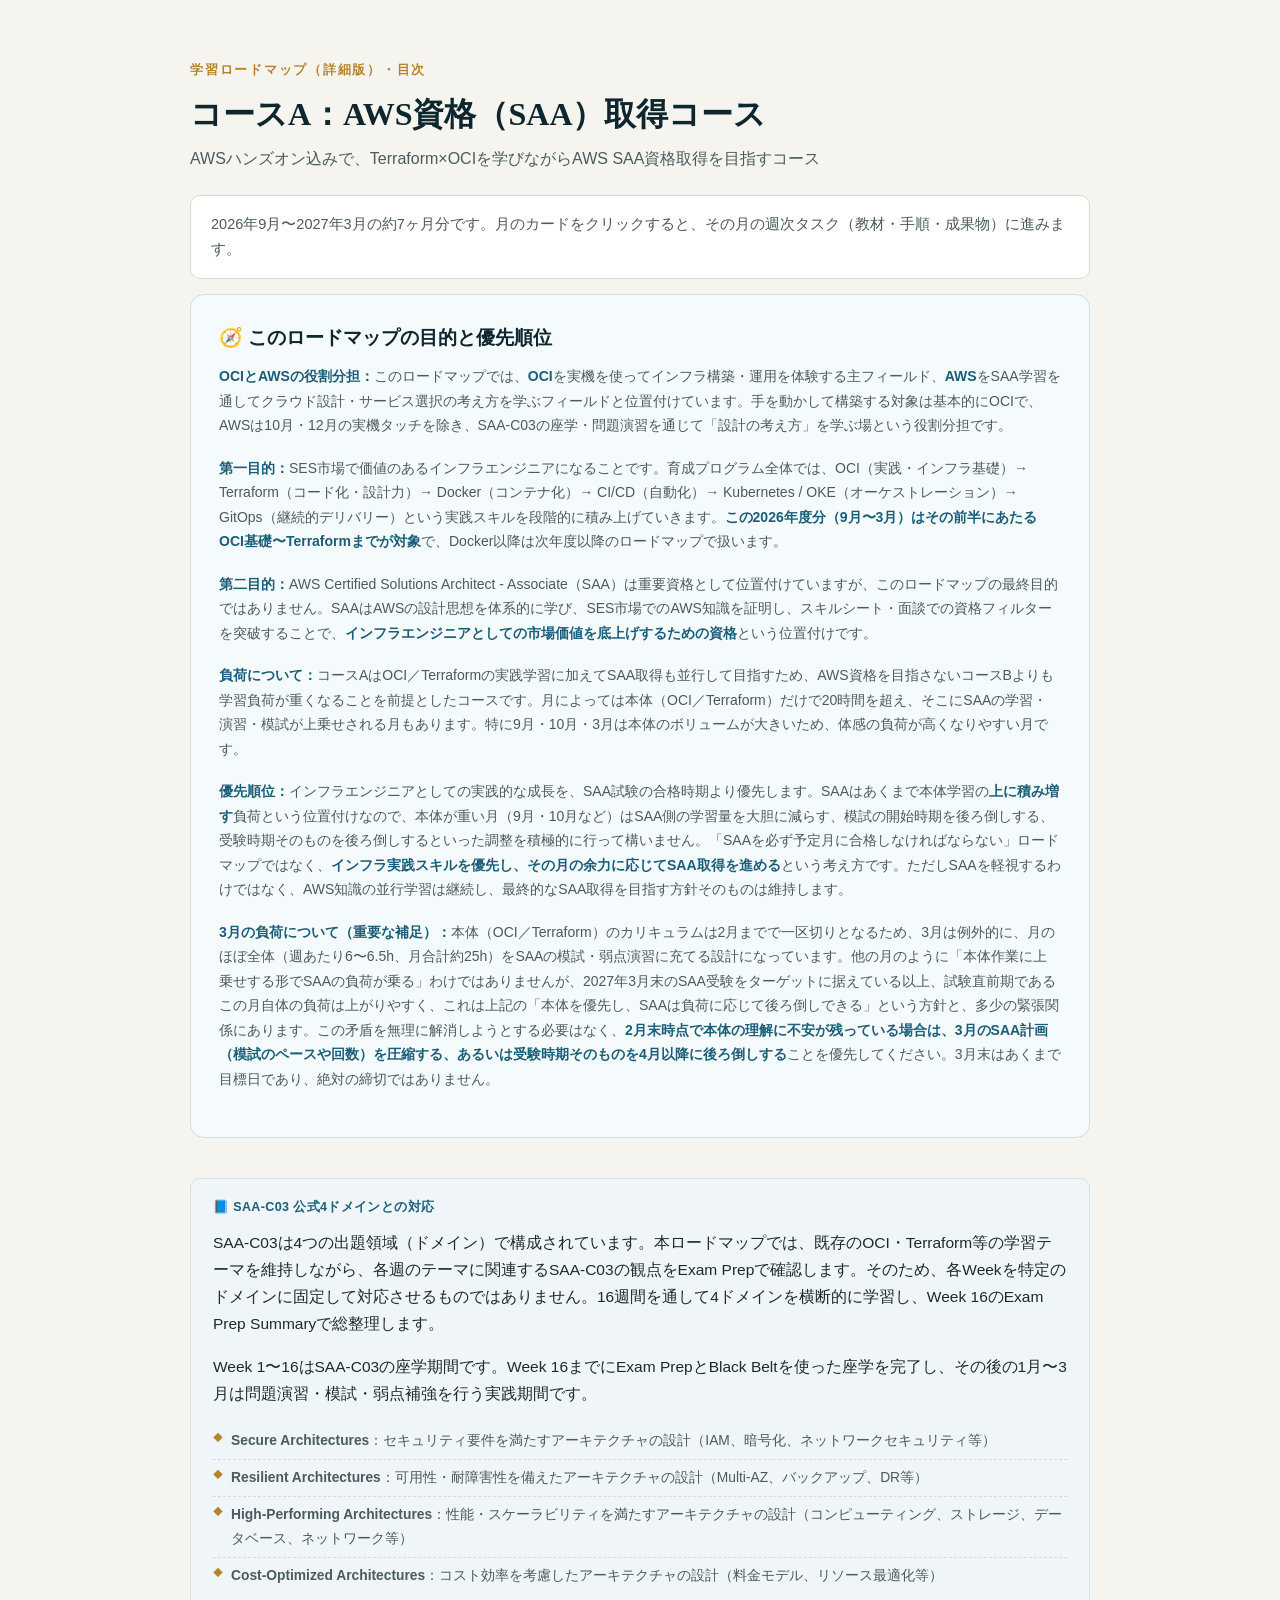
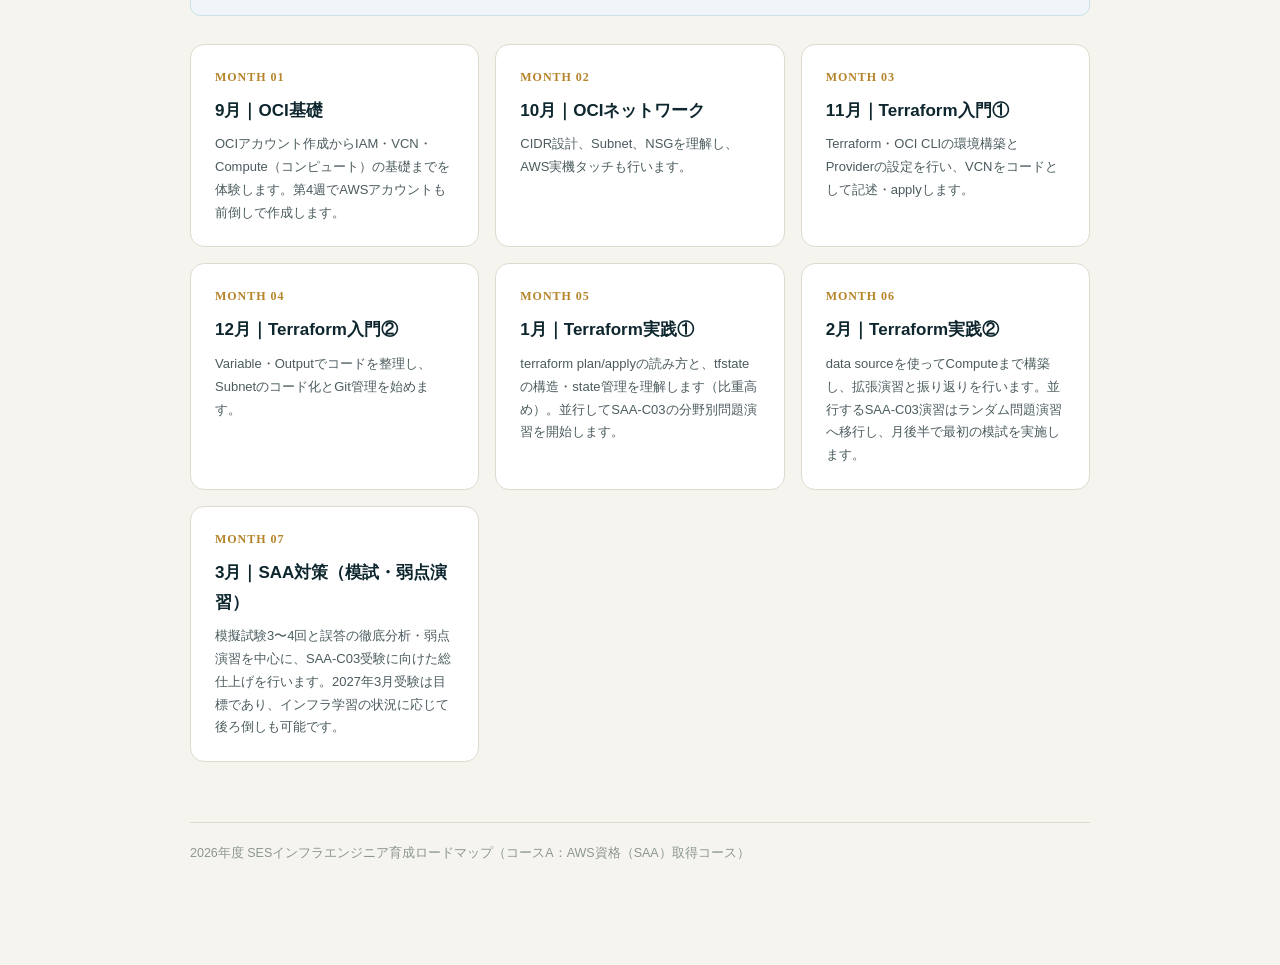
<file: index.html>
<!DOCTYPE html>
<html lang="ja">
<head>
<meta charset="UTF-8">
<meta name="viewport" content="width=device-width, initial-scale=1.0">
<title>コースA：AWS資格（SAA）取得コース｜2026年度 ロードマップ 目次</title>
<link rel="stylesheet" href="assets/style.css">
<style>
  .layout{display:block;}
  main{max-width:980px;margin:0 auto;padding:60px 40px 100px;}
</style>
</head>
<body>
<div class="layout">
  <main>
    <div class="doc-header">
      <div class="eyebrow">学習ロードマップ（詳細版）・目次</div>
      <h1>コースA：AWS資格（SAA）取得コース</h1>
      <p class="sub">AWSハンズオン込みで、Terraform×OCIを学びながらAWS SAA資格取得を目指すコース</p>
      <p class="lead">2026年9月〜2027年3月の約7ヶ月分です。月のカードをクリックすると、その月の週次タスク（教材・手順・成果物）に進みます。</p>
    </div>

    <div class="bb-guide">
      <div class="bb-guide-title">🧭 このロードマップの目的と優先順位</div>
      <p class="bb-guide-intro"><b>OCIとAWSの役割分担：</b>このロードマップでは、<b>OCI</b>を実機を使ってインフラ構築・運用を体験する主フィールド、<b>AWS</b>をSAA学習を通してクラウド設計・サービス選択の考え方を学ぶフィールドと位置付けています。手を動かして構築する対象は基本的にOCIで、AWSは10月・12月の実機タッチを除き、SAA-C03の座学・問題演習を通じて「設計の考え方」を学ぶ場という役割分担です。</p>
      <p class="bb-guide-intro"><b>第一目的：</b>SES市場で価値のあるインフラエンジニアになることです。育成プログラム全体では、OCI（実践・インフラ基礎）→ Terraform（コード化・設計力）→ Docker（コンテナ化）→ CI/CD（自動化）→ Kubernetes / OKE（オーケストレーション）→ GitOps（継続的デリバリー）という実践スキルを段階的に積み上げていきます。<b>この2026年度分（9月〜3月）はその前半にあたるOCI基礎〜Terraformまでが対象</b>で、Docker以降は次年度以降のロードマップで扱います。</p>
      <p class="bb-guide-intro"><b>第二目的：</b>AWS Certified Solutions Architect - Associate（SAA）は重要資格として位置付けていますが、このロードマップの最終目的ではありません。SAAはAWSの設計思想を体系的に学び、SES市場でのAWS知識を証明し、スキルシート・面談での資格フィルターを突破することで、<b>インフラエンジニアとしての市場価値を底上げするための資格</b>という位置付けです。</p>
      <p class="bb-guide-intro"><b>負荷について：</b>コースAはOCI／Terraformの実践学習に加えてSAA取得も並行して目指すため、AWS資格を目指さないコースBよりも学習負荷が重くなることを前提としたコースです。月によっては本体（OCI／Terraform）だけで20時間を超え、そこにSAAの学習・演習・模試が上乗せされる月もあります。特に9月・10月・3月は本体のボリュームが大きいため、体感の負荷が高くなりやすい月です。</p>
      <p class="bb-guide-intro"><b>優先順位：</b>インフラエンジニアとしての実践的な成長を、SAA試験の合格時期より優先します。SAAはあくまで本体学習の<b>上に積み増す</b>負荷という位置付けなので、本体が重い月（9月・10月など）はSAA側の学習量を大胆に減らす、模試の開始時期を後ろ倒しする、受験時期そのものを後ろ倒しするといった調整を積極的に行って構いません。「SAAを必ず予定月に合格しなければならない」ロードマップではなく、<b>インフラ実践スキルを優先し、その月の余力に応じてSAA取得を進める</b>という考え方です。ただしSAAを軽視するわけではなく、AWS知識の並行学習は継続し、最終的なSAA取得を目指す方針そのものは維持します。</p>
      <p class="bb-guide-intro"><b>3月の負荷について（重要な補足）：</b>本体（OCI／Terraform）のカリキュラムは2月までで一区切りとなるため、3月は例外的に、月のほぼ全体（週あたり6〜6.5h、月合計約25h）をSAAの模試・弱点演習に充てる設計になっています。他の月のように「本体作業に上乗せする形でSAAの負荷が乗る」わけではありませんが、2027年3月末のSAA受験をターゲットに据えている以上、試験直前期であるこの月自体の負荷は上がりやすく、これは上記の「本体を優先し、SAAは負荷に応じて後ろ倒しできる」という方針と、多少の緊張関係にあります。この矛盾を無理に解消しようとする必要はなく、<b>2月末時点で本体の理解に不安が残っている場合は、3月のSAA計画（模試のペースや回数）を圧縮する、あるいは受験時期そのものを4月以降に後ろ倒しする</b>ことを優先してください。3月末はあくまで目標日であり、絶対の締切ではありません。</p>
    </div>

    <div class="saa-block" style="margin-bottom:28px;">
      <div class="saa-label">📘 SAA-C03 公式4ドメインとの対応</div>
      <p class="bb-guide-intro" style="margin-top:0;">SAA-C03は4つの出題領域（ドメイン）で構成されています。本ロードマップでは、既存のOCI・Terraform等の学習テーマを維持しながら、各週のテーマに関連するSAA-C03の観点をExam Prepで確認します。そのため、各Weekを特定のドメインに固定して対応させるものではありません。16週間を通して4ドメインを横断的に学習し、Week 16のExam Prep Summaryで総整理します。</p>
      <p class="bb-guide-intro" style="margin-top:10px;">Week 1〜16はSAA-C03の座学期間です。Week 16までにExam PrepとBlack Beltを使った座学を完了し、その後の1月〜3月は問題演習・模試・弱点補強を行う実践期間です。</p>
      <ul class="materials" style="margin-top:10px;">
        <li><b>Secure Architectures</b>：セキュリティ要件を満たすアーキテクチャの設計（IAM、暗号化、ネットワークセキュリティ等）</li>
        <li><b>Resilient Architectures</b>：可用性・耐障害性を備えたアーキテクチャの設計（Multi-AZ、バックアップ、DR等）</li>
        <li><b>High-Performing Architectures</b>：性能・スケーラビリティを満たすアーキテクチャの設計（コンピューティング、ストレージ、データベース、ネットワーク等）</li>
        <li><b>Cost-Optimized Architectures</b>：コスト効率を考慮したアーキテクチャの設計（料金モデル、リソース最適化等）</li>
      </ul>
    </div>

    <div class="month-grid">
      <a class="month-card" href="2026-09.html">
          <div class="mnum">MONTH 01</div>
          <h3>9月｜OCI基礎</h3>
          <p>OCIアカウント作成からIAM・VCN・Compute（コンピュート）の基礎までを体験します。第4週でAWSアカウントも前倒しで作成します。</p>
        </a>
      <a class="month-card" href="2026-10.html">
          <div class="mnum">MONTH 02</div>
          <h3>10月｜OCIネットワーク</h3>
          <p>CIDR設計、Subnet、NSGを理解し、AWS実機タッチも行います。</p>
        </a>
      <a class="month-card" href="2026-11.html">
          <div class="mnum">MONTH 03</div>
          <h3>11月｜Terraform入門①</h3>
          <p>Terraform・OCI CLIの環境構築とProviderの設定を行い、VCNをコードとして記述・applyします。</p>
        </a>
      <a class="month-card" href="2026-12.html">
          <div class="mnum">MONTH 04</div>
          <h3>12月｜Terraform入門②</h3>
          <p>Variable・Outputでコードを整理し、Subnetのコード化とGit管理を始めます。</p>
        </a>
      <a class="month-card" href="2027-01.html">
          <div class="mnum">MONTH 05</div>
          <h3>1月｜Terraform実践①</h3>
          <p>terraform plan/applyの読み方と、tfstateの構造・state管理を理解します（比重高め）。並行してSAA-C03の分野別問題演習を開始します。</p>
        </a>
      <a class="month-card" href="2027-02.html">
          <div class="mnum">MONTH 06</div>
          <h3>2月｜Terraform実践②</h3>
          <p>data sourceを使ってComputeまで構築し、拡張演習と振り返りを行います。並行するSAA-C03演習はランダム問題演習へ移行し、月後半で最初の模試を実施します。</p>
        </a>
      <a class="month-card" href="2027-03.html">
          <div class="mnum">MONTH 07</div>
          <h3>3月｜SAA対策（模試・弱点演習）</h3>
          <p>模擬試験3〜4回と誤答の徹底分析・弱点演習を中心に、SAA-C03受験に向けた総仕上げを行います。2027年3月受験は目標であり、インフラ学習の状況に応じて後ろ倒しも可能です。</p>
        </a>
    </div>
    <footer>
      2026年度 SESインフラエンジニア育成ロードマップ（コースA：AWS資格（SAA）取得コース）
    </footer>
  </main>
</div>
</body>
</html>
</file>
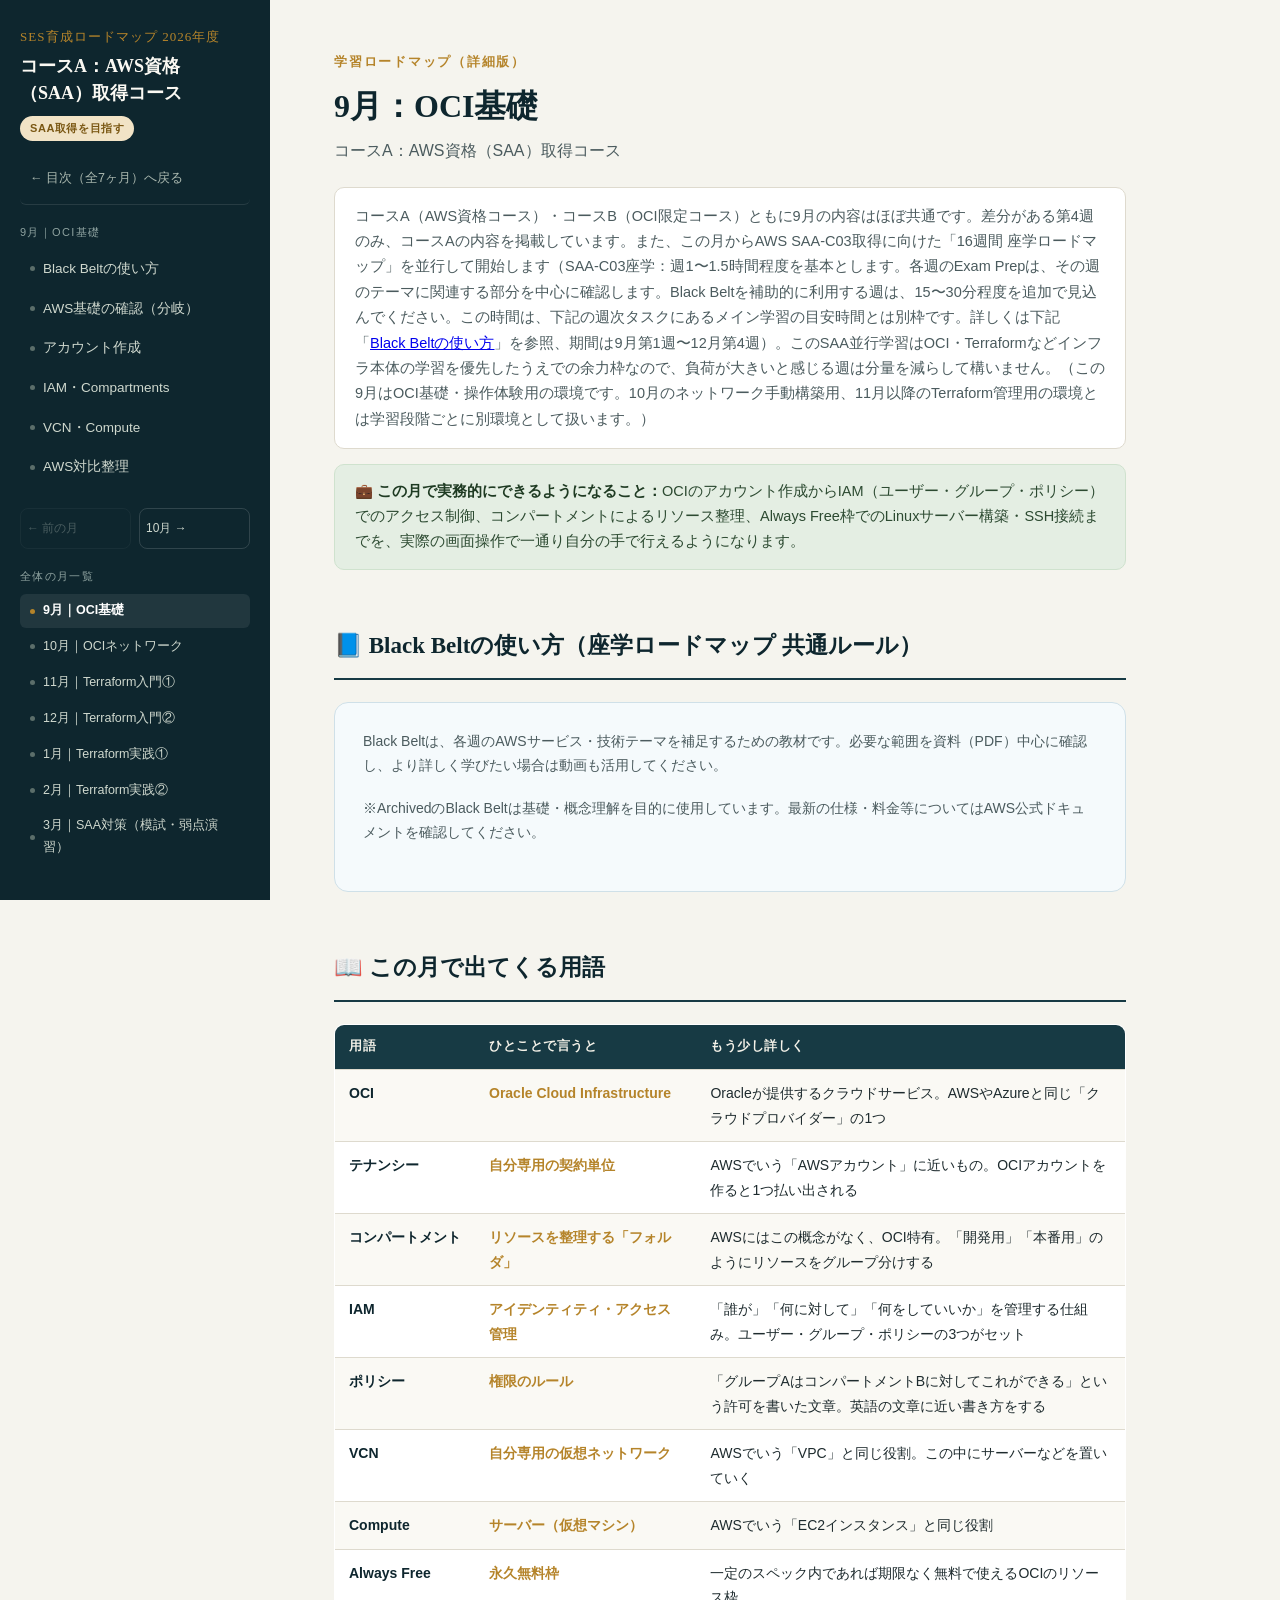
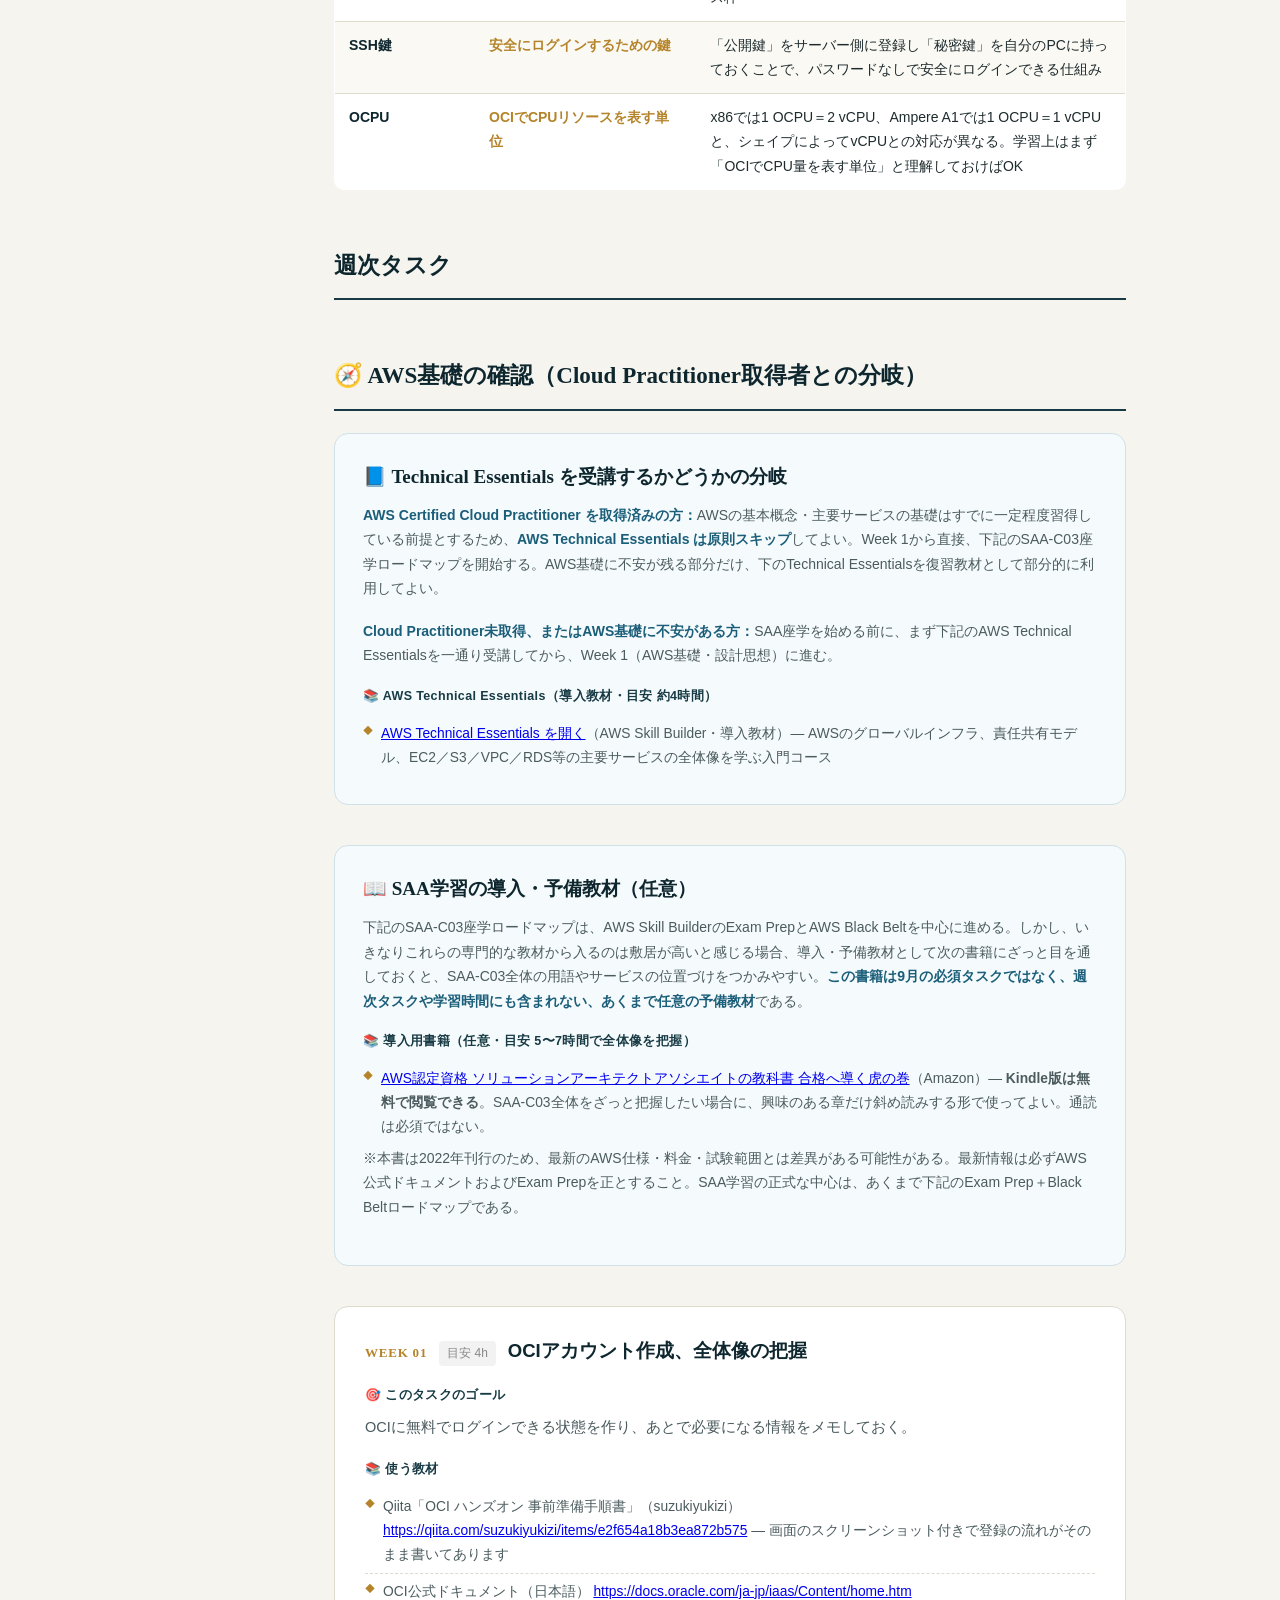
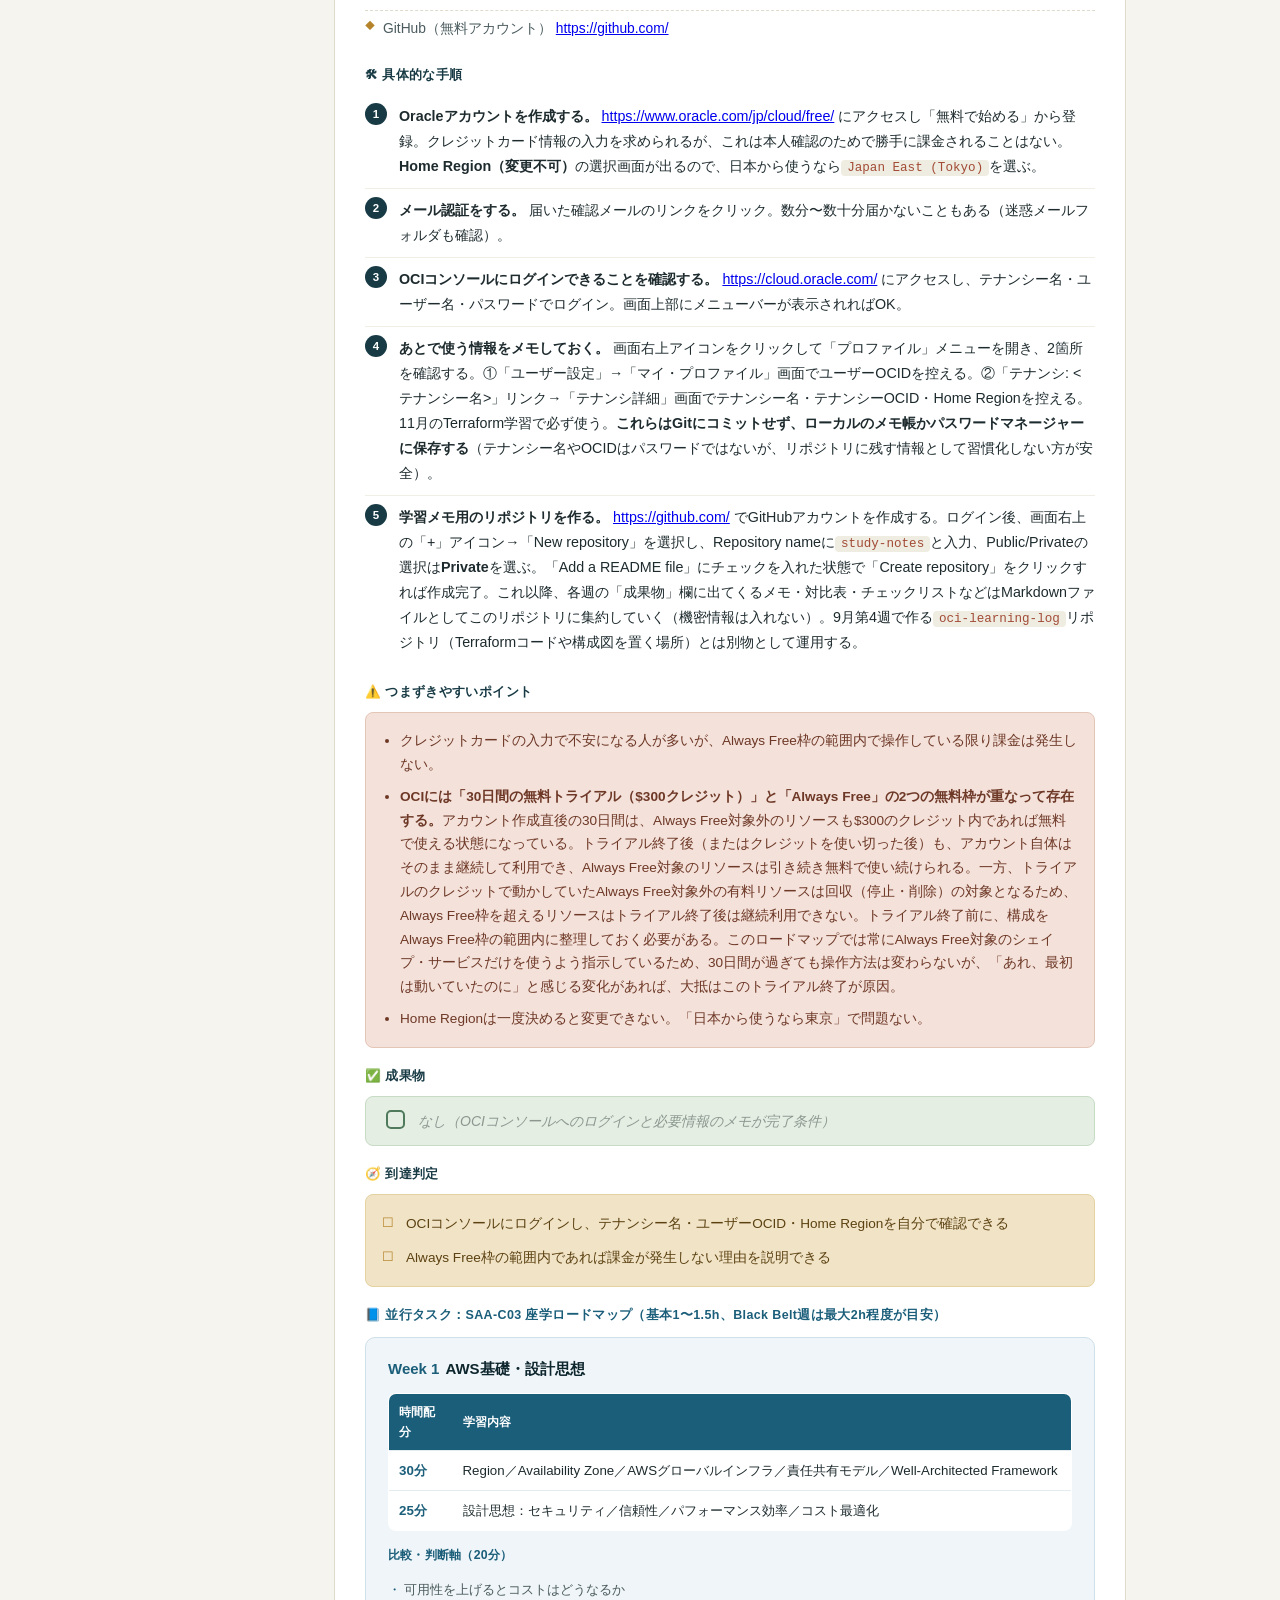
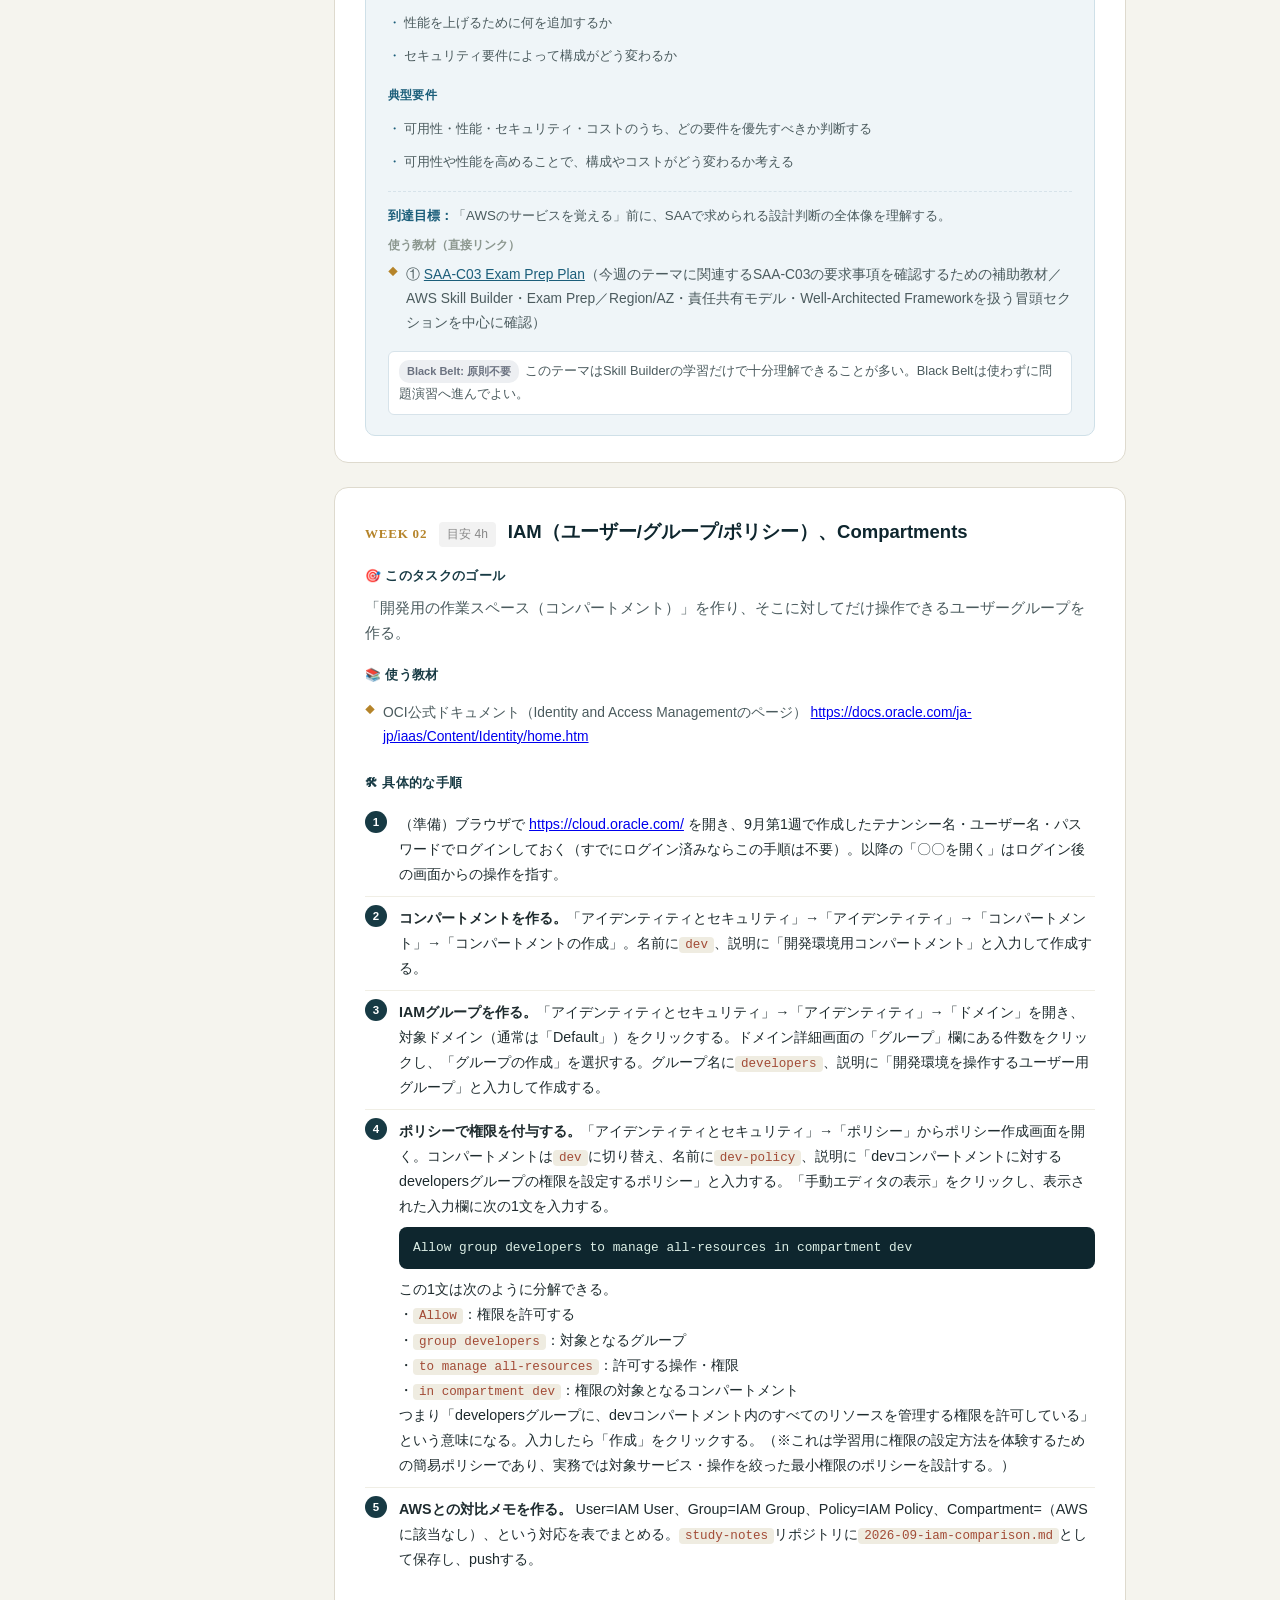
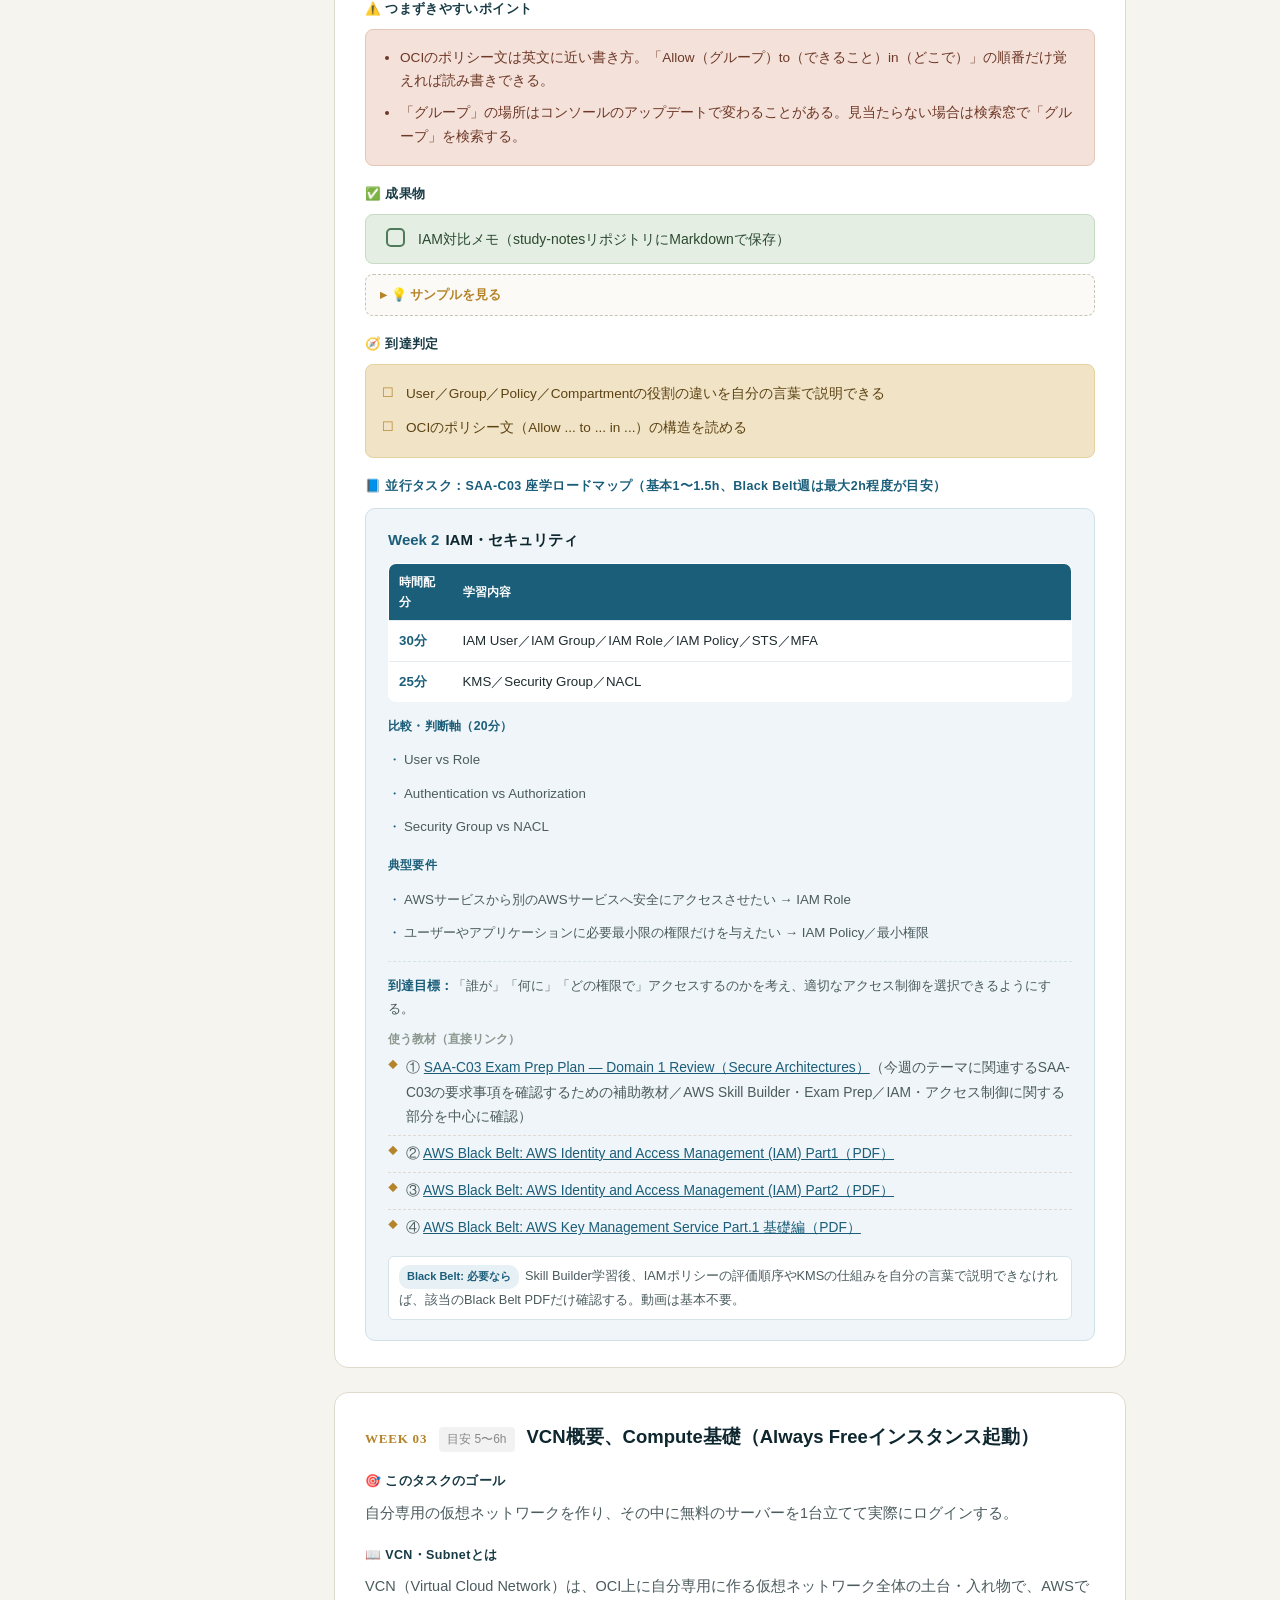
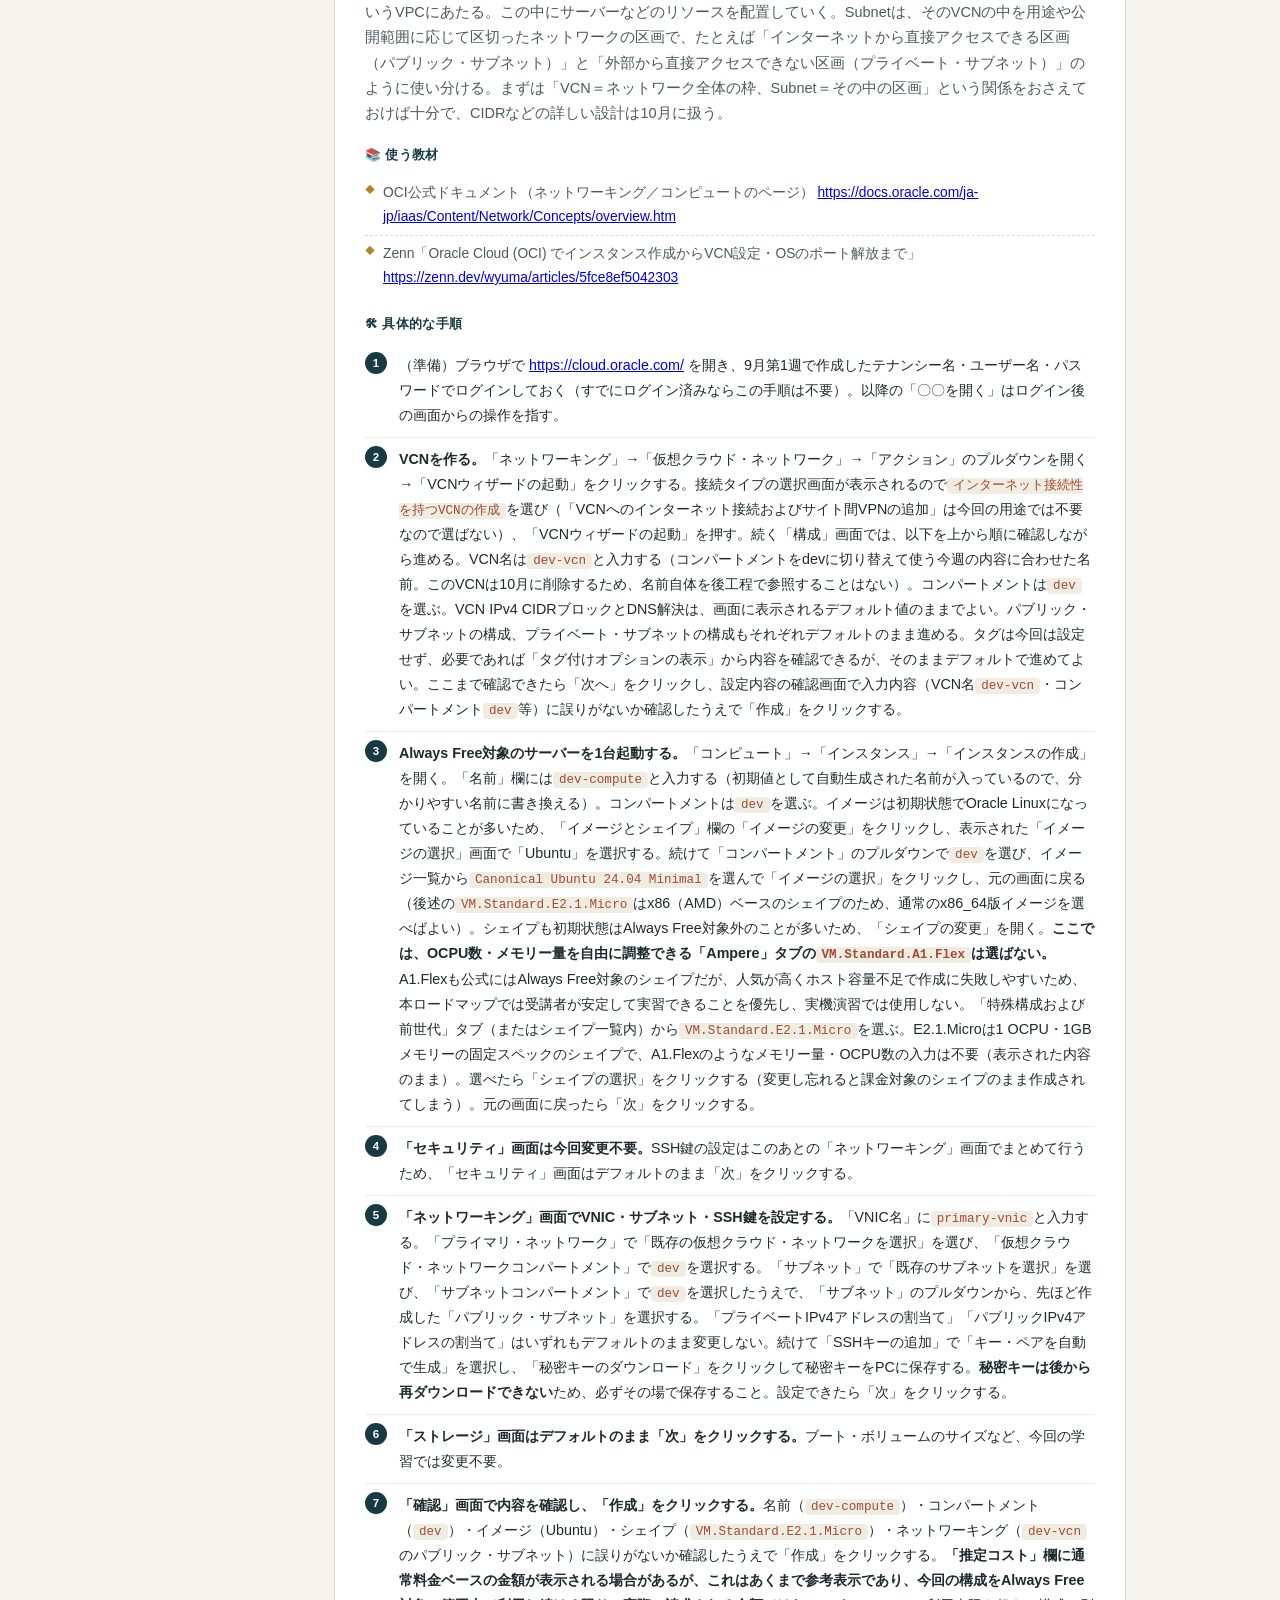
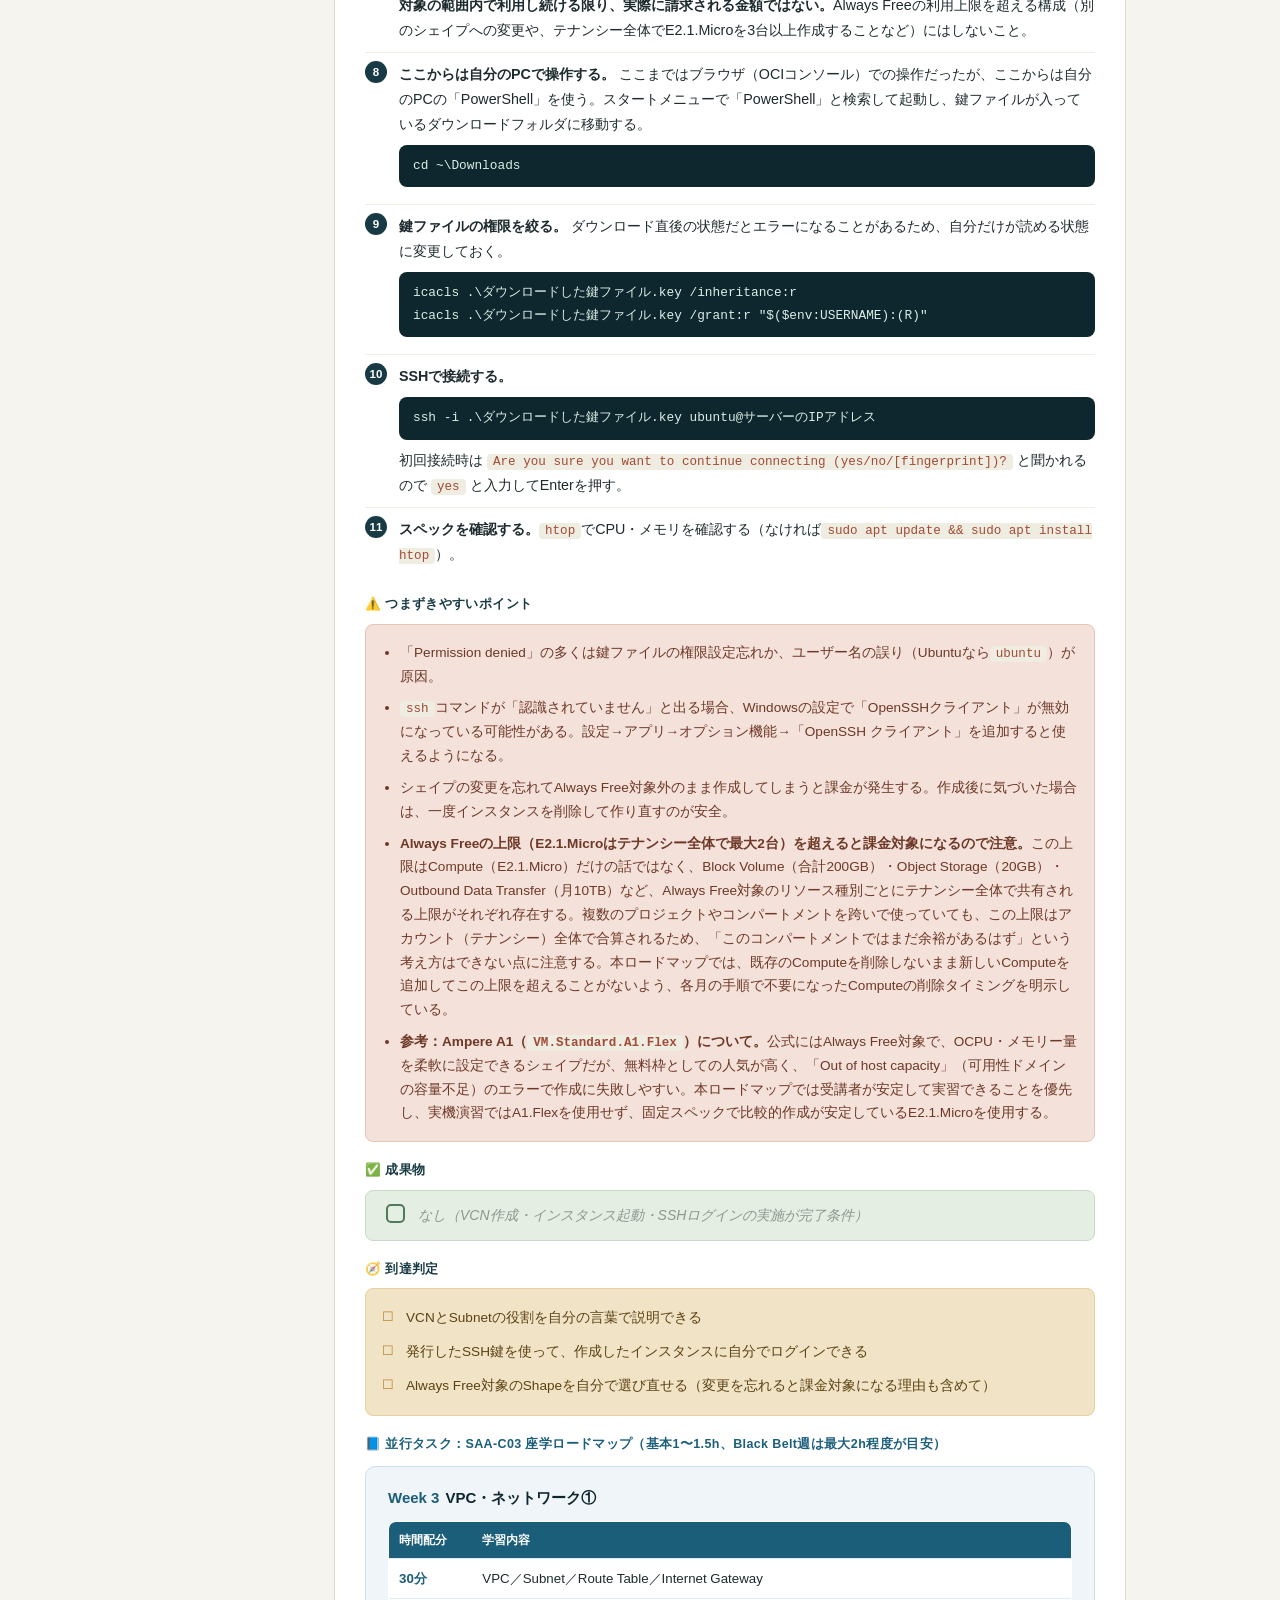
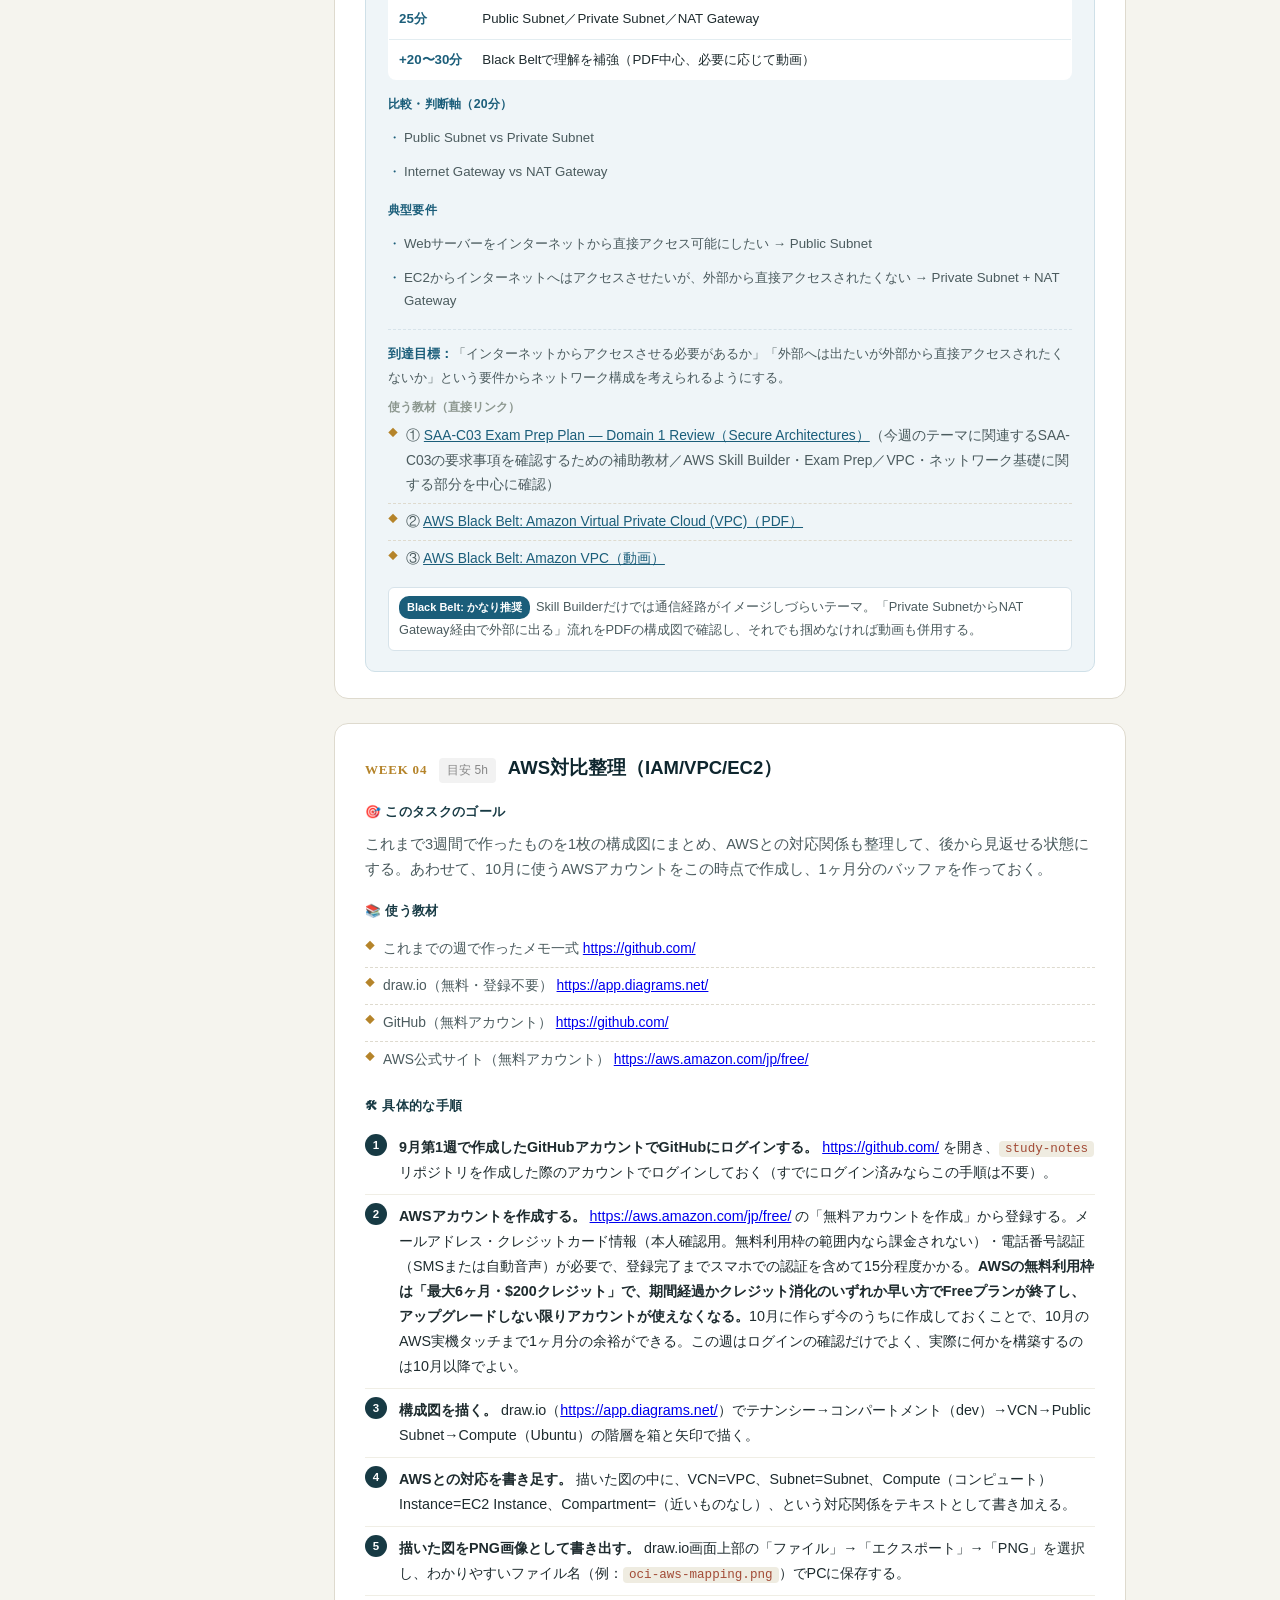
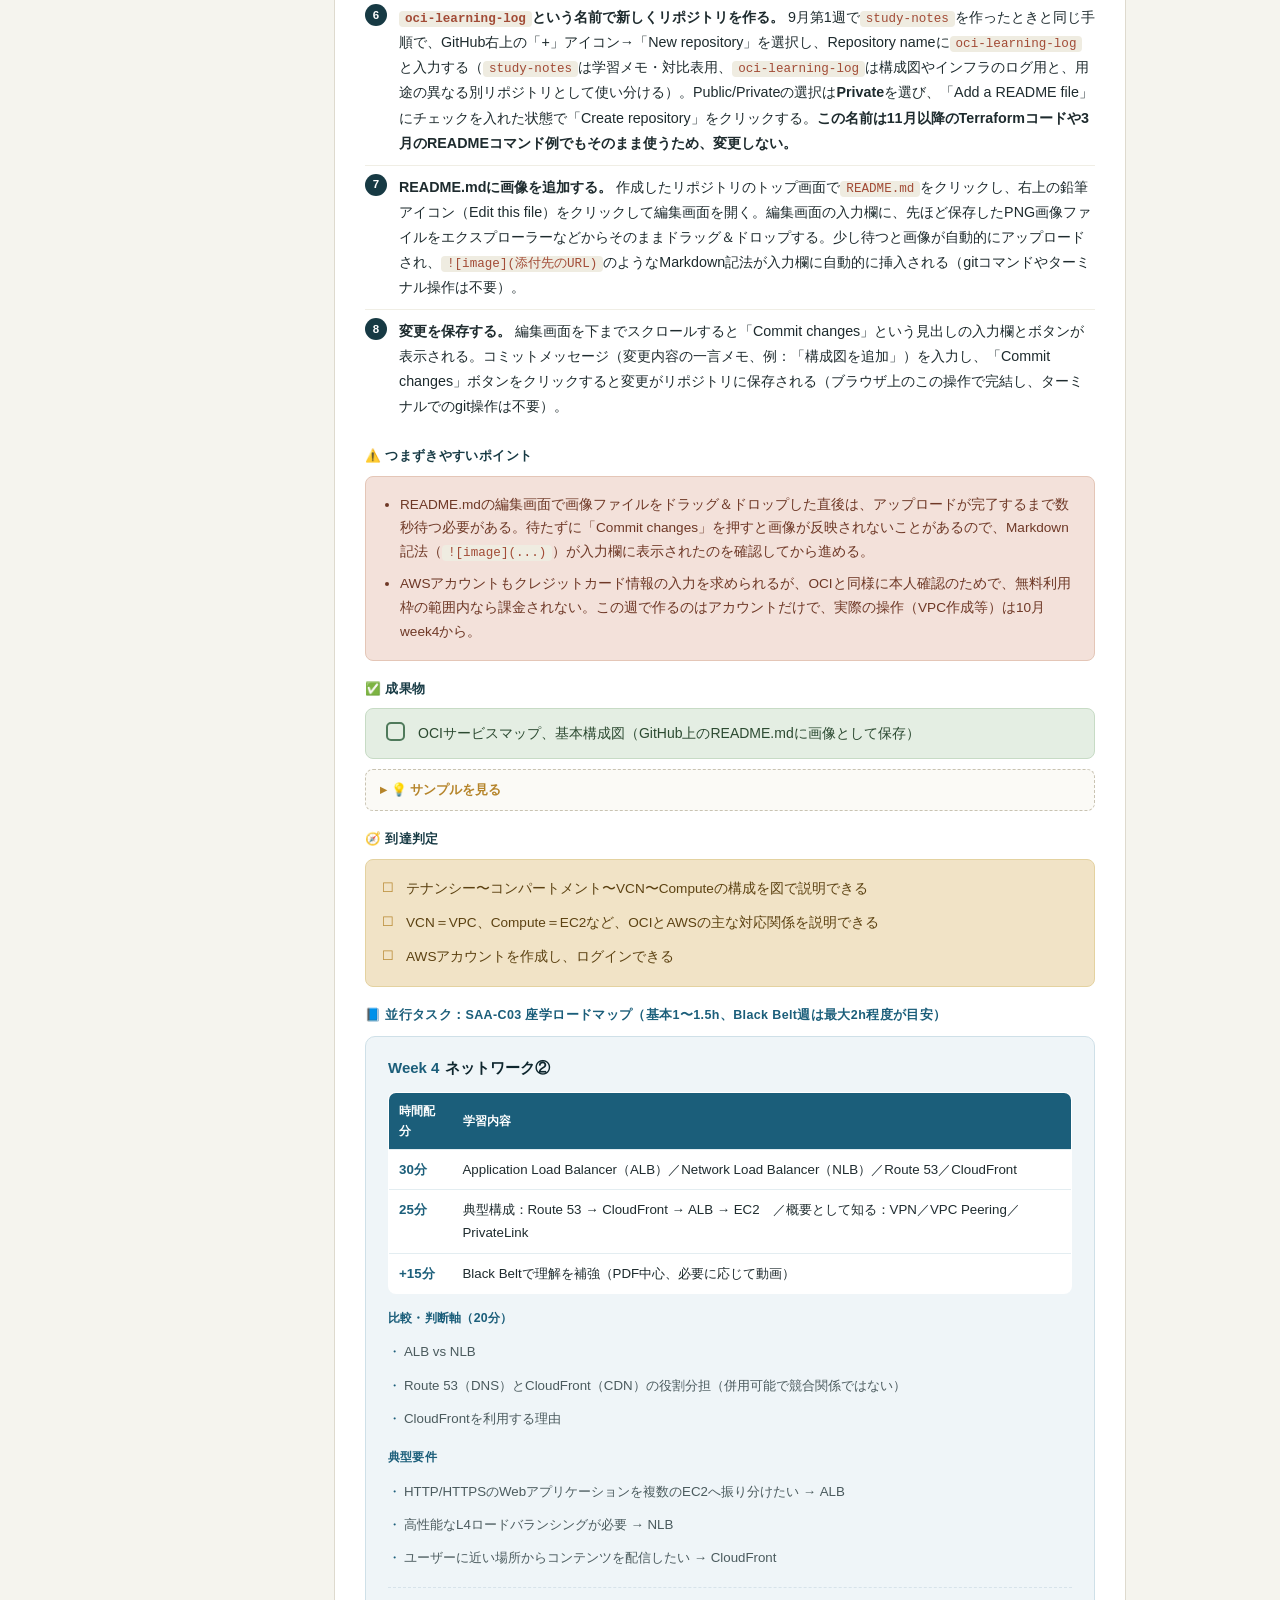
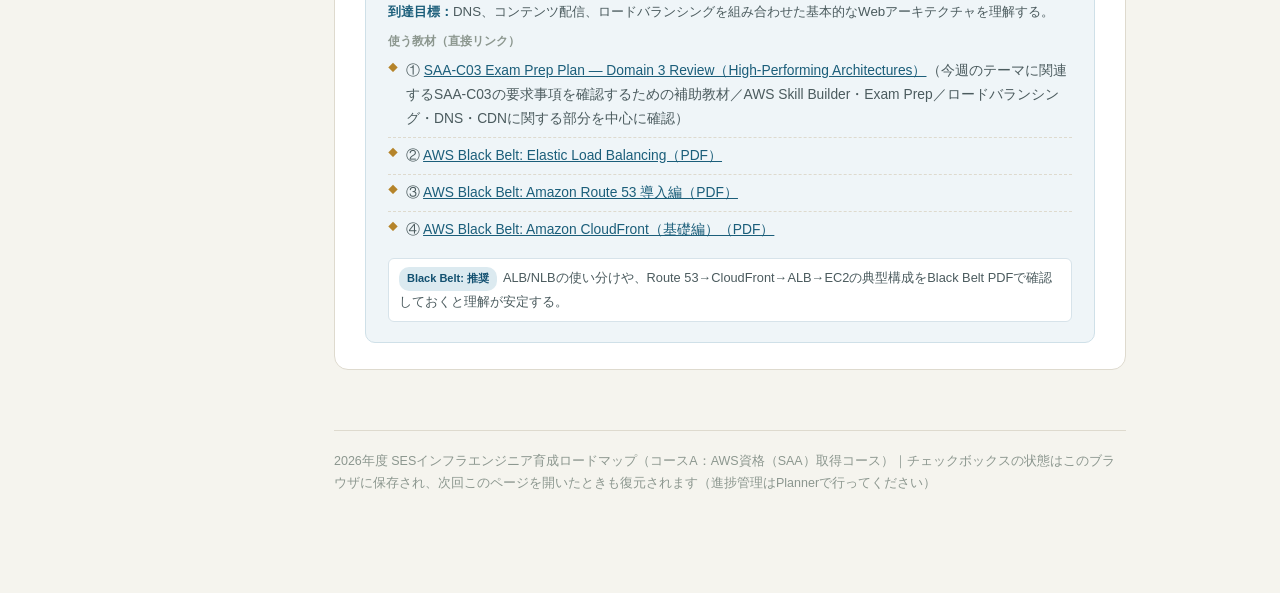
<file: 2026-09.html>
<!DOCTYPE html>
<html lang="ja">
<head>
<meta charset="UTF-8">
<meta name="viewport" content="width=device-width, initial-scale=1.0">
<title>コースA：AWS資格（SAA）取得コース｜9月：OCI基礎</title>
<link rel="stylesheet" href="assets/style.css">
</head>
<body>
<div class="layout">
  <aside class="sidebar">
    <div class="brand">SES育成ロードマップ 2026年度</div>
    <h1>コースA：AWS資格（SAA）取得コース</h1>
    <span class="course-badge a">SAA取得を目指す</span>
    <a class="back-index" href="index.html">← 目次（全7ヶ月）へ戻る</a>
    <div class="nav-group-label">9月｜OCI基礎</div>
    <nav><a href="#blackbelt-guide"><span class="dot"></span>Black Beltの使い方</a><a href="#cp-branch"><span class="dot"></span>AWS基礎の確認（分岐）</a><a href="#w1"><span class="dot"></span>アカウント作成</a><a href="#w2"><span class="dot"></span>IAM・Compartments</a><a href="#w3"><span class="dot"></span>VCN・Compute</a><a href="#w4"><span class="dot"></span>AWS対比整理</a></nav>
    <div class="prevnext"><a class="disabled">← 前の月</a><a href="2026-10.html">10月 →</a></div>
    <div class="nav-group-label">全体の月一覧</div>
    <nav class="month-nav"><a href="2026-09.html" class="current"><span class="dot"></span>9月｜OCI基礎</a><a href="2026-10.html"><span class="dot"></span>10月｜OCIネットワーク</a><a href="2026-11.html"><span class="dot"></span>11月｜Terraform入門①</a><a href="2026-12.html"><span class="dot"></span>12月｜Terraform入門②</a><a href="2027-01.html"><span class="dot"></span>1月｜Terraform実践①</a><a href="2027-02.html"><span class="dot"></span>2月｜Terraform実践②</a><a href="2027-03.html"><span class="dot"></span>3月｜SAA対策（模試・弱点演習）</a></nav>
  </aside>
  <main>
    <div class="doc-header">
      <div class="eyebrow">学習ロードマップ（詳細版）</div>
      <h1>9月：OCI基礎</h1>
      <p class="sub">コースA：AWS資格（SAA）取得コース</p>
      <p class="lead">コースA（AWS資格コース）・コースB（OCI限定コース）ともに9月の内容はほぼ共通です。差分がある第4週のみ、コースAの内容を掲載しています。また、この月からAWS SAA-C03取得に向けた「16週間 座学ロードマップ」を並行して開始します（SAA-C03座学：週1〜1.5時間程度を基本とします。各週のExam Prepは、その週のテーマに関連する部分を中心に確認します。Black Beltを補助的に利用する週は、15〜30分程度を追加で見込んでください。この時間は、下記の週次タスクにあるメイン学習の目安時間とは別枠です。詳しくは下記「<a href="#blackbelt-guide">Black Beltの使い方</a>」を参照、期間は9月第1週〜12月第4週）。このSAA並行学習はOCI・Terraformなどインフラ本体の学習を優先したうえでの余力枠なので、負荷が大きいと感じる週は分量を減らして構いません。（この9月はOCI基礎・操作体験用の環境です。10月のネットワーク手動構築用、11月以降のTerraform管理用の環境とは学習段階ごとに別環境として扱います。）</p>
      <p class="practical"><b>💼 この月で実務的にできるようになること：</b>OCIのアカウント作成からIAM（ユーザー・グループ・ポリシー）でのアクセス制御、コンパートメントによるリソース整理、Always Free枠でのLinuxサーバー構築・SSH接続までを、実際の画面操作で一通り自分の手で行えるようになります。</p>
    </div>

    <h2 class="section-title" id="blackbelt-guide">📘 Black Beltの使い方（座学ロードマップ 共通ルール）</h2>
    <div class="bb-guide">
      <p class="bb-guide-intro">Black Beltは、各週のAWSサービス・技術テーマを補足するための教材です。必要な範囲を資料（PDF）中心に確認し、より詳しく学びたい場合は動画も活用してください。</p>
      <p class="bb-guide-intro" style="margin-top:10px;">※ArchivedのBlack Beltは基礎・概念理解を目的に使用しています。最新の仕様・料金等についてはAWS公式ドキュメントを確認してください。</p>
    </div>

    <h2 class="section-title" id="glossary">📖 この月で出てくる用語</h2>
    <table class="glossary">
      <tr><th style="width:14%">用語</th><th style="width:28%">ひとことで言うと</th><th>もう少し詳しく</th></tr>
      <tr><td class="term">OCI</td><td class="short">Oracle Cloud Infrastructure</td><td>Oracleが提供するクラウドサービス。AWSやAzureと同じ「クラウドプロバイダー」の1つ</td></tr><tr><td class="term">テナンシー</td><td class="short">自分専用の契約単位</td><td>AWSでいう「AWSアカウント」に近いもの。OCIアカウントを作ると1つ払い出される</td></tr><tr><td class="term">コンパートメント</td><td class="short">リソースを整理する「フォルダ」</td><td>AWSにはこの概念がなく、OCI特有。「開発用」「本番用」のようにリソースをグループ分けする</td></tr><tr><td class="term">IAM</td><td class="short">アイデンティティ・アクセス管理</td><td>「誰が」「何に対して」「何をしていいか」を管理する仕組み。ユーザー・グループ・ポリシーの3つがセット</td></tr><tr><td class="term">ポリシー</td><td class="short">権限のルール</td><td>「グループAはコンパートメントBに対してこれができる」という許可を書いた文章。英語の文章に近い書き方をする</td></tr><tr><td class="term">VCN</td><td class="short">自分専用の仮想ネットワーク</td><td>AWSでいう「VPC」と同じ役割。この中にサーバーなどを置いていく</td></tr><tr><td class="term">Compute</td><td class="short">サーバー（仮想マシン）</td><td>AWSでいう「EC2インスタンス」と同じ役割</td></tr><tr><td class="term">Always Free</td><td class="short">永久無料枠</td><td>一定のスペック内であれば期限なく無料で使えるOCIのリソース枠</td></tr><tr><td class="term">SSH鍵</td><td class="short">安全にログインするための鍵</td><td>「公開鍵」をサーバー側に登録し「秘密鍵」を自分のPCに持っておくことで、パスワードなしで安全にログインできる仕組み</td></tr><tr><td class="term">OCPU</td><td class="short">OCIでCPUリソースを表す単位</td><td>x86では1 OCPU＝2 vCPU、Ampere A1では1 OCPU＝1 vCPUと、シェイプによってvCPUとの対応が異なる。学習上はまず「OCIでCPU量を表す単位」と理解しておけばOK</td></tr>
    </table>

    <h2 class="section-title">週次タスク</h2>
    
    <h2 class="section-title" id="cp-branch">🧭 AWS基礎の確認（Cloud Practitioner取得者との分岐）</h2>
    <div class="bb-guide">
      <div class="bb-guide-title">📘 Technical Essentials を受講するかどうかの分岐</div>
      <p class="bb-guide-intro"><b>AWS Certified Cloud Practitioner を取得済みの方：</b>AWSの基本概念・主要サービスの基礎はすでに一定程度習得している前提とするため、<b>AWS Technical Essentials は原則スキップ</b>してよい。Week 1から直接、下記のSAA-C03座学ロードマップを開始する。AWS基礎に不安が残る部分だけ、下のTechnical Essentialsを復習教材として部分的に利用してよい。</p>
      <p class="bb-guide-intro"><b>Cloud Practitioner未取得、またはAWS基礎に不安がある方：</b>SAA座学を始める前に、まず下記のAWS Technical Essentialsを一通り受講してから、Week 1（AWS基礎・設計思想）に進む。</p>
      <div class="block">
        <div class="block-label">📚 AWS Technical Essentials（導入教材・目安 約4時間）</div>
        <ul class="materials"><li><a href="https://skillbuilder.aws/learn/K8C2FNZM6X/aws-technical-essentials-/PG9A5GNNDB" target="_blank" rel="noopener">AWS Technical Essentials を開く</a>（AWS Skill Builder・導入教材）— AWSのグローバルインフラ、責任共有モデル、EC2／S3／VPC／RDS等の主要サービスの全体像を学ぶ入門コース</li></ul>
      </div>
    </div>
    <div class="bb-guide">
      <div class="bb-guide-title">📖 SAA学習の導入・予備教材（任意）</div>
      <p class="bb-guide-intro">下記のSAA-C03座学ロードマップは、AWS Skill BuilderのExam PrepとAWS Black Beltを中心に進める。しかし、いきなりこれらの専門的な教材から入るのは敷居が高いと感じる場合、導入・予備教材として次の書籍にざっと目を通しておくと、SAA-C03全体の用語やサービスの位置づけをつかみやすい。<b>この書籍は9月の必須タスクではなく、週次タスクや学習時間にも含まれない、あくまで任意の予備教材</b>である。</p>
      <div class="block">
        <div class="block-label">📚 導入用書籍（任意・目安 5〜7時間で全体像を把握）</div>
        <ul class="materials"><li><a href="https://www.amazon.co.jp/dp/B0BCPNZ9GJ" target="_blank" rel="noopener">AWS認定資格 ソリューションアーキテクトアソシエイトの教科書 合格へ導く虎の巻</a>（Amazon）— <b>Kindle版は無料で閲覧できる</b>。SAA-C03全体をざっと把握したい場合に、興味のある章だけ斜め読みする形で使ってよい。通読は必須ではない。</li></ul>
      </div>
      <p class="bb-guide-intro">※本書は2022年刊行のため、最新のAWS仕様・料金・試験範囲とは差異がある可能性がある。最新情報は必ずAWS公式ドキュメントおよびExam Prepを正とすること。SAA学習の正式な中心は、あくまで下記のExam Prep＋Black Beltロードマップである。</p>
    </div>
    <div class="week" id="w1">
      <div class="week-head"><span class="week-num">WEEK 01</span><span class="week-hours">目安 4h</span><h3>OCIアカウント作成、全体像の把握</h3></div>
      <div class="block">
        <div class="block-label">🎯 このタスクのゴール</div>
        <div class="goal-text">OCIに無料でログインできる状態を作り、あとで必要になる情報をメモしておく。</div>
      </div>
      <div class="block">
        <div class="block-label">📚 使う教材</div>
        <ul class="materials"><li>Qiita「OCI ハンズオン 事前準備手順書」（suzukiyukizi） <a href="https://qiita.com/suzukiyukizi/items/e2f654a18b3ea872b575" target="_blank" rel="noopener">https://qiita.com/suzukiyukizi/items/e2f654a18b3ea872b575</a> ― 画面のスクリーンショット付きで登録の流れがそのまま書いてあります</li><li>OCI公式ドキュメント（日本語） <a href="https://docs.oracle.com/ja-jp/iaas/Content/home.htm" target="_blank" rel="noopener">https://docs.oracle.com/ja-jp/iaas/Content/home.htm</a></li><li>GitHub（無料アカウント） <a href="https://github.com/" target="_blank" rel="noopener">https://github.com/</a></li></ul>
      </div>
      <div class="block">
        <div class="block-label">🛠 具体的な手順</div>
        <ol class="steps"><li><b>Oracleアカウントを作成する。</b> <a href="https://www.oracle.com/jp/cloud/free/" target="_blank" rel="noopener">https://www.oracle.com/jp/cloud/free/</a> にアクセスし「無料で始める」から登録。クレジットカード情報の入力を求められるが、これは本人確認のためで勝手に課金されることはない。<b>Home Region（変更不可）</b>の選択画面が出るので、日本から使うなら<code class="inline">Japan East (Tokyo)</code>を選ぶ。</li><li><b>メール認証をする。</b> 届いた確認メールのリンクをクリック。数分〜数十分届かないこともある（迷惑メールフォルダも確認）。</li><li><b>OCIコンソールにログインできることを確認する。</b> <a href="https://cloud.oracle.com/" target="_blank" rel="noopener">https://cloud.oracle.com/</a> にアクセスし、テナンシー名・ユーザー名・パスワードでログイン。画面上部にメニューバーが表示されればOK。</li><li><b>あとで使う情報をメモしておく。</b> 画面右上アイコンをクリックして「プロファイル」メニューを開き、2箇所を確認する。①「ユーザー設定」→「マイ・プロファイル」画面でユーザーOCIDを控える。②「テナンシ: &lt;テナンシー名&gt;」リンク→「テナンシ詳細」画面でテナンシー名・テナンシーOCID・Home Regionを控える。11月のTerraform学習で必ず使う。<b>これらはGitにコミットせず、ローカルのメモ帳かパスワードマネージャーに保存する</b>（テナンシー名やOCIDはパスワードではないが、リポジトリに残す情報として習慣化しない方が安全）。</li><li><b>学習メモ用のリポジトリを作る。</b> <a href="https://github.com/" target="_blank" rel="noopener">https://github.com/</a> でGitHubアカウントを作成する。ログイン後、画面右上の「+」アイコン→「New repository」を選択し、Repository nameに<code class="inline">study-notes</code>と入力、Public/Privateの選択は<b>Private</b>を選ぶ。「Add a README file」にチェックを入れた状態で「Create repository」をクリックすれば作成完了。これ以降、各週の「成果物」欄に出てくるメモ・対比表・チェックリストなどはMarkdownファイルとしてこのリポジトリに集約していく（機密情報は入れない）。9月第4週で作る<code class="inline">oci-learning-log</code>リポジトリ（Terraformコードや構成図を置く場所）とは別物として運用する。</li></ol>
      </div>
      <div class="block">
        <div class="block-label">⚠️ つまずきやすいポイント</div>
        <div class="warn-box"><ul><li>クレジットカードの入力で不安になる人が多いが、Always Free枠の範囲内で操作している限り課金は発生しない。</li><li><b>OCIには「30日間の無料トライアル（$300クレジット）」と「Always Free」の2つの無料枠が重なって存在する。</b>アカウント作成直後の30日間は、Always Free対象外のリソースも$300のクレジット内であれば無料で使える状態になっている。トライアル終了後（またはクレジットを使い切った後）も、アカウント自体はそのまま継続して利用でき、Always Free対象のリソースは引き続き無料で使い続けられる。一方、トライアルのクレジットで動かしていたAlways Free対象外の有料リソースは回収（停止・削除）の対象となるため、Always Free枠を超えるリソースはトライアル終了後は継続利用できない。トライアル終了前に、構成をAlways Free枠の範囲内に整理しておく必要がある。このロードマップでは常にAlways Free対象のシェイプ・サービスだけを使うよう指示しているため、30日間が過ぎても操作方法は変わらないが、「あれ、最初は動いていたのに」と感じる変化があれば、大抵はこのトライアル終了が原因。</li><li>Home Regionは一度決めると変更できない。「日本から使うなら東京」で問題ない。</li></ul></div>
      </div>
      <div class="block">
        <div class="block-label">✅ 成果物</div>
        <label class="deliverable" data-key="w1"><input type="checkbox"><span class="dtext"><span class="dnone">なし（OCIコンソールへのログインと必要情報のメモが完了条件）</span></span></label>
        
      </div>
      <div class="block">
        <div class="block-label">🧭 到達判定</div>
        <div class="criteria-box"><ul><li>OCIコンソールにログインし、テナンシー名・ユーザーOCID・Home Regionを自分で確認できる</li><li>Always Free枠の範囲内であれば課金が発生しない理由を説明できる</li></ul></div>
      </div>
    <div class="block"><div class="block-label saa-label">📘 並行タスク：SAA-C03 座学ロードマップ（基本1〜1.5h、Black Belt週は最大2h程度が目安）</div><div class="saa-block"><div class="saa-theme"><span class="saa-week-num">Week 1</span>AWS基礎・設計思想</div><table class="saa-breakdown"><tr><th style="width:64px">時間配分</th><th>学習内容</th></tr><tr><td class="time">30分</td><td>Region／Availability Zone／AWSグローバルインフラ／責任共有モデル／Well-Architected Framework</td></tr><tr><td class="time">25分</td><td>設計思想：セキュリティ／信頼性／パフォーマンス効率／コスト最適化</td></tr></table><div class="saa-sub">比較・判断軸（20分）</div><ul class="saa-req"><li>可用性を上げるとコストはどうなるか</li><li>性能を上げるために何を追加するか</li><li>セキュリティ要件によって構成がどう変わるか</li></ul><div class="saa-sub">典型要件</div><ul class="saa-req"><li>可用性・性能・セキュリティ・コストのうち、どの要件を優先すべきか判断する</li><li>可用性や性能を高めることで、構成やコストがどう変わるか考える</li></ul><div class="saa-goal"><b>到達目標：</b>「AWSのサービスを覚える」前に、SAAで求められる設計判断の全体像を理解する。</div><div class="saa-material"><b>使う教材（直接リンク）</b><ul class="materials"><li>① <a href="https://skillbuilder.aws/learn/QGYYVHXTYQ/exam-prep-overview-aws-certified-solutions-architect--associate-saac03--/45JVAAJ23W?parentId=5ES5T3BM13" target="_blank" rel="noopener">SAA-C03 Exam Prep Plan</a>（今週のテーマに関連するSAA-C03の要求事項を確認するための補助教材／AWS Skill Builder・Exam Prep／Region/AZ・責任共有モデル・Well-Architected Frameworkを扱う冒頭セクションを中心に確認）</li></ul></div><div class="saa-blackbelt"><span class="bb-level none">Black Belt: 原則不要</span>このテーマはSkill Builderの学習だけで十分理解できることが多い。Black Beltは使わずに問題演習へ進んでよい。</div></div></div></div>
    <div class="week" id="w2">
      <div class="week-head"><span class="week-num">WEEK 02</span><span class="week-hours">目安 4h</span><h3>IAM（ユーザー/グループ/ポリシー）、Compartments</h3></div>
      <div class="block">
        <div class="block-label">🎯 このタスクのゴール</div>
        <div class="goal-text">「開発用の作業スペース（コンパートメント）」を作り、そこに対してだけ操作できるユーザーグループを作る。</div>
      </div>
      <div class="block">
        <div class="block-label">📚 使う教材</div>
        <ul class="materials"><li>OCI公式ドキュメント（Identity and Access Managementのページ） <a href="https://docs.oracle.com/ja-jp/iaas/Content/Identity/home.htm" target="_blank" rel="noopener">https://docs.oracle.com/ja-jp/iaas/Content/Identity/home.htm</a></li></ul>
      </div>
      <div class="block">
        <div class="block-label">🛠 具体的な手順</div>
        <ol class="steps"><li>（準備）ブラウザで <a href="https://cloud.oracle.com/" target="_blank" rel="noopener">https://cloud.oracle.com/</a> を開き、9月第1週で作成したテナンシー名・ユーザー名・パスワードでログインしておく（すでにログイン済みならこの手順は不要）。以降の「〇〇を開く」はログイン後の画面からの操作を指す。</li><li><b>コンパートメントを作る。</b>「アイデンティティとセキュリティ」→「アイデンティティ」→「コンパートメント」→「コンパートメントの作成」。名前に<code class="inline">dev</code>、説明に「開発環境用コンパートメント」と入力して作成する。</li><li><b>IAMグループを作る。</b>「アイデンティティとセキュリティ」→「アイデンティティ」→「ドメイン」を開き、対象ドメイン（通常は「Default」）をクリックする。ドメイン詳細画面の「グループ」欄にある件数をクリックし、「グループの作成」を選択する。グループ名に<code class="inline">developers</code>、説明に「開発環境を操作するユーザー用グループ」と入力して作成する。</li><li><b>ポリシーで権限を付与する。</b>「アイデンティティとセキュリティ」→「ポリシー」からポリシー作成画面を開く。コンパートメントは<code class="inline">dev</code>に切り替え、名前に<code class="inline">dev-policy</code>、説明に「devコンパートメントに対するdevelopersグループの権限を設定するポリシー」と入力する。「手動エディタの表示」をクリックし、表示された入力欄に次の1文を入力する。<div class="cmd">Allow group developers to manage all-resources in compartment dev</div>この1文は次のように分解できる。<br>・<code class="inline">Allow</code>：権限を許可する<br>・<code class="inline">group developers</code>：対象となるグループ<br>・<code class="inline">to manage all-resources</code>：許可する操作・権限<br>・<code class="inline">in compartment dev</code>：権限の対象となるコンパートメント<br>つまり「developersグループに、devコンパートメント内のすべてのリソースを管理する権限を許可している」という意味になる。入力したら「作成」をクリックする。（※これは学習用に権限の設定方法を体験するための簡易ポリシーであり、実務では対象サービス・操作を絞った最小権限のポリシーを設計する。）</li><li><b>AWSとの対比メモを作る。</b> User=IAM User、Group=IAM Group、Policy=IAM Policy、Compartment=（AWSに該当なし）、という対応を表でまとめる。<code class="inline">study-notes</code>リポジトリに<code class="inline">2026-09-iam-comparison.md</code>として保存し、pushする。</li></ol>
      </div>
      <div class="block">
        <div class="block-label">⚠️ つまずきやすいポイント</div>
        <div class="warn-box"><ul><li>OCIのポリシー文は英文に近い書き方。「Allow（グループ）to（できること）in（どこで）」の順番だけ覚えれば読み書きできる。</li><li>「グループ」の場所はコンソールのアップデートで変わることがある。見当たらない場合は検索窓で「グループ」を検索する。</li></ul></div>
      </div>
      <div class="block">
        <div class="block-label">✅ 成果物</div>
        <label class="deliverable" data-key="w2"><input type="checkbox"><span class="dtext">IAM対比メモ（study-notesリポジトリにMarkdownで保存）</span></label>
        
        <details class="sample-box">
          <summary>💡 サンプルを見る</summary>
          <div class="sample-content"><p>IAM対比メモの例です（study-notesリポジトリの<code class="inline">2026-09-iam-comparison.md</code>にそのままコピーして自分用に書き換えてOK）：</p>
<pre>| OCI | AWS | 役割 |
|---|---|---|
| User | IAM User | 個人のログインアカウント |
| Group | IAM Group | ユーザーの集まり |
| Policy | IAM Policy | 権限のルール |
| Compartment | （該当なし） | リソースを整理する箱 |</pre></div>
        </details>
      </div>
      <div class="block">
        <div class="block-label">🧭 到達判定</div>
        <div class="criteria-box"><ul><li>User／Group／Policy／Compartmentの役割の違いを自分の言葉で説明できる</li><li>OCIのポリシー文（Allow ... to ... in ...）の構造を読める</li></ul></div>
      </div>
    <div class="block"><div class="block-label saa-label">📘 並行タスク：SAA-C03 座学ロードマップ（基本1〜1.5h、Black Belt週は最大2h程度が目安）</div><div class="saa-block"><div class="saa-theme"><span class="saa-week-num">Week 2</span>IAM・セキュリティ</div><table class="saa-breakdown"><tr><th style="width:64px">時間配分</th><th>学習内容</th></tr><tr><td class="time">30分</td><td>IAM User／IAM Group／IAM Role／IAM Policy／STS／MFA</td></tr><tr><td class="time">25分</td><td>KMS／Security Group／NACL</td></tr></table><div class="saa-sub">比較・判断軸（20分）</div><ul class="saa-req"><li>User vs Role</li><li>Authentication vs Authorization</li><li>Security Group vs NACL</li></ul><div class="saa-sub">典型要件</div><ul class="saa-req"><li>AWSサービスから別のAWSサービスへ安全にアクセスさせたい → IAM Role</li><li>ユーザーやアプリケーションに必要最小限の権限だけを与えたい → IAM Policy／最小権限</li></ul><div class="saa-goal"><b>到達目標：</b>「誰が」「何に」「どの権限で」アクセスするのかを考え、適切なアクセス制御を選択できるようにする。</div><div class="saa-material"><b>使う教材（直接リンク）</b><ul class="materials"><li>① <a href="https://skillbuilder.aws/learn/FZFYKYYV19/domain-1-review-aws-certified-solutions-architect--associate-saac03--/M59ZEVK77H?parentId=5ES5T3BM13" target="_blank" rel="noopener">SAA-C03 Exam Prep Plan — Domain 1 Review（Secure Architectures）</a>（今週のテーマに関連するSAA-C03の要求事項を確認するための補助教材／AWS Skill Builder・Exam Prep／IAM・アクセス制御に関する部分を中心に確認）</li><li>② <a href="https://pages.awscloud.com/rs/112-TZM-766/images/20190129_AWS-BlackBelt_IAM_Part1.pdf" target="_blank" rel="noopener">AWS Black Belt: AWS Identity and Access Management (IAM) Part1（PDF）</a></li><li>③ <a href="https://pages.awscloud.com/rs/112-TZM-766/images/20190130_AWS-BlackBelt_IAM_Part2.pdf" target="_blank" rel="noopener">AWS Black Belt: AWS Identity and Access Management (IAM) Part2（PDF）</a></li><li>④ <a href="https://pages.awscloud.com/rs/112-TZM-766/images/AWS-Black-Belt_2024_AWS_KeyManagementService_0331_v1.pdf" target="_blank" rel="noopener">AWS Black Belt: AWS Key Management Service Part.1 基礎編（PDF）</a></li></ul></div><div class="saa-blackbelt"><span class="bb-level optional">Black Belt: 必要なら</span>Skill Builder学習後、IAMポリシーの評価順序やKMSの仕組みを自分の言葉で説明できなければ、該当のBlack Belt PDFだけ確認する。動画は基本不要。</div></div></div></div>
    <div class="week" id="w3">
      <div class="week-head"><span class="week-num">WEEK 03</span><span class="week-hours">目安 5〜6h</span><h3>VCN概要、Compute基礎（Always Freeインスタンス起動）</h3></div>
      <div class="block">
        <div class="block-label">🎯 このタスクのゴール</div>
        <div class="goal-text">自分専用の仮想ネットワークを作り、その中に無料のサーバーを1台立てて実際にログインする。</div>
      </div>
      <div class="block">
        <div class="block-label">📖 VCN・Subnetとは</div>
        <div class="goal-text">VCN（Virtual Cloud Network）は、OCI上に自分専用に作る仮想ネットワーク全体の土台・入れ物で、AWSでいうVPCにあたる。この中にサーバーなどのリソースを配置していく。Subnetは、そのVCNの中を用途や公開範囲に応じて区切ったネットワークの区画で、たとえば「インターネットから直接アクセスできる区画（パブリック・サブネット）」と「外部から直接アクセスできない区画（プライベート・サブネット）」のように使い分ける。まずは「VCN＝ネットワーク全体の枠、Subnet＝その中の区画」という関係をおさえておけば十分で、CIDRなどの詳しい設計は10月に扱う。</div>
      </div>
      <div class="block">
        <div class="block-label">📚 使う教材</div>
        <ul class="materials"><li>OCI公式ドキュメント（ネットワーキング／コンピュートのページ） <a href="https://docs.oracle.com/ja-jp/iaas/Content/Network/Concepts/overview.htm" target="_blank" rel="noopener">https://docs.oracle.com/ja-jp/iaas/Content/Network/Concepts/overview.htm</a></li><li>Zenn「Oracle Cloud (OCI) でインスタンス作成からVCN設定・OSのポート解放まで」 <a href="https://zenn.dev/wyuma/articles/5fce8ef5042303" target="_blank" rel="noopener">https://zenn.dev/wyuma/articles/5fce8ef5042303</a></li></ul>
      </div>
      <div class="block">
        <div class="block-label">🛠 具体的な手順</div>
        <ol class="steps"><li>（準備）ブラウザで <a href="https://cloud.oracle.com/" target="_blank" rel="noopener">https://cloud.oracle.com/</a> を開き、9月第1週で作成したテナンシー名・ユーザー名・パスワードでログインしておく（すでにログイン済みならこの手順は不要）。以降の「〇〇を開く」はログイン後の画面からの操作を指す。</li><li><b>VCNを作る。</b>「ネットワーキング」→「仮想クラウド・ネットワーク」→「アクション」のプルダウンを開く→「VCNウィザードの起動」をクリックする。接続タイプの選択画面が表示されるので<code class="inline">インターネット接続性を持つVCNの作成</code>を選び（「VCNへのインターネット接続およびサイト間VPNの追加」は今回の用途では不要なので選ばない）、「VCNウィザードの起動」を押す。続く「構成」画面では、以下を上から順に確認しながら進める。VCN名は<code class="inline">dev-vcn</code>と入力する（コンパートメントをdevに切り替えて使う今週の内容に合わせた名前。このVCNは10月に削除するため、名前自体を後工程で参照することはない）。コンパートメントは<code class="inline">dev</code>を選ぶ。VCN IPv4 CIDRブロックとDNS解決は、画面に表示されるデフォルト値のままでよい。パブリック・サブネットの構成、プライベート・サブネットの構成もそれぞれデフォルトのまま進める。タグは今回は設定せず、必要であれば「タグ付けオプションの表示」から内容を確認できるが、そのままデフォルトで進めてよい。ここまで確認できたら「次へ」をクリックし、設定内容の確認画面で入力内容（VCN名<code class="inline">dev-vcn</code>・コンパートメント<code class="inline">dev</code>等）に誤りがないか確認したうえで「作成」をクリックする。</li><li><b>Always Free対象のサーバーを1台起動する。</b>「コンピュート」→「インスタンス」→「インスタンスの作成」を開く。「名前」欄には<code class="inline">dev-compute</code>と入力する（初期値として自動生成された名前が入っているので、分かりやすい名前に書き換える）。コンパートメントは<code class="inline">dev</code>を選ぶ。イメージは初期状態でOracle Linuxになっていることが多いため、「イメージとシェイプ」欄の「イメージの変更」をクリックし、表示された「イメージの選択」画面で「Ubuntu」を選択する。続けて「コンパートメント」のプルダウンで<code class="inline">dev</code>を選び、イメージ一覧から<code class="inline">Canonical Ubuntu 24.04 Minimal</code>を選んで「イメージの選択」をクリックし、元の画面に戻る（後述の<code class="inline">VM.Standard.E2.1.Micro</code>はx86（AMD）ベースのシェイプのため、通常のx86_64版イメージを選べばよい）。シェイプも初期状態はAlways Free対象外のことが多いため、「シェイプの変更」を開く。<b>ここでは、OCPU数・メモリー量を自由に調整できる「Ampere」タブの<code class="inline">VM.Standard.A1.Flex</code>は選ばない。</b>A1.Flexも公式にはAlways Free対象のシェイプだが、人気が高くホスト容量不足で作成に失敗しやすいため、本ロードマップでは受講者が安定して実習できることを優先し、実機演習では使用しない。「特殊構成および前世代」タブ（またはシェイプ一覧内）から<code class="inline">VM.Standard.E2.1.Micro</code>を選ぶ。E2.1.Microは1 OCPU・1GBメモリーの固定スペックのシェイプで、A1.Flexのようなメモリー量・OCPU数の入力は不要（表示された内容のまま）。選べたら「シェイプの選択」をクリックする（変更し忘れると課金対象のシェイプのまま作成されてしまう）。元の画面に戻ったら「次」をクリックする。</li><li><b>「セキュリティ」画面は今回変更不要。</b>SSH鍵の設定はこのあとの「ネットワーキング」画面でまとめて行うため、「セキュリティ」画面はデフォルトのまま「次」をクリックする。</li><li><b>「ネットワーキング」画面でVNIC・サブネット・SSH鍵を設定する。</b>「VNIC名」に<code class="inline">primary-vnic</code>と入力する。「プライマリ・ネットワーク」で「既存の仮想クラウド・ネットワークを選択」を選び、「仮想クラウド・ネットワークコンパートメント」で<code class="inline">dev</code>を選択する。「サブネット」で「既存のサブネットを選択」を選び、「サブネットコンパートメント」で<code class="inline">dev</code>を選択したうえで、「サブネット」のプルダウンから、先ほど作成した「パブリック・サブネット」を選択する。「プライベートIPv4アドレスの割当て」「パブリックIPv4アドレスの割当て」はいずれもデフォルトのまま変更しない。続けて「SSHキーの追加」で「キー・ペアを自動で生成」を選択し、「秘密キーのダウンロード」をクリックして秘密キーをPCに保存する。<b>秘密キーは後から再ダウンロードできない</b>ため、必ずその場で保存すること。設定できたら「次」をクリックする。</li><li><b>「ストレージ」画面はデフォルトのまま「次」をクリックする。</b>ブート・ボリュームのサイズなど、今回の学習では変更不要。</li><li><b>「確認」画面で内容を確認し、「作成」をクリックする。</b>名前（<code class="inline">dev-compute</code>）・コンパートメント（<code class="inline">dev</code>）・イメージ（Ubuntu）・シェイプ（<code class="inline">VM.Standard.E2.1.Micro</code>）・ネットワーキング（<code class="inline">dev-vcn</code>のパブリック・サブネット）に誤りがないか確認したうえで「作成」をクリックする。<b>「推定コスト」欄に通常料金ベースの金額が表示される場合があるが、これはあくまで参考表示であり、今回の構成をAlways Free対象の範囲内で利用し続ける限り、実際に請求される金額ではない。</b>Always Freeの利用上限を超える構成（別のシェイプへの変更や、テナンシー全体でE2.1.Microを3台以上作成することなど）にはしないこと。</li><li><b>ここからは自分のPCで操作する。</b> ここまではブラウザ（OCIコンソール）での操作だったが、ここからは自分のPCの「PowerShell」を使う。スタートメニューで「PowerShell」と検索して起動し、鍵ファイルが入っているダウンロードフォルダに移動する。<div class="cmd">cd ~\Downloads</div></li><li><b>鍵ファイルの権限を絞る。</b> ダウンロード直後の状態だとエラーになることがあるため、自分だけが読める状態に変更しておく。<div class="cmd">icacls .\ダウンロードした鍵ファイル.key /inheritance:r
icacls .\ダウンロードした鍵ファイル.key /grant:r "$($env:USERNAME):(R)"</div></li><li><b>SSHで接続する。</b><div class="cmd">ssh -i .\ダウンロードした鍵ファイル.key ubuntu@サーバーのIPアドレス</div> 初回接続時は <code class="inline">Are you sure you want to continue connecting (yes/no/[fingerprint])?</code> と聞かれるので <code class="inline">yes</code> と入力してEnterを押す。</li><li><b>スペックを確認する。</b><code class="inline">htop</code>でCPU・メモリを確認する（なければ<code class="inline">sudo apt update &amp;&amp; sudo apt install htop</code>）。</li></ol>
      </div>
      <div class="block">
        <div class="block-label">⚠️ つまずきやすいポイント</div>
        <div class="warn-box"><ul><li>「Permission denied」の多くは鍵ファイルの権限設定忘れか、ユーザー名の誤り（Ubuntuなら<code class="inline">ubuntu</code>）が原因。</li><li><code class="inline">ssh</code>コマンドが「認識されていません」と出る場合、Windowsの設定で「OpenSSHクライアント」が無効になっている可能性がある。設定→アプリ→オプション機能→「OpenSSH クライアント」を追加すると使えるようになる。</li><li>シェイプの変更を忘れてAlways Free対象外のまま作成してしまうと課金が発生する。作成後に気づいた場合は、一度インスタンスを削除して作り直すのが安全。</li><li><b>Always Freeの上限（E2.1.Microはテナンシー全体で最大2台）を超えると課金対象になるので注意。</b>この上限はCompute（E2.1.Micro）だけの話ではなく、Block Volume（合計200GB）・Object Storage（20GB）・Outbound Data Transfer（月10TB）など、Always Free対象のリソース種別ごとにテナンシー全体で共有される上限がそれぞれ存在する。複数のプロジェクトやコンパートメントを跨いで使っていても、この上限はアカウント（テナンシー）全体で合算されるため、「このコンパートメントではまだ余裕があるはず」という考え方はできない点に注意する。本ロードマップでは、既存のComputeを削除しないまま新しいComputeを追加してこの上限を超えることがないよう、各月の手順で不要になったComputeの削除タイミングを明示している。</li><li><b>参考：Ampere A1（<code class="inline">VM.Standard.A1.Flex</code>）について。</b>公式にはAlways Free対象で、OCPU・メモリー量を柔軟に設定できるシェイプだが、無料枠としての人気が高く、「Out of host capacity」（可用性ドメインの容量不足）のエラーで作成に失敗しやすい。本ロードマップでは受講者が安定して実習できることを優先し、実機演習ではA1.Flexを使用せず、固定スペックで比較的作成が安定しているE2.1.Microを使用する。</li></ul></div>
      </div>
      <div class="block">
        <div class="block-label">✅ 成果物</div>
        <label class="deliverable" data-key="w3"><input type="checkbox"><span class="dtext"><span class="dnone">なし（VCN作成・インスタンス起動・SSHログインの実施が完了条件）</span></span></label>
        
      </div>
      <div class="block">
        <div class="block-label">🧭 到達判定</div>
        <div class="criteria-box"><ul><li>VCNとSubnetの役割を自分の言葉で説明できる</li><li>発行したSSH鍵を使って、作成したインスタンスに自分でログインできる</li><li>Always Free対象のShapeを自分で選び直せる（変更を忘れると課金対象になる理由も含めて）</li></ul></div>
      </div>
    <div class="block"><div class="block-label saa-label">📘 並行タスク：SAA-C03 座学ロードマップ（基本1〜1.5h、Black Belt週は最大2h程度が目安）</div><div class="saa-block"><div class="saa-theme"><span class="saa-week-num">Week 3</span>VPC・ネットワーク①</div><table class="saa-breakdown"><tr><th style="width:64px">時間配分</th><th>学習内容</th></tr><tr><td class="time">30分</td><td>VPC／Subnet／Route Table／Internet Gateway</td></tr><tr><td class="time">25分</td><td>Public Subnet／Private Subnet／NAT Gateway</td></tr><tr><td class="time">+20〜30分</td><td>Black Beltで理解を補強（PDF中心、必要に応じて動画）</td></tr></table><div class="saa-sub">比較・判断軸（20分）</div><ul class="saa-req"><li>Public Subnet vs Private Subnet</li><li>Internet Gateway vs NAT Gateway</li></ul><div class="saa-sub">典型要件</div><ul class="saa-req"><li>Webサーバーをインターネットから直接アクセス可能にしたい → Public Subnet</li><li>EC2からインターネットへはアクセスさせたいが、外部から直接アクセスされたくない → Private Subnet + NAT Gateway</li></ul><div class="saa-goal"><b>到達目標：</b>「インターネットからアクセスさせる必要があるか」「外部へは出たいが外部から直接アクセスされたくないか」という要件からネットワーク構成を考えられるようにする。</div><div class="saa-material"><b>使う教材（直接リンク）</b><ul class="materials"><li>① <a href="https://skillbuilder.aws/learn/FZFYKYYV19/domain-1-review-aws-certified-solutions-architect--associate-saac03--/M59ZEVK77H?parentId=5ES5T3BM13" target="_blank" rel="noopener">SAA-C03 Exam Prep Plan — Domain 1 Review（Secure Architectures）</a>（今週のテーマに関連するSAA-C03の要求事項を確認するための補助教材／AWS Skill Builder・Exam Prep／VPC・ネットワーク基礎に関する部分を中心に確認）</li><li>② <a href="https://pages.awscloud.com/rs/112-TZM-766/images/20201021_AWS-BlackBelt-VPC.pdf" target="_blank" rel="noopener">AWS Black Belt: Amazon Virtual Private Cloud (VPC)（PDF）</a></li><li>③ <a href="https://youtu.be/JAzsGRS_o4c" target="_blank" rel="noopener">AWS Black Belt: Amazon VPC（動画）</a></li></ul></div><div class="saa-blackbelt"><span class="bb-level strong">Black Belt: かなり推奨</span>Skill Builderだけでは通信経路がイメージしづらいテーマ。「Private SubnetからNAT Gateway経由で外部に出る」流れをPDFの構成図で確認し、それでも掴めなければ動画も併用する。</div></div></div></div>
    <div class="week" id="w4">
      <div class="week-head"><span class="week-num">WEEK 04</span><span class="week-hours">目安 5h</span><h3>AWS対比整理（IAM/VPC/EC2）</h3></div>
      <div class="block">
        <div class="block-label">🎯 このタスクのゴール</div>
        <div class="goal-text">これまで3週間で作ったものを1枚の構成図にまとめ、AWSとの対応関係も整理して、後から見返せる状態にする。あわせて、10月に使うAWSアカウントをこの時点で作成し、1ヶ月分のバッファを作っておく。</div>
      </div>
      <div class="block">
        <div class="block-label">📚 使う教材</div>
        <ul class="materials"><li>これまでの週で作ったメモ一式 <a href="https://github.com/" target="_blank" rel="noopener">https://github.com/</a></li><li>draw.io（無料・登録不要） <a href="https://app.diagrams.net/" target="_blank" rel="noopener">https://app.diagrams.net/</a></li><li>GitHub（無料アカウント） <a href="https://github.com/" target="_blank" rel="noopener">https://github.com/</a></li><li>AWS公式サイト（無料アカウント） <a href="https://aws.amazon.com/jp/free/" target="_blank" rel="noopener">https://aws.amazon.com/jp/free/</a></li></ul>
      </div>
      <div class="block">
        <div class="block-label">🛠 具体的な手順</div>
        <ol class="steps"><li><b>9月第1週で作成したGitHubアカウントでGitHubにログインする。</b> <a href="https://github.com/" target="_blank" rel="noopener">https://github.com/</a> を開き、<code class="inline">study-notes</code>リポジトリを作成した際のアカウントでログインしておく（すでにログイン済みならこの手順は不要）。</li><li><b>AWSアカウントを作成する。</b> <a href="https://aws.amazon.com/jp/free/" target="_blank" rel="noopener">https://aws.amazon.com/jp/free/</a> の「無料アカウントを作成」から登録する。メールアドレス・クレジットカード情報（本人確認用。無料利用枠の範囲内なら課金されない）・電話番号認証（SMSまたは自動音声）が必要で、登録完了までスマホでの認証を含めて15分程度かかる。<b>AWSの無料利用枠は「最大6ヶ月・$200クレジット」で、期間経過かクレジット消化のいずれか早い方でFreeプランが終了し、アップグレードしない限りアカウントが使えなくなる。</b>10月に作らず今のうちに作成しておくことで、10月のAWS実機タッチまで1ヶ月分の余裕ができる。この週はログインの確認だけでよく、実際に何かを構築するのは10月以降でよい。</li><li><b>構成図を描く。</b> draw.io（<a href="https://app.diagrams.net/" target="_blank" rel="noopener">https://app.diagrams.net/</a>）でテナンシー→コンパートメント（dev）→VCN→Public Subnet→Compute（Ubuntu）の階層を箱と矢印で描く。</li><li><b>AWSとの対応を書き足す。</b> 描いた図の中に、VCN=VPC、Subnet=Subnet、Compute（コンピュート） Instance=EC2 Instance、Compartment=（近いものなし）、という対応関係をテキストとして書き加える。</li><li><b>描いた図をPNG画像として書き出す。</b> draw.io画面上部の「ファイル」→「エクスポート」→「PNG」を選択し、わかりやすいファイル名（例：<code class="inline">oci-aws-mapping.png</code>）でPCに保存する。</li><li><b><code class="inline">oci-learning-log</code>という名前で新しくリポジトリを作る。</b> 9月第1週で<code class="inline">study-notes</code>を作ったときと同じ手順で、GitHub右上の「+」アイコン→「New repository」を選択し、Repository nameに<code class="inline">oci-learning-log</code>と入力する（<code class="inline">study-notes</code>は学習メモ・対比表用、<code class="inline">oci-learning-log</code>は構成図やインフラのログ用と、用途の異なる別リポジトリとして使い分ける）。Public/Privateの選択は<b>Private</b>を選び、「Add a README file」にチェックを入れた状態で「Create repository」をクリックする。<b>この名前は11月以降のTerraformコードや3月のREADMEコマンド例でもそのまま使うため、変更しない。</b></li><li><b>README.mdに画像を追加する。</b> 作成したリポジトリのトップ画面で<code class="inline">README.md</code>をクリックし、右上の鉛筆アイコン（Edit this file）をクリックして編集画面を開く。編集画面の入力欄に、先ほど保存したPNG画像ファイルをエクスプローラーなどからそのままドラッグ＆ドロップする。少し待つと画像が自動的にアップロードされ、<code class="inline">![image](添付先のURL)</code>のようなMarkdown記法が入力欄に自動的に挿入される（gitコマンドやターミナル操作は不要）。</li><li><b>変更を保存する。</b> 編集画面を下までスクロールすると「Commit changes」という見出しの入力欄とボタンが表示される。コミットメッセージ（変更内容の一言メモ、例：「構成図を追加」）を入力し、「Commit changes」ボタンをクリックすると変更がリポジトリに保存される（ブラウザ上のこの操作で完結し、ターミナルでのgit操作は不要）。</li></ol>
      </div>
      <div class="block">
        <div class="block-label">⚠️ つまずきやすいポイント</div>
        <div class="warn-box"><ul><li>README.mdの編集画面で画像ファイルをドラッグ＆ドロップした直後は、アップロードが完了するまで数秒待つ必要がある。待たずに「Commit changes」を押すと画像が反映されないことがあるので、Markdown記法（<code class="inline">![image](...)</code>）が入力欄に表示されたのを確認してから進める。</li><li>AWSアカウントもクレジットカード情報の入力を求められるが、OCIと同様に本人確認のためで、無料利用枠の範囲内なら課金されない。この週で作るのはアカウントだけで、実際の操作（VPC作成等）は10月week4から。</li></ul></div>
      </div>
      <div class="block">
        <div class="block-label">✅ 成果物</div>
        <label class="deliverable" data-key="w4"><input type="checkbox"><span class="dtext">OCIサービスマップ、基本構成図（GitHub上のREADME.mdに画像として保存）</span></label>
        
        <details class="sample-box">
          <summary>💡 サンプルを見る</summary>
          <div class="sample-content"><p>構成図に最低限含めたい要素の例（draw.ioで箱と矢印を描くイメージ）：</p>
<pre>テナンシー
  └ コンパートメント（dev）
       └ VCN（10.0.0.0/16）
            └ Public Subnet（10.0.1.0/24）
                 └ Compute（Ubuntu, VM.Standard.E2.1.Micro）</pre>
<p>矢印の下に「Compute=EC2、Subnet=Subnet、VCN=VPC」のように対応関係を1行で添えると分かりやすくなります。</p>
<p>保存先は<code class="inline">oci-learning-log</code>リポジトリの<code class="inline">README.md</code>（この画像を貼り付ける）。このリポジトリは11月以降Terraformコードを置く場所としても使い続けます。</p></div>
        </details>
      </div>
      <div class="block">
        <div class="block-label">🧭 到達判定</div>
        <div class="criteria-box"><ul><li>テナンシー〜コンパートメント〜VCN〜Computeの構成を図で説明できる</li><li>VCN＝VPC、Compute＝EC2など、OCIとAWSの主な対応関係を説明できる</li><li>AWSアカウントを作成し、ログインできる</li></ul></div>
      </div>
    <div class="block"><div class="block-label saa-label">📘 並行タスク：SAA-C03 座学ロードマップ（基本1〜1.5h、Black Belt週は最大2h程度が目安）</div><div class="saa-block"><div class="saa-theme"><span class="saa-week-num">Week 4</span>ネットワーク②</div><table class="saa-breakdown"><tr><th style="width:64px">時間配分</th><th>学習内容</th></tr><tr><td class="time">30分</td><td>Application Load Balancer（ALB）／Network Load Balancer（NLB）／Route 53／CloudFront</td></tr><tr><td class="time">25分</td><td>典型構成：Route 53 → CloudFront → ALB → EC2　／概要として知る：VPN／VPC Peering／PrivateLink</td></tr><tr><td class="time">+15分</td><td>Black Beltで理解を補強（PDF中心、必要に応じて動画）</td></tr></table><div class="saa-sub">比較・判断軸（20分）</div><ul class="saa-req"><li>ALB vs NLB</li><li>Route 53（DNS）とCloudFront（CDN）の役割分担（併用可能で競合関係ではない）</li><li>CloudFrontを利用する理由</li></ul><div class="saa-sub">典型要件</div><ul class="saa-req"><li>HTTP/HTTPSのWebアプリケーションを複数のEC2へ振り分けたい → ALB</li><li>高性能なL4ロードバランシングが必要 → NLB</li><li>ユーザーに近い場所からコンテンツを配信したい → CloudFront</li></ul><div class="saa-goal"><b>到達目標：</b>DNS、コンテンツ配信、ロードバランシングを組み合わせた基本的なWebアーキテクチャを理解する。</div><div class="saa-material"><b>使う教材（直接リンク）</b><ul class="materials"><li>① <a href="https://skillbuilder.aws/learn/1V5S9MC41R/domain-3-review-aws-certified-solutions-architect--associate-saac03--/2YCF5FYZYQ?parentId=5ES5T3BM13" target="_blank" rel="noopener">SAA-C03 Exam Prep Plan — Domain 3 Review（High-Performing Architectures）</a>（今週のテーマに関連するSAA-C03の要求事項を確認するための補助教材／AWS Skill Builder・Exam Prep／ロードバランシング・DNS・CDNに関する部分を中心に確認）</li><li>② <a href="https://pages.awscloud.com/rs/112-TZM-766/images/AWS-Black-Belt_2023_Elastic-Load-Balancing_0525_v1.pdf" target="_blank" rel="noopener">AWS Black Belt: Elastic Load Balancing（PDF）</a></li><li>③ <a href="https://pages.awscloud.com/rs/112-TZM-766/images/AWS-Black-Belt_2023_Amazon-Route53-Intro_0530_v1.pdf" target="_blank" rel="noopener">AWS Black Belt: Amazon Route 53 導入編（PDF）</a></li><li>④ <a href="https://pages.awscloud.com/rs/112-TZM-766/images/AWS-Black-Belt_2025_Amazon-CloudFront-Basic_0725_v1.pdf" target="_blank" rel="noopener">AWS Black Belt: Amazon CloudFront（基礎編）（PDF）</a></li></ul></div><div class="saa-blackbelt"><span class="bb-level recommend">Black Belt: 推奨</span>ALB/NLBの使い分けや、Route 53→CloudFront→ALB→EC2の典型構成をBlack Belt PDFで確認しておくと理解が安定する。</div></div></div></div>

    <footer>
      2026年度 SESインフラエンジニア育成ロードマップ（コースA：AWS資格（SAA）取得コース）｜チェックボックスの状態はこのブラウザに保存され、次回このページを開いたときも復元されます（進捗管理はPlannerで行ってください）
    </footer>
  </main>
</div>
<script>
(function() {
  const STORAGE_KEY = 'roadmap-checklist:courseA-2026-09';
  let storageAvailable = true;
  let saved = {};
  try {
    const raw = window.localStorage.getItem(STORAGE_KEY);
    saved = raw ? JSON.parse(raw) : {};
  } catch (e) {
    storageAvailable = false;
  }

  function persist() {
    if (!storageAvailable) return;
    try {
      window.localStorage.setItem(STORAGE_KEY, JSON.stringify(saved));
    } catch (e) {
      storageAvailable = false;
    }
  }

  const boxes = document.querySelectorAll('.deliverable input[type=checkbox]');
  boxes.forEach(b => {
    const label = b.closest('.deliverable');
    const key = label ? label.getAttribute('data-key') : null;
    if (key && saved[key]) {
      b.checked = true;
      label.classList.add('done');
    }
    b.addEventListener('change', () => {
      label.classList.toggle('done', b.checked);
      if (key) {
        if (b.checked) {
          saved[key] = true;
        } else {
          delete saved[key];
        }
        persist();
      }
    });
  });
})();
</script>
</body>
</html>
</file>
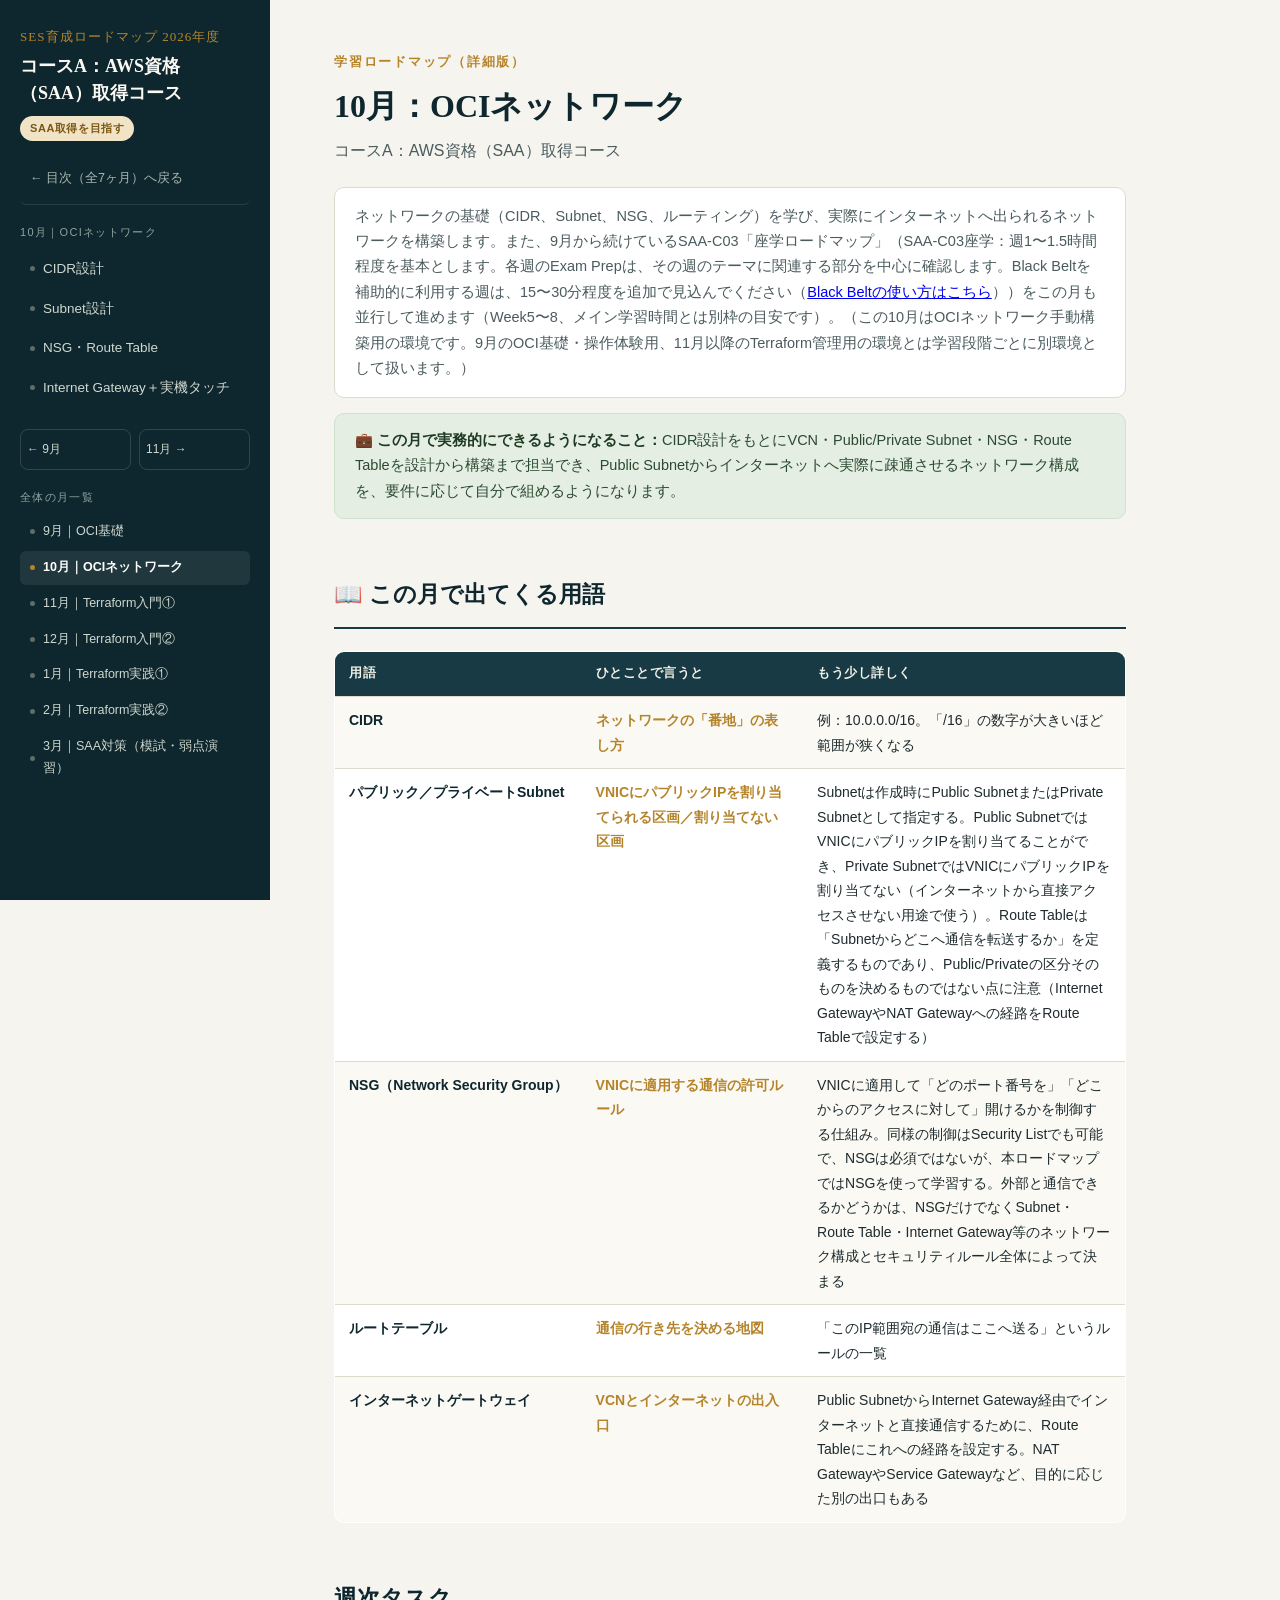
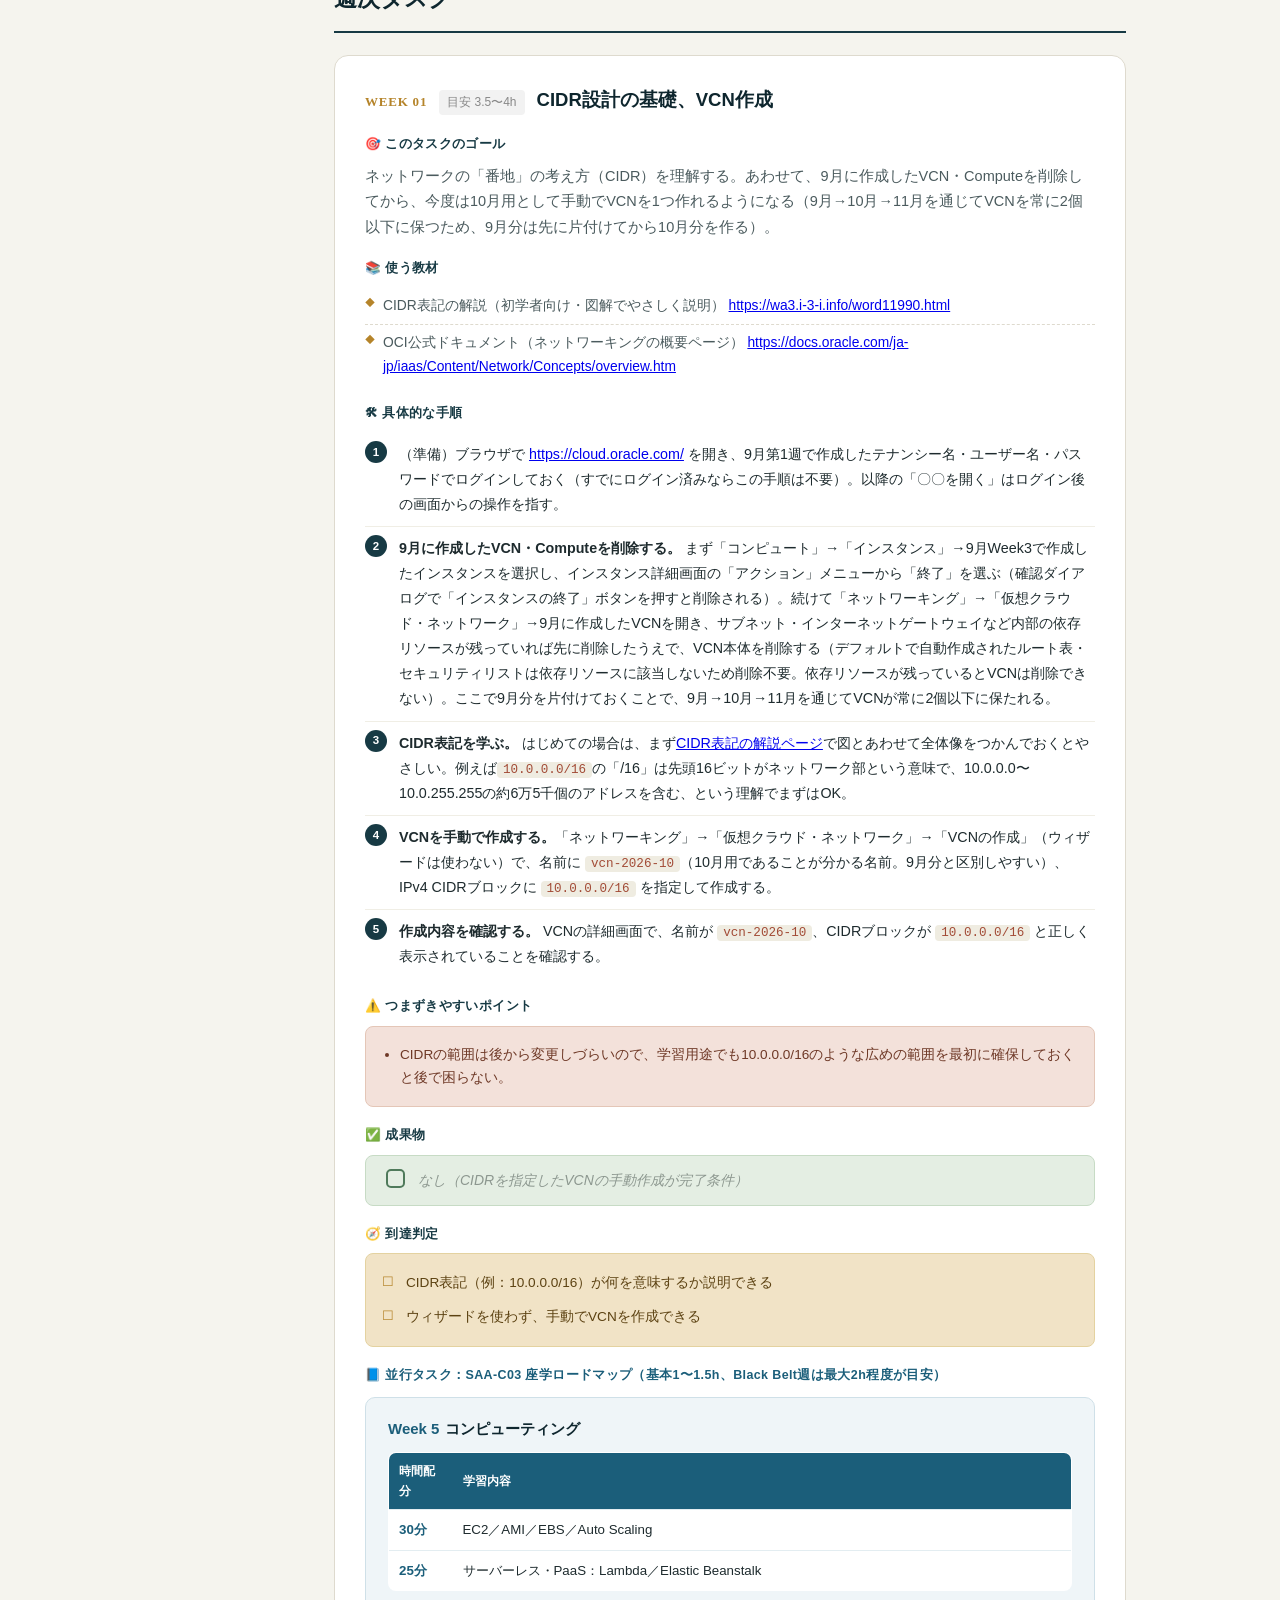
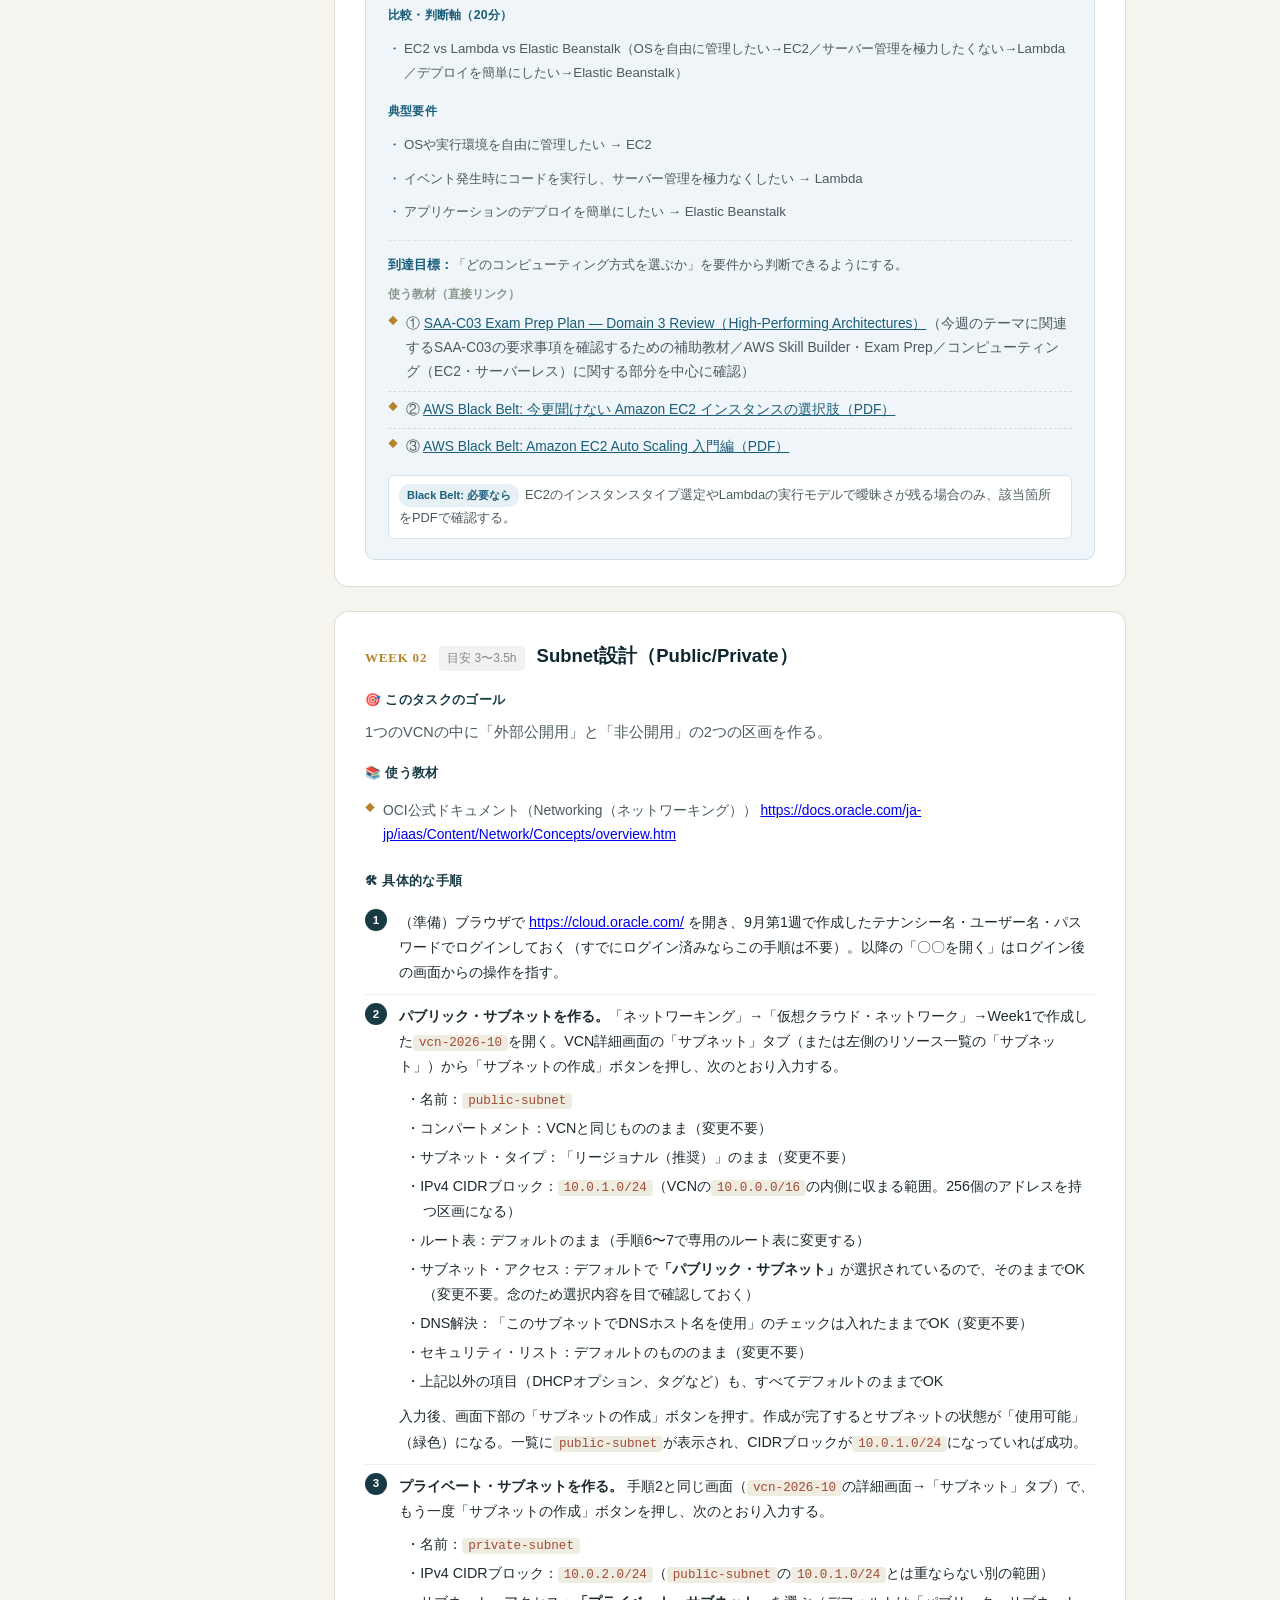
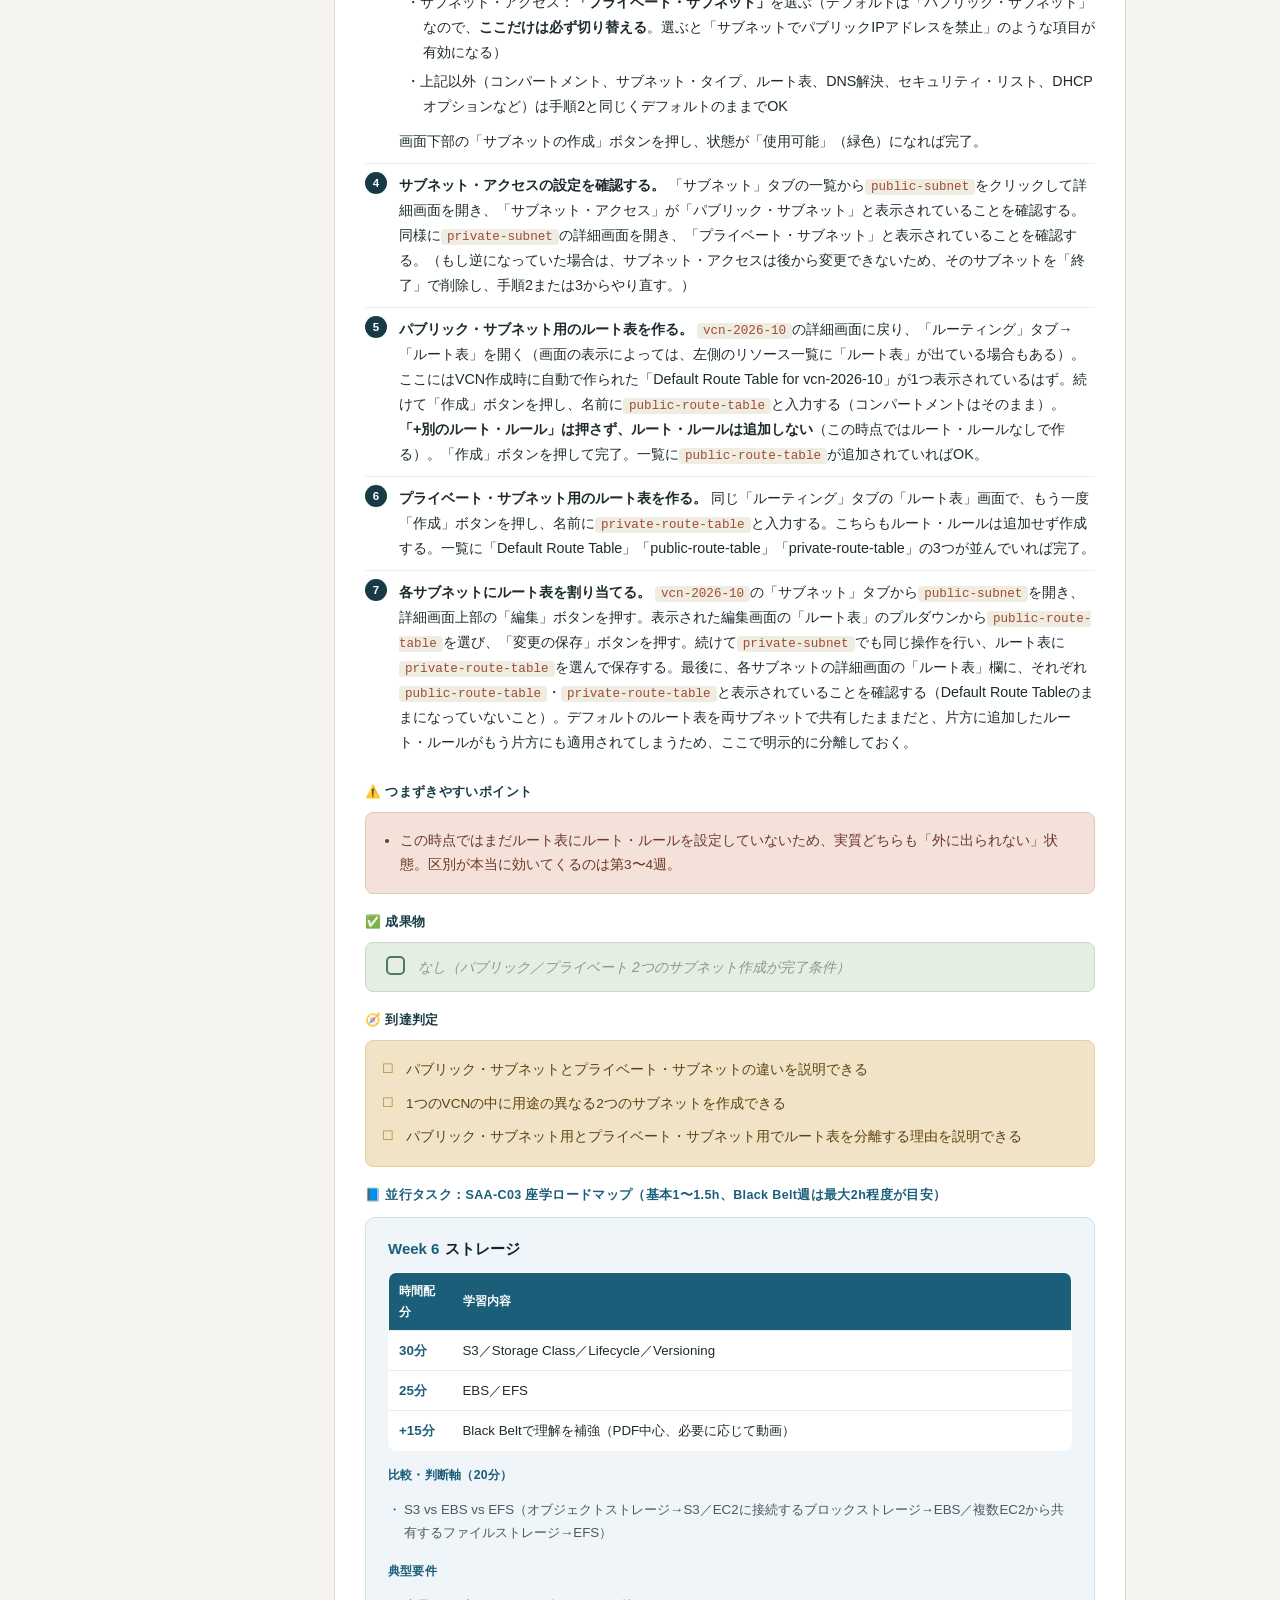
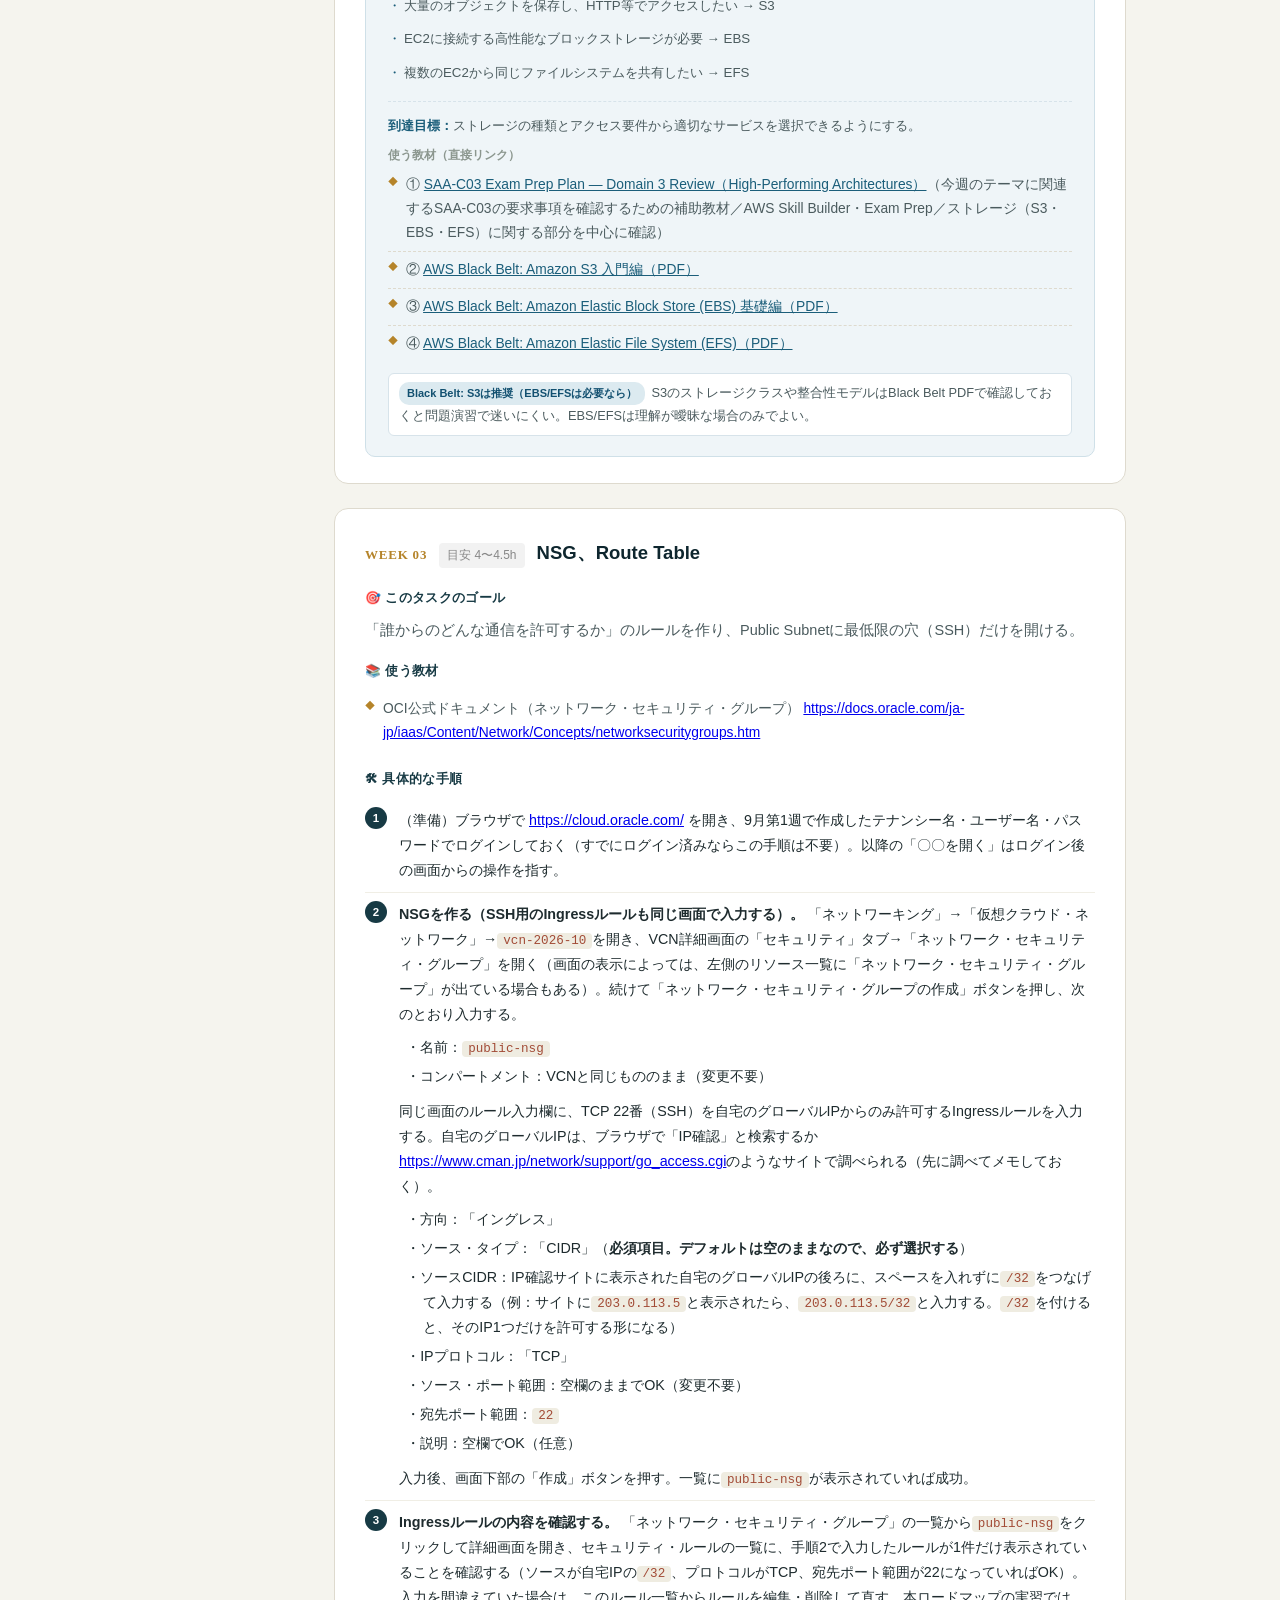
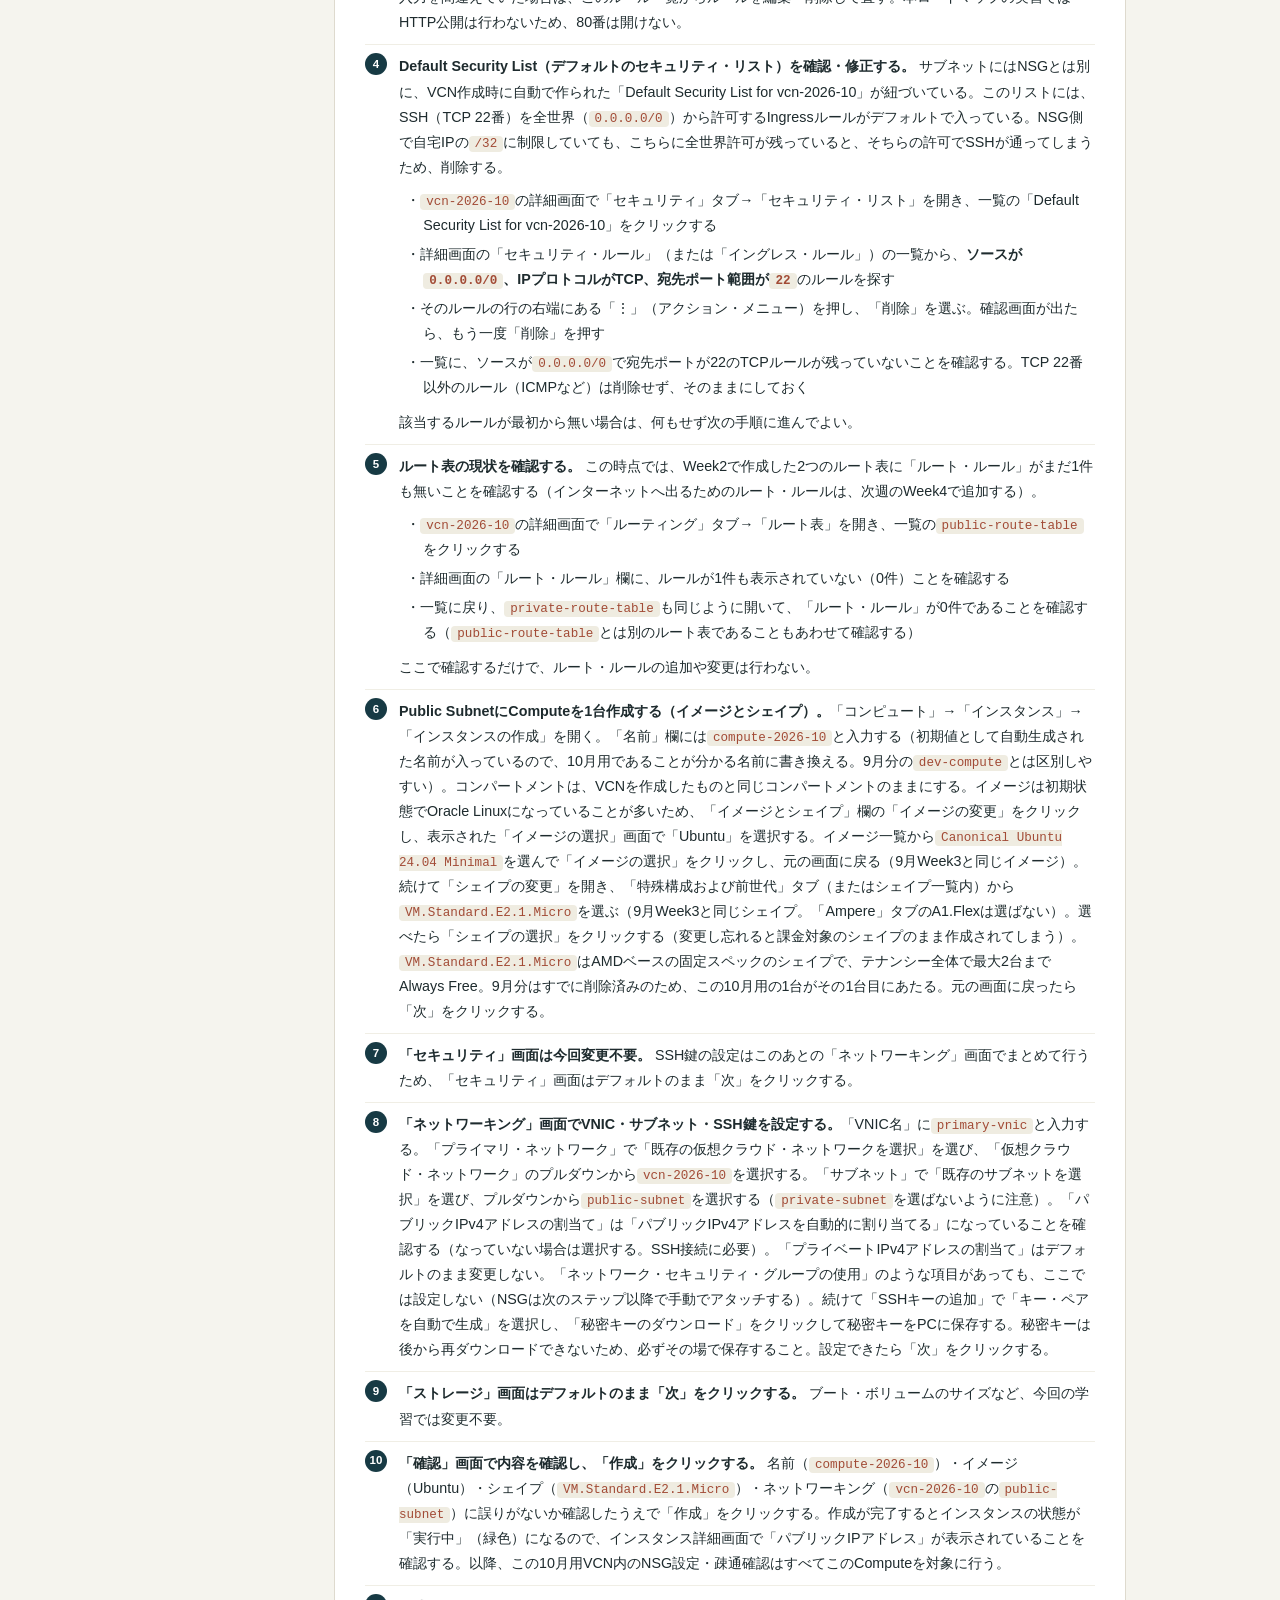
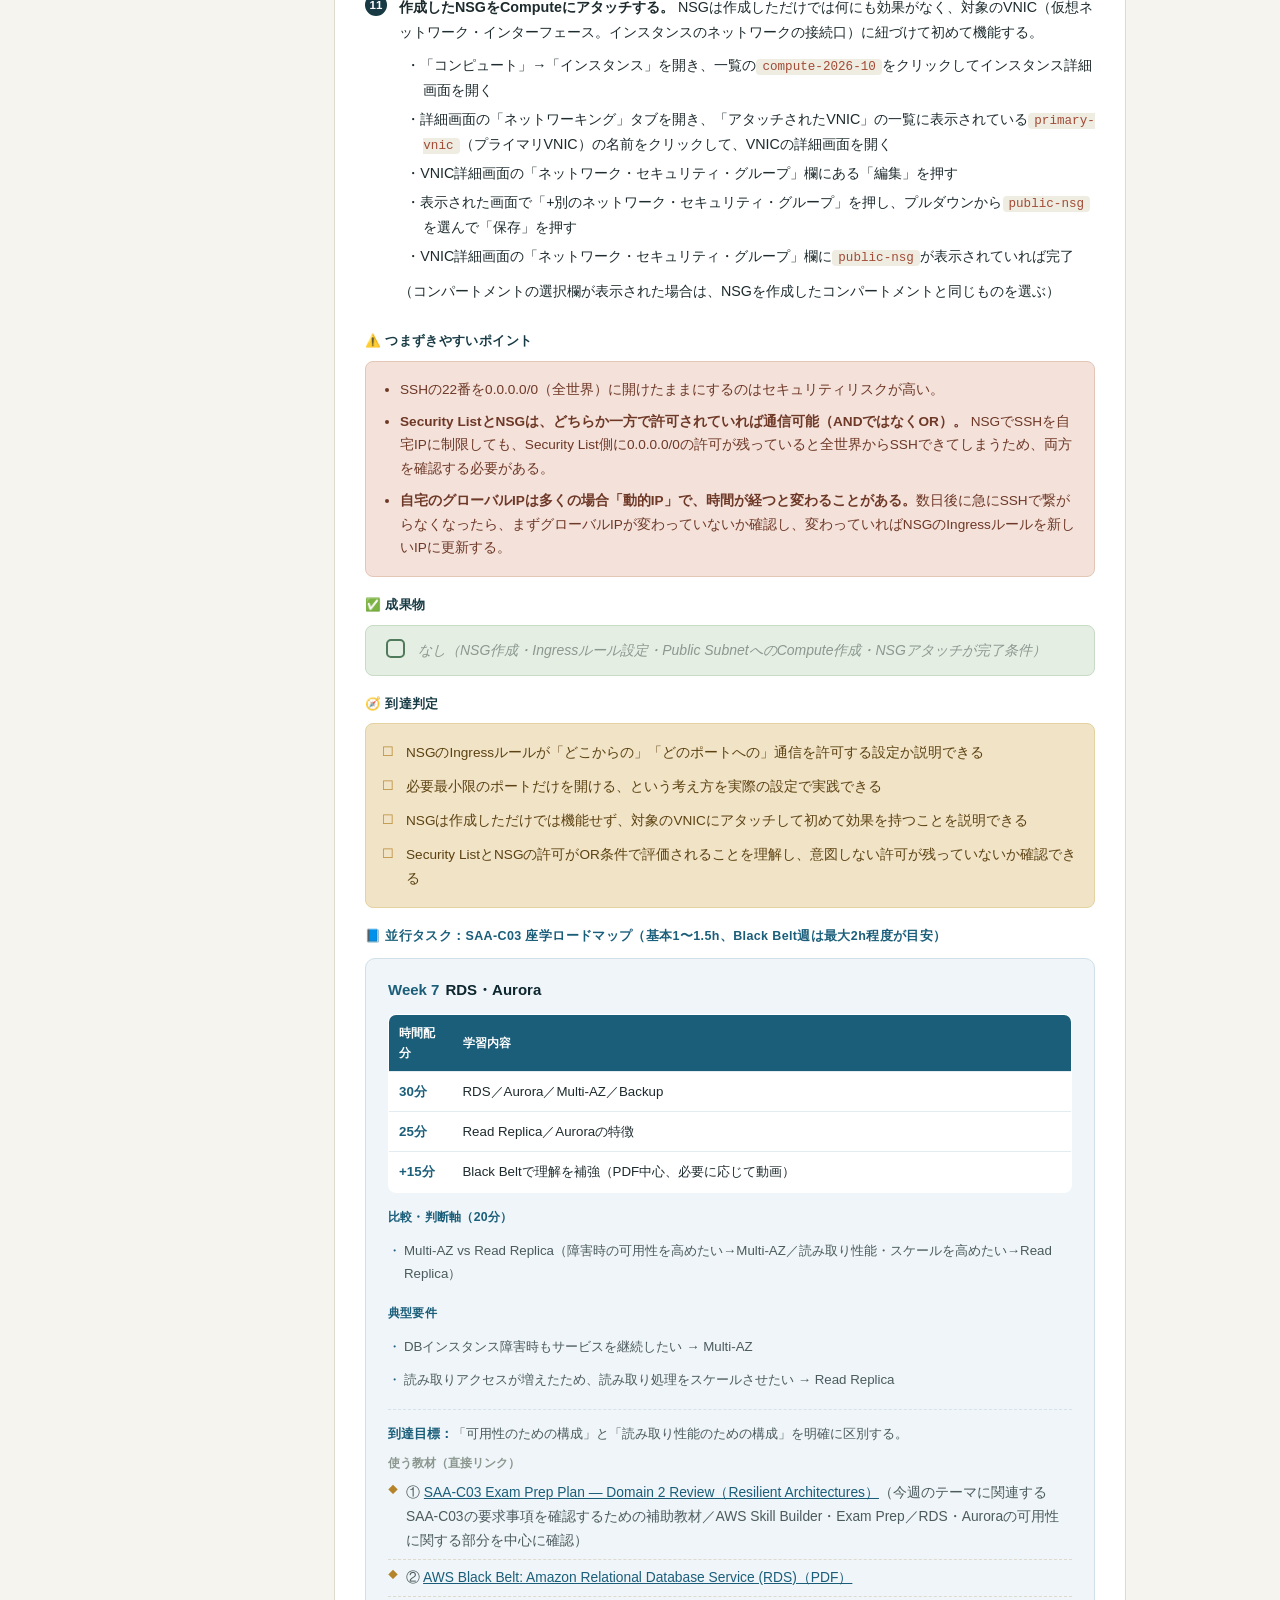
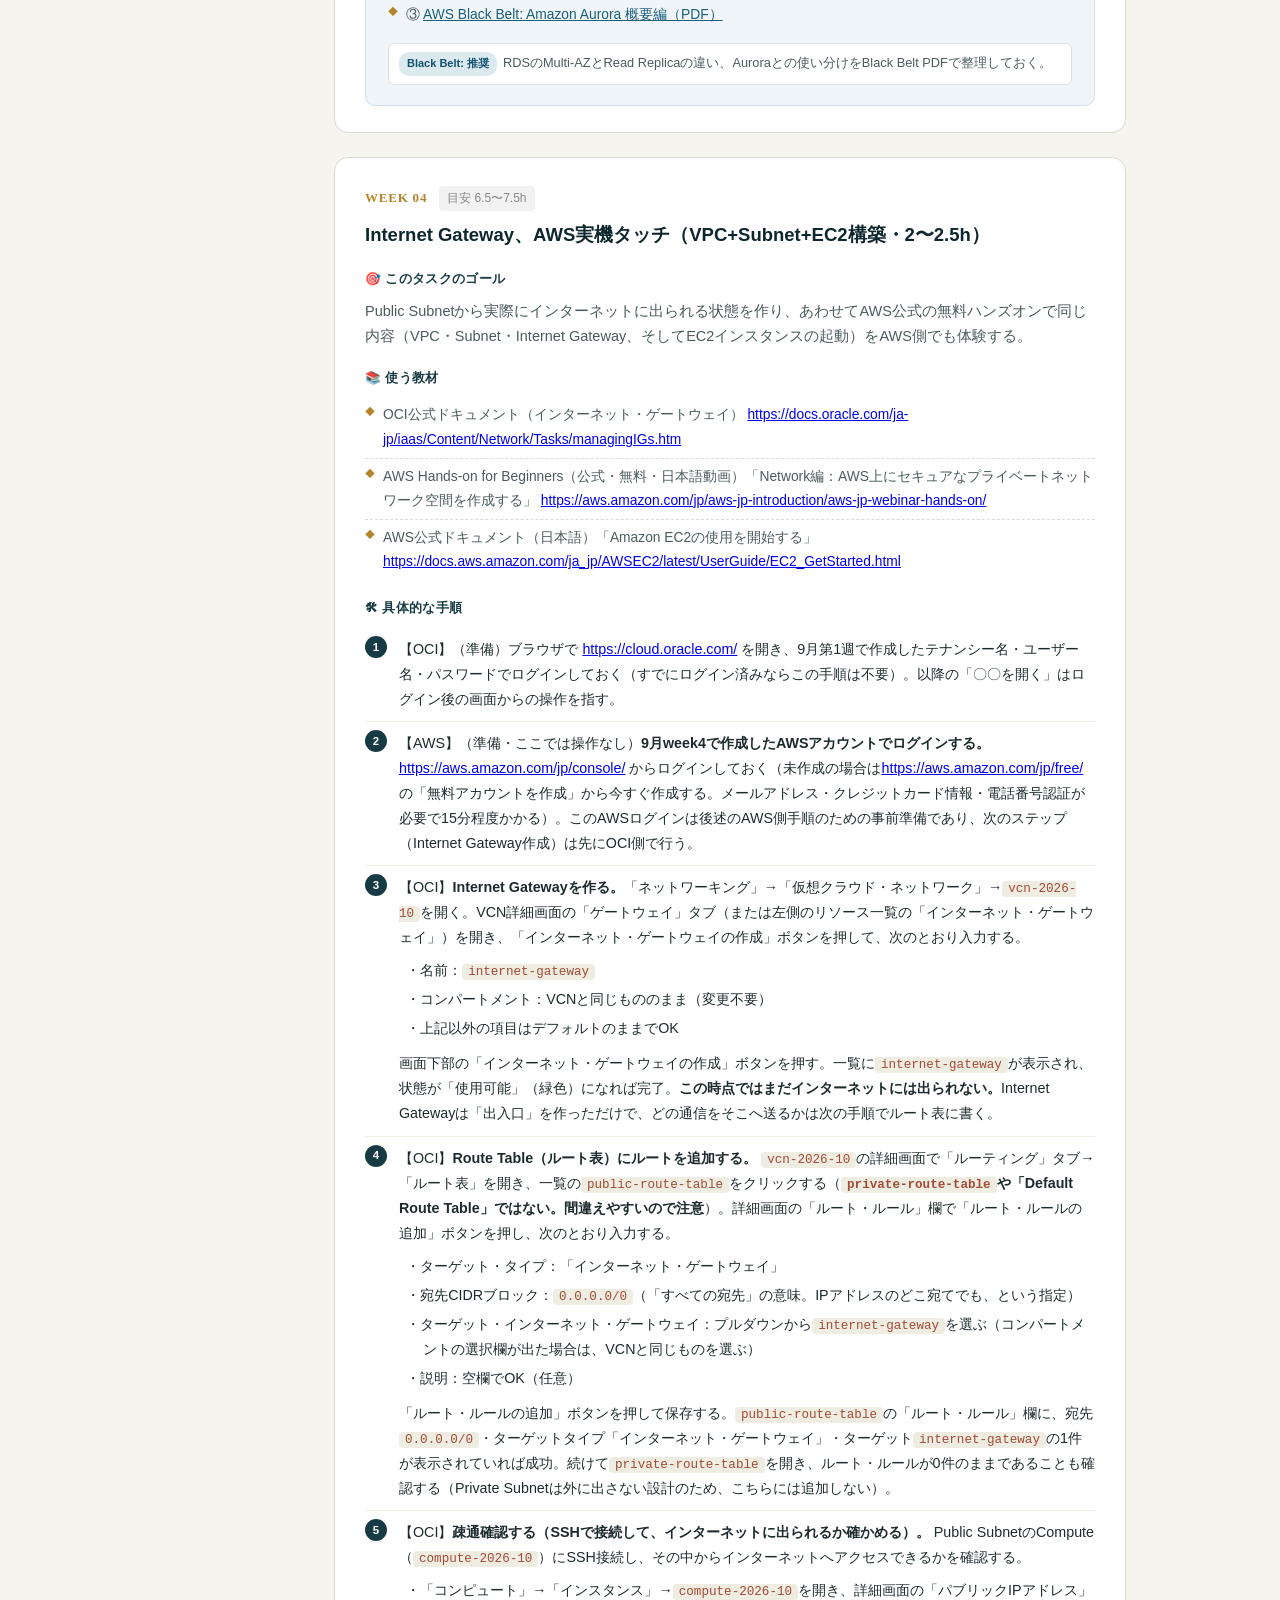
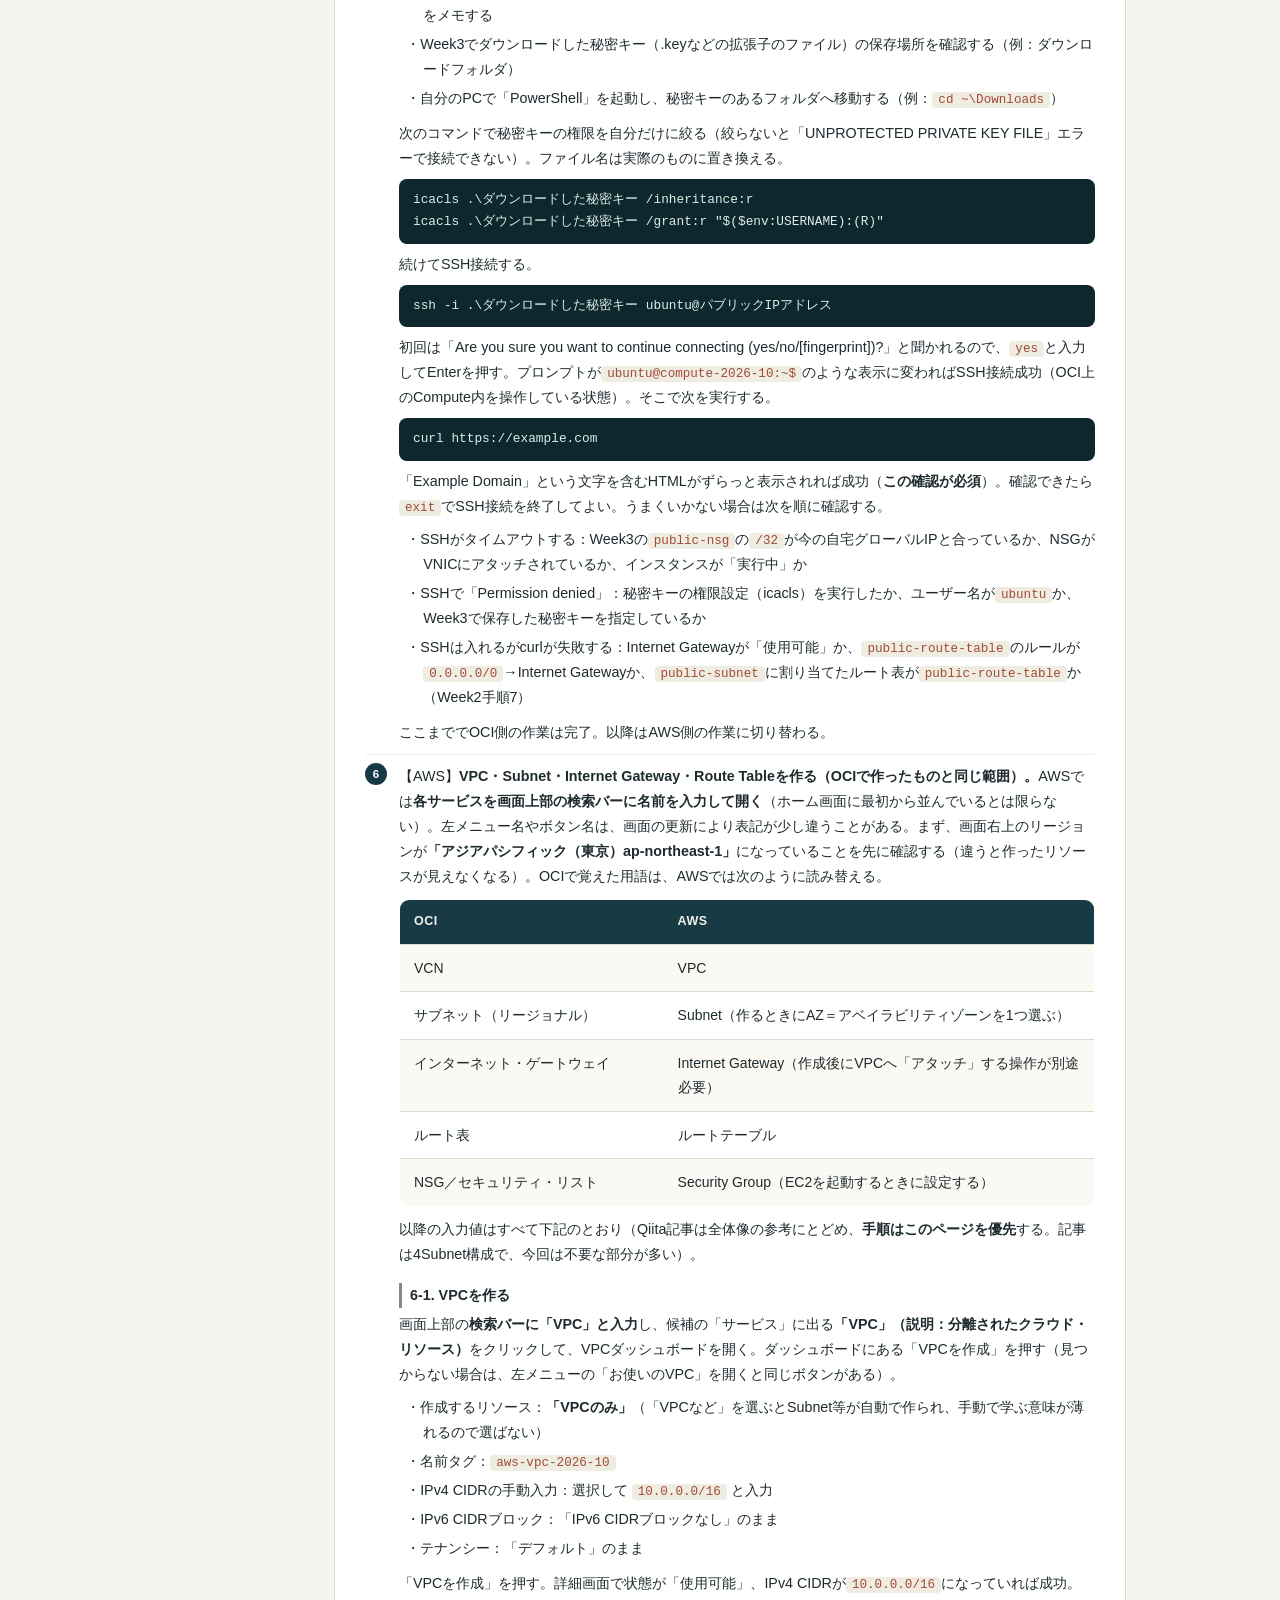
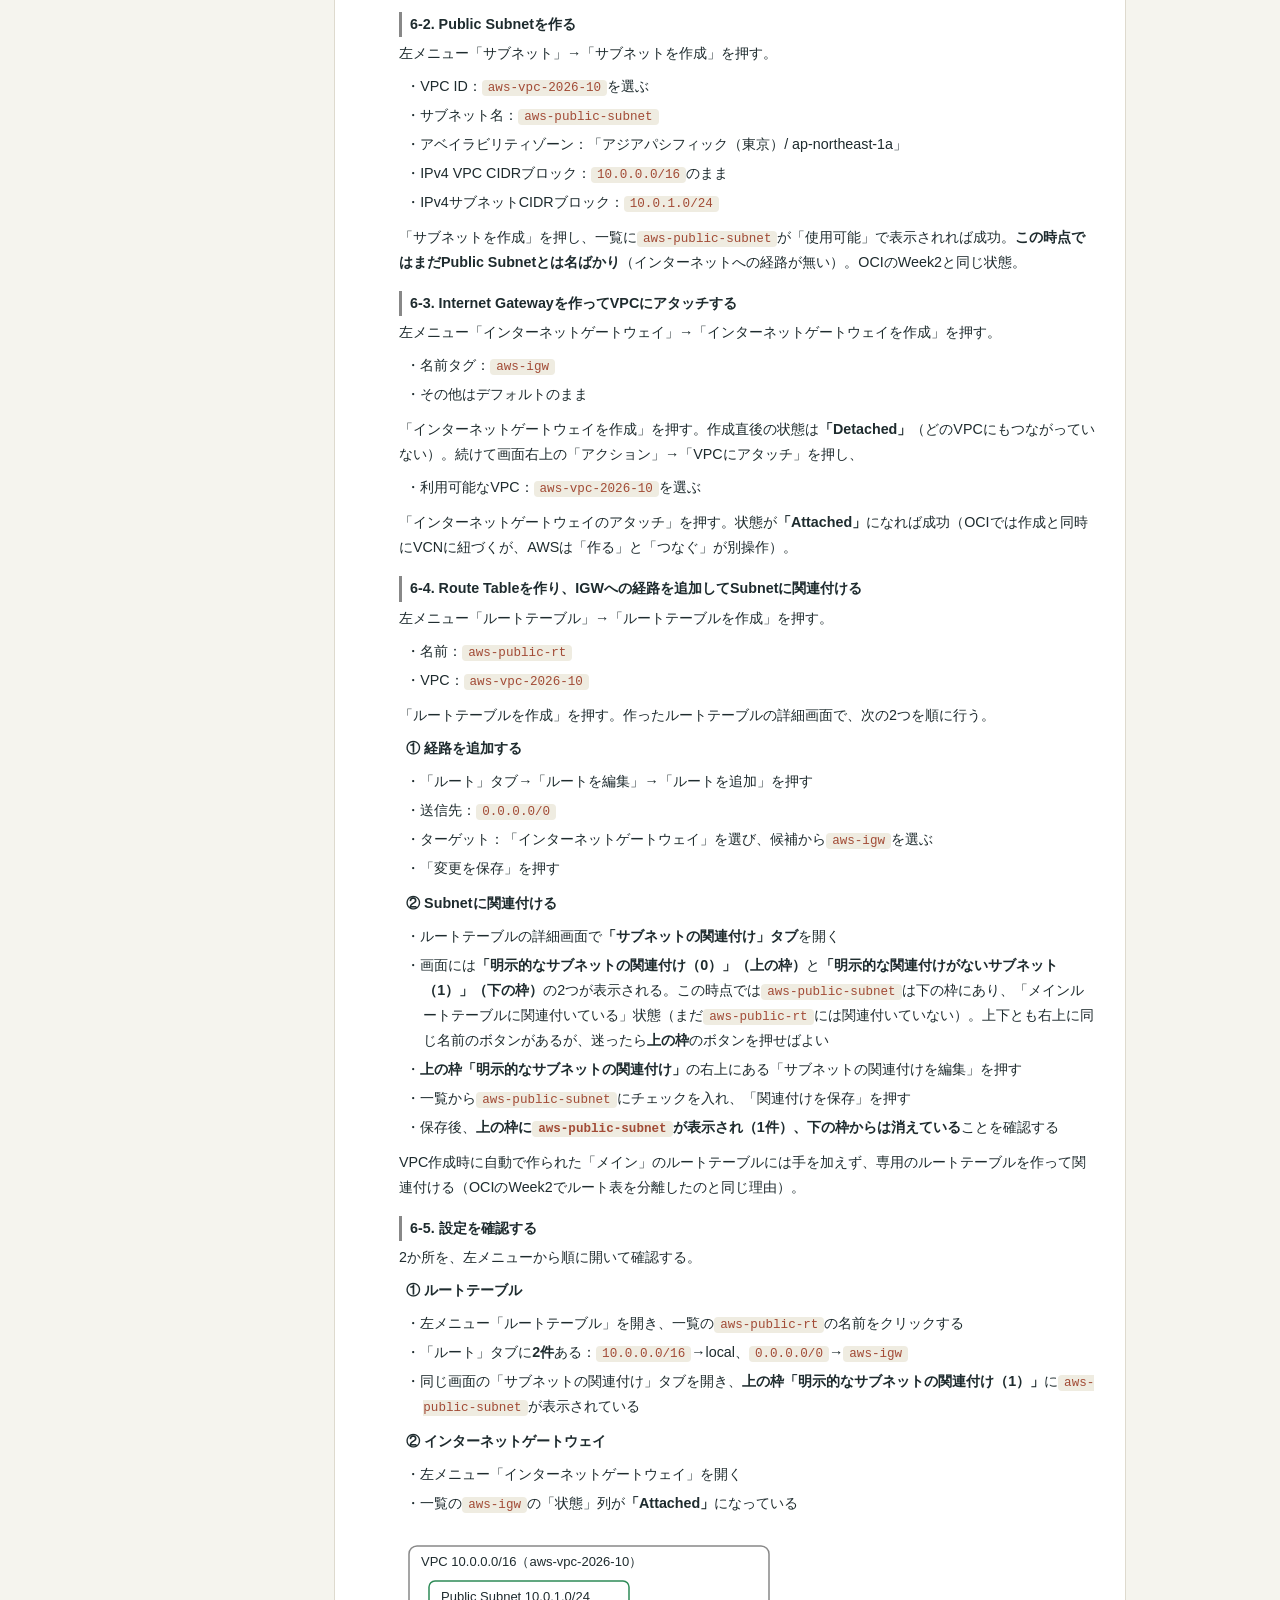
<file: 2026-10.html>
<!DOCTYPE html>
<html lang="ja">
<head>
<meta charset="UTF-8">
<meta name="viewport" content="width=device-width, initial-scale=1.0">
<title>コースA：AWS資格（SAA）取得コース｜10月：OCIネットワーク</title>
<link rel="stylesheet" href="assets/style.css">
</head>
<body>
<div class="layout">
  <aside class="sidebar">
    <div class="brand">SES育成ロードマップ 2026年度</div>
    <h1>コースA：AWS資格（SAA）取得コース</h1>
    <span class="course-badge a">SAA取得を目指す</span>
    <a class="back-index" href="index.html">← 目次（全7ヶ月）へ戻る</a>
    <div class="nav-group-label">10月｜OCIネットワーク</div>
    <nav><a href="#w1"><span class="dot"></span>CIDR設計</a><a href="#w2"><span class="dot"></span>Subnet設計</a><a href="#w3"><span class="dot"></span>NSG・Route Table</a><a href="#w4"><span class="dot"></span>Internet Gateway＋実機タッチ</a></nav>
    <div class="prevnext"><a href="2026-09.html">← 9月</a><a href="2026-11.html">11月 →</a></div>
    <div class="nav-group-label">全体の月一覧</div>
    <nav class="month-nav"><a href="2026-09.html"><span class="dot"></span>9月｜OCI基礎</a><a href="2026-10.html" class="current"><span class="dot"></span>10月｜OCIネットワーク</a><a href="2026-11.html"><span class="dot"></span>11月｜Terraform入門①</a><a href="2026-12.html"><span class="dot"></span>12月｜Terraform入門②</a><a href="2027-01.html"><span class="dot"></span>1月｜Terraform実践①</a><a href="2027-02.html"><span class="dot"></span>2月｜Terraform実践②</a><a href="2027-03.html"><span class="dot"></span>3月｜SAA対策（模試・弱点演習）</a></nav>
  </aside>
  <main>
    <div class="doc-header">
      <div class="eyebrow">学習ロードマップ（詳細版）</div>
      <h1>10月：OCIネットワーク</h1>
      <p class="sub">コースA：AWS資格（SAA）取得コース</p>
      <p class="lead">ネットワークの基礎（CIDR、Subnet、NSG、ルーティング）を学び、実際にインターネットへ出られるネットワークを構築します。また、9月から続けているSAA-C03「座学ロードマップ」（SAA-C03座学：週1〜1.5時間程度を基本とします。各週のExam Prepは、その週のテーマに関連する部分を中心に確認します。Black Beltを補助的に利用する週は、15〜30分程度を追加で見込んでください（<a href="2026-09.html#blackbelt-guide" target="_blank" rel="noopener">Black Beltの使い方はこちら</a>））をこの月も並行して進めます（Week5〜8、メイン学習時間とは別枠の目安です）。（この10月はOCIネットワーク手動構築用の環境です。9月のOCI基礎・操作体験用、11月以降のTerraform管理用の環境とは学習段階ごとに別環境として扱います。）</p>
      <p class="practical"><b>💼 この月で実務的にできるようになること：</b>CIDR設計をもとにVCN・Public/Private Subnet・NSG・Route Tableを設計から構築まで担当でき、Public Subnetからインターネットへ実際に疎通させるネットワーク構成を、要件に応じて自分で組めるようになります。</p>
    </div>

    <h2 class="section-title" id="glossary">📖 この月で出てくる用語</h2>
    <table class="glossary">
      <tr><th style="width:14%">用語</th><th style="width:28%">ひとことで言うと</th><th>もう少し詳しく</th></tr>
      <tr><td class="term">CIDR</td><td class="short">ネットワークの「番地」の表し方</td><td>例：10.0.0.0/16。「/16」の数字が大きいほど範囲が狭くなる</td></tr><tr><td class="term">パブリック／プライベートSubnet</td><td class="short">VNICにパブリックIPを割り当てられる区画／割り当てない区画</td><td>Subnetは作成時にPublic SubnetまたはPrivate Subnetとして指定する。Public SubnetではVNICにパブリックIPを割り当てることができ、Private SubnetではVNICにパブリックIPを割り当てない（インターネットから直接アクセスさせない用途で使う）。Route Tableは「Subnetからどこへ通信を転送するか」を定義するものであり、Public/Privateの区分そのものを決めるものではない点に注意（Internet GatewayやNAT Gatewayへの経路をRoute Tableで設定する）</td></tr><tr><td class="term">NSG（Network Security Group）</td><td class="short">VNICに適用する通信の許可ルール</td><td>VNICに適用して「どのポート番号を」「どこからのアクセスに対して」開けるかを制御する仕組み。同様の制御はSecurity Listでも可能で、NSGは必須ではないが、本ロードマップではNSGを使って学習する。外部と通信できるかどうかは、NSGだけでなくSubnet・Route Table・Internet Gateway等のネットワーク構成とセキュリティルール全体によって決まる</td></tr><tr><td class="term">ルートテーブル</td><td class="short">通信の行き先を決める地図</td><td>「このIP範囲宛の通信はここへ送る」というルールの一覧</td></tr><tr><td class="term">インターネットゲートウェイ</td><td class="short">VCNとインターネットの出入口</td><td>Public SubnetからInternet Gateway経由でインターネットと直接通信するために、Route Tableにこれへの経路を設定する。NAT GatewayやService Gatewayなど、目的に応じた別の出口もある</td></tr>
    </table>

    <h2 class="section-title">週次タスク</h2>
    
    <div class="week" id="w1">
      <div class="week-head"><span class="week-num">WEEK 01</span><span class="week-hours">目安 3.5〜4h</span><h3>CIDR設計の基礎、VCN作成</h3></div>
      <div class="block">
        <div class="block-label">🎯 このタスクのゴール</div>
        <div class="goal-text">ネットワークの「番地」の考え方（CIDR）を理解する。あわせて、9月に作成したVCN・Computeを削除してから、今度は10月用として手動でVCNを1つ作れるようになる（9月→10月→11月を通じてVCNを常に2個以下に保つため、9月分は先に片付けてから10月分を作る）。</div>
      </div>
      <div class="block">
        <div class="block-label">📚 使う教材</div>
        <ul class="materials"><li>CIDR表記の解説（初学者向け・図解でやさしく説明） <a href="https://wa3.i-3-i.info/word11990.html" target="_blank" rel="noopener">https://wa3.i-3-i.info/word11990.html</a></li><li>OCI公式ドキュメント（ネットワーキングの概要ページ） <a href="https://docs.oracle.com/ja-jp/iaas/Content/Network/Concepts/overview.htm" target="_blank" rel="noopener">https://docs.oracle.com/ja-jp/iaas/Content/Network/Concepts/overview.htm</a></li></ul>
      </div>
      <div class="block">
        <div class="block-label">🛠 具体的な手順</div>
        <ol class="steps"><li>（準備）ブラウザで <a href="https://cloud.oracle.com/" target="_blank" rel="noopener">https://cloud.oracle.com/</a> を開き、9月第1週で作成したテナンシー名・ユーザー名・パスワードでログインしておく（すでにログイン済みならこの手順は不要）。以降の「〇〇を開く」はログイン後の画面からの操作を指す。</li><li><b>9月に作成したVCN・Computeを削除する。</b> まず「コンピュート」→「インスタンス」→9月Week3で作成したインスタンスを選択し、インスタンス詳細画面の「アクション」メニューから「終了」を選ぶ（確認ダイアログで「インスタンスの終了」ボタンを押すと削除される）。続けて「ネットワーキング」→「仮想クラウド・ネットワーク」→9月に作成したVCNを開き、サブネット・インターネットゲートウェイなど内部の依存リソースが残っていれば先に削除したうえで、VCN本体を削除する（デフォルトで自動作成されたルート表・セキュリティリストは依存リソースに該当しないため削除不要。依存リソースが残っているとVCNは削除できない）。ここで9月分を片付けておくことで、9月→10月→11月を通じてVCNが常に2個以下に保たれる。</li><li><b>CIDR表記を学ぶ。</b> はじめての場合は、まず<a href="https://wa3.i-3-i.info/word11990.html" target="_blank" rel="noopener">CIDR表記の解説ページ</a>で図とあわせて全体像をつかんでおくとやさしい。例えば<code class="inline">10.0.0.0/16</code>の「/16」は先頭16ビットがネットワーク部という意味で、10.0.0.0〜10.0.255.255の約6万5千個のアドレスを含む、という理解でまずはOK。</li><li><b>VCNを手動で作成する。</b>「ネットワーキング」→「仮想クラウド・ネットワーク」→「VCNの作成」（ウィザードは使わない）で、名前に <code class="inline">vcn-2026-10</code>（10月用であることが分かる名前。9月分と区別しやすい）、IPv4 CIDRブロックに <code class="inline">10.0.0.0/16</code> を指定して作成する。</li><li><b>作成内容を確認する。</b> VCNの詳細画面で、名前が <code class="inline">vcn-2026-10</code>、CIDRブロックが <code class="inline">10.0.0.0/16</code> と正しく表示されていることを確認する。</li></ol>
      </div>
      <div class="block">
        <div class="block-label">⚠️ つまずきやすいポイント</div>
        <div class="warn-box"><ul><li>CIDRの範囲は後から変更しづらいので、学習用途でも10.0.0.0/16のような広めの範囲を最初に確保しておくと後で困らない。</li></ul></div>
      </div>
      <div class="block">
        <div class="block-label">✅ 成果物</div>
        <label class="deliverable" data-key="w1"><input type="checkbox"><span class="dtext"><span class="dnone">なし（CIDRを指定したVCNの手動作成が完了条件）</span></span></label>
        
      </div>
      <div class="block">
        <div class="block-label">🧭 到達判定</div>
        <div class="criteria-box"><ul><li>CIDR表記（例：10.0.0.0/16）が何を意味するか説明できる</li><li>ウィザードを使わず、手動でVCNを作成できる</li></ul></div>
      </div>
    <div class="block"><div class="block-label saa-label">📘 並行タスク：SAA-C03 座学ロードマップ（基本1〜1.5h、Black Belt週は最大2h程度が目安）</div><div class="saa-block"><div class="saa-theme"><span class="saa-week-num">Week 5</span>コンピューティング</div><table class="saa-breakdown"><tr><th style="width:64px">時間配分</th><th>学習内容</th></tr><tr><td class="time">30分</td><td>EC2／AMI／EBS／Auto Scaling</td></tr><tr><td class="time">25分</td><td>サーバーレス・PaaS：Lambda／Elastic Beanstalk</td></tr></table><div class="saa-sub">比較・判断軸（20分）</div><ul class="saa-req"><li>EC2 vs Lambda vs Elastic Beanstalk（OSを自由に管理したい→EC2／サーバー管理を極力したくない→Lambda／デプロイを簡単にしたい→Elastic Beanstalk）</li></ul><div class="saa-sub">典型要件</div><ul class="saa-req"><li>OSや実行環境を自由に管理したい → EC2</li><li>イベント発生時にコードを実行し、サーバー管理を極力なくしたい → Lambda</li><li>アプリケーションのデプロイを簡単にしたい → Elastic Beanstalk</li></ul><div class="saa-goal"><b>到達目標：</b>「どのコンピューティング方式を選ぶか」を要件から判断できるようにする。</div><div class="saa-material"><b>使う教材（直接リンク）</b><ul class="materials"><li>① <a href="https://skillbuilder.aws/learn/1V5S9MC41R/domain-3-review-aws-certified-solutions-architect--associate-saac03--/2YCF5FYZYQ?parentId=5ES5T3BM13" target="_blank" rel="noopener">SAA-C03 Exam Prep Plan — Domain 3 Review（High-Performing Architectures）</a>（今週のテーマに関連するSAA-C03の要求事項を確認するための補助教材／AWS Skill Builder・Exam Prep／コンピューティング（EC2・サーバーレス）に関する部分を中心に確認）</li><li>② <a href="https://pages.awscloud.com/rs/112-TZM-766/images/AWS-Black-Belt_2025_Amazon-EC2-Instance-option_1127_v1.pdf" target="_blank" rel="noopener">AWS Black Belt: 今更聞けない Amazon EC2 インスタンスの選択肢（PDF）</a></li><li>③ <a href="https://pages.awscloud.com/rs/112-TZM-766/images/AWS-Black-Belt_2023_Amazon-EC2-Auto-Scaling-basics_0430_v1.pdf" target="_blank" rel="noopener">AWS Black Belt: Amazon EC2 Auto Scaling 入門編（PDF）</a></li></ul></div><div class="saa-blackbelt"><span class="bb-level optional">Black Belt: 必要なら</span>EC2のインスタンスタイプ選定やLambdaの実行モデルで曖昧さが残る場合のみ、該当箇所をPDFで確認する。</div></div></div></div>
    <div class="week" id="w2">
      <div class="week-head"><span class="week-num">WEEK 02</span><span class="week-hours">目安 3〜3.5h</span><h3>Subnet設計（Public/Private）</h3></div>
      <div class="block">
        <div class="block-label">🎯 このタスクのゴール</div>
        <div class="goal-text">1つのVCNの中に「外部公開用」と「非公開用」の2つの区画を作る。</div>
      </div>
      <div class="block">
        <div class="block-label">📚 使う教材</div>
        <ul class="materials"><li>OCI公式ドキュメント（Networking（ネットワーキング）） <a href="https://docs.oracle.com/ja-jp/iaas/Content/Network/Concepts/overview.htm" target="_blank" rel="noopener">https://docs.oracle.com/ja-jp/iaas/Content/Network/Concepts/overview.htm</a></li></ul>
      </div>
      <div class="block">
        <div class="block-label">🛠 具体的な手順</div>
        <ol class="steps"><li>（準備）ブラウザで <a href="https://cloud.oracle.com/" target="_blank" rel="noopener">https://cloud.oracle.com/</a> を開き、9月第1週で作成したテナンシー名・ユーザー名・パスワードでログインしておく（すでにログイン済みならこの手順は不要）。以降の「〇〇を開く」はログイン後の画面からの操作を指す。</li><li><b>パブリック・サブネットを作る。</b>「ネットワーキング」→「仮想クラウド・ネットワーク」→Week1で作成した<code class="inline">vcn-2026-10</code>を開く。VCN詳細画面の「サブネット」タブ（または左側のリソース一覧の「サブネット」）から「サブネットの作成」ボタンを押し、次のとおり入力する。<div style="margin:8px 0 10px 0.5em;"><div style="margin:4px 0;padding-left:1.2em;text-indent:-1.2em;">・名前：<code class="inline">public-subnet</code></div><div style="margin:4px 0;padding-left:1.2em;text-indent:-1.2em;">・コンパートメント：VCNと同じもののまま（変更不要）</div><div style="margin:4px 0;padding-left:1.2em;text-indent:-1.2em;">・サブネット・タイプ：「リージョナル（推奨）」のまま（変更不要）</div><div style="margin:4px 0;padding-left:1.2em;text-indent:-1.2em;">・IPv4 CIDRブロック：<code class="inline">10.0.1.0/24</code>（VCNの<code class="inline">10.0.0.0/16</code>の内側に収まる範囲。256個のアドレスを持つ区画になる）</div><div style="margin:4px 0;padding-left:1.2em;text-indent:-1.2em;">・ルート表：デフォルトのまま（手順6〜7で専用のルート表に変更する）</div><div style="margin:4px 0;padding-left:1.2em;text-indent:-1.2em;">・サブネット・アクセス：デフォルトで<b>「パブリック・サブネット」</b>が選択されているので、そのままでOK（変更不要。念のため選択内容を目で確認しておく）</div><div style="margin:4px 0;padding-left:1.2em;text-indent:-1.2em;">・DNS解決：「このサブネットでDNSホスト名を使用」のチェックは入れたままでOK（変更不要）</div><div style="margin:4px 0;padding-left:1.2em;text-indent:-1.2em;">・セキュリティ・リスト：デフォルトのもののまま（変更不要）</div><div style="margin:4px 0;padding-left:1.2em;text-indent:-1.2em;">・上記以外の項目（DHCPオプション、タグなど）も、すべてデフォルトのままでOK</div></div>入力後、画面下部の「サブネットの作成」ボタンを押す。作成が完了するとサブネットの状態が「使用可能」（緑色）になる。一覧に<code class="inline">public-subnet</code>が表示され、CIDRブロックが<code class="inline">10.0.1.0/24</code>になっていれば成功。</li><li><b>プライベート・サブネットを作る。</b> 手順2と同じ画面（<code class="inline">vcn-2026-10</code>の詳細画面→「サブネット」タブ）で、もう一度「サブネットの作成」ボタンを押し、次のとおり入力する。<div style="margin:8px 0 10px 0.5em;"><div style="margin:4px 0;padding-left:1.2em;text-indent:-1.2em;">・名前：<code class="inline">private-subnet</code></div><div style="margin:4px 0;padding-left:1.2em;text-indent:-1.2em;">・IPv4 CIDRブロック：<code class="inline">10.0.2.0/24</code>（<code class="inline">public-subnet</code>の<code class="inline">10.0.1.0/24</code>とは重ならない別の範囲）</div><div style="margin:4px 0;padding-left:1.2em;text-indent:-1.2em;">・サブネット・アクセス：<b>「プライベート・サブネット」</b>を選ぶ（デフォルトは「パブリック・サブネット」なので、<b>ここだけは必ず切り替える</b>。選ぶと「サブネットでパブリックIPアドレスを禁止」のような項目が有効になる）</div><div style="margin:4px 0;padding-left:1.2em;text-indent:-1.2em;">・上記以外（コンパートメント、サブネット・タイプ、ルート表、DNS解決、セキュリティ・リスト、DHCPオプションなど）は手順2と同じくデフォルトのままでOK</div></div>画面下部の「サブネットの作成」ボタンを押し、状態が「使用可能」（緑色）になれば完了。</li><li><b>サブネット・アクセスの設定を確認する。</b> 「サブネット」タブの一覧から<code class="inline">public-subnet</code>をクリックして詳細画面を開き、「サブネット・アクセス」が「パブリック・サブネット」と表示されていることを確認する。同様に<code class="inline">private-subnet</code>の詳細画面を開き、「プライベート・サブネット」と表示されていることを確認する。（もし逆になっていた場合は、サブネット・アクセスは後から変更できないため、そのサブネットを「終了」で削除し、手順2または3からやり直す。）</li><li><b>パブリック・サブネット用のルート表を作る。</b> <code class="inline">vcn-2026-10</code>の詳細画面に戻り、「ルーティング」タブ→「ルート表」を開く（画面の表示によっては、左側のリソース一覧に「ルート表」が出ている場合もある）。ここにはVCN作成時に自動で作られた「Default Route Table for vcn-2026-10」が1つ表示されているはず。続けて「作成」ボタンを押し、名前に<code class="inline">public-route-table</code>と入力する（コンパートメントはそのまま）。<b>「+別のルート・ルール」は押さず、ルート・ルールは追加しない</b>（この時点ではルート・ルールなしで作る）。「作成」ボタンを押して完了。一覧に<code class="inline">public-route-table</code>が追加されていればOK。</li><li><b>プライベート・サブネット用のルート表を作る。</b> 同じ「ルーティング」タブの「ルート表」画面で、もう一度「作成」ボタンを押し、名前に<code class="inline">private-route-table</code>と入力する。こちらもルート・ルールは追加せず作成する。一覧に「Default Route Table」「public-route-table」「private-route-table」の3つが並んでいれば完了。</li><li><b>各サブネットにルート表を割り当てる。</b> <code class="inline">vcn-2026-10</code>の「サブネット」タブから<code class="inline">public-subnet</code>を開き、詳細画面上部の「編集」ボタンを押す。表示された編集画面の「ルート表」のプルダウンから<code class="inline">public-route-table</code>を選び、「変更の保存」ボタンを押す。続けて<code class="inline">private-subnet</code>でも同じ操作を行い、ルート表に<code class="inline">private-route-table</code>を選んで保存する。最後に、各サブネットの詳細画面の「ルート表」欄に、それぞれ<code class="inline">public-route-table</code>・<code class="inline">private-route-table</code>と表示されていることを確認する（Default Route Tableのままになっていないこと）。デフォルトのルート表を両サブネットで共有したままだと、片方に追加したルート・ルールがもう片方にも適用されてしまうため、ここで明示的に分離しておく。</li></ol>
      </div>
      <div class="block">
        <div class="block-label">⚠️ つまずきやすいポイント</div>
        <div class="warn-box"><ul><li>この時点ではまだルート表にルート・ルールを設定していないため、実質どちらも「外に出られない」状態。区別が本当に効いてくるのは第3〜4週。</li></ul></div>
      </div>
      <div class="block">
        <div class="block-label">✅ 成果物</div>
        <label class="deliverable" data-key="w2"><input type="checkbox"><span class="dtext"><span class="dnone">なし（パブリック／プライベート 2つのサブネット作成が完了条件）</span></span></label>
        
      </div>
      <div class="block">
        <div class="block-label">🧭 到達判定</div>
        <div class="criteria-box"><ul><li>パブリック・サブネットとプライベート・サブネットの違いを説明できる</li><li>1つのVCNの中に用途の異なる2つのサブネットを作成できる</li><li>パブリック・サブネット用とプライベート・サブネット用でルート表を分離する理由を説明できる</li></ul></div>
      </div>
    <div class="block"><div class="block-label saa-label">📘 並行タスク：SAA-C03 座学ロードマップ（基本1〜1.5h、Black Belt週は最大2h程度が目安）</div><div class="saa-block"><div class="saa-theme"><span class="saa-week-num">Week 6</span>ストレージ</div><table class="saa-breakdown"><tr><th style="width:64px">時間配分</th><th>学習内容</th></tr><tr><td class="time">30分</td><td>S3／Storage Class／Lifecycle／Versioning</td></tr><tr><td class="time">25分</td><td>EBS／EFS</td></tr><tr><td class="time">+15分</td><td>Black Beltで理解を補強（PDF中心、必要に応じて動画）</td></tr></table><div class="saa-sub">比較・判断軸（20分）</div><ul class="saa-req"><li>S3 vs EBS vs EFS（オブジェクトストレージ→S3／EC2に接続するブロックストレージ→EBS／複数EC2から共有するファイルストレージ→EFS）</li></ul><div class="saa-sub">典型要件</div><ul class="saa-req"><li>大量のオブジェクトを保存し、HTTP等でアクセスしたい → S3</li><li>EC2に接続する高性能なブロックストレージが必要 → EBS</li><li>複数のEC2から同じファイルシステムを共有したい → EFS</li></ul><div class="saa-goal"><b>到達目標：</b>ストレージの種類とアクセス要件から適切なサービスを選択できるようにする。</div><div class="saa-material"><b>使う教材（直接リンク）</b><ul class="materials"><li>① <a href="https://skillbuilder.aws/learn/1V5S9MC41R/domain-3-review-aws-certified-solutions-architect--associate-saac03--/2YCF5FYZYQ?parentId=5ES5T3BM13" target="_blank" rel="noopener">SAA-C03 Exam Prep Plan — Domain 3 Review（High-Performing Architectures）</a>（今週のテーマに関連するSAA-C03の要求事項を確認するための補助教材／AWS Skill Builder・Exam Prep／ストレージ（S3・EBS・EFS）に関する部分を中心に確認）</li><li>② <a href="https://pages.awscloud.com/rs/112-TZM-766/images/AWS-Black-Belt_2022_Amazon_S3_for_Beginner_1231_v1.pdf" target="_blank" rel="noopener">AWS Black Belt: Amazon S3 入門編（PDF）</a></li><li>③ <a href="https://pages.awscloud.com/rs/112-TZM-766/images/AWS-Black-Belt_2024_Amazon-Elastic-Block-Store-Basic_1209_v1.pdf" target="_blank" rel="noopener">AWS Black Belt: Amazon Elastic Block Store (EBS) 基礎編（PDF）</a></li><li>④ <a href="https://pages.awscloud.com/rs/112-TZM-766/images/20180704_AWS-BlackBelt_AmazonEFS.pdf" target="_blank" rel="noopener">AWS Black Belt: Amazon Elastic File System (EFS)（PDF）</a></li></ul></div><div class="saa-blackbelt"><span class="bb-level recommend">Black Belt: S3は推奨（EBS/EFSは必要なら）</span>S3のストレージクラスや整合性モデルはBlack Belt PDFで確認しておくと問題演習で迷いにくい。EBS/EFSは理解が曖昧な場合のみでよい。</div></div></div></div>
    <div class="week" id="w3">
      <div class="week-head"><span class="week-num">WEEK 03</span><span class="week-hours">目安 4〜4.5h</span><h3>NSG、Route Table</h3></div>
      <div class="block">
        <div class="block-label">🎯 このタスクのゴール</div>
        <div class="goal-text">「誰からのどんな通信を許可するか」のルールを作り、Public Subnetに最低限の穴（SSH）だけを開ける。</div>
      </div>
      <div class="block">
        <div class="block-label">📚 使う教材</div>
        <ul class="materials"><li>OCI公式ドキュメント（ネットワーク・セキュリティ・グループ） <a href="https://docs.oracle.com/ja-jp/iaas/Content/Network/Concepts/networksecuritygroups.htm" target="_blank" rel="noopener">https://docs.oracle.com/ja-jp/iaas/Content/Network/Concepts/networksecuritygroups.htm</a></li></ul>
      </div>
      <div class="block">
        <div class="block-label">🛠 具体的な手順</div>
        <ol class="steps"><li>（準備）ブラウザで <a href="https://cloud.oracle.com/" target="_blank" rel="noopener">https://cloud.oracle.com/</a> を開き、9月第1週で作成したテナンシー名・ユーザー名・パスワードでログインしておく（すでにログイン済みならこの手順は不要）。以降の「〇〇を開く」はログイン後の画面からの操作を指す。</li><li><b>NSGを作る（SSH用のIngressルールも同じ画面で入力する）。</b> 「ネットワーキング」→「仮想クラウド・ネットワーク」→<code class="inline">vcn-2026-10</code>を開き、VCN詳細画面の「セキュリティ」タブ→「ネットワーク・セキュリティ・グループ」を開く（画面の表示によっては、左側のリソース一覧に「ネットワーク・セキュリティ・グループ」が出ている場合もある）。続けて「ネットワーク・セキュリティ・グループの作成」ボタンを押し、次のとおり入力する。<div style="margin:8px 0 10px 0.5em;"><div style="margin:4px 0;padding-left:1.2em;text-indent:-1.2em;">・名前：<code class="inline">public-nsg</code></div><div style="margin:4px 0;padding-left:1.2em;text-indent:-1.2em;">・コンパートメント：VCNと同じもののまま（変更不要）</div></div>同じ画面のルール入力欄に、TCP 22番（SSH）を自宅のグローバルIPからのみ許可するIngressルールを入力する。自宅のグローバルIPは、ブラウザで「IP確認」と検索するか<a href="https://www.cman.jp/network/support/go_access.cgi" target="_blank" rel="noopener">https://www.cman.jp/network/support/go_access.cgi</a>のようなサイトで調べられる（先に調べてメモしておく）。<div style="margin:8px 0 10px 0.5em;"><div style="margin:4px 0;padding-left:1.2em;text-indent:-1.2em;">・方向：「イングレス」</div><div style="margin:4px 0;padding-left:1.2em;text-indent:-1.2em;">・ソース・タイプ：「CIDR」（<b>必須項目。デフォルトは空のままなので、必ず選択する</b>）</div><div style="margin:4px 0;padding-left:1.2em;text-indent:-1.2em;">・ソースCIDR：IP確認サイトに表示された自宅のグローバルIPの後ろに、スペースを入れずに<code class="inline">/32</code>をつなげて入力する（例：サイトに<code class="inline">203.0.113.5</code>と表示されたら、<code class="inline">203.0.113.5/32</code>と入力する。<code class="inline">/32</code>を付けると、そのIP1つだけを許可する形になる）</div><div style="margin:4px 0;padding-left:1.2em;text-indent:-1.2em;">・IPプロトコル：「TCP」</div><div style="margin:4px 0;padding-left:1.2em;text-indent:-1.2em;">・ソース・ポート範囲：空欄のままでOK（変更不要）</div><div style="margin:4px 0;padding-left:1.2em;text-indent:-1.2em;">・宛先ポート範囲：<code class="inline">22</code></div><div style="margin:4px 0;padding-left:1.2em;text-indent:-1.2em;">・説明：空欄でOK（任意）</div></div>入力後、画面下部の「作成」ボタンを押す。一覧に<code class="inline">public-nsg</code>が表示されていれば成功。</li><li><b>Ingressルールの内容を確認する。</b> 「ネットワーク・セキュリティ・グループ」の一覧から<code class="inline">public-nsg</code>をクリックして詳細画面を開き、セキュリティ・ルールの一覧に、手順2で入力したルールが1件だけ表示されていることを確認する（ソースが自宅IPの<code class="inline">/32</code>、プロトコルがTCP、宛先ポート範囲が22になっていればOK）。入力を間違えていた場合は、このルール一覧からルールを編集・削除して直す。本ロードマップの実習ではHTTP公開は行わないため、80番は開けない。</li><li><b>Default Security List（デフォルトのセキュリティ・リスト）を確認・修正する。</b> サブネットにはNSGとは別に、VCN作成時に自動で作られた「Default Security List for vcn-2026-10」が紐づいている。このリストには、SSH（TCP 22番）を全世界（<code class="inline">0.0.0.0/0</code>）から許可するIngressルールがデフォルトで入っている。NSG側で自宅IPの<code class="inline">/32</code>に制限していても、こちらに全世界許可が残っていると、そちらの許可でSSHが通ってしまうため、削除する。<div style="margin:8px 0 10px 0.5em;"><div style="margin:4px 0;padding-left:1.2em;text-indent:-1.2em;">・<code class="inline">vcn-2026-10</code>の詳細画面で「セキュリティ」タブ→「セキュリティ・リスト」を開き、一覧の「Default Security List for vcn-2026-10」をクリックする</div><div style="margin:4px 0;padding-left:1.2em;text-indent:-1.2em;">・詳細画面の「セキュリティ・ルール」（または「イングレス・ルール」）の一覧から、<b>ソースが<code class="inline">0.0.0.0/0</code>、IPプロトコルがTCP、宛先ポート範囲が<code class="inline">22</code></b>のルールを探す</div><div style="margin:4px 0;padding-left:1.2em;text-indent:-1.2em;">・そのルールの行の右端にある「⋮」（アクション・メニュー）を押し、「削除」を選ぶ。確認画面が出たら、もう一度「削除」を押す</div><div style="margin:4px 0;padding-left:1.2em;text-indent:-1.2em;">・一覧に、ソースが<code class="inline">0.0.0.0/0</code>で宛先ポートが22のTCPルールが残っていないことを確認する。TCP 22番以外のルール（ICMPなど）は削除せず、そのままにしておく</div></div>該当するルールが最初から無い場合は、何もせず次の手順に進んでよい。</li><li><b>ルート表の現状を確認する。</b> この時点では、Week2で作成した2つのルート表に「ルート・ルール」がまだ1件も無いことを確認する（インターネットへ出るためのルート・ルールは、次週のWeek4で追加する）。<div style="margin:8px 0 10px 0.5em;"><div style="margin:4px 0;padding-left:1.2em;text-indent:-1.2em;">・<code class="inline">vcn-2026-10</code>の詳細画面で「ルーティング」タブ→「ルート表」を開き、一覧の<code class="inline">public-route-table</code>をクリックする</div><div style="margin:4px 0;padding-left:1.2em;text-indent:-1.2em;">・詳細画面の「ルート・ルール」欄に、ルールが1件も表示されていない（0件）ことを確認する</div><div style="margin:4px 0;padding-left:1.2em;text-indent:-1.2em;">・一覧に戻り、<code class="inline">private-route-table</code>も同じように開いて、「ルート・ルール」が0件であることを確認する（<code class="inline">public-route-table</code>とは別のルート表であることもあわせて確認する）</div></div>ここで確認するだけで、ルート・ルールの追加や変更は行わない。</li><li><b>Public SubnetにComputeを1台作成する（イメージとシェイプ）。</b>「コンピュート」→「インスタンス」→「インスタンスの作成」を開く。「名前」欄には<code class="inline">compute-2026-10</code>と入力する（初期値として自動生成された名前が入っているので、10月用であることが分かる名前に書き換える。9月分の<code class="inline">dev-compute</code>とは区別しやすい）。コンパートメントは、VCNを作成したものと同じコンパートメントのままにする。イメージは初期状態でOracle Linuxになっていることが多いため、「イメージとシェイプ」欄の「イメージの変更」をクリックし、表示された「イメージの選択」画面で「Ubuntu」を選択する。イメージ一覧から<code class="inline">Canonical Ubuntu 24.04 Minimal</code>を選んで「イメージの選択」をクリックし、元の画面に戻る（9月Week3と同じイメージ）。続けて「シェイプの変更」を開き、「特殊構成および前世代」タブ（またはシェイプ一覧内）から<code class="inline">VM.Standard.E2.1.Micro</code>を選ぶ（9月Week3と同じシェイプ。「Ampere」タブのA1.Flexは選ばない）。選べたら「シェイプの選択」をクリックする（変更し忘れると課金対象のシェイプのまま作成されてしまう）。<code class="inline">VM.Standard.E2.1.Micro</code>はAMDベースの固定スペックのシェイプで、テナンシー全体で最大2台までAlways Free。9月分はすでに削除済みのため、この10月用の1台がその1台目にあたる。元の画面に戻ったら「次」をクリックする。</li><li><b>「セキュリティ」画面は今回変更不要。</b> SSH鍵の設定はこのあとの「ネットワーキング」画面でまとめて行うため、「セキュリティ」画面はデフォルトのまま「次」をクリックする。</li><li><b>「ネットワーキング」画面でVNIC・サブネット・SSH鍵を設定する。</b>「VNIC名」に<code class="inline">primary-vnic</code>と入力する。「プライマリ・ネットワーク」で「既存の仮想クラウド・ネットワークを選択」を選び、「仮想クラウド・ネットワーク」のプルダウンから<code class="inline">vcn-2026-10</code>を選択する。「サブネット」で「既存のサブネットを選択」を選び、プルダウンから<code class="inline">public-subnet</code>を選択する（<code class="inline">private-subnet</code>を選ばないように注意）。「パブリックIPv4アドレスの割当て」は「パブリックIPv4アドレスを自動的に割り当てる」になっていることを確認する（なっていない場合は選択する。SSH接続に必要）。「プライベートIPv4アドレスの割当て」はデフォルトのまま変更しない。「ネットワーク・セキュリティ・グループの使用」のような項目があっても、ここでは設定しない（NSGは次のステップ以降で手動でアタッチする）。続けて「SSHキーの追加」で「キー・ペアを自動で生成」を選択し、「秘密キーのダウンロード」をクリックして秘密キーをPCに保存する。秘密キーは後から再ダウンロードできないため、必ずその場で保存すること。設定できたら「次」をクリックする。</li><li><b>「ストレージ」画面はデフォルトのまま「次」をクリックする。</b> ブート・ボリュームのサイズなど、今回の学習では変更不要。</li><li><b>「確認」画面で内容を確認し、「作成」をクリックする。</b> 名前（<code class="inline">compute-2026-10</code>）・イメージ（Ubuntu）・シェイプ（<code class="inline">VM.Standard.E2.1.Micro</code>）・ネットワーキング（<code class="inline">vcn-2026-10</code>の<code class="inline">public-subnet</code>）に誤りがないか確認したうえで「作成」をクリックする。作成が完了するとインスタンスの状態が「実行中」（緑色）になるので、インスタンス詳細画面で「パブリックIPアドレス」が表示されていることを確認する。以降、この10月用VCN内のNSG設定・疎通確認はすべてこのComputeを対象に行う。</li><li><b>作成したNSGをComputeにアタッチする。</b> NSGは作成しただけでは何にも効果がなく、対象のVNIC（仮想ネットワーク・インターフェース。インスタンスのネットワークの接続口）に紐づけて初めて機能する。<div style="margin:8px 0 10px 0.5em;"><div style="margin:4px 0;padding-left:1.2em;text-indent:-1.2em;">・「コンピュート」→「インスタンス」を開き、一覧の<code class="inline">compute-2026-10</code>をクリックしてインスタンス詳細画面を開く</div><div style="margin:4px 0;padding-left:1.2em;text-indent:-1.2em;">・詳細画面の「ネットワーキング」タブを開き、「アタッチされたVNIC」の一覧に表示されている<code class="inline">primary-vnic</code>（プライマリVNIC）の名前をクリックして、VNICの詳細画面を開く</div><div style="margin:4px 0;padding-left:1.2em;text-indent:-1.2em;">・VNIC詳細画面の「ネットワーク・セキュリティ・グループ」欄にある「編集」を押す</div><div style="margin:4px 0;padding-left:1.2em;text-indent:-1.2em;">・表示された画面で「+別のネットワーク・セキュリティ・グループ」を押し、プルダウンから<code class="inline">public-nsg</code>を選んで「保存」を押す</div><div style="margin:4px 0;padding-left:1.2em;text-indent:-1.2em;">・VNIC詳細画面の「ネットワーク・セキュリティ・グループ」欄に<code class="inline">public-nsg</code>が表示されていれば完了</div></div>（コンパートメントの選択欄が表示された場合は、NSGを作成したコンパートメントと同じものを選ぶ）</li></ol>
      </div>
      <div class="block">
        <div class="block-label">⚠️ つまずきやすいポイント</div>
        <div class="warn-box"><ul><li>SSHの22番を0.0.0.0/0（全世界）に開けたままにするのはセキュリティリスクが高い。</li><li><b>Security ListとNSGは、どちらか一方で許可されていれば通信可能（ANDではなくOR）。</b> NSGでSSHを自宅IPに制限しても、Security List側に0.0.0.0/0の許可が残っていると全世界からSSHできてしまうため、両方を確認する必要がある。</li><li><b>自宅のグローバルIPは多くの場合「動的IP」で、時間が経つと変わることがある。</b>数日後に急にSSHで繋がらなくなったら、まずグローバルIPが変わっていないか確認し、変わっていればNSGのIngressルールを新しいIPに更新する。</li></ul></div>
      </div>
      <div class="block">
        <div class="block-label">✅ 成果物</div>
        <label class="deliverable" data-key="w3"><input type="checkbox"><span class="dtext"><span class="dnone">なし（NSG作成・Ingressルール設定・Public SubnetへのCompute作成・NSGアタッチが完了条件）</span></span></label>
        
      </div>
      <div class="block">
        <div class="block-label">🧭 到達判定</div>
        <div class="criteria-box"><ul><li>NSGのIngressルールが「どこからの」「どのポートへの」通信を許可する設定か説明できる</li><li>必要最小限のポートだけを開ける、という考え方を実際の設定で実践できる</li><li>NSGは作成しただけでは機能せず、対象のVNICにアタッチして初めて効果を持つことを説明できる</li><li>Security ListとNSGの許可がOR条件で評価されることを理解し、意図しない許可が残っていないか確認できる</li></ul></div>
      </div>
    <div class="block"><div class="block-label saa-label">📘 並行タスク：SAA-C03 座学ロードマップ（基本1〜1.5h、Black Belt週は最大2h程度が目安）</div><div class="saa-block"><div class="saa-theme"><span class="saa-week-num">Week 7</span>RDS・Aurora</div><table class="saa-breakdown"><tr><th style="width:64px">時間配分</th><th>学習内容</th></tr><tr><td class="time">30分</td><td>RDS／Aurora／Multi-AZ／Backup</td></tr><tr><td class="time">25分</td><td>Read Replica／Auroraの特徴</td></tr><tr><td class="time">+15分</td><td>Black Beltで理解を補強（PDF中心、必要に応じて動画）</td></tr></table><div class="saa-sub">比較・判断軸（20分）</div><ul class="saa-req"><li>Multi-AZ vs Read Replica（障害時の可用性を高めたい→Multi-AZ／読み取り性能・スケールを高めたい→Read Replica）</li></ul><div class="saa-sub">典型要件</div><ul class="saa-req"><li>DBインスタンス障害時もサービスを継続したい → Multi-AZ</li><li>読み取りアクセスが増えたため、読み取り処理をスケールさせたい → Read Replica</li></ul><div class="saa-goal"><b>到達目標：</b>「可用性のための構成」と「読み取り性能のための構成」を明確に区別する。</div><div class="saa-material"><b>使う教材（直接リンク）</b><ul class="materials"><li>① <a href="https://skillbuilder.aws/learn/53VSXZ83QZ/domain-2-review-aws-certified-solutions-architect--associate-saac03--/U3N35ZFVGR?parentId=5ES5T3BM13" target="_blank" rel="noopener">SAA-C03 Exam Prep Plan — Domain 2 Review（Resilient Architectures）</a>（今週のテーマに関連するSAA-C03の要求事項を確認するための補助教材／AWS Skill Builder・Exam Prep／RDS・Auroraの可用性に関する部分を中心に確認）</li><li>② <a href="https://pages.awscloud.com/rs/112-TZM-766/images/20180425_AWS-BlackBelt_RDS.pdf" target="_blank" rel="noopener">AWS Black Belt: Amazon Relational Database Service (RDS)（PDF）</a></li><li>③ <a href="https://pages.awscloud.com/rs/112-TZM-766/images/AWS-Black-Belt_2025_Amazon-Aurora-Overview_0630_v1.pdf" target="_blank" rel="noopener">AWS Black Belt: Amazon Aurora 概要編（PDF）</a></li></ul></div><div class="saa-blackbelt"><span class="bb-level recommend">Black Belt: 推奨</span>RDSのMulti-AZとRead Replicaの違い、Auroraとの使い分けをBlack Belt PDFで整理しておく。</div></div></div></div>
    <div class="week" id="w4">
      <div class="week-head"><span class="week-num">WEEK 04</span><span class="week-hours">目安 6.5〜7.5h</span><h3>Internet Gateway、AWS実機タッチ（VPC+Subnet+EC2構築・2〜2.5h）</h3></div>
      <div class="block">
        <div class="block-label">🎯 このタスクのゴール</div>
        <div class="goal-text">Public Subnetから実際にインターネットに出られる状態を作り、あわせてAWS公式の無料ハンズオンで同じ内容（VPC・Subnet・Internet Gateway、そしてEC2インスタンスの起動）をAWS側でも体験する。</div>
      </div>
      <div class="block">
        <div class="block-label">📚 使う教材</div>
        <ul class="materials"><li>OCI公式ドキュメント（インターネット・ゲートウェイ） <a href="https://docs.oracle.com/ja-jp/iaas/Content/Network/Tasks/managingIGs.htm" target="_blank" rel="noopener">https://docs.oracle.com/ja-jp/iaas/Content/Network/Tasks/managingIGs.htm</a></li><li>AWS Hands-on for Beginners（公式・無料・日本語動画）「Network編：AWS上にセキュアなプライベートネットワーク空間を作成する」 <a href="https://aws.amazon.com/jp/aws-jp-introduction/aws-jp-webinar-hands-on/" target="_blank" rel="noopener">https://aws.amazon.com/jp/aws-jp-introduction/aws-jp-webinar-hands-on/</a></li><li>AWS公式ドキュメント（日本語）「Amazon EC2の使用を開始する」 <a href="https://docs.aws.amazon.com/ja_jp/AWSEC2/latest/UserGuide/EC2_GetStarted.html" target="_blank" rel="noopener">https://docs.aws.amazon.com/ja_jp/AWSEC2/latest/UserGuide/EC2_GetStarted.html</a></li></ul>
      </div>
      <div class="block">
        <div class="block-label">🛠 具体的な手順</div>
        <ol class="steps"><li>【OCI】（準備）ブラウザで <a href="https://cloud.oracle.com/" target="_blank" rel="noopener">https://cloud.oracle.com/</a> を開き、9月第1週で作成したテナンシー名・ユーザー名・パスワードでログインしておく（すでにログイン済みならこの手順は不要）。以降の「〇〇を開く」はログイン後の画面からの操作を指す。</li><li>【AWS】（準備・ここでは操作なし）<b>9月week4で作成したAWSアカウントでログインする。</b> <a href="https://aws.amazon.com/jp/console/" target="_blank" rel="noopener">https://aws.amazon.com/jp/console/</a> からログインしておく（未作成の場合は<a href="https://aws.amazon.com/jp/free/" target="_blank" rel="noopener">https://aws.amazon.com/jp/free/</a>の「無料アカウントを作成」から今すぐ作成する。メールアドレス・クレジットカード情報・電話番号認証が必要で15分程度かかる）。このAWSログインは後述のAWS側手順のための事前準備であり、次のステップ（Internet Gateway作成）は先にOCI側で行う。</li><li>【OCI】<b>Internet Gatewayを作る。</b>「ネットワーキング」→「仮想クラウド・ネットワーク」→<code class="inline">vcn-2026-10</code>を開く。VCN詳細画面の「ゲートウェイ」タブ（または左側のリソース一覧の「インターネット・ゲートウェイ」）を開き、「インターネット・ゲートウェイの作成」ボタンを押して、次のとおり入力する。<div style="margin:8px 0 10px 0.5em;"><div style="margin:4px 0;padding-left:1.2em;text-indent:-1.2em;">・名前：<code class="inline">internet-gateway</code></div><div style="margin:4px 0;padding-left:1.2em;text-indent:-1.2em;">・コンパートメント：VCNと同じもののまま（変更不要）</div><div style="margin:4px 0;padding-left:1.2em;text-indent:-1.2em;">・上記以外の項目はデフォルトのままでOK</div></div>画面下部の「インターネット・ゲートウェイの作成」ボタンを押す。一覧に<code class="inline">internet-gateway</code>が表示され、状態が「使用可能」（緑色）になれば完了。<b>この時点ではまだインターネットには出られない。</b>Internet Gatewayは「出入口」を作っただけで、どの通信をそこへ送るかは次の手順でルート表に書く。</li><li>【OCI】<b>Route Table（ルート表）にルートを追加する。</b> <code class="inline">vcn-2026-10</code>の詳細画面で「ルーティング」タブ→「ルート表」を開き、一覧の<code class="inline">public-route-table</code>をクリックする（<b><code class="inline">private-route-table</code>や「Default Route Table」ではない。間違えやすいので注意</b>）。詳細画面の「ルート・ルール」欄で「ルート・ルールの追加」ボタンを押し、次のとおり入力する。<div style="margin:8px 0 10px 0.5em;"><div style="margin:4px 0;padding-left:1.2em;text-indent:-1.2em;">・ターゲット・タイプ：「インターネット・ゲートウェイ」</div><div style="margin:4px 0;padding-left:1.2em;text-indent:-1.2em;">・宛先CIDRブロック：<code class="inline">0.0.0.0/0</code>（「すべての宛先」の意味。IPアドレスのどこ宛てでも、という指定）</div><div style="margin:4px 0;padding-left:1.2em;text-indent:-1.2em;">・ターゲット・インターネット・ゲートウェイ：プルダウンから<code class="inline">internet-gateway</code>を選ぶ（コンパートメントの選択欄が出た場合は、VCNと同じものを選ぶ）</div><div style="margin:4px 0;padding-left:1.2em;text-indent:-1.2em;">・説明：空欄でOK（任意）</div></div>「ルート・ルールの追加」ボタンを押して保存する。<code class="inline">public-route-table</code>の「ルート・ルール」欄に、宛先<code class="inline">0.0.0.0/0</code>・ターゲットタイプ「インターネット・ゲートウェイ」・ターゲット<code class="inline">internet-gateway</code>の1件が表示されていれば成功。続けて<code class="inline">private-route-table</code>を開き、ルート・ルールが0件のままであることも確認する（Private Subnetは外に出さない設計のため、こちらには追加しない）。</li><li>【OCI】<b>疎通確認する（SSHで接続して、インターネットに出られるか確かめる）。</b> Public SubnetのCompute（<code class="inline">compute-2026-10</code>）にSSH接続し、その中からインターネットへアクセスできるかを確認する。<div style="margin:8px 0 10px 0.5em;"><div style="margin:4px 0;padding-left:1.2em;text-indent:-1.2em;">・「コンピュート」→「インスタンス」→<code class="inline">compute-2026-10</code>を開き、詳細画面の「パブリックIPアドレス」をメモする</div><div style="margin:4px 0;padding-left:1.2em;text-indent:-1.2em;">・Week3でダウンロードした秘密キー（.keyなどの拡張子のファイル）の保存場所を確認する（例：ダウンロードフォルダ）</div><div style="margin:4px 0;padding-left:1.2em;text-indent:-1.2em;">・自分のPCで「PowerShell」を起動し、秘密キーのあるフォルダへ移動する（例：<code class="inline">cd ~\Downloads</code>）</div></div>次のコマンドで秘密キーの権限を自分だけに絞る（絞らないと「UNPROTECTED PRIVATE KEY FILE」エラーで接続できない）。ファイル名は実際のものに置き換える。<div class="cmd">icacls .\ダウンロードした秘密キー /inheritance:r
icacls .\ダウンロードした秘密キー /grant:r "$($env:USERNAME):(R)"</div>続けてSSH接続する。<div class="cmd">ssh -i .\ダウンロードした秘密キー ubuntu@パブリックIPアドレス</div>初回は「Are you sure you want to continue connecting (yes/no/[fingerprint])?」と聞かれるので、<code class="inline">yes</code>と入力してEnterを押す。プロンプトが<code class="inline">ubuntu@compute-2026-10:~$</code>のような表示に変わればSSH接続成功（OCI上のCompute内を操作している状態）。そこで次を実行する。<div class="cmd">curl https://example.com</div>「Example Domain」という文字を含むHTMLがずらっと表示されれば成功（<b>この確認が必須</b>）。確認できたら<code class="inline">exit</code>でSSH接続を終了してよい。うまくいかない場合は次を順に確認する。<div style="margin:8px 0 10px 0.5em;"><div style="margin:4px 0;padding-left:1.2em;text-indent:-1.2em;">・SSHがタイムアウトする：Week3の<code class="inline">public-nsg</code>の<code class="inline">/32</code>が今の自宅グローバルIPと合っているか、NSGがVNICにアタッチされているか、インスタンスが「実行中」か</div><div style="margin:4px 0;padding-left:1.2em;text-indent:-1.2em;">・SSHで「Permission denied」：秘密キーの権限設定（icacls）を実行したか、ユーザー名が<code class="inline">ubuntu</code>か、Week3で保存した秘密キーを指定しているか</div><div style="margin:4px 0;padding-left:1.2em;text-indent:-1.2em;">・SSHは入れるがcurlが失敗する：Internet Gatewayが「使用可能」か、<code class="inline">public-route-table</code>のルールが<code class="inline">0.0.0.0/0</code>→Internet Gatewayか、<code class="inline">public-subnet</code>に割り当てたルート表が<code class="inline">public-route-table</code>か（Week2手順7）</div></div>ここまででOCI側の作業は完了。以降はAWS側の作業に切り替わる。</li><li>【AWS】<b>VPC・Subnet・Internet Gateway・Route Tableを作る（OCIで作ったものと同じ範囲）。</b>AWSでは<b>各サービスを画面上部の検索バーに名前を入力して開く</b>（ホーム画面に最初から並んでいるとは限らない）。左メニュー名やボタン名は、画面の更新により表記が少し違うことがある。まず、画面右上のリージョンが<b>「アジアパシフィック（東京）ap-northeast-1」</b>になっていることを先に確認する（違うと作ったリソースが見えなくなる）。OCIで覚えた用語は、AWSでは次のように読み替える。<table class="glossary" style="margin:10px 0;"><tr><th style="width:38%">OCI</th><th>AWS</th></tr><tr><td>VCN</td><td>VPC</td></tr><tr><td>サブネット（リージョナル）</td><td>Subnet（作るときにAZ＝アベイラビリティゾーンを1つ選ぶ）</td></tr><tr><td>インターネット・ゲートウェイ</td><td>Internet Gateway（作成後にVPCへ「アタッチ」する操作が別途必要）</td></tr><tr><td>ルート表</td><td>ルートテーブル</td></tr><tr><td>NSG／セキュリティ・リスト</td><td>Security Group（EC2を起動するときに設定する）</td></tr></table>以降の入力値はすべて下記のとおり（Qiita記事は全体像の参考にとどめ、<b>手順はこのページを優先</b>する。記事は4Subnet構成で、今回は不要な部分が多い）。<div style="margin:16px 0 4px;padding-left:8px;border-left:3px solid #888;"><b>6-1. VPCを作る</b></div>画面上部の<b>検索バーに「VPC」と入力</b>し、候補の「サービス」に出る<b>「VPC」（説明：分離されたクラウド・リソース）</b>をクリックして、VPCダッシュボードを開く。ダッシュボードにある「VPCを作成」を押す（見つからない場合は、左メニューの「お使いのVPC」を開くと同じボタンがある）。<div style="margin:8px 0 10px 0.5em;"><div style="margin:4px 0;padding-left:1.2em;text-indent:-1.2em;">・作成するリソース：<b>「VPCのみ」</b>（「VPCなど」を選ぶとSubnet等が自動で作られ、手動で学ぶ意味が薄れるので選ばない）</div><div style="margin:4px 0;padding-left:1.2em;text-indent:-1.2em;">・名前タグ：<code class="inline">aws-vpc-2026-10</code></div><div style="margin:4px 0;padding-left:1.2em;text-indent:-1.2em;">・IPv4 CIDRの手動入力：選択して <code class="inline">10.0.0.0/16</code> と入力</div><div style="margin:4px 0;padding-left:1.2em;text-indent:-1.2em;">・IPv6 CIDRブロック：「IPv6 CIDRブロックなし」のまま</div><div style="margin:4px 0;padding-left:1.2em;text-indent:-1.2em;">・テナンシー：「デフォルト」のまま</div></div>「VPCを作成」を押す。詳細画面で状態が「使用可能」、IPv4 CIDRが<code class="inline">10.0.0.0/16</code>になっていれば成功。<div style="margin:16px 0 4px;padding-left:8px;border-left:3px solid #888;"><b>6-2. Public Subnetを作る</b></div>左メニュー「サブネット」→「サブネットを作成」を押す。<div style="margin:8px 0 10px 0.5em;"><div style="margin:4px 0;padding-left:1.2em;text-indent:-1.2em;">・VPC ID：<code class="inline">aws-vpc-2026-10</code>を選ぶ</div><div style="margin:4px 0;padding-left:1.2em;text-indent:-1.2em;">・サブネット名：<code class="inline">aws-public-subnet</code></div><div style="margin:4px 0;padding-left:1.2em;text-indent:-1.2em;">・アベイラビリティゾーン：「アジアパシフィック（東京）/ ap-northeast-1a」</div><div style="margin:4px 0;padding-left:1.2em;text-indent:-1.2em;">・IPv4 VPC CIDRブロック：<code class="inline">10.0.0.0/16</code>のまま</div><div style="margin:4px 0;padding-left:1.2em;text-indent:-1.2em;">・IPv4サブネットCIDRブロック：<code class="inline">10.0.1.0/24</code></div></div>「サブネットを作成」を押し、一覧に<code class="inline">aws-public-subnet</code>が「使用可能」で表示されれば成功。<b>この時点ではまだPublic Subnetとは名ばかり</b>（インターネットへの経路が無い）。OCIのWeek2と同じ状態。<div style="margin:16px 0 4px;padding-left:8px;border-left:3px solid #888;"><b>6-3. Internet Gatewayを作ってVPCにアタッチする</b></div>左メニュー「インターネットゲートウェイ」→「インターネットゲートウェイを作成」を押す。<div style="margin:8px 0 10px 0.5em;"><div style="margin:4px 0;padding-left:1.2em;text-indent:-1.2em;">・名前タグ：<code class="inline">aws-igw</code></div><div style="margin:4px 0;padding-left:1.2em;text-indent:-1.2em;">・その他はデフォルトのまま</div></div>「インターネットゲートウェイを作成」を押す。作成直後の状態は<b>「Detached」</b>（どのVPCにもつながっていない）。続けて画面右上の「アクション」→「VPCにアタッチ」を押し、<div style="margin:8px 0 10px 0.5em;"><div style="margin:4px 0;padding-left:1.2em;text-indent:-1.2em;">・利用可能なVPC：<code class="inline">aws-vpc-2026-10</code>を選ぶ</div></div>「インターネットゲートウェイのアタッチ」を押す。状態が<b>「Attached」</b>になれば成功（OCIでは作成と同時にVCNに紐づくが、AWSは「作る」と「つなぐ」が別操作）。<div style="margin:16px 0 4px;padding-left:8px;border-left:3px solid #888;"><b>6-4. Route Tableを作り、IGWへの経路を追加してSubnetに関連付ける</b></div>左メニュー「ルートテーブル」→「ルートテーブルを作成」を押す。<div style="margin:8px 0 10px 0.5em;"><div style="margin:4px 0;padding-left:1.2em;text-indent:-1.2em;">・名前：<code class="inline">aws-public-rt</code></div><div style="margin:4px 0;padding-left:1.2em;text-indent:-1.2em;">・VPC：<code class="inline">aws-vpc-2026-10</code></div></div>「ルートテーブルを作成」を押す。作ったルートテーブルの詳細画面で、次の2つを順に行う。<div style="margin:8px 0 4px 0.5em;"><b>① 経路を追加する</b></div><div style="margin:8px 0 10px 0.5em;"><div style="margin:4px 0;padding-left:1.2em;text-indent:-1.2em;">・「ルート」タブ→「ルートを編集」→「ルートを追加」を押す</div><div style="margin:4px 0;padding-left:1.2em;text-indent:-1.2em;">・送信先：<code class="inline">0.0.0.0/0</code></div><div style="margin:4px 0;padding-left:1.2em;text-indent:-1.2em;">・ターゲット：「インターネットゲートウェイ」を選び、候補から<code class="inline">aws-igw</code>を選ぶ</div><div style="margin:4px 0;padding-left:1.2em;text-indent:-1.2em;">・「変更を保存」を押す</div></div><div style="margin:8px 0 4px 0.5em;"><b>② Subnetに関連付ける</b></div><div style="margin:8px 0 10px 0.5em;"><div style="margin:4px 0;padding-left:1.2em;text-indent:-1.2em;">・ルートテーブルの詳細画面で<b>「サブネットの関連付け」タブ</b>を開く</div><div style="margin:4px 0;padding-left:1.2em;text-indent:-1.2em;">・画面には<b>「明示的なサブネットの関連付け（0）」（上の枠）</b>と<b>「明示的な関連付けがないサブネット（1）」（下の枠）</b>の2つが表示される。この時点では<code class="inline">aws-public-subnet</code>は下の枠にあり、「メインルートテーブルに関連付いている」状態（まだ<code class="inline">aws-public-rt</code>には関連付いていない）。上下とも右上に同じ名前のボタンがあるが、迷ったら<b>上の枠</b>のボタンを押せばよい</div><div style="margin:4px 0;padding-left:1.2em;text-indent:-1.2em;">・<b>上の枠「明示的なサブネットの関連付け」</b>の右上にある「サブネットの関連付けを編集」を押す</div><div style="margin:4px 0;padding-left:1.2em;text-indent:-1.2em;">・一覧から<code class="inline">aws-public-subnet</code>にチェックを入れ、「関連付けを保存」を押す</div><div style="margin:4px 0;padding-left:1.2em;text-indent:-1.2em;">・保存後、<b>上の枠に<code class="inline">aws-public-subnet</code>が表示され（1件）、下の枠からは消えている</b>ことを確認する</div></div>VPC作成時に自動で作られた「メイン」のルートテーブルには手を加えず、専用のルートテーブルを作って関連付ける（OCIのWeek2でルート表を分離したのと同じ理由）。<div style="margin:16px 0 4px;padding-left:8px;border-left:3px solid #888;"><b>6-5. 設定を確認する</b></div>2か所を、左メニューから順に開いて確認する。<div style="margin:8px 0 4px 0.5em;"><b>① ルートテーブル</b></div><div style="margin:8px 0 10px 0.5em;"><div style="margin:4px 0;padding-left:1.2em;text-indent:-1.2em;">・左メニュー「ルートテーブル」を開き、一覧の<code class="inline">aws-public-rt</code>の名前をクリックする</div><div style="margin:4px 0;padding-left:1.2em;text-indent:-1.2em;">・「ルート」タブに<b>2件</b>ある：<code class="inline">10.0.0.0/16</code>→local、<code class="inline">0.0.0.0/0</code>→<code class="inline">aws-igw</code></div><div style="margin:4px 0;padding-left:1.2em;text-indent:-1.2em;">・同じ画面の「サブネットの関連付け」タブを開き、<b>上の枠「明示的なサブネットの関連付け（1）」</b>に<code class="inline">aws-public-subnet</code>が表示されている</div></div><div style="margin:8px 0 4px 0.5em;"><b>② インターネットゲートウェイ</b></div><div style="margin:8px 0 10px 0.5em;"><div style="margin:4px 0;padding-left:1.2em;text-indent:-1.2em;">・左メニュー「インターネットゲートウェイ」を開く</div><div style="margin:4px 0;padding-left:1.2em;text-indent:-1.2em;">・一覧の<code class="inline">aws-igw</code>の「状態」列が<b>「Attached」</b>になっている</div></div><svg viewBox="0 0 560 190" xmlns="http://www.w3.org/2000/svg" role="img" aria-label="AWS側の完成イメージ" style="max-width:560px;width:100%;height:auto;margin:10px 0;font-family:sans-serif;font-size:13px;"><rect x="10" y="10" width="360" height="170" rx="8" fill="none" stroke="#888" stroke-width="1.5"/><text x="22" y="30" fill="currentColor">VPC 10.0.0.0/16（aws-vpc-2026-10）</text><rect x="30" y="45" width="200" height="120" rx="6" fill="none" stroke="#2e8b57" stroke-width="1.5"/><text x="42" y="65" fill="currentColor">Public Subnet 10.0.1.0/24</text><rect x="50" y="80" width="160" height="34" rx="4" fill="none" stroke="#888"/><text x="62" y="102" fill="currentColor">EC2（Ubuntu / t3.micro）</text><text x="42" y="138" fill="currentColor" font-size="12">Security Group: 22番=自分のIP/32</text><text x="42" y="156" fill="currentColor" font-size="12">Route Table: 0.0.0.0/0 → IGW</text><rect x="270" y="85" width="85" height="34" rx="4" fill="none" stroke="#2e8b57" stroke-width="1.5"/><text x="283" y="107" fill="currentColor">aws-igw</text><line x1="230" y1="102" x2="270" y2="102" stroke="currentColor" stroke-width="1.5"/><line x1="355" y1="102" x2="440" y2="102" stroke="currentColor" stroke-width="1.5"/><text x="450" y="107" fill="currentColor">インターネット</text></svg></li><li>【AWS】<b>EC2インスタンスを1台起動する。</b>検索バーに「EC2」と入力してEC2のダッシュボードを開き、「インスタンスを起動」を押す。上から順に次のとおり入力する。<div style="margin:8px 0 10px 0.5em;"><div style="margin:4px 0;padding-left:1.2em;text-indent:-1.2em;">・名前：<code class="inline">aws-touch-ec2</code></div><div style="margin:4px 0;padding-left:1.2em;text-indent:-1.2em;">・アプリケーションおよびOSイメージ（AMI）：クイックスタートの「<b>Ubuntu</b>」を選び、「Ubuntu Server」の<b>最新のLTS（初期選択のまま）</b>を選ぶ（2026年10月時点の画面では「Ubuntu 26.04」と表示される。OCI側の24.04とバージョンが違ってもコマンドは同じなので問題ない。「無料利用枠の対象」と表示されている場合はそのまま選び、アーキテクチャは64ビット(x86)）</div><div style="margin:4px 0;padding-left:1.2em;text-indent:-1.2em;">・インスタンスタイプ：<code class="inline">t3.micro</code>（<code class="inline">t2.micro</code>は古い教材の表記なので選ばない）</div></div><div style="margin:8px 0 4px 0.5em;"><b>キーペア（ログイン）</b></div><div style="margin:8px 0 10px 0.5em;"><div style="margin:4px 0;padding-left:1.2em;text-indent:-1.2em;">・「新しいキーペアの作成」を押す</div><div style="margin:4px 0;padding-left:1.2em;text-indent:-1.2em;">・キーペア名：<code class="inline">aws-touch-key</code>、キーペアのタイプ：「RSA」、プライベートキー・ファイル形式：「<b>.pem</b>」</div><div style="margin:4px 0;padding-left:1.2em;text-indent:-1.2em;">・「キーペアを作成」を押すと、.pemファイルが自動でダウンロードされる（<b>この1回しか取得できない</b>。OCIの秘密キーと同じ）。ダウンロードフォルダに保存されていることを確認する</div></div><div style="margin:8px 0 4px 0.5em;"><b>ネットワーク設定（右上の「編集」を押して開く）</b></div><div style="margin:8px 0 10px 0.5em;"><div style="margin:4px 0;padding-left:1.2em;text-indent:-1.2em;">・VPC：<code class="inline">aws-vpc-2026-10</code>（デフォルトのVPCのままにしない）</div><div style="margin:4px 0;padding-left:1.2em;text-indent:-1.2em;">・サブネット：<code class="inline">aws-public-subnet</code></div><div style="margin:4px 0;padding-left:1.2em;text-indent:-1.2em;">・パブリックIPの自動割り当て：<b>「有効化」</b>（SSH接続に必要。「無効化」のままだと接続できない）</div><div style="margin:4px 0;padding-left:1.2em;text-indent:-1.2em;">・ファイアウォール（セキュリティグループ）：「セキュリティグループを作成」を選ぶ</div><div style="margin:4px 0;padding-left:1.2em;text-indent:-1.2em;">・セキュリティグループ名：<code class="inline">aws-touch-sg</code>（説明も同じ名前でOK）</div><div style="margin:4px 0;padding-left:1.2em;text-indent:-1.2em;">・インバウンドセキュリティグループのルール：タイプ「ssh」、プロトコル「TCP」、ポート範囲「22」、ソースタイプ<b>「自分のIP」</b>（自分の現在のIPが<code class="inline">/32</code>付きで自動入力される。初期値が「任意の場所（0.0.0.0/0）」になっている場合は必ず「自分のIP」に変更する。OCIのWeek3と同じ考え方）</div></div><div style="margin:8px 0 4px 0.5em;"><b>それ以外</b></div><div style="margin:8px 0 10px 0.5em;"><div style="margin:4px 0;padding-left:1.2em;text-indent:-1.2em;">・ストレージ：デフォルトのまま（8GiB）</div><div style="margin:4px 0;padding-left:1.2em;text-indent:-1.2em;">・詳細設定：すべてデフォルトのまま</div></div>右側の「概要」で、<b>インスタンス数が<code class="inline">1</code>、インスタンスタイプが<code class="inline">t3.micro</code>、ストレージが「1 ボリューム - 8 GiB」</b>になっていることを確認し、「インスタンスを起動」を押す。「インスタンス」一覧で、状態が「実行中」、ステータスチェックが「2/2 のチェックに合格しました」になるまで1〜2分待つ。合格したらインスタンスを選択し、下部の詳細タブにある<b>「パブリックIPv4アドレス」</b>をメモする。</li><li>【AWS】<b>SSHで接続し、疎通確認する。</b>OCIのときと同じ流れで、PowerShellで操作する。<div style="margin:8px 0 10px 0.5em;"><div style="margin:4px 0;padding-left:1.2em;text-indent:-1.2em;">・自分のPCで「PowerShell」を起動し、.pemファイルのあるフォルダへ移動する（例：<code class="inline">cd ~\Downloads</code>）</div><div style="margin:4px 0;padding-left:1.2em;text-indent:-1.2em;">・前の手順でメモしたパブリックIPv4アドレスと、.pemのファイル名（<code class="inline">aws-touch-key.pem</code>）を用意する</div></div>① 鍵ファイルの権限を自分だけに絞る（ファイル名は実際のものに置き換える）。<div class="cmd">icacls .\aws-touch-key.pem /inheritance:r
icacls .\aws-touch-key.pem /grant:r "$($env:USERNAME):(R)"</div>② SSH接続する。<div class="cmd">ssh -i .\aws-touch-key.pem ubuntu@インスタンスのパブリックIPv4アドレス</div>初回は「Are you sure you want to continue connecting (yes/no/[fingerprint])?」と聞かれるので、<code class="inline">yes</code>と入力してEnterを押す。プロンプトが<code class="inline">ubuntu@ip-10-0-1-xx:~$</code>のような表示に変わればSSH接続成功。<br>③ 接続した状態で次を実行する。<div class="cmd">curl https://example.com</div>「Example Domain」という文字を含むHTMLが表示されれば成功（OCIのときと同様、<b>この確認が必須</b>）。確認できたら<code class="inline">exit</code>で切断する。うまくいかない場合は次を順に確認する。<div style="margin:8px 0 10px 0.5em;"><div style="margin:4px 0;padding-left:1.2em;text-indent:-1.2em;">・SSHがタイムアウトする：セキュリティグループ<code class="inline">aws-touch-sg</code>のSSHのソースが今の自分のIP（<code class="inline">/32</code>）になっているか（自宅IPが変わっていたら、ルールを編集して「自分のIP」を選び直す）、パブリックIPv4アドレスが割り当てられているか、インスタンスが「実行中」か</div><div style="margin:4px 0;padding-left:1.2em;text-indent:-1.2em;">・SSHは入れるがcurlが失敗する：<code class="inline">aws-igw</code>が「Attached」か、<code class="inline">aws-public-rt</code>に<code class="inline">0.0.0.0/0</code>→<code class="inline">aws-igw</code>があるか、<code class="inline">aws-public-subnet</code>が<code class="inline">aws-public-rt</code>に関連付いているか（6-4の②）</div><div style="margin:4px 0;padding-left:1.2em;text-indent:-1.2em;">・SSHで「Permission denied」：<code class="inline">icacls</code>を実行したか、ユーザー名が<code class="inline">ubuntu</code>か、正しい.pemを指定しているか</div></div></li><li>【AWS】<b>確認できたらインスタンスを終了（削除）する。</b><div style="margin:8px 0 10px 0.5em;"><div style="margin:4px 0;padding-left:1.2em;text-indent:-1.2em;">・「EC2」→「インスタンス」で<code class="inline">aws-touch-ec2</code>にチェックを入れる</div><div style="margin:4px 0;padding-left:1.2em;text-indent:-1.2em;">・画面上部の「インスタンスの状態」→「<b>インスタンスを終了（削除）</b>」を押す（「停止」ではない。停止だとリソースが残る）</div><div style="margin:4px 0;padding-left:1.2em;text-indent:-1.2em;">・確認画面で「終了（削除）」を押し、状態が<b>「終了済み」</b>になれば完了</div></div>OCIのAlways Freeと異なり、AWSの新プランは期間・クレジットの消費型で、パブリックIPv4アドレスにも利用時間に応じた料金がかかる。確認が終わったらすぐ削除する習慣をここでつける。VPC・Subnet・Internet Gateway・ルートテーブルは課金されないので、残してもよい。片付けたい場合は、インスタンスが「終了済み」になったあとに「VPC」→「お使いのVPC」→<code class="inline">aws-vpc-2026-10</code>→「アクション」→「VPCを削除」を選ぶ（関連するSubnet・IGW等もまとめて削除される）。</li><li><b>構成図を作る。</b> draw.ioでネットワーク詳細構成図（CIDR・Security Group・Route Table（ルート表）を含む）を作成し、PNGとして保存する。</li><li><b>GitHubに保存する。</b> <code class="inline">oci-learning-log</code>リポジトリのREADME.mdに画像を追加し、9月の構成図と合わせて更新してpushする。</li></ol>
      </div>
      <div class="block">
        <div class="block-label">⚠️ つまずきやすいポイント</div>
        <div class="warn-box"><ul><li><b>AWSの無料枠の仕組みは2025年7月に変わっている。</b>新規アカウントは「最大6ヶ月・$200クレジット」のFree Planで、クレジットを使い切るか6ヶ月経過のいずれか早い方で終了する（アップグレードしない限りアカウントは使えなくなる）。9月に作成したので期限の目安は3月頃だが、正確な期限日はアカウントごとに違うため、AWSコンソールの「請求とコスト管理（Billing）」画面か、登録時の確認メールで必ず自分で確認しておくこと。3月のSAA受験はAWS認定の専用サイトでの予約なので、このアカウントの期限とは無関係（アカウントが閉鎖されても受験には影響しない）。Always Free（無期限）のOCIと混同しないこと。使い終わったリソースはこまめに削除する。</li><li>OCIとAWSは「Internet Gateway」の役割はほぼ同じで、どちらもRoute Table（ルート表）に<code class="inline">0.0.0.0/0 → Internet Gateway</code>というルートを明示的に追加しないとインターネットに出られない点も共通している。AWSにはさらに「Security Group」という似た概念があるので混同しないよう注意。</li><li>本ロードマップでは<code class="inline">t3.micro</code>を基本のインスタンスタイプとするが、<b>「t3.microだから無条件に無料」ということではない。</b>無料になるかは、新規アカウントに付与される「最大$200・最大6ヶ月」のクレジット制度（Free Plan）の残高・期限と、t3.micro自体の稼働時間やストレージ量などが条件内に収まっているかどうかという、別々の要素で決まる。作成前に必ずAWS公式サイトで最新の料金・Free Tier / Free Planの適用条件を確認し、想定外の課金が発生しないことを確かめてから使う。</li><li>EC2の鍵ファイル（.pem）も、OCIの鍵と同様に権限設定を忘れると接続できない。「Permission denied」が出たら、まず<code class="inline">icacls</code>コマンドを実行し忘れていないか確認する。</li></ul></div>
      </div>
      <div class="block">
        <div class="block-label">✅ 成果物</div>
        <label class="deliverable" data-key="w4"><input type="checkbox"><span class="dtext">ネットワーク詳細構成図（oci-learning-logリポジトリのREADME.mdに保存）</span></label>
        
        <details class="sample-box">
          <summary>💡 サンプルを見る</summary>
          <div class="sample-content"><p>ネットワーク詳細構成図に含めたい要素の例（oci-learning-logリポジトリのREADME.mdに追記するイメージ）：</p>
<pre>VCN 10.0.0.0/16
 ├ Public Subnet 10.0.1.0/24
 │    ├ NSG: public-nsg (22番=自宅IPのみ)
 │    ├ Route Table: 0.0.0.0/0 → Internet Gateway
 │    └ Compute (Ubuntu)
 └ Private Subnet 10.0.2.0/24
      └ Route Table: ルートなし（現時点では外部通信不可。コースAではこの先も追加の構築は行わない）</pre></div>
        </details>
      </div>
      <div class="block">
        <div class="block-label">🧭 到達判定</div>
        <div class="criteria-box"><ul><li>Public SubnetからInternet Gateway経由でインターネットに出られる仕組みを説明できる</li><li>OCIとAWSでインターネットへの出口を構築する手順の共通点・違いを説明できる</li><li>Public SubnetのComputeからインターネットへ疎通できることを自分で確認できる</li></ul></div>
      </div>
    <div class="block"><div class="block-label saa-label">📘 並行タスク：SAA-C03 座学ロードマップ（基本1〜1.5h、Black Belt週は最大2h程度が目安）</div><div class="saa-block"><div class="saa-theme"><span class="saa-week-num">Week 8</span>DynamoDB・ElastiCache</div><table class="saa-breakdown"><tr><th style="width:64px">時間配分</th><th>学習内容</th></tr><tr><td class="time">30分</td><td>DynamoDB／Partition Key／Global Secondary Index（GSI）</td></tr><tr><td class="time">25分</td><td>ElastiCache／Redis／Memcached</td></tr><tr><td class="time">+20〜30分</td><td>Black Beltで理解を補強（PDF中心、必要に応じて動画）</td></tr></table><div class="saa-sub">比較・判断軸（20分）</div><ul class="saa-req"><li>データストアのカテゴリ分け：リレーショナルDB（RDS／Aurora） vs NoSQL（DynamoDB） vs キャッシュ（ElastiCache）（ElastiCacheは永続データストアではなくキャッシュのため、他の3つと同じカテゴリでは比較しない）</li></ul><div class="saa-sub">典型要件</div><ul class="saa-req"><li>複雑なリレーショナルデータを扱う必要がある → RDS／Aurora</li><li>大規模で低レイテンシなNoSQLアクセスが必要 → DynamoDB</li><li>DBへの読み取りアクセスを減らし、高速化したい → ElastiCache</li></ul><div class="saa-goal"><b>到達目標：</b>データモデルとアクセス特性から、適切なデータストアを選択できるようにする。</div><div class="saa-material"><b>使う教材（直接リンク）</b><ul class="materials"><li>① <a href="https://skillbuilder.aws/learn/1V5S9MC41R/domain-3-review-aws-certified-solutions-architect--associate-saac03--/2YCF5FYZYQ?parentId=5ES5T3BM13" target="_blank" rel="noopener">SAA-C03 Exam Prep Plan — Domain 3 Review（High-Performing Architectures）</a>（今週のテーマに関連するSAA-C03の要求事項を確認するための補助教材／AWS Skill Builder・Exam Prep／DynamoDB・キャッシュ戦略に関する部分を中心に確認）</li><li>② <a href="https://pages.awscloud.com/rs/112-TZM-766/images/AWS-Black-Belt_2023_Amazon-DynamoDB-How-it-works_1231_v1.pdf" target="_blank" rel="noopener">AWS Black Belt: Amazon DynamoDB – How it works（PDF）</a></li><li>③ <a href="https://pages.awscloud.com/rs/112-TZM-766/images/AWS-Black-Belt_2023_Amazon-ElastiCache_0228_v1.pdf" target="_blank" rel="noopener">AWS Black Belt: Amazon ElastiCache（PDF）</a></li></ul></div><div class="saa-blackbelt"><span class="bb-level strong">Black Belt: かなり推奨</span>DynamoDBのキー設計やキャパシティモードはSkill Builderだけだと感覚がつかみにくい。PDFで整理し、仕組みが頭に入らなければ動画も見る。</div></div></div></div>

    <footer>
      2026年度 SESインフラエンジニア育成ロードマップ（コースA：AWS資格（SAA）取得コース）｜チェックボックスの状態はこのブラウザに保存され、次回このページを開いたときも復元されます（進捗管理はPlannerで行ってください）
    </footer>
  </main>
</div>
<script>
(function() {
  const STORAGE_KEY = 'roadmap-checklist:courseA-2026-10';
  let storageAvailable = true;
  let saved = {};
  try {
    const raw = window.localStorage.getItem(STORAGE_KEY);
    saved = raw ? JSON.parse(raw) : {};
  } catch (e) {
    storageAvailable = false;
  }

  function persist() {
    if (!storageAvailable) return;
    try {
      window.localStorage.setItem(STORAGE_KEY, JSON.stringify(saved));
    } catch (e) {
      storageAvailable = false;
    }
  }

  const boxes = document.querySelectorAll('.deliverable input[type=checkbox]');
  boxes.forEach(b => {
    const label = b.closest('.deliverable');
    const key = label ? label.getAttribute('data-key') : null;
    if (key && saved[key]) {
      b.checked = true;
      label.classList.add('done');
    }
    b.addEventListener('change', () => {
      label.classList.toggle('done', b.checked);
      if (key) {
        if (b.checked) {
          saved[key] = true;
        } else {
          delete saved[key];
        }
        persist();
      }
    });
  });
})();
</script>
</body>
</html>
</file>
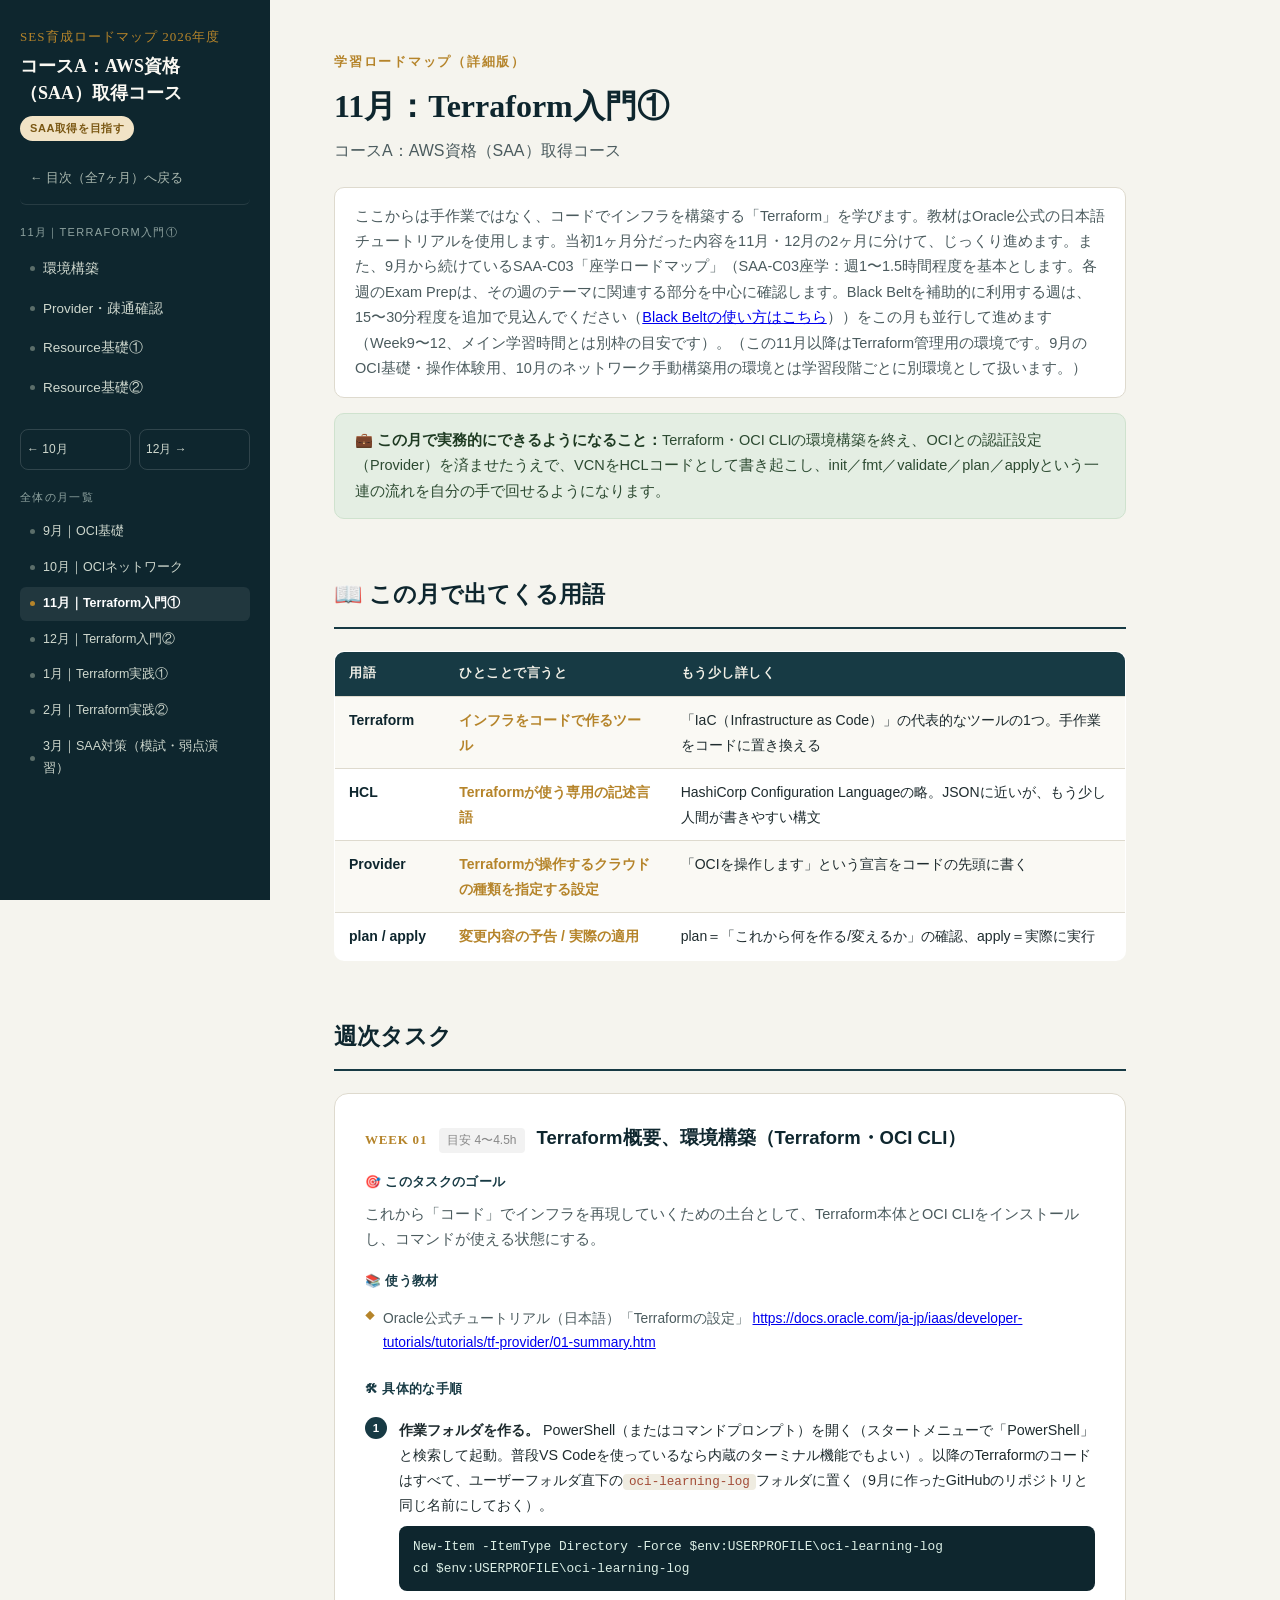
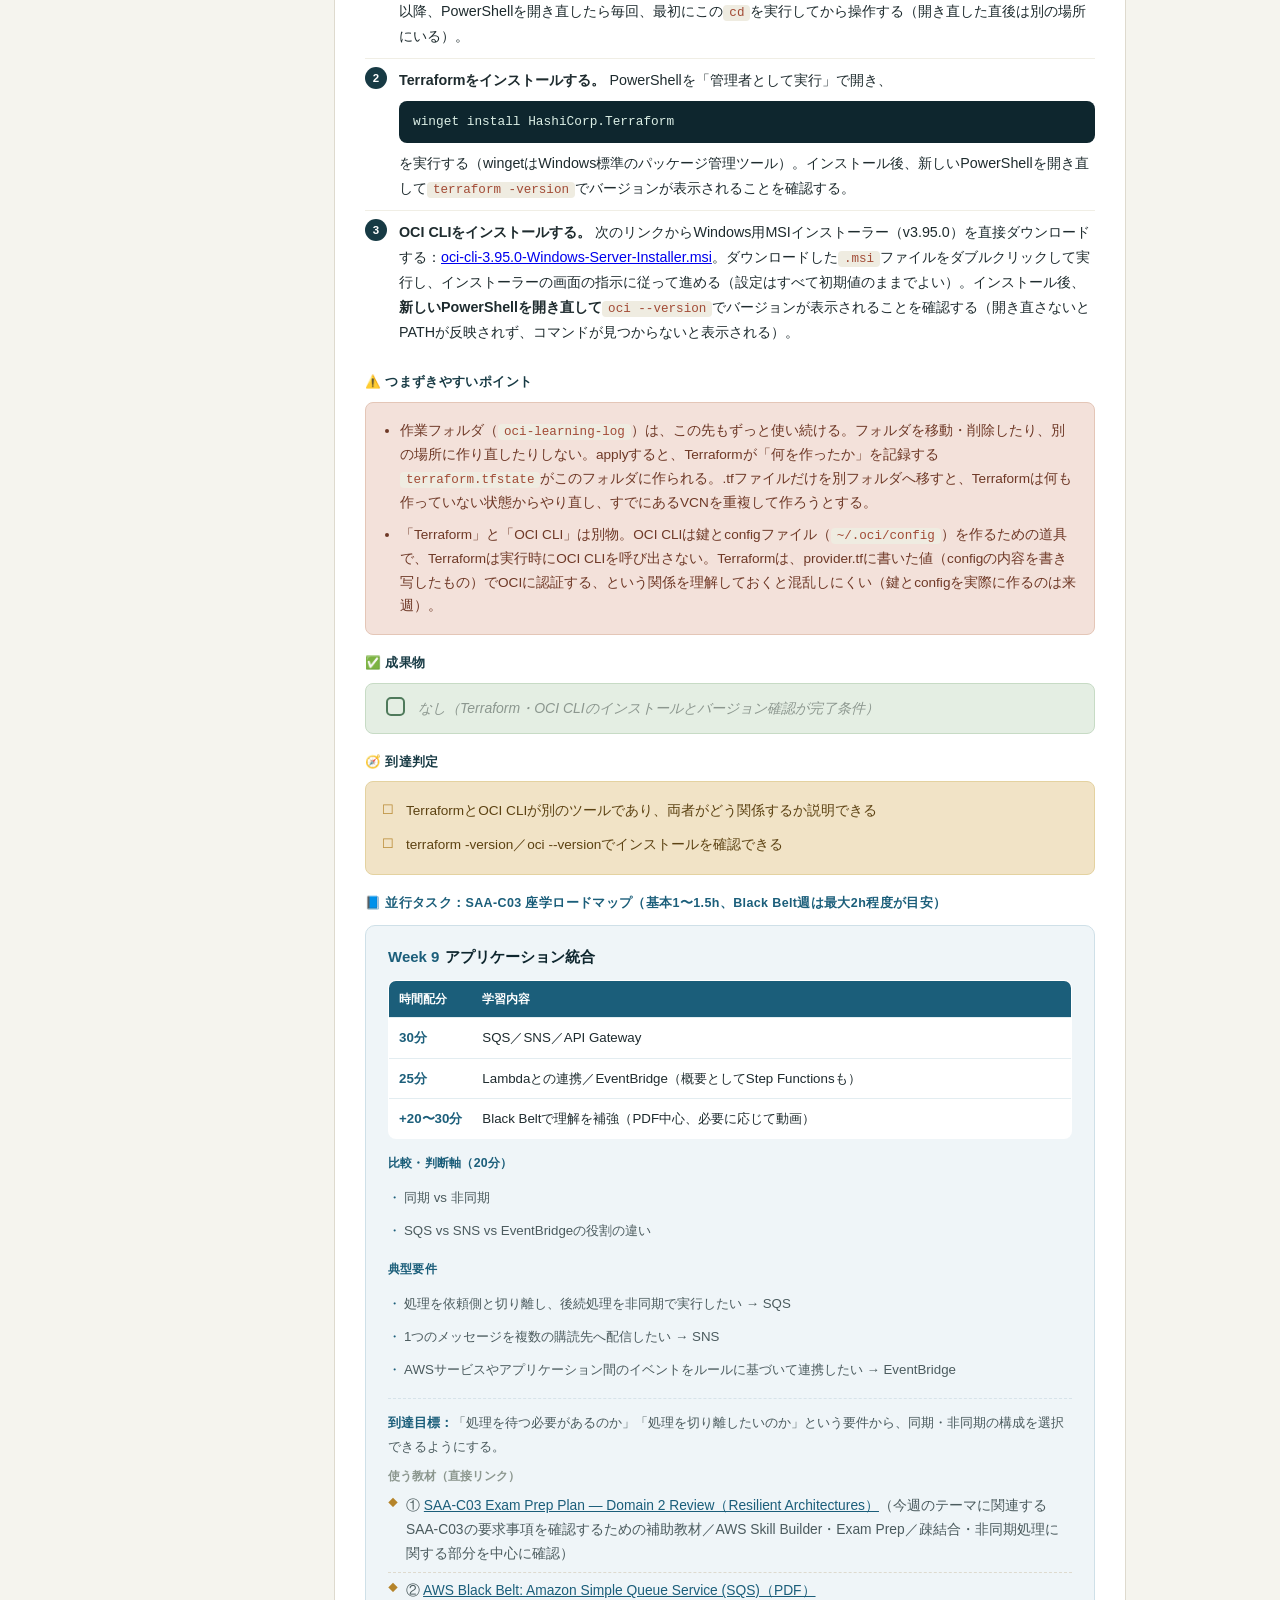
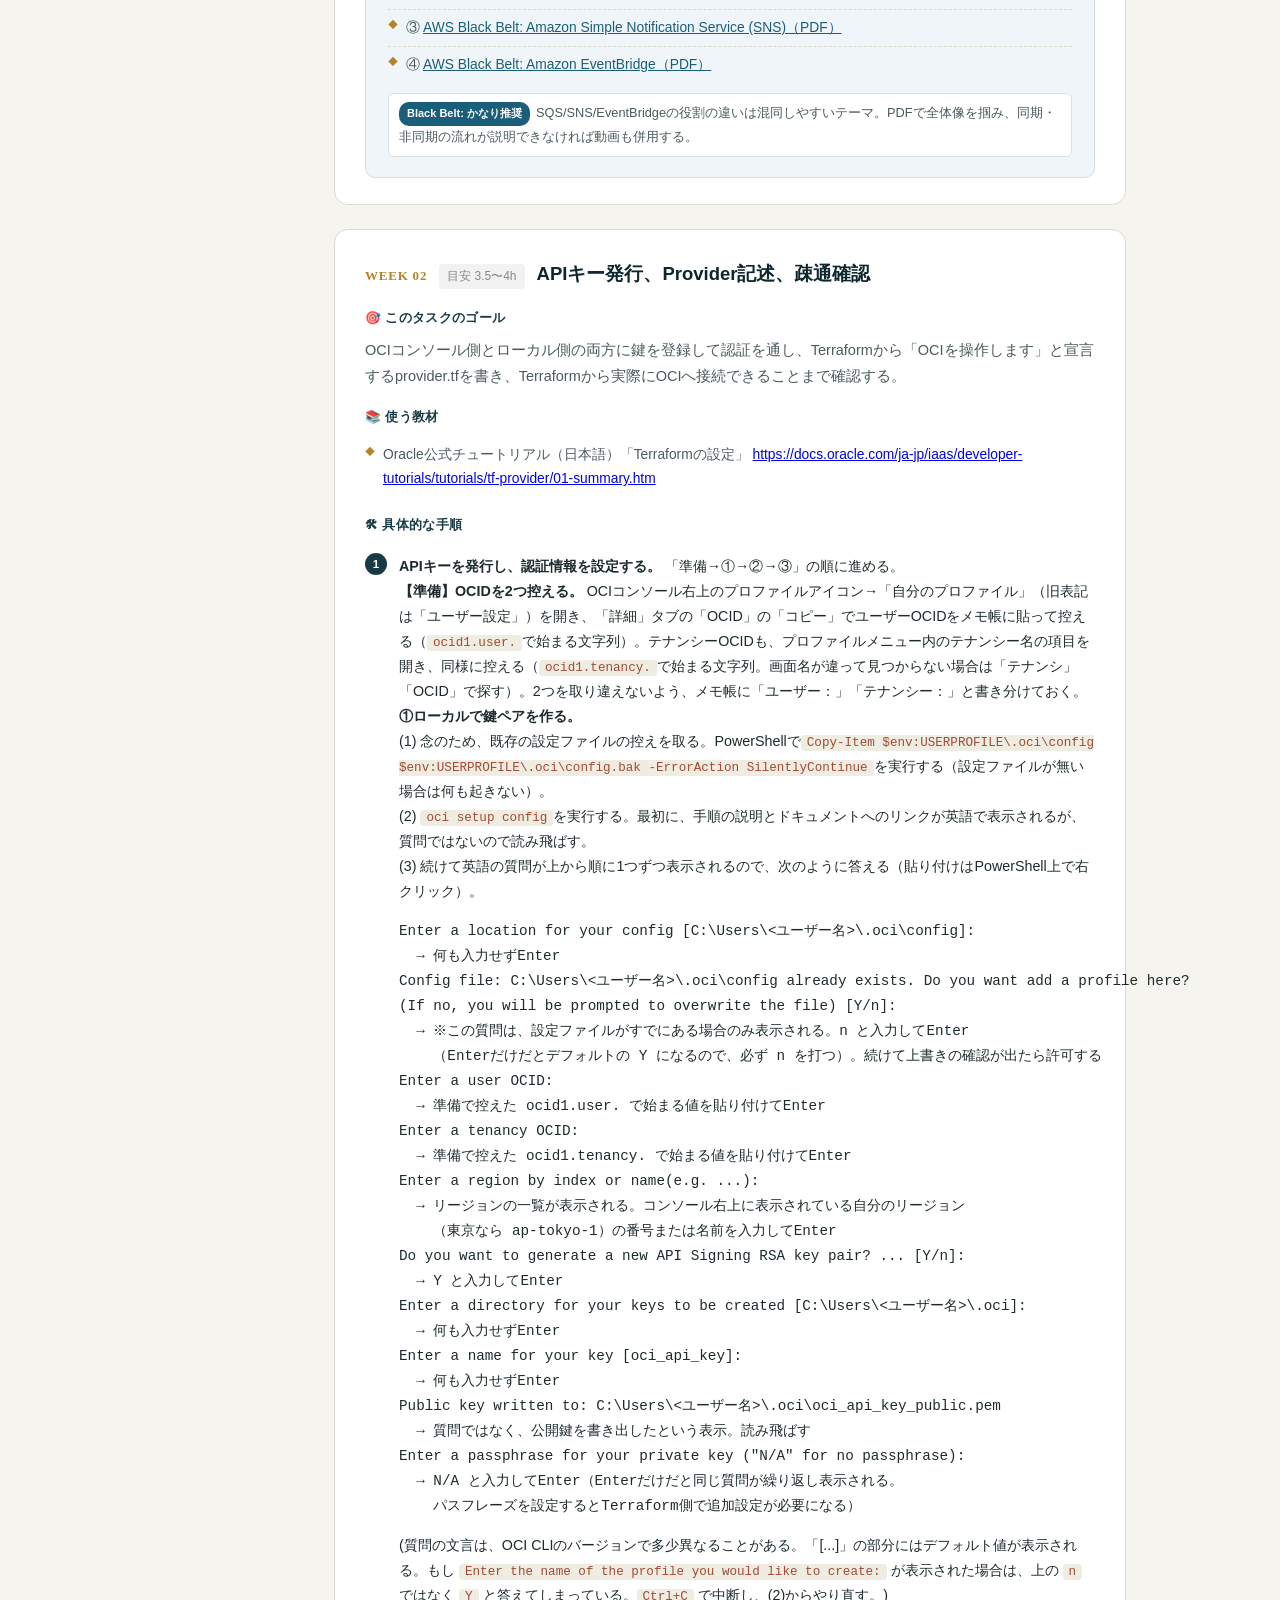
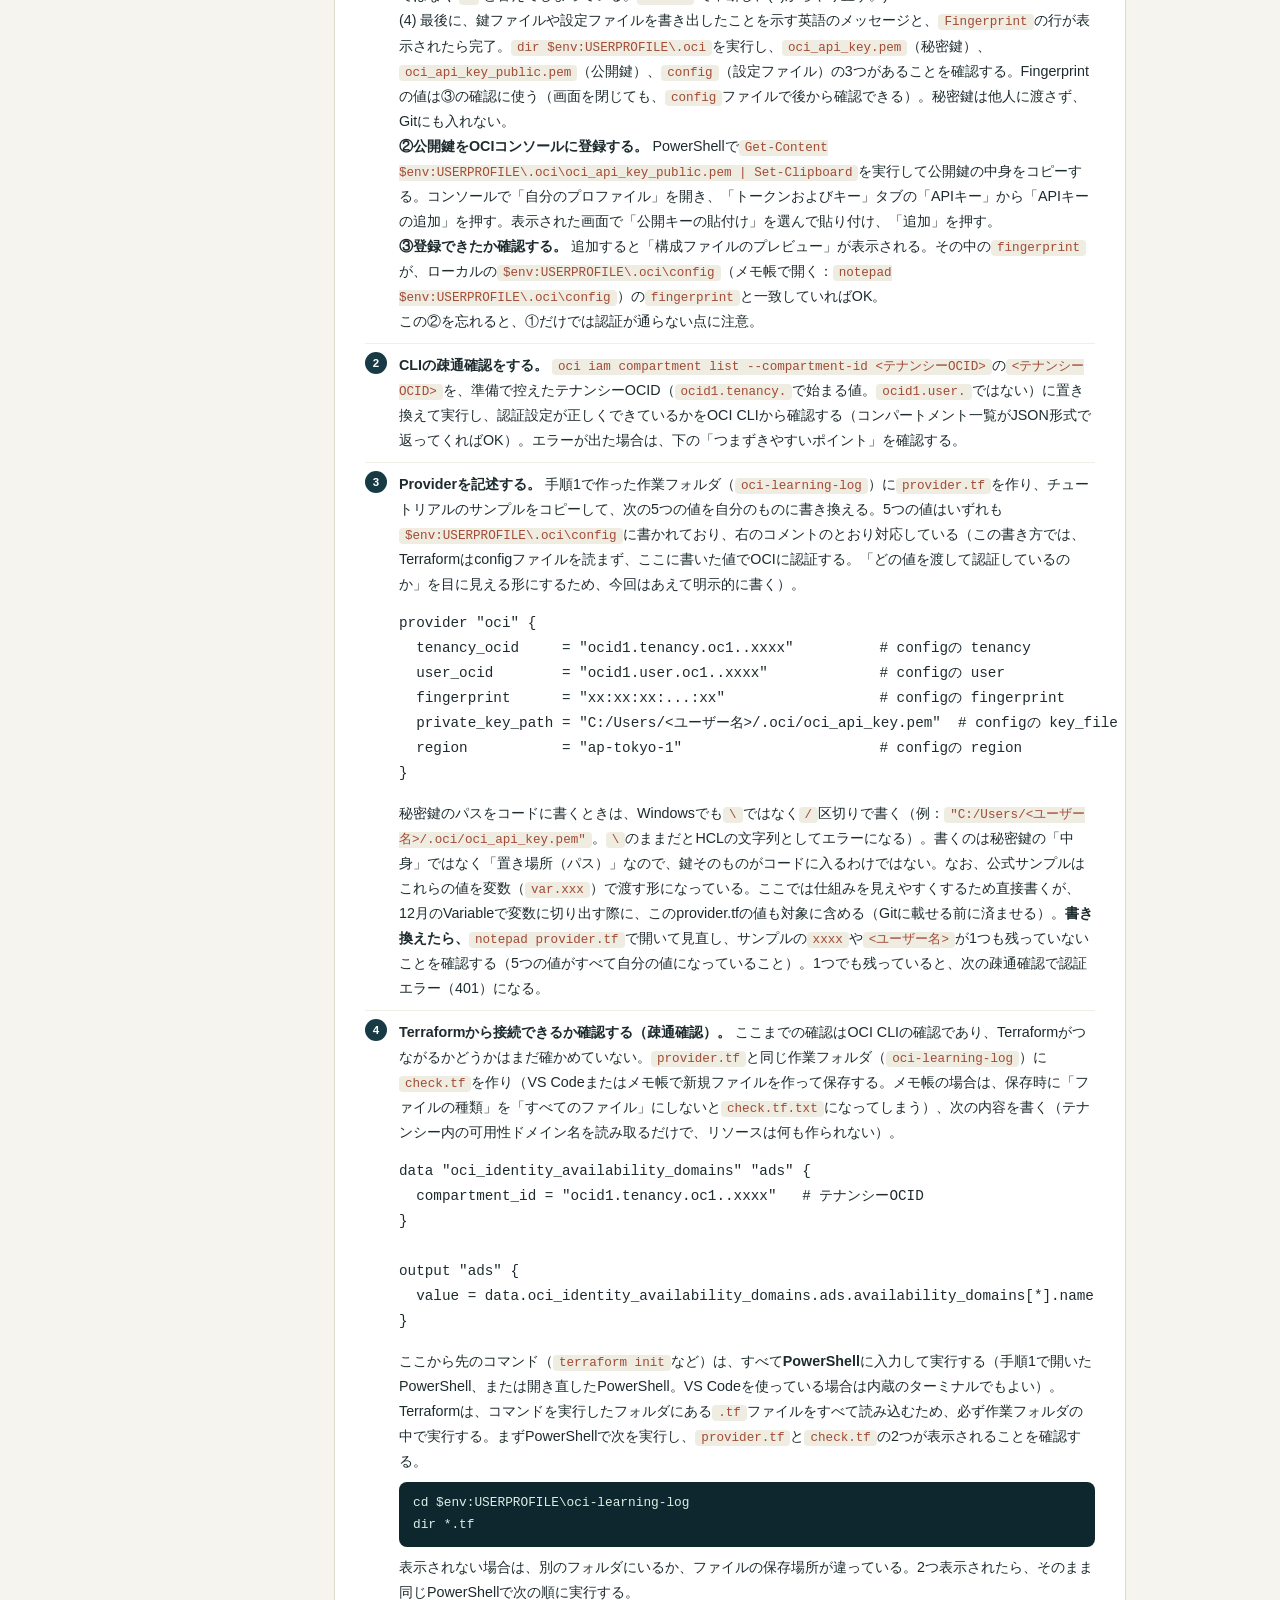
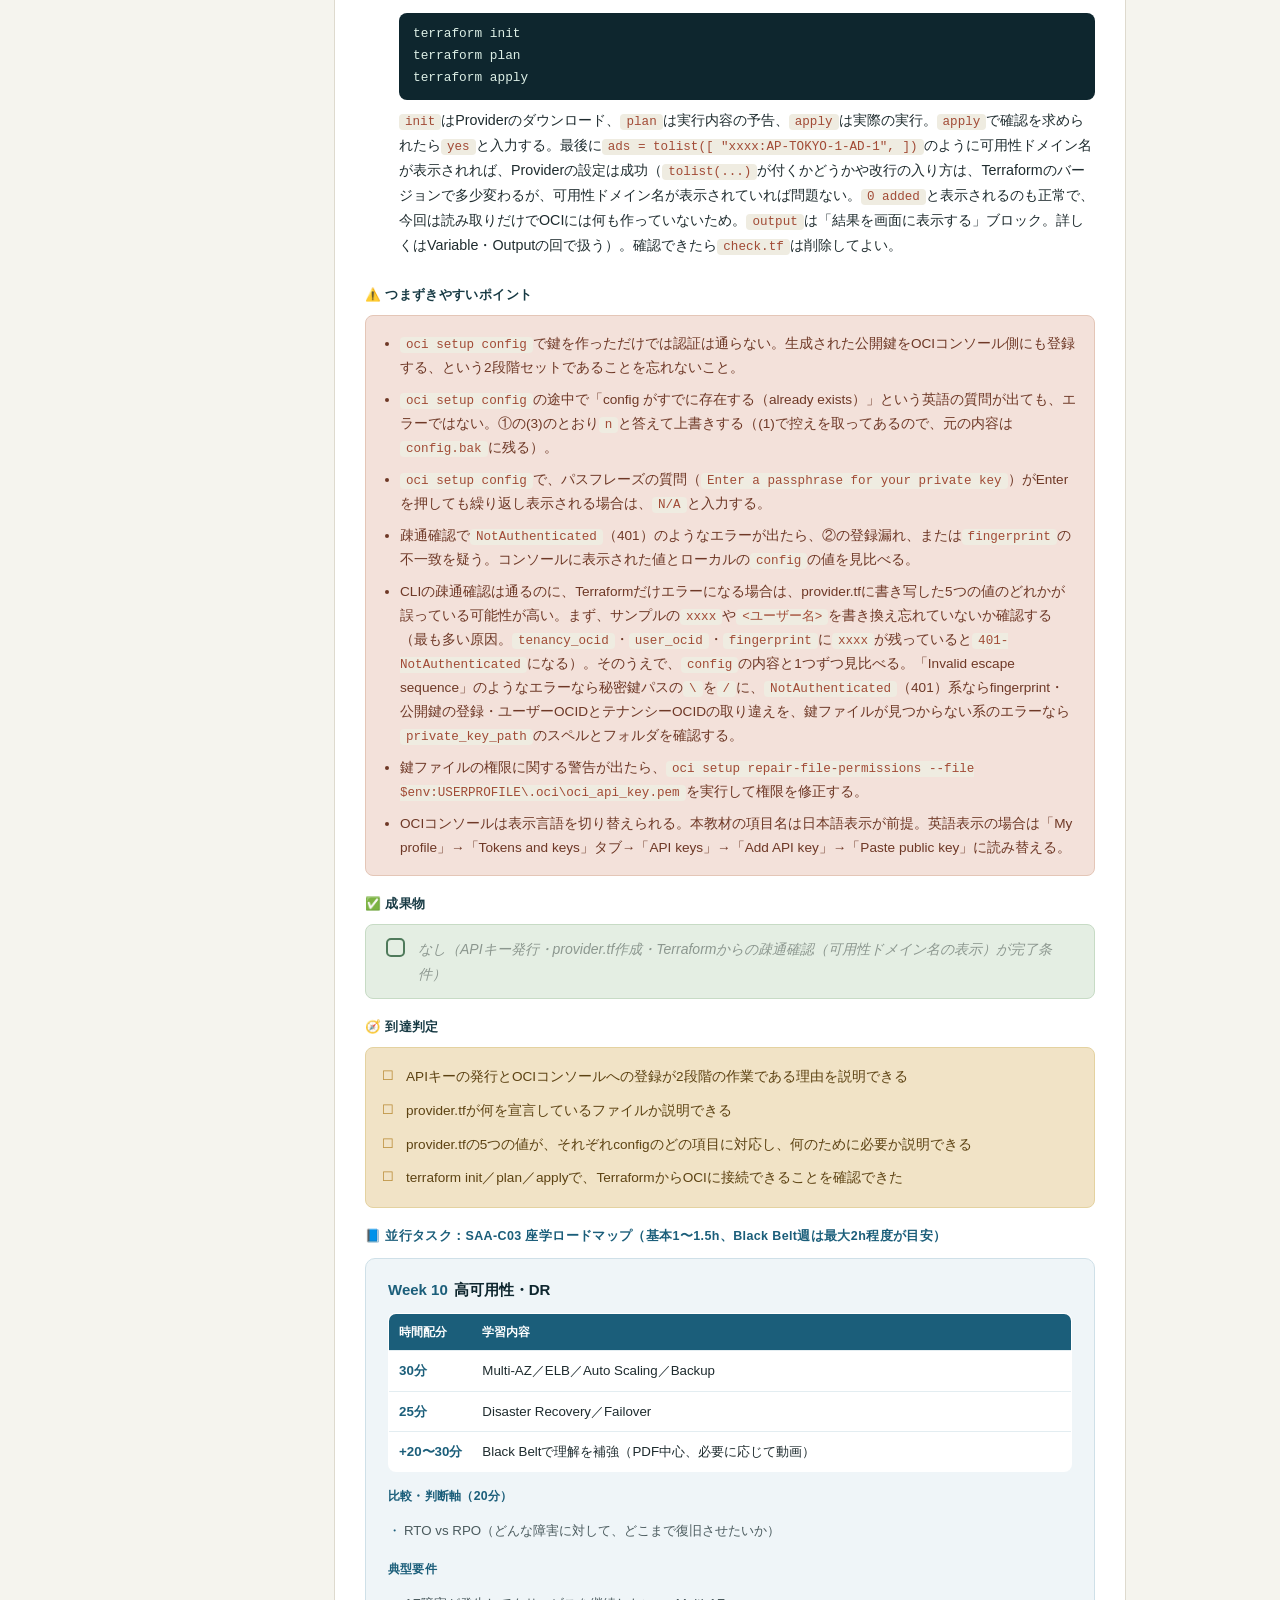
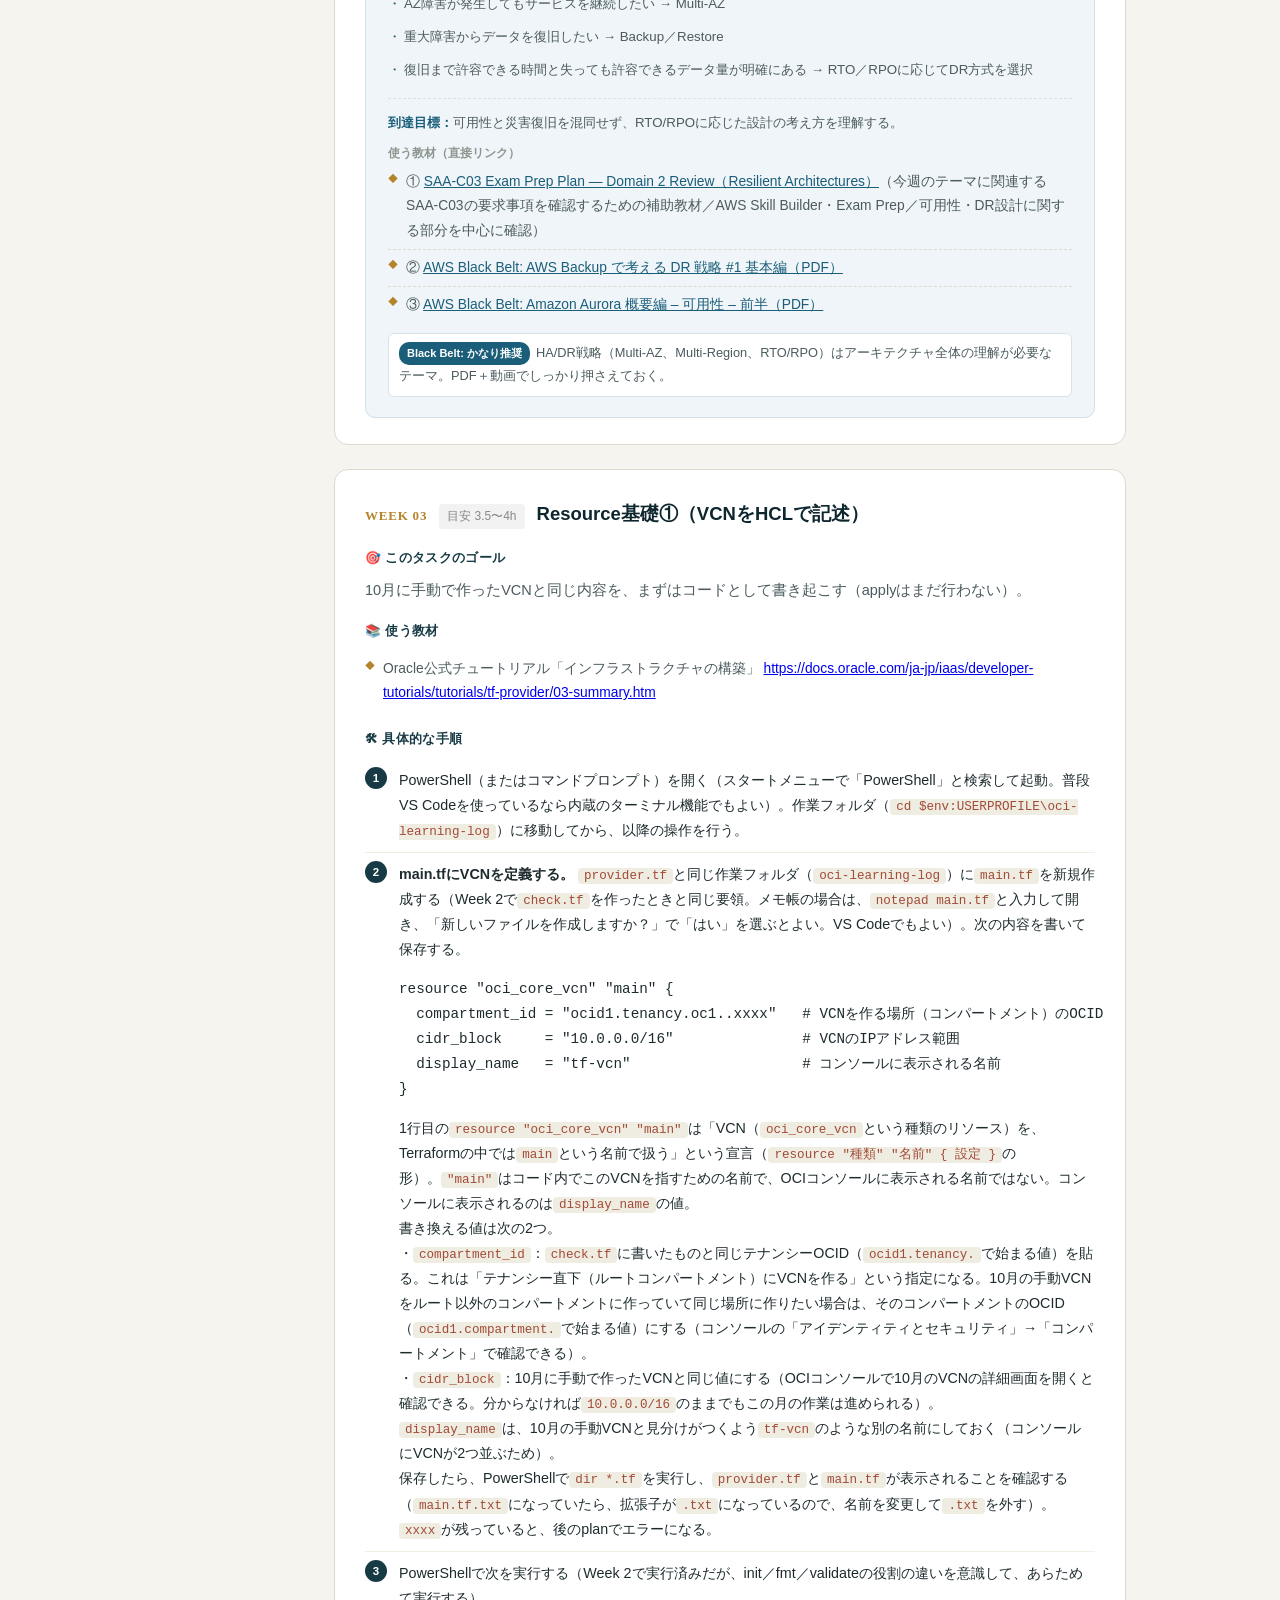
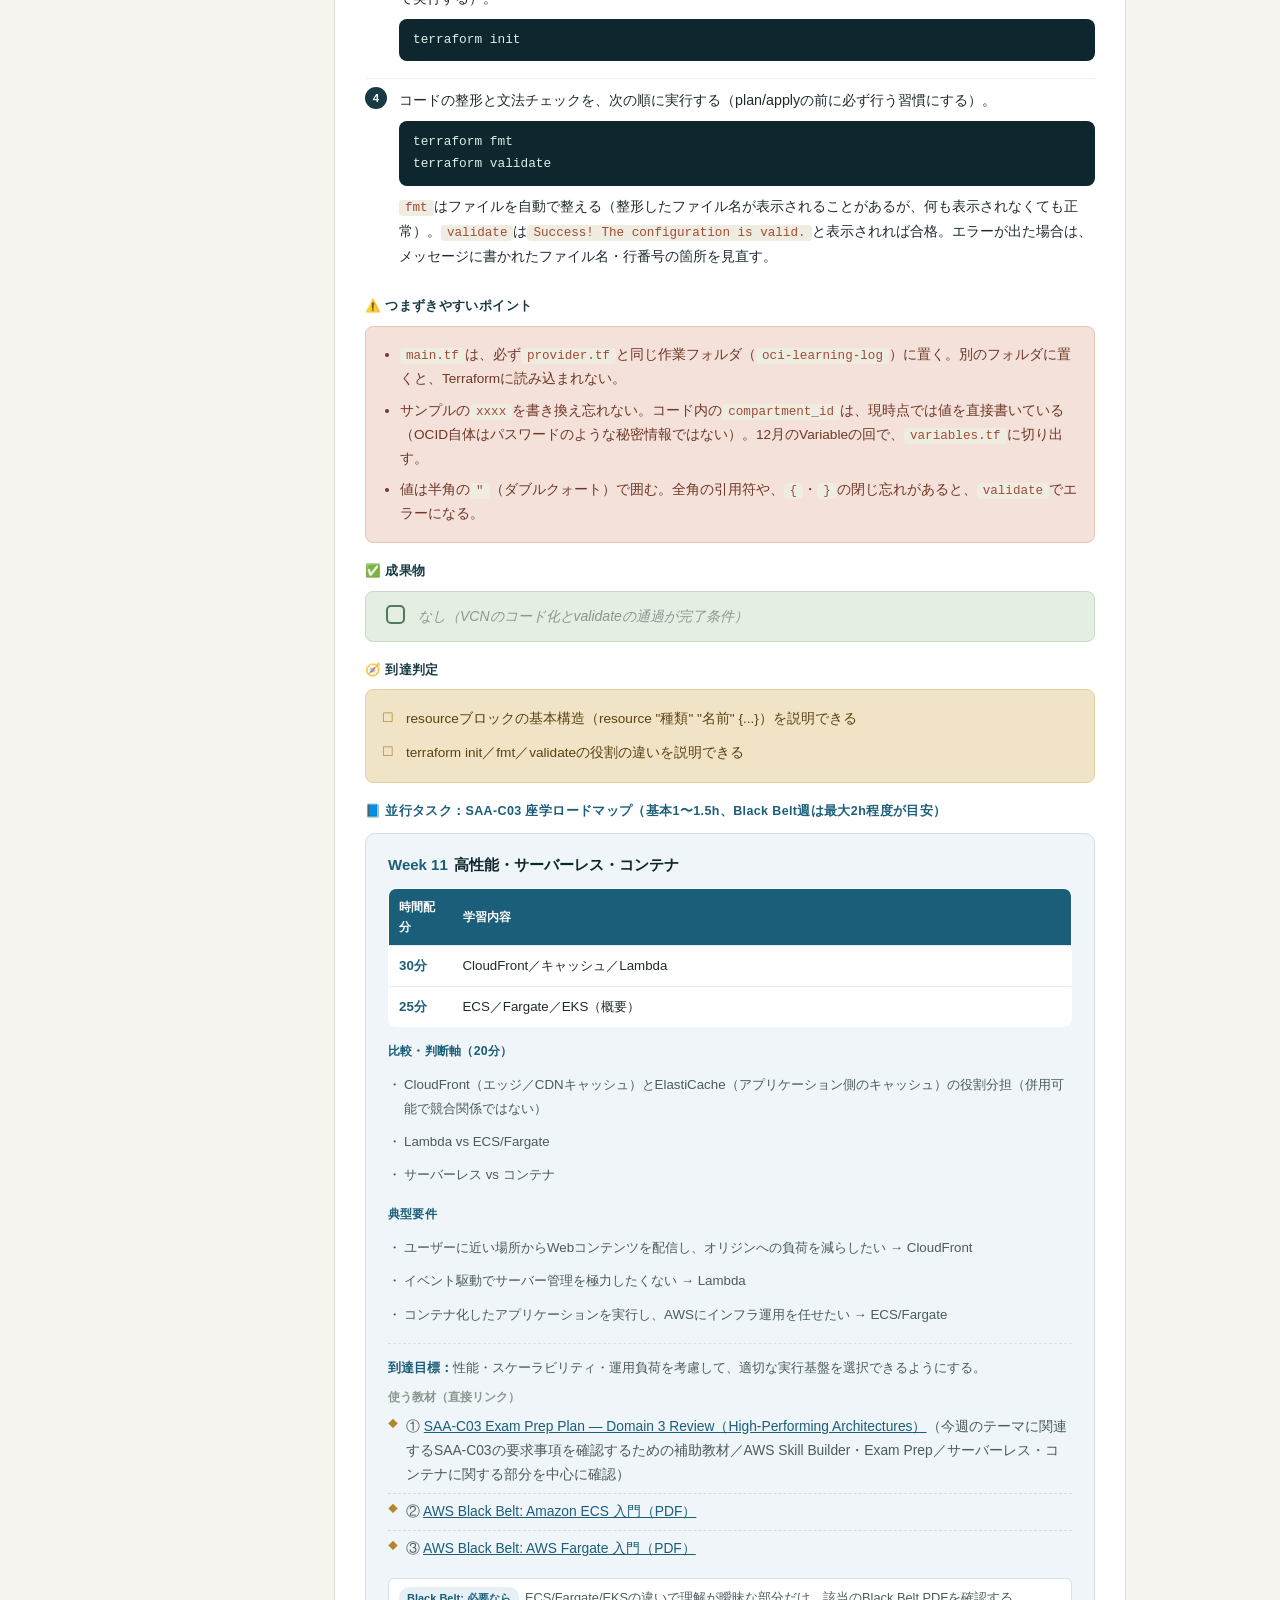
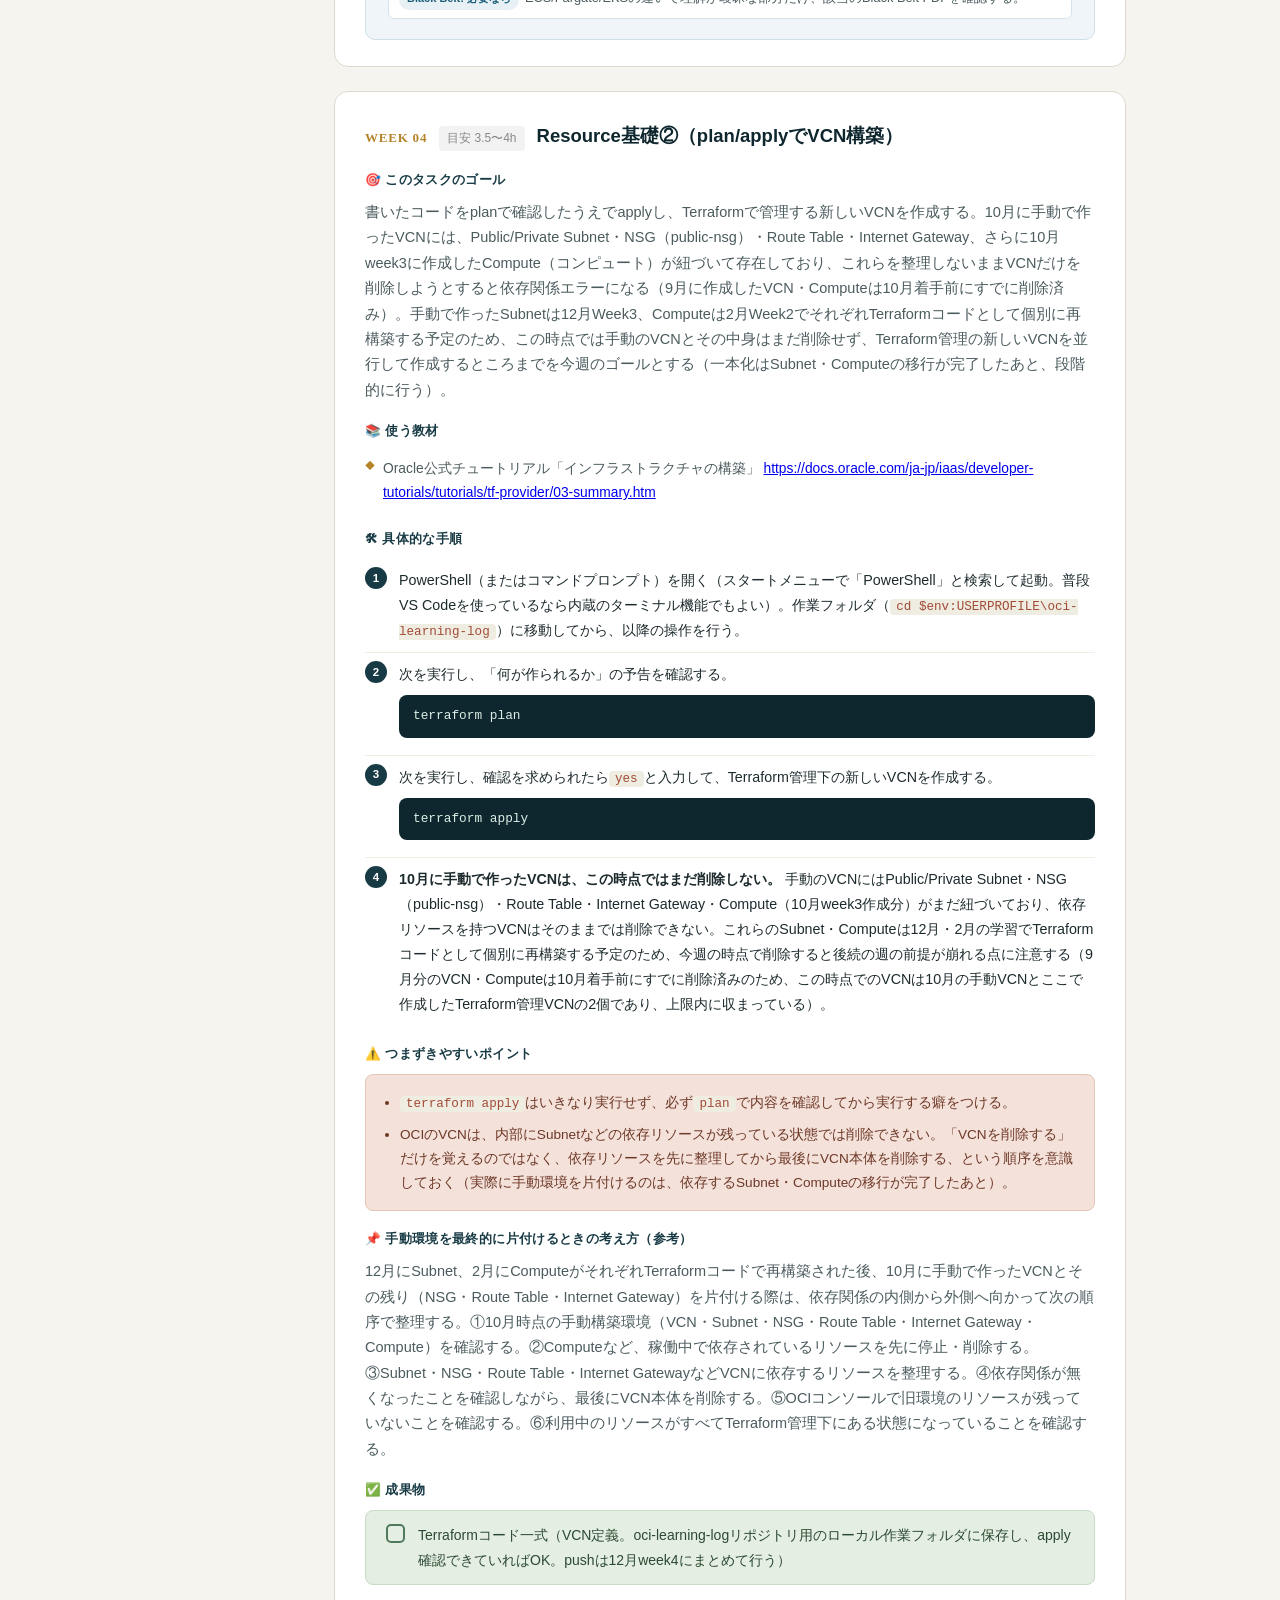
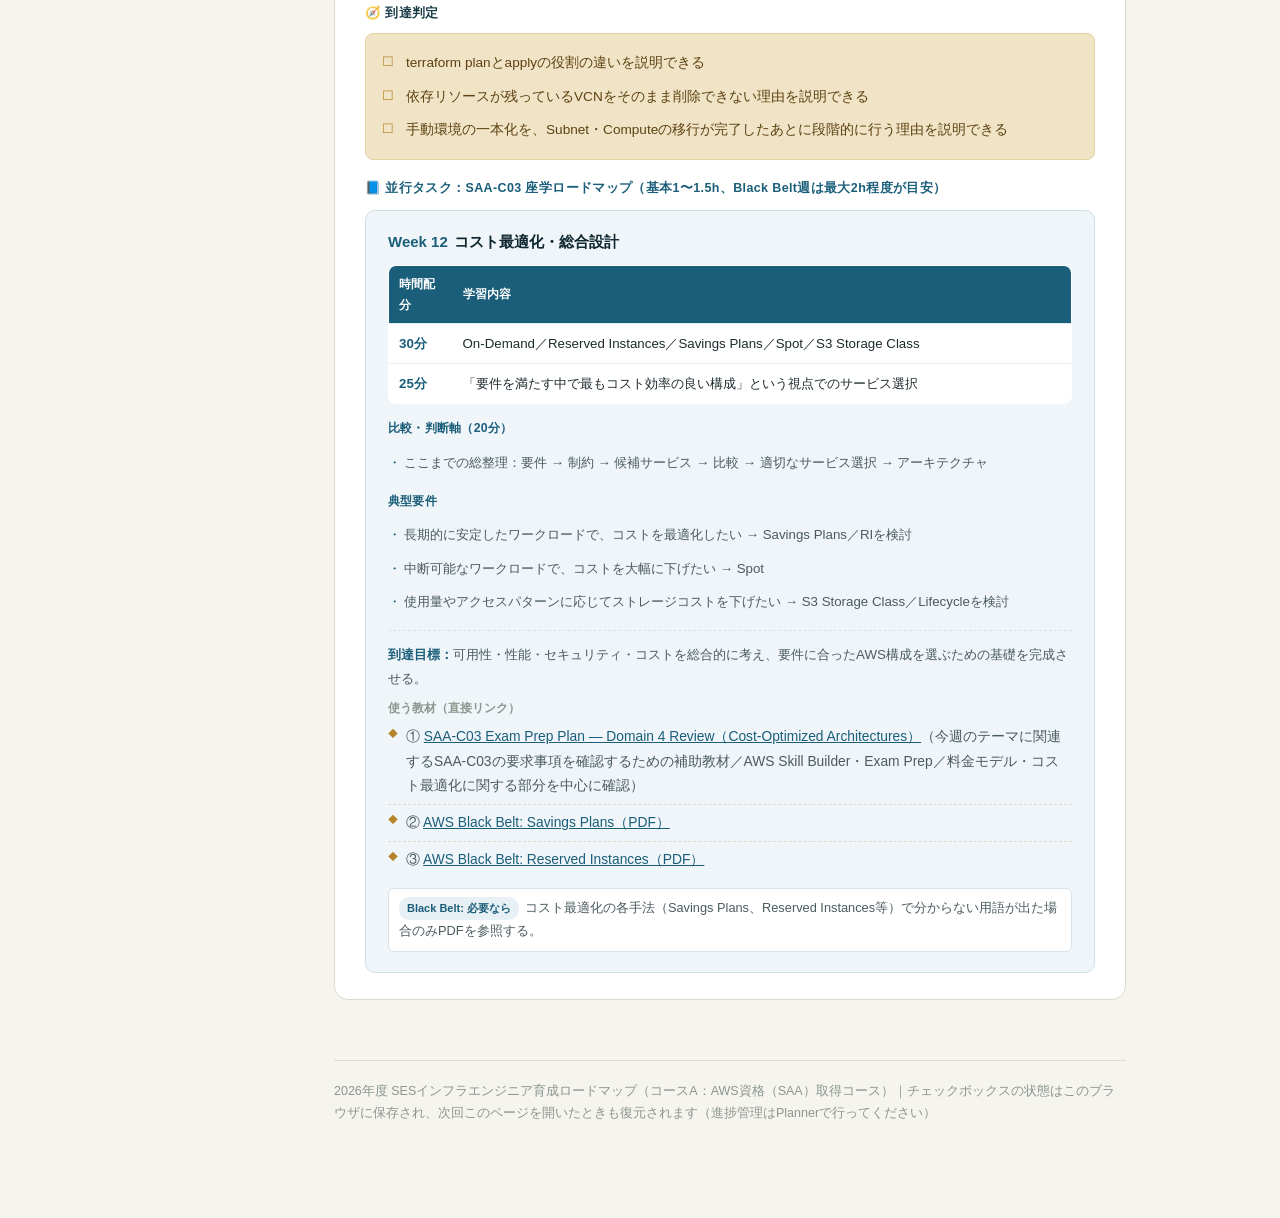
<file: 2026-11.html>
<!DOCTYPE html>
<html lang="ja">
<head>
<meta charset="UTF-8">
<meta name="viewport" content="width=device-width, initial-scale=1.0">
<title>コースA：AWS資格（SAA）取得コース｜11月：Terraform入門①</title>
<link rel="stylesheet" href="assets/style.css">
</head>
<body>
<div class="layout">
  <aside class="sidebar">
    <div class="brand">SES育成ロードマップ 2026年度</div>
    <h1>コースA：AWS資格（SAA）取得コース</h1>
    <span class="course-badge a">SAA取得を目指す</span>
    <a class="back-index" href="index.html">← 目次（全7ヶ月）へ戻る</a>
    <div class="nav-group-label">11月｜Terraform入門①</div>
    <nav><a href="#w1"><span class="dot"></span>環境構築</a><a href="#w2"><span class="dot"></span>Provider・疎通確認</a><a href="#w3"><span class="dot"></span>Resource基礎①</a><a href="#w4"><span class="dot"></span>Resource基礎②</a></nav>
    <div class="prevnext"><a href="2026-10.html">← 10月</a><a href="2026-12.html">12月 →</a></div>
    <div class="nav-group-label">全体の月一覧</div>
    <nav class="month-nav"><a href="2026-09.html"><span class="dot"></span>9月｜OCI基礎</a><a href="2026-10.html"><span class="dot"></span>10月｜OCIネットワーク</a><a href="2026-11.html" class="current"><span class="dot"></span>11月｜Terraform入門①</a><a href="2026-12.html"><span class="dot"></span>12月｜Terraform入門②</a><a href="2027-01.html"><span class="dot"></span>1月｜Terraform実践①</a><a href="2027-02.html"><span class="dot"></span>2月｜Terraform実践②</a><a href="2027-03.html"><span class="dot"></span>3月｜SAA対策（模試・弱点演習）</a></nav>
  </aside>
  <main>
    <div class="doc-header">
      <div class="eyebrow">学習ロードマップ（詳細版）</div>
      <h1>11月：Terraform入門①</h1>
      <p class="sub">コースA：AWS資格（SAA）取得コース</p>
      <p class="lead">ここからは手作業ではなく、コードでインフラを構築する「Terraform」を学びます。教材はOracle公式の日本語チュートリアルを使用します。当初1ヶ月分だった内容を11月・12月の2ヶ月に分けて、じっくり進めます。また、9月から続けているSAA-C03「座学ロードマップ」（SAA-C03座学：週1〜1.5時間程度を基本とします。各週のExam Prepは、その週のテーマに関連する部分を中心に確認します。Black Beltを補助的に利用する週は、15〜30分程度を追加で見込んでください（<a href="2026-09.html#blackbelt-guide" target="_blank" rel="noopener">Black Beltの使い方はこちら</a>））をこの月も並行して進めます（Week9〜12、メイン学習時間とは別枠の目安です）。（この11月以降はTerraform管理用の環境です。9月のOCI基礎・操作体験用、10月のネットワーク手動構築用の環境とは学習段階ごとに別環境として扱います。）</p>
      <p class="practical"><b>💼 この月で実務的にできるようになること：</b>Terraform・OCI CLIの環境構築を終え、OCIとの認証設定（Provider）を済ませたうえで、VCNをHCLコードとして書き起こし、init／fmt／validate／plan／applyという一連の流れを自分の手で回せるようになります。</p>
    </div>

    <h2 class="section-title" id="glossary">📖 この月で出てくる用語</h2>
    <table class="glossary">
      <tr><th style="width:14%">用語</th><th style="width:28%">ひとことで言うと</th><th>もう少し詳しく</th></tr>
      <tr><td class="term">Terraform</td><td class="short">インフラをコードで作るツール</td><td>「IaC（Infrastructure as Code）」の代表的なツールの1つ。手作業をコードに置き換える</td></tr><tr><td class="term">HCL</td><td class="short">Terraformが使う専用の記述言語</td><td>HashiCorp Configuration Languageの略。JSONに近いが、もう少し人間が書きやすい構文</td></tr><tr><td class="term">Provider</td><td class="short">Terraformが操作するクラウドの種類を指定する設定</td><td>「OCIを操作します」という宣言をコードの先頭に書く</td></tr><tr><td class="term">plan / apply</td><td class="short">変更内容の予告 / 実際の適用</td><td>plan＝「これから何を作る/変えるか」の確認、apply＝実際に実行</td></tr>
    </table>

    <h2 class="section-title">週次タスク</h2>
    
    <div class="week" id="w1">
      <div class="week-head"><span class="week-num">WEEK 01</span><span class="week-hours">目安 4〜4.5h</span><h3>Terraform概要、環境構築（Terraform・OCI CLI）</h3></div>
      <div class="block">
        <div class="block-label">🎯 このタスクのゴール</div>
        <div class="goal-text">これから「コード」でインフラを再現していくための土台として、Terraform本体とOCI CLIをインストールし、コマンドが使える状態にする。</div>
      </div>
      <div class="block">
        <div class="block-label">📚 使う教材</div>
        <ul class="materials"><li>Oracle公式チュートリアル（日本語）「Terraformの設定」 <a href="https://docs.oracle.com/ja-jp/iaas/developer-tutorials/tutorials/tf-provider/01-summary.htm" target="_blank" rel="noopener">https://docs.oracle.com/ja-jp/iaas/developer-tutorials/tutorials/tf-provider/01-summary.htm</a></li></ul>
      </div>
      <div class="block">
        <div class="block-label">🛠 具体的な手順</div>
        <ol class="steps"><li><b>作業フォルダを作る。</b> PowerShell（またはコマンドプロンプト）を開く（スタートメニューで「PowerShell」と検索して起動。普段VS Codeを使っているなら内蔵のターミナル機能でもよい）。以降のTerraformのコードはすべて、ユーザーフォルダ直下の<code class="inline">oci-learning-log</code>フォルダに置く（9月に作ったGitHubのリポジトリと同じ名前にしておく）。<div class="cmd">New-Item -ItemType Directory -Force $env:USERPROFILE\oci-learning-log
cd $env:USERPROFILE\oci-learning-log</div>以降、PowerShellを開き直したら毎回、最初にこの<code class="inline">cd</code>を実行してから操作する（開き直した直後は別の場所にいる）。</li><li><b>Terraformをインストールする。</b> PowerShellを「管理者として実行」で開き、<div class="cmd">winget install HashiCorp.Terraform</div>を実行する（wingetはWindows標準のパッケージ管理ツール）。インストール後、新しいPowerShellを開き直して<code class="inline">terraform -version</code>でバージョンが表示されることを確認する。</li><li><b>OCI CLIをインストールする。</b> 次のリンクからWindows用MSIインストーラー（v3.95.0）を直接ダウンロードする：<a href="https://github.com/oracle/oci-cli/releases/download/v3.95.0/oci-cli-3.95.0-Windows-Server-Installer.msi" target="_blank" rel="noopener">oci-cli-3.95.0-Windows-Server-Installer.msi</a>。ダウンロードした<code class="inline">.msi</code>ファイルをダブルクリックして実行し、インストーラーの画面の指示に従って進める（設定はすべて初期値のままでよい）。インストール後、<b>新しいPowerShellを開き直して</b><code class="inline">oci --version</code>でバージョンが表示されることを確認する（開き直さないとPATHが反映されず、コマンドが見つからないと表示される）。</li></ol>
      </div>
      <div class="block">
        <div class="block-label">⚠️ つまずきやすいポイント</div>
        <div class="warn-box"><ul><li>作業フォルダ（<code class="inline">oci-learning-log</code>）は、この先もずっと使い続ける。フォルダを移動・削除したり、別の場所に作り直したりしない。applyすると、Terraformが「何を作ったか」を記録する<code class="inline">terraform.tfstate</code>がこのフォルダに作られる。.tfファイルだけを別フォルダへ移すと、Terraformは何も作っていない状態からやり直し、すでにあるVCNを重複して作ろうとする。</li><li>「Terraform」と「OCI CLI」は別物。OCI CLIは鍵とconfigファイル（<code class="inline">~/.oci/config</code>）を作るための道具で、Terraformは実行時にOCI CLIを呼び出さない。Terraformは、provider.tfに書いた値（configの内容を書き写したもの）でOCIに認証する、という関係を理解しておくと混乱しにくい（鍵とconfigを実際に作るのは来週）。</li></ul></div>
      </div>
      <div class="block">
        <div class="block-label">✅ 成果物</div>
        <label class="deliverable" data-key="w1"><input type="checkbox"><span class="dtext"><span class="dnone">なし（Terraform・OCI CLIのインストールとバージョン確認が完了条件）</span></span></label>
        
      </div>
      <div class="block">
        <div class="block-label">🧭 到達判定</div>
        <div class="criteria-box"><ul><li>TerraformとOCI CLIが別のツールであり、両者がどう関係するか説明できる</li><li>terraform -version／oci --versionでインストールを確認できる</li></ul></div>
      </div>
    <div class="block"><div class="block-label saa-label">📘 並行タスク：SAA-C03 座学ロードマップ（基本1〜1.5h、Black Belt週は最大2h程度が目安）</div><div class="saa-block"><div class="saa-theme"><span class="saa-week-num">Week 9</span>アプリケーション統合</div><table class="saa-breakdown"><tr><th style="width:64px">時間配分</th><th>学習内容</th></tr><tr><td class="time">30分</td><td>SQS／SNS／API Gateway</td></tr><tr><td class="time">25分</td><td>Lambdaとの連携／EventBridge（概要としてStep Functionsも）</td></tr><tr><td class="time">+20〜30分</td><td>Black Beltで理解を補強（PDF中心、必要に応じて動画）</td></tr></table><div class="saa-sub">比較・判断軸（20分）</div><ul class="saa-req"><li>同期 vs 非同期</li><li>SQS vs SNS vs EventBridgeの役割の違い</li></ul><div class="saa-sub">典型要件</div><ul class="saa-req"><li>処理を依頼側と切り離し、後続処理を非同期で実行したい → SQS</li><li>1つのメッセージを複数の購読先へ配信したい → SNS</li><li>AWSサービスやアプリケーション間のイベントをルールに基づいて連携したい → EventBridge</li></ul><div class="saa-goal"><b>到達目標：</b>「処理を待つ必要があるのか」「処理を切り離したいのか」という要件から、同期・非同期の構成を選択できるようにする。</div><div class="saa-material"><b>使う教材（直接リンク）</b><ul class="materials"><li>① <a href="https://skillbuilder.aws/learn/53VSXZ83QZ/domain-2-review-aws-certified-solutions-architect--associate-saac03--/U3N35ZFVGR?parentId=5ES5T3BM13" target="_blank" rel="noopener">SAA-C03 Exam Prep Plan — Domain 2 Review（Resilient Architectures）</a>（今週のテーマに関連するSAA-C03の要求事項を確認するための補助教材／AWS Skill Builder・Exam Prep／疎結合・非同期処理に関する部分を中心に確認）</li><li>② <a href="https://pages.awscloud.com/rs/112-TZM-766/images/20190717_AWS-BlackBelt_AmazonSQS.pdf" target="_blank" rel="noopener">AWS Black Belt: Amazon Simple Queue Service (SQS)（PDF）</a></li><li>③ <a href="https://pages.awscloud.com/rs/112-TZM-766/images/20190604_AWS-Blackbelt_AmazonSNS.pdf" target="_blank" rel="noopener">AWS Black Belt: Amazon Simple Notification Service (SNS)（PDF）</a></li><li>④ <a href="https://pages.awscloud.com/rs/112-TZM-766/images/20200122_BlackBelt_EventBridge.pdf" target="_blank" rel="noopener">AWS Black Belt: Amazon EventBridge（PDF）</a></li></ul></div><div class="saa-blackbelt"><span class="bb-level strong">Black Belt: かなり推奨</span>SQS/SNS/EventBridgeの役割の違いは混同しやすいテーマ。PDFで全体像を掴み、同期・非同期の流れが説明できなければ動画も併用する。</div></div></div></div>
    <div class="week" id="w2">
      <div class="week-head"><span class="week-num">WEEK 02</span><span class="week-hours">目安 3.5〜4h</span><h3>APIキー発行、Provider記述、疎通確認</h3></div>
      <div class="block">
        <div class="block-label">🎯 このタスクのゴール</div>
        <div class="goal-text">OCIコンソール側とローカル側の両方に鍵を登録して認証を通し、Terraformから「OCIを操作します」と宣言するprovider.tfを書き、Terraformから実際にOCIへ接続できることまで確認する。</div>
      </div>
      <div class="block">
        <div class="block-label">📚 使う教材</div>
        <ul class="materials"><li>Oracle公式チュートリアル（日本語）「Terraformの設定」 <a href="https://docs.oracle.com/ja-jp/iaas/developer-tutorials/tutorials/tf-provider/01-summary.htm" target="_blank" rel="noopener">https://docs.oracle.com/ja-jp/iaas/developer-tutorials/tutorials/tf-provider/01-summary.htm</a></li></ul>
      </div>
      <div class="block">
        <div class="block-label">🛠 具体的な手順</div>
        <ol class="steps"><li><b>APIキーを発行し、認証情報を設定する。</b> 「準備→①→②→③」の順に進める。<br><b>【準備】OCIDを2つ控える。</b> OCIコンソール右上のプロファイルアイコン→「自分のプロファイル」（旧表記は「ユーザー設定」）を開き、「詳細」タブの「OCID」の「コピー」でユーザーOCIDをメモ帳に貼って控える（<code class="inline">ocid1.user.</code>で始まる文字列）。テナンシーOCIDも、プロファイルメニュー内のテナンシー名の項目を開き、同様に控える（<code class="inline">ocid1.tenancy.</code>で始まる文字列。画面名が違って見つからない場合は「テナンシ」「OCID」で探す）。2つを取り違えないよう、メモ帳に「ユーザー：」「テナンシー：」と書き分けておく。<br><b>①ローカルで鍵ペアを作る。</b><br>(1) 念のため、既存の設定ファイルの控えを取る。PowerShellで<code class="inline">Copy-Item $env:USERPROFILE\.oci\config $env:USERPROFILE\.oci\config.bak -ErrorAction SilentlyContinue</code>を実行する（設定ファイルが無い場合は何も起きない）。<br>(2) <code class="inline">oci setup config</code>を実行する。最初に、手順の説明とドキュメントへのリンクが英語で表示されるが、質問ではないので読み飛ばす。<br>(3) 続けて英語の質問が上から順に1つずつ表示されるので、次のように答える（貼り付けはPowerShell上で右クリック）。<pre>Enter a location for your config [C:\Users\&lt;ユーザー名&gt;\.oci\config]:
  → 何も入力せずEnter
Config file: C:\Users\&lt;ユーザー名&gt;\.oci\config already exists. Do you want add a profile here?
(If no, you will be prompted to overwrite the file) [Y/n]:
  → ※この質問は、設定ファイルがすでにある場合のみ表示される。n と入力してEnter
    （Enterだけだとデフォルトの Y になるので、必ず n を打つ）。続けて上書きの確認が出たら許可する
Enter a user OCID:
  → 準備で控えた ocid1.user. で始まる値を貼り付けてEnter
Enter a tenancy OCID:
  → 準備で控えた ocid1.tenancy. で始まる値を貼り付けてEnter
Enter a region by index or name(e.g. ...):
  → リージョンの一覧が表示される。コンソール右上に表示されている自分のリージョン
    （東京なら ap-tokyo-1）の番号または名前を入力してEnter
Do you want to generate a new API Signing RSA key pair? ... [Y/n]:
  → Y と入力してEnter
Enter a directory for your keys to be created [C:\Users\&lt;ユーザー名&gt;\.oci]:
  → 何も入力せずEnter
Enter a name for your key [oci_api_key]:
  → 何も入力せずEnter
Public key written to: C:\Users\&lt;ユーザー名&gt;\.oci\oci_api_key_public.pem
  → 質問ではなく、公開鍵を書き出したという表示。読み飛ばす
Enter a passphrase for your private key ("N/A" for no passphrase):
  → N/A と入力してEnter（Enterだけだと同じ質問が繰り返し表示される。
    パスフレーズを設定するとTerraform側で追加設定が必要になる）</pre>(質問の文言は、OCI CLIのバージョンで多少異なることがある。「[...]」の部分にはデフォルト値が表示される。もし <code class="inline">Enter the name of the profile you would like to create:</code> が表示された場合は、上の <code class="inline">n</code> ではなく <code class="inline">Y</code> と答えてしまっている。<code class="inline">Ctrl+C</code> で中断し、(2)からやり直す。)<br>(4) 最後に、鍵ファイルや設定ファイルを書き出したことを示す英語のメッセージと、<code class="inline">Fingerprint</code>の行が表示されたら完了。<code class="inline">dir $env:USERPROFILE\.oci</code>を実行し、<code class="inline">oci_api_key.pem</code>（秘密鍵）、<code class="inline">oci_api_key_public.pem</code>（公開鍵）、<code class="inline">config</code>（設定ファイル）の3つがあることを確認する。Fingerprintの値は③の確認に使う（画面を閉じても、<code class="inline">config</code>ファイルで後から確認できる）。秘密鍵は他人に渡さず、Gitにも入れない。<br><b>②公開鍵をOCIコンソールに登録する。</b> PowerShellで<code class="inline">Get-Content $env:USERPROFILE\.oci\oci_api_key_public.pem | Set-Clipboard</code>を実行して公開鍵の中身をコピーする。コンソールで「自分のプロファイル」を開き、「トークンおよびキー」タブの「APIキー」から「APIキーの追加」を押す。表示された画面で「公開キーの貼付け」を選んで貼り付け、「追加」を押す。<br><b>③登録できたか確認する。</b> 追加すると「構成ファイルのプレビュー」が表示される。その中の<code class="inline">fingerprint</code>が、ローカルの<code class="inline">$env:USERPROFILE\.oci\config</code>（メモ帳で開く：<code class="inline">notepad $env:USERPROFILE\.oci\config</code>）の<code class="inline">fingerprint</code>と一致していればOK。<br>この②を忘れると、①だけでは認証が通らない点に注意。</li><li><b>CLIの疎通確認をする。</b> <code class="inline">oci iam compartment list --compartment-id &lt;テナンシーOCID&gt;</code>の<code class="inline">&lt;テナンシーOCID&gt;</code>を、準備で控えたテナンシーOCID（<code class="inline">ocid1.tenancy.</code>で始まる値。<code class="inline">ocid1.user.</code>ではない）に置き換えて実行し、認証設定が正しくできているかをOCI CLIから確認する（コンパートメント一覧がJSON形式で返ってくればOK）。エラーが出た場合は、下の「つまずきやすいポイント」を確認する。</li><li><b>Providerを記述する。</b> 手順1で作った作業フォルダ（<code class="inline">oci-learning-log</code>）に<code class="inline">provider.tf</code>を作り、チュートリアルのサンプルをコピーして、次の5つの値を自分のものに書き換える。5つの値はいずれも<code class="inline">$env:USERPROFILE\.oci\config</code>に書かれており、右のコメントのとおり対応している（この書き方では、Terraformはconfigファイルを読まず、ここに書いた値でOCIに認証する。「どの値を渡して認証しているのか」を目に見える形にするため、今回はあえて明示的に書く）。<pre>provider "oci" {
  tenancy_ocid     = "ocid1.tenancy.oc1..xxxx"          # configの tenancy
  user_ocid        = "ocid1.user.oc1..xxxx"             # configの user
  fingerprint      = "xx:xx:xx:...:xx"                  # configの fingerprint
  private_key_path = "C:/Users/&lt;ユーザー名&gt;/.oci/oci_api_key.pem"  # configの key_file
  region           = "ap-tokyo-1"                       # configの region
}</pre>秘密鍵のパスをコードに書くときは、Windowsでも<code class="inline">\</code>ではなく<code class="inline">/</code>区切りで書く（例：<code class="inline">"C:/Users/&lt;ユーザー名&gt;/.oci/oci_api_key.pem"</code>。<code class="inline">\</code>のままだとHCLの文字列としてエラーになる）。書くのは秘密鍵の「中身」ではなく「置き場所（パス）」なので、鍵そのものがコードに入るわけではない。なお、公式サンプルはこれらの値を変数（<code class="inline">var.xxx</code>）で渡す形になっている。ここでは仕組みを見えやすくするため直接書くが、12月のVariableで変数に切り出す際に、このprovider.tfの値も対象に含める（Gitに載せる前に済ませる）。<b>書き換えたら、</b><code class="inline">notepad provider.tf</code>で開いて見直し、サンプルの<code class="inline">xxxx</code>や<code class="inline">&lt;ユーザー名&gt;</code>が1つも残っていないことを確認する（5つの値がすべて自分の値になっていること）。1つでも残っていると、次の疎通確認で認証エラー（401）になる。</li><li><b>Terraformから接続できるか確認する（疎通確認）。</b> ここまでの確認はOCI CLIの確認であり、Terraformがつながるかどうかはまだ確かめていない。<code class="inline">provider.tf</code>と同じ作業フォルダ（<code class="inline">oci-learning-log</code>）に<code class="inline">check.tf</code>を作り（VS Codeまたはメモ帳で新規ファイルを作って保存する。メモ帳の場合は、保存時に「ファイルの種類」を「すべてのファイル」にしないと<code class="inline">check.tf.txt</code>になってしまう）、次の内容を書く（テナンシー内の可用性ドメイン名を読み取るだけで、リソースは何も作られない）。<pre>data "oci_identity_availability_domains" "ads" {
  compartment_id = "ocid1.tenancy.oc1..xxxx"   # テナンシーOCID
}

output "ads" {
  value = data.oci_identity_availability_domains.ads.availability_domains[*].name
}</pre>ここから先のコマンド（<code class="inline">terraform init</code>など）は、すべて<b>PowerShell</b>に入力して実行する（手順1で開いたPowerShell、または開き直したPowerShell。VS Codeを使っている場合は内蔵のターミナルでもよい）。Terraformは、コマンドを実行したフォルダにある<code class="inline">.tf</code>ファイルをすべて読み込むため、必ず作業フォルダの中で実行する。まずPowerShellで次を実行し、<code class="inline">provider.tf</code>と<code class="inline">check.tf</code>の2つが表示されることを確認する。<div class="cmd">cd $env:USERPROFILE\oci-learning-log
dir *.tf</div>表示されない場合は、別のフォルダにいるか、ファイルの保存場所が違っている。2つ表示されたら、そのまま同じPowerShellで次の順に実行する。<div class="cmd">terraform init
terraform plan
terraform apply</div><code class="inline">init</code>はProviderのダウンロード、<code class="inline">plan</code>は実行内容の予告、<code class="inline">apply</code>は実際の実行。<code class="inline">apply</code>で確認を求められたら<code class="inline">yes</code>と入力する。最後に<code class="inline">ads = tolist([ "xxxx:AP-TOKYO-1-AD-1", ])</code>のように可用性ドメイン名が表示されれば、Providerの設定は成功（<code class="inline">tolist(...)</code>が付くかどうかや改行の入り方は、Terraformのバージョンで多少変わるが、可用性ドメイン名が表示されていれば問題ない。<code class="inline">0 added</code>と表示されるのも正常で、今回は読み取りだけでOCIには何も作っていないため。<code class="inline">output</code>は「結果を画面に表示する」ブロック。詳しくはVariable・Outputの回で扱う）。確認できたら<code class="inline">check.tf</code>は削除してよい。</li></ol>
      </div>
      <div class="block">
        <div class="block-label">⚠️ つまずきやすいポイント</div>
        <div class="warn-box"><ul><li><code class="inline">oci setup config</code>で鍵を作っただけでは認証は通らない。生成された公開鍵をOCIコンソール側にも登録する、という2段階セットであることを忘れないこと。</li><li><code class="inline">oci setup config</code>の途中で「config がすでに存在する（already exists）」という英語の質問が出ても、エラーではない。①の(3)のとおり<code class="inline">n</code>と答えて上書きする（(1)で控えを取ってあるので、元の内容は<code class="inline">config.bak</code>に残る）。</li><li><code class="inline">oci setup config</code>で、パスフレーズの質問（<code class="inline">Enter a passphrase for your private key</code>）がEnterを押しても繰り返し表示される場合は、<code class="inline">N/A</code>と入力する。</li><li>疎通確認で<code class="inline">NotAuthenticated</code>（401）のようなエラーが出たら、②の登録漏れ、または<code class="inline">fingerprint</code>の不一致を疑う。コンソールに表示された値とローカルの<code class="inline">config</code>の値を見比べる。</li><li>CLIの疎通確認は通るのに、Terraformだけエラーになる場合は、provider.tfに書き写した5つの値のどれかが誤っている可能性が高い。まず、サンプルの<code class="inline">xxxx</code>や<code class="inline">&lt;ユーザー名&gt;</code>を書き換え忘れていないか確認する（最も多い原因。<code class="inline">tenancy_ocid</code>・<code class="inline">user_ocid</code>・<code class="inline">fingerprint</code>に<code class="inline">xxxx</code>が残っていると<code class="inline">401-NotAuthenticated</code>になる）。そのうえで、<code class="inline">config</code>の内容と1つずつ見比べる。「Invalid escape sequence」のようなエラーなら秘密鍵パスの<code class="inline">\</code>を<code class="inline">/</code>に、<code class="inline">NotAuthenticated</code>（401）系ならfingerprint・公開鍵の登録・ユーザーOCIDとテナンシーOCIDの取り違えを、鍵ファイルが見つからない系のエラーなら<code class="inline">private_key_path</code>のスペルとフォルダを確認する。</li><li>鍵ファイルの権限に関する警告が出たら、<code class="inline">oci setup repair-file-permissions --file $env:USERPROFILE\.oci\oci_api_key.pem</code>を実行して権限を修正する。</li><li>OCIコンソールは表示言語を切り替えられる。本教材の項目名は日本語表示が前提。英語表示の場合は「My profile」→「Tokens and keys」タブ→「API keys」→「Add API key」→「Paste public key」に読み替える。</li></ul></div>
      </div>
      <div class="block">
        <div class="block-label">✅ 成果物</div>
        <label class="deliverable" data-key="w2"><input type="checkbox"><span class="dtext"><span class="dnone">なし（APIキー発行・provider.tf作成・Terraformからの疎通確認（可用性ドメイン名の表示）が完了条件）</span></span></label>
        
      </div>
      <div class="block">
        <div class="block-label">🧭 到達判定</div>
        <div class="criteria-box"><ul><li>APIキーの発行とOCIコンソールへの登録が2段階の作業である理由を説明できる</li><li>provider.tfが何を宣言しているファイルか説明できる</li><li>provider.tfの5つの値が、それぞれconfigのどの項目に対応し、何のために必要か説明できる</li><li>terraform init／plan／applyで、TerraformからOCIに接続できることを確認できた</li></ul></div>
      </div>
    <div class="block"><div class="block-label saa-label">📘 並行タスク：SAA-C03 座学ロードマップ（基本1〜1.5h、Black Belt週は最大2h程度が目安）</div><div class="saa-block"><div class="saa-theme"><span class="saa-week-num">Week 10</span>高可用性・DR</div><table class="saa-breakdown"><tr><th style="width:64px">時間配分</th><th>学習内容</th></tr><tr><td class="time">30分</td><td>Multi-AZ／ELB／Auto Scaling／Backup</td></tr><tr><td class="time">25分</td><td>Disaster Recovery／Failover</td></tr><tr><td class="time">+20〜30分</td><td>Black Beltで理解を補強（PDF中心、必要に応じて動画）</td></tr></table><div class="saa-sub">比較・判断軸（20分）</div><ul class="saa-req"><li>RTO vs RPO（どんな障害に対して、どこまで復旧させたいか）</li></ul><div class="saa-sub">典型要件</div><ul class="saa-req"><li>AZ障害が発生してもサービスを継続したい → Multi-AZ</li><li>重大障害からデータを復旧したい → Backup／Restore</li><li>復旧まで許容できる時間と失っても許容できるデータ量が明確にある → RTO／RPOに応じてDR方式を選択</li></ul><div class="saa-goal"><b>到達目標：</b>可用性と災害復旧を混同せず、RTO/RPOに応じた設計の考え方を理解する。</div><div class="saa-material"><b>使う教材（直接リンク）</b><ul class="materials"><li>① <a href="https://skillbuilder.aws/learn/53VSXZ83QZ/domain-2-review-aws-certified-solutions-architect--associate-saac03--/U3N35ZFVGR?parentId=5ES5T3BM13" target="_blank" rel="noopener">SAA-C03 Exam Prep Plan — Domain 2 Review（Resilient Architectures）</a>（今週のテーマに関連するSAA-C03の要求事項を確認するための補助教材／AWS Skill Builder・Exam Prep／可用性・DR設計に関する部分を中心に確認）</li><li>② <a href="https://pages.awscloud.com/rs/112-TZM-766/images/AWS-Black-Belt_2025_AWS-Backup-DR-Strategy-Basic_0430_v1.pdf" target="_blank" rel="noopener">AWS Black Belt: AWS Backup で考える DR 戦略 #1 基本編（PDF）</a></li><li>③ <a href="https://pages.awscloud.com/rs/112-TZM-766/images/AWS-Black-Belt_2025_Amazon-Aurora-Overview-Availability-part1_0630_v1.pdf" target="_blank" rel="noopener">AWS Black Belt: Amazon Aurora 概要編 – 可用性 – 前半（PDF）</a></li></ul></div><div class="saa-blackbelt"><span class="bb-level strong">Black Belt: かなり推奨</span>HA/DR戦略（Multi-AZ、Multi-Region、RTO/RPO）はアーキテクチャ全体の理解が必要なテーマ。PDF＋動画でしっかり押さえておく。</div></div></div></div>
    <div class="week" id="w3">
      <div class="week-head"><span class="week-num">WEEK 03</span><span class="week-hours">目安 3.5〜4h</span><h3>Resource基礎①（VCNをHCLで記述）</h3></div>
      <div class="block">
        <div class="block-label">🎯 このタスクのゴール</div>
        <div class="goal-text">10月に手動で作ったVCNと同じ内容を、まずはコードとして書き起こす（applyはまだ行わない）。</div>
      </div>
      <div class="block">
        <div class="block-label">📚 使う教材</div>
        <ul class="materials"><li>Oracle公式チュートリアル「インフラストラクチャの構築」 <a href="https://docs.oracle.com/ja-jp/iaas/developer-tutorials/tutorials/tf-provider/03-summary.htm" target="_blank" rel="noopener">https://docs.oracle.com/ja-jp/iaas/developer-tutorials/tutorials/tf-provider/03-summary.htm</a></li></ul>
      </div>
      <div class="block">
        <div class="block-label">🛠 具体的な手順</div>
        <ol class="steps"><li>PowerShell（またはコマンドプロンプト）を開く（スタートメニューで「PowerShell」と検索して起動。普段VS Codeを使っているなら内蔵のターミナル機能でもよい）。作業フォルダ（<code class="inline">cd $env:USERPROFILE\oci-learning-log</code>）に移動してから、以降の操作を行う。</li><li><b>main.tfにVCNを定義する。</b> <code class="inline">provider.tf</code>と同じ作業フォルダ（<code class="inline">oci-learning-log</code>）に<code class="inline">main.tf</code>を新規作成する（Week 2で<code class="inline">check.tf</code>を作ったときと同じ要領。メモ帳の場合は、<code class="inline">notepad main.tf</code>と入力して開き、「新しいファイルを作成しますか？」で「はい」を選ぶとよい。VS Codeでもよい）。次の内容を書いて保存する。<pre>resource "oci_core_vcn" "main" {
  compartment_id = "ocid1.tenancy.oc1..xxxx"   # VCNを作る場所（コンパートメント）のOCID
  cidr_block     = "10.0.0.0/16"               # VCNのIPアドレス範囲
  display_name   = "tf-vcn"                    # コンソールに表示される名前
}</pre>1行目の<code class="inline">resource "oci_core_vcn" "main"</code>は「VCN（<code class="inline">oci_core_vcn</code>という種類のリソース）を、Terraformの中では<code class="inline">main</code>という名前で扱う」という宣言（<code class="inline">resource "種類" "名前" { 設定 }</code>の形）。<code class="inline">"main"</code>はコード内でこのVCNを指すための名前で、OCIコンソールに表示される名前ではない。コンソールに表示されるのは<code class="inline">display_name</code>の値。<br>書き換える値は次の2つ。<br>・<code class="inline">compartment_id</code>：<code class="inline">check.tf</code>に書いたものと同じテナンシーOCID（<code class="inline">ocid1.tenancy.</code>で始まる値）を貼る。これは「テナンシー直下（ルートコンパートメント）にVCNを作る」という指定になる。10月の手動VCNをルート以外のコンパートメントに作っていて同じ場所に作りたい場合は、そのコンパートメントのOCID（<code class="inline">ocid1.compartment.</code>で始まる値）にする（コンソールの「アイデンティティとセキュリティ」→「コンパートメント」で確認できる）。<br>・<code class="inline">cidr_block</code>：10月に手動で作ったVCNと同じ値にする（OCIコンソールで10月のVCNの詳細画面を開くと確認できる。分からなければ<code class="inline">10.0.0.0/16</code>のままでもこの月の作業は進められる）。<br><code class="inline">display_name</code>は、10月の手動VCNと見分けがつくよう<code class="inline">tf-vcn</code>のような別の名前にしておく（コンソールにVCNが2つ並ぶため）。<br>保存したら、PowerShellで<code class="inline">dir *.tf</code>を実行し、<code class="inline">provider.tf</code>と<code class="inline">main.tf</code>が表示されることを確認する（<code class="inline">main.tf.txt</code>になっていたら、拡張子が<code class="inline">.txt</code>になっているので、名前を変更して<code class="inline">.txt</code>を外す）。<code class="inline">xxxx</code>が残っていると、後のplanでエラーになる。</li><li>PowerShellで次を実行する（Week 2で実行済みだが、init／fmt／validateの役割の違いを意識して、あらためて実行する）。<div class="cmd">terraform init</div></li><li>コードの整形と文法チェックを、次の順に実行する（plan/applyの前に必ず行う習慣にする）。<div class="cmd">terraform fmt
terraform validate</div><code class="inline">fmt</code>はファイルを自動で整える（整形したファイル名が表示されることがあるが、何も表示されなくても正常）。<code class="inline">validate</code>は<code class="inline">Success! The configuration is valid.</code>と表示されれば合格。エラーが出た場合は、メッセージに書かれたファイル名・行番号の箇所を見直す。</li></ol>
      </div>
      <div class="block">
        <div class="block-label">⚠️ つまずきやすいポイント</div>
        <div class="warn-box"><ul><li><code class="inline">main.tf</code>は、必ず<code class="inline">provider.tf</code>と同じ作業フォルダ（<code class="inline">oci-learning-log</code>）に置く。別のフォルダに置くと、Terraformに読み込まれない。</li><li>サンプルの<code class="inline">xxxx</code>を書き換え忘れない。コード内の<code class="inline">compartment_id</code>は、現時点では値を直接書いている（OCID自体はパスワードのような秘密情報ではない）。12月のVariableの回で、<code class="inline">variables.tf</code>に切り出す。</li><li>値は半角の<code class="inline">"</code>（ダブルクォート）で囲む。全角の引用符や、<code class="inline">{</code>・<code class="inline">}</code>の閉じ忘れがあると、<code class="inline">validate</code>でエラーになる。</li></ul></div>
      </div>
      <div class="block">
        <div class="block-label">✅ 成果物</div>
        <label class="deliverable" data-key="w3"><input type="checkbox"><span class="dtext"><span class="dnone">なし（VCNのコード化とvalidateの通過が完了条件）</span></span></label>
        
      </div>
      <div class="block">
        <div class="block-label">🧭 到達判定</div>
        <div class="criteria-box"><ul><li>resourceブロックの基本構造（resource "種類" "名前" {...}）を説明できる</li><li>terraform init／fmt／validateの役割の違いを説明できる</li></ul></div>
      </div>
    <div class="block"><div class="block-label saa-label">📘 並行タスク：SAA-C03 座学ロードマップ（基本1〜1.5h、Black Belt週は最大2h程度が目安）</div><div class="saa-block"><div class="saa-theme"><span class="saa-week-num">Week 11</span>高性能・サーバーレス・コンテナ</div><table class="saa-breakdown"><tr><th style="width:64px">時間配分</th><th>学習内容</th></tr><tr><td class="time">30分</td><td>CloudFront／キャッシュ／Lambda</td></tr><tr><td class="time">25分</td><td>ECS／Fargate／EKS（概要）</td></tr></table><div class="saa-sub">比較・判断軸（20分）</div><ul class="saa-req"><li>CloudFront（エッジ／CDNキャッシュ）とElastiCache（アプリケーション側のキャッシュ）の役割分担（併用可能で競合関係ではない）</li><li>Lambda vs ECS/Fargate</li><li>サーバーレス vs コンテナ</li></ul><div class="saa-sub">典型要件</div><ul class="saa-req"><li>ユーザーに近い場所からWebコンテンツを配信し、オリジンへの負荷を減らしたい → CloudFront</li><li>イベント駆動でサーバー管理を極力したくない → Lambda</li><li>コンテナ化したアプリケーションを実行し、AWSにインフラ運用を任せたい → ECS/Fargate</li></ul><div class="saa-goal"><b>到達目標：</b>性能・スケーラビリティ・運用負荷を考慮して、適切な実行基盤を選択できるようにする。</div><div class="saa-material"><b>使う教材（直接リンク）</b><ul class="materials"><li>① <a href="https://skillbuilder.aws/learn/1V5S9MC41R/domain-3-review-aws-certified-solutions-architect--associate-saac03--/2YCF5FYZYQ?parentId=5ES5T3BM13" target="_blank" rel="noopener">SAA-C03 Exam Prep Plan — Domain 3 Review（High-Performing Architectures）</a>（今週のテーマに関連するSAA-C03の要求事項を確認するための補助教材／AWS Skill Builder・Exam Prep／サーバーレス・コンテナに関する部分を中心に確認）</li><li>② <a href="https://pages.awscloud.com/rs/112-TZM-766/images/AWS-Black-Belt_2024_Amazon_ECS_Introduction_0831_v1.pdf" target="_blank" rel="noopener">AWS Black Belt: Amazon ECS 入門（PDF）</a></li><li>③ <a href="https://pages.awscloud.com/rs/112-TZM-766/images/AWS-Black-Belt_2024_AWS-Fargate-Introduction_1031_v1.pdf" target="_blank" rel="noopener">AWS Black Belt: AWS Fargate 入門（PDF）</a></li></ul></div><div class="saa-blackbelt"><span class="bb-level optional">Black Belt: 必要なら</span>ECS/Fargate/EKSの違いで理解が曖昧な部分だけ、該当のBlack Belt PDFを確認する。</div></div></div></div>
    <div class="week" id="w4">
      <div class="week-head"><span class="week-num">WEEK 04</span><span class="week-hours">目安 3.5〜4h</span><h3>Resource基礎②（plan/applyでVCN構築）</h3></div>
      <div class="block">
        <div class="block-label">🎯 このタスクのゴール</div>
        <div class="goal-text">書いたコードをplanで確認したうえでapplyし、Terraformで管理する新しいVCNを作成する。10月に手動で作ったVCNには、Public/Private Subnet・NSG（public-nsg）・Route Table・Internet Gateway、さらに10月week3に作成したCompute（コンピュート）が紐づいて存在しており、これらを整理しないままVCNだけを削除しようとすると依存関係エラーになる（9月に作成したVCN・Computeは10月着手前にすでに削除済み）。手動で作ったSubnetは12月Week3、Computeは2月Week2でそれぞれTerraformコードとして個別に再構築する予定のため、この時点では手動のVCNとその中身はまだ削除せず、Terraform管理の新しいVCNを並行して作成するところまでを今週のゴールとする（一本化はSubnet・Computeの移行が完了したあと、段階的に行う）。</div>
      </div>
      <div class="block">
        <div class="block-label">📚 使う教材</div>
        <ul class="materials"><li>Oracle公式チュートリアル「インフラストラクチャの構築」 <a href="https://docs.oracle.com/ja-jp/iaas/developer-tutorials/tutorials/tf-provider/03-summary.htm" target="_blank" rel="noopener">https://docs.oracle.com/ja-jp/iaas/developer-tutorials/tutorials/tf-provider/03-summary.htm</a></li></ul>
      </div>
      <div class="block">
        <div class="block-label">🛠 具体的な手順</div>
        <ol class="steps"><li>PowerShell（またはコマンドプロンプト）を開く（スタートメニューで「PowerShell」と検索して起動。普段VS Codeを使っているなら内蔵のターミナル機能でもよい）。作業フォルダ（<code class="inline">cd $env:USERPROFILE\oci-learning-log</code>）に移動してから、以降の操作を行う。</li><li>次を実行し、「何が作られるか」の予告を確認する。<div class="cmd">terraform plan</div></li><li>次を実行し、確認を求められたら<code class="inline">yes</code>と入力して、Terraform管理下の新しいVCNを作成する。<div class="cmd">terraform apply</div></li><li><b>10月に手動で作ったVCNは、この時点ではまだ削除しない。</b> 手動のVCNにはPublic/Private Subnet・NSG（public-nsg）・Route Table・Internet Gateway・Compute（10月week3作成分）がまだ紐づいており、依存リソースを持つVCNはそのままでは削除できない。これらのSubnet・Computeは12月・2月の学習でTerraformコードとして個別に再構築する予定のため、今週の時点で削除すると後続の週の前提が崩れる点に注意する（9月分のVCN・Computeは10月着手前にすでに削除済みのため、この時点でのVCNは10月の手動VCNとここで作成したTerraform管理VCNの2個であり、上限内に収まっている）。</li></ol>
      </div>
      <div class="block">
        <div class="block-label">⚠️ つまずきやすいポイント</div>
        <div class="warn-box"><ul><li><code class="inline">terraform apply</code>はいきなり実行せず、必ず<code class="inline">plan</code>で内容を確認してから実行する癖をつける。</li><li>OCIのVCNは、内部にSubnetなどの依存リソースが残っている状態では削除できない。「VCNを削除する」だけを覚えるのではなく、依存リソースを先に整理してから最後にVCN本体を削除する、という順序を意識しておく（実際に手動環境を片付けるのは、依存するSubnet・Computeの移行が完了したあと）。</li></ul></div>
      </div>
      <div class="block">
        <div class="block-label">📌 手動環境を最終的に片付けるときの考え方（参考）</div>
        <div class="goal-text">12月にSubnet、2月にComputeがそれぞれTerraformコードで再構築された後、10月に手動で作ったVCNとその残り（NSG・Route Table・Internet Gateway）を片付ける際は、依存関係の内側から外側へ向かって次の順序で整理する。①10月時点の手動構築環境（VCN・Subnet・NSG・Route Table・Internet Gateway・Compute）を確認する。②Computeなど、稼働中で依存されているリソースを先に停止・削除する。③Subnet・NSG・Route Table・Internet GatewayなどVCNに依存するリソースを整理する。④依存関係が無くなったことを確認しながら、最後にVCN本体を削除する。⑤OCIコンソールで旧環境のリソースが残っていないことを確認する。⑥利用中のリソースがすべてTerraform管理下にある状態になっていることを確認する。</div>
      </div>
      <div class="block">
        <div class="block-label">✅ 成果物</div>
        <label class="deliverable" data-key="w4"><input type="checkbox"><span class="dtext">Terraformコード一式（VCN定義。oci-learning-logリポジトリ用のローカル作業フォルダに保存し、apply確認できていればOK。pushは12月week4にまとめて行う）</span></label>
        
      </div>
      <div class="block">
        <div class="block-label">🧭 到達判定</div>
        <div class="criteria-box"><ul><li>terraform planとapplyの役割の違いを説明できる</li><li>依存リソースが残っているVCNをそのまま削除できない理由を説明できる</li><li>手動環境の一本化を、Subnet・Computeの移行が完了したあとに段階的に行う理由を説明できる</li></ul></div>
      </div>
    <div class="block"><div class="block-label saa-label">📘 並行タスク：SAA-C03 座学ロードマップ（基本1〜1.5h、Black Belt週は最大2h程度が目安）</div><div class="saa-block"><div class="saa-theme"><span class="saa-week-num">Week 12</span>コスト最適化・総合設計</div><table class="saa-breakdown"><tr><th style="width:64px">時間配分</th><th>学習内容</th></tr><tr><td class="time">30分</td><td>On-Demand／Reserved Instances／Savings Plans／Spot／S3 Storage Class</td></tr><tr><td class="time">25分</td><td>「要件を満たす中で最もコスト効率の良い構成」という視点でのサービス選択</td></tr></table><div class="saa-sub">比較・判断軸（20分）</div><ul class="saa-req"><li>ここまでの総整理：要件 → 制約 → 候補サービス → 比較 → 適切なサービス選択 → アーキテクチャ</li></ul><div class="saa-sub">典型要件</div><ul class="saa-req"><li>長期的に安定したワークロードで、コストを最適化したい → Savings Plans／RIを検討</li><li>中断可能なワークロードで、コストを大幅に下げたい → Spot</li><li>使用量やアクセスパターンに応じてストレージコストを下げたい → S3 Storage Class／Lifecycleを検討</li></ul><div class="saa-goal"><b>到達目標：</b>可用性・性能・セキュリティ・コストを総合的に考え、要件に合ったAWS構成を選ぶための基礎を完成させる。</div><div class="saa-material"><b>使う教材（直接リンク）</b><ul class="materials"><li>① <a href="https://skillbuilder.aws/learn/JWG25A9Y72/domain-4-review-aws-certified-solutions-architect--associate-saac03--/55DRVTV56V?parentId=5ES5T3BM13" target="_blank" rel="noopener">SAA-C03 Exam Prep Plan — Domain 4 Review（Cost-Optimized Architectures）</a>（今週のテーマに関連するSAA-C03の要求事項を確認するための補助教材／AWS Skill Builder・Exam Prep／料金モデル・コスト最適化に関する部分を中心に確認）</li><li>② <a href="https://pages.awscloud.com/rs/112-TZM-766/images/AWS-Black-Belt_2025_SavingsPlans_0430_v1.pdf" target="_blank" rel="noopener">AWS Black Belt: Savings Plans（PDF）</a></li><li>③ <a href="https://pages.awscloud.com/rs/112-TZM-766/images/AWS-Black-Belt_2025_Reserved%20Instances_1031_v1.pdf" target="_blank" rel="noopener">AWS Black Belt: Reserved Instances（PDF）</a></li></ul></div><div class="saa-blackbelt"><span class="bb-level optional">Black Belt: 必要なら</span>コスト最適化の各手法（Savings Plans、Reserved Instances等）で分からない用語が出た場合のみPDFを参照する。</div></div></div></div>

    <footer>
      2026年度 SESインフラエンジニア育成ロードマップ（コースA：AWS資格（SAA）取得コース）｜チェックボックスの状態はこのブラウザに保存され、次回このページを開いたときも復元されます（進捗管理はPlannerで行ってください）
    </footer>
  </main>
</div>
<script>
(function() {
  const STORAGE_KEY = 'roadmap-checklist:courseA-2026-11';
  let storageAvailable = true;
  let saved = {};
  try {
    const raw = window.localStorage.getItem(STORAGE_KEY);
    saved = raw ? JSON.parse(raw) : {};
  } catch (e) {
    storageAvailable = false;
  }

  function persist() {
    if (!storageAvailable) return;
    try {
      window.localStorage.setItem(STORAGE_KEY, JSON.stringify(saved));
    } catch (e) {
      storageAvailable = false;
    }
  }

  const boxes = document.querySelectorAll('.deliverable input[type=checkbox]');
  boxes.forEach(b => {
    const label = b.closest('.deliverable');
    const key = label ? label.getAttribute('data-key') : null;
    if (key && saved[key]) {
      b.checked = true;
      label.classList.add('done');
    }
    b.addEventListener('change', () => {
      label.classList.toggle('done', b.checked);
      if (key) {
        if (b.checked) {
          saved[key] = true;
        } else {
          delete saved[key];
        }
        persist();
      }
    });
  });
})();
</script>
</body>
</html>
</file>
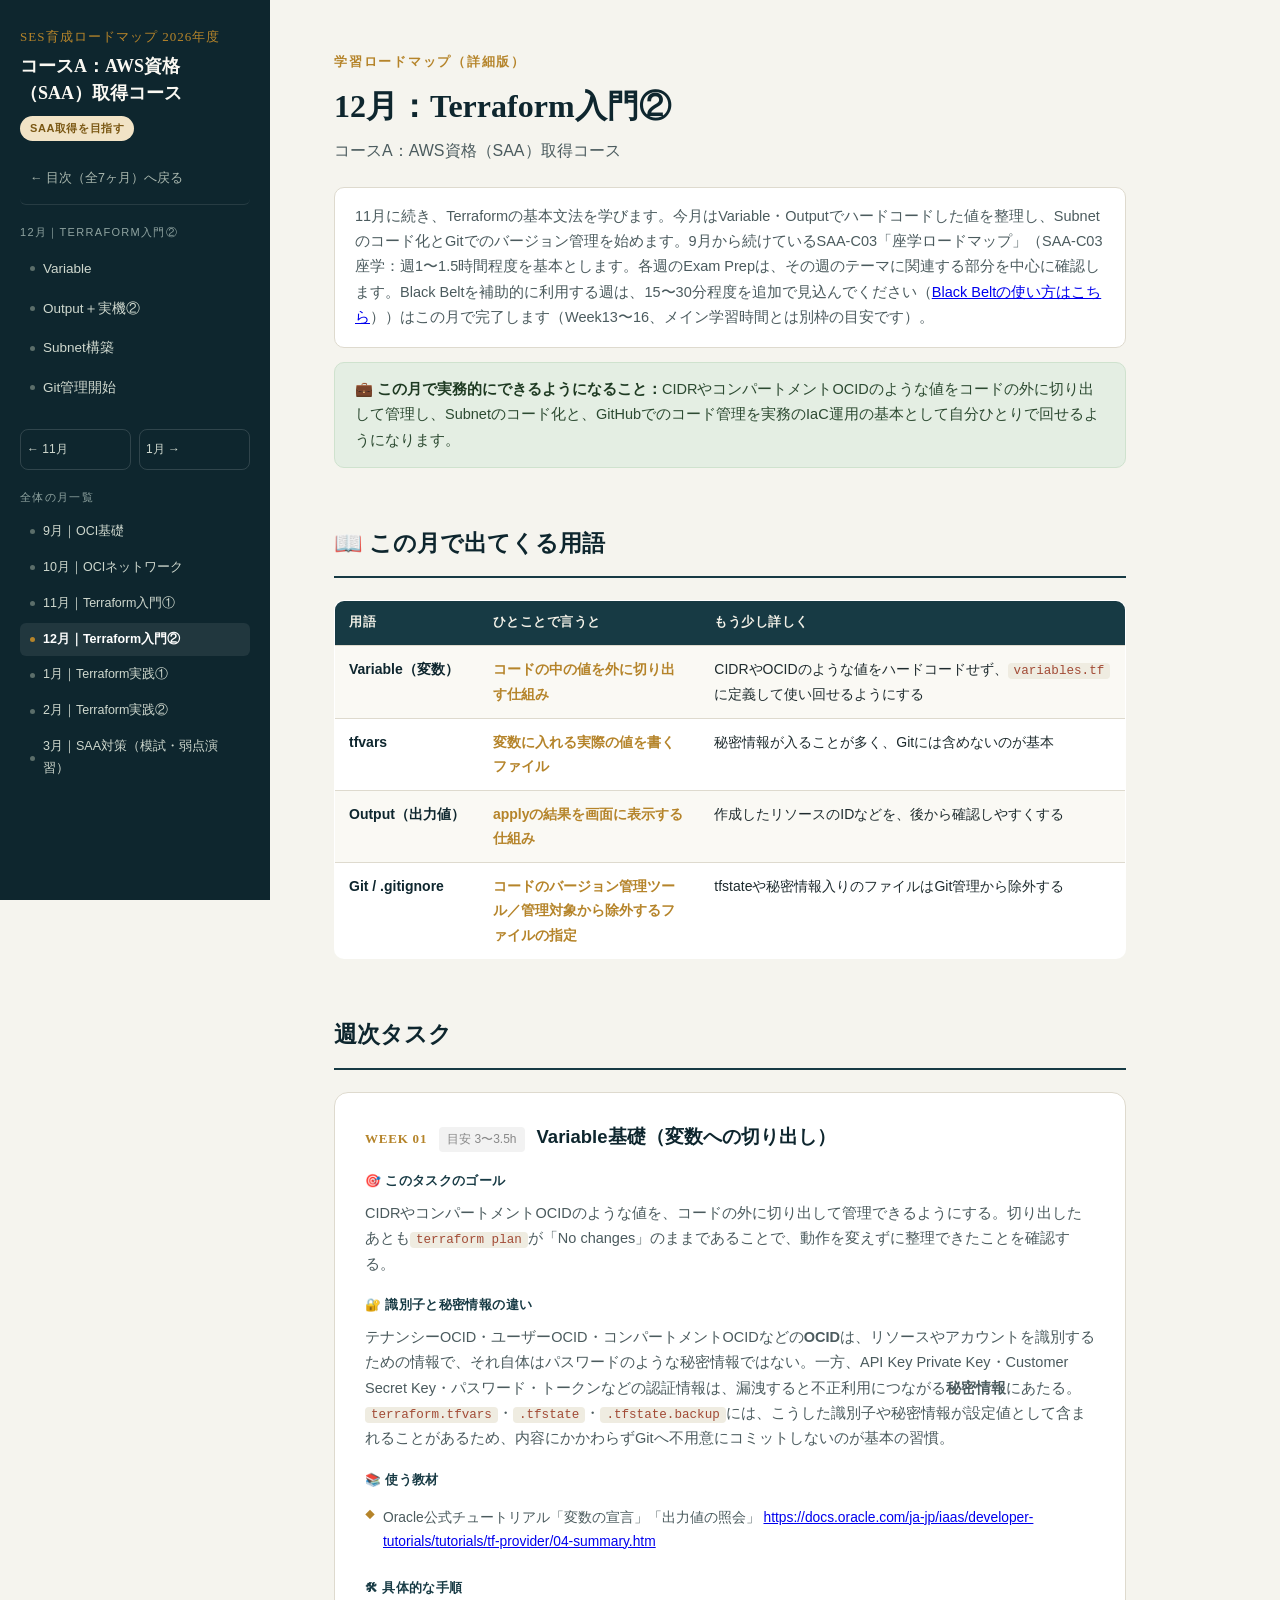
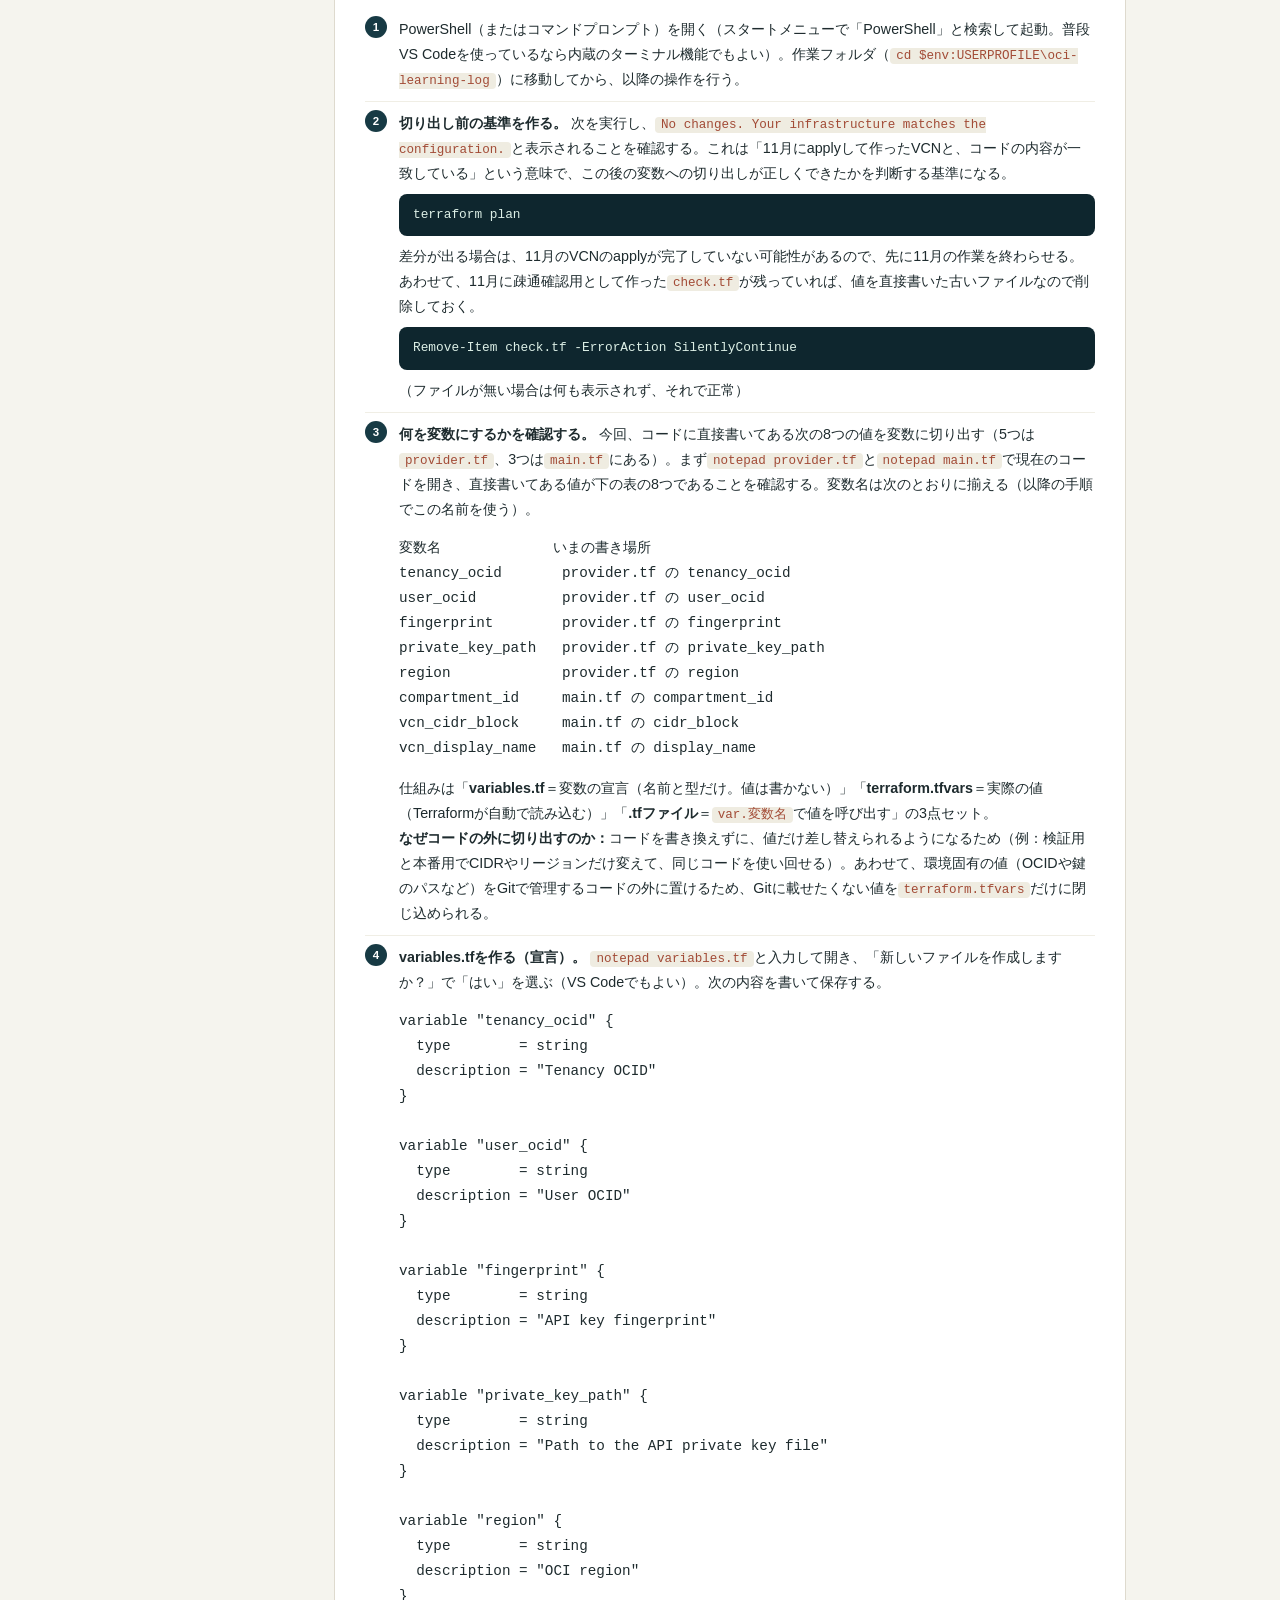
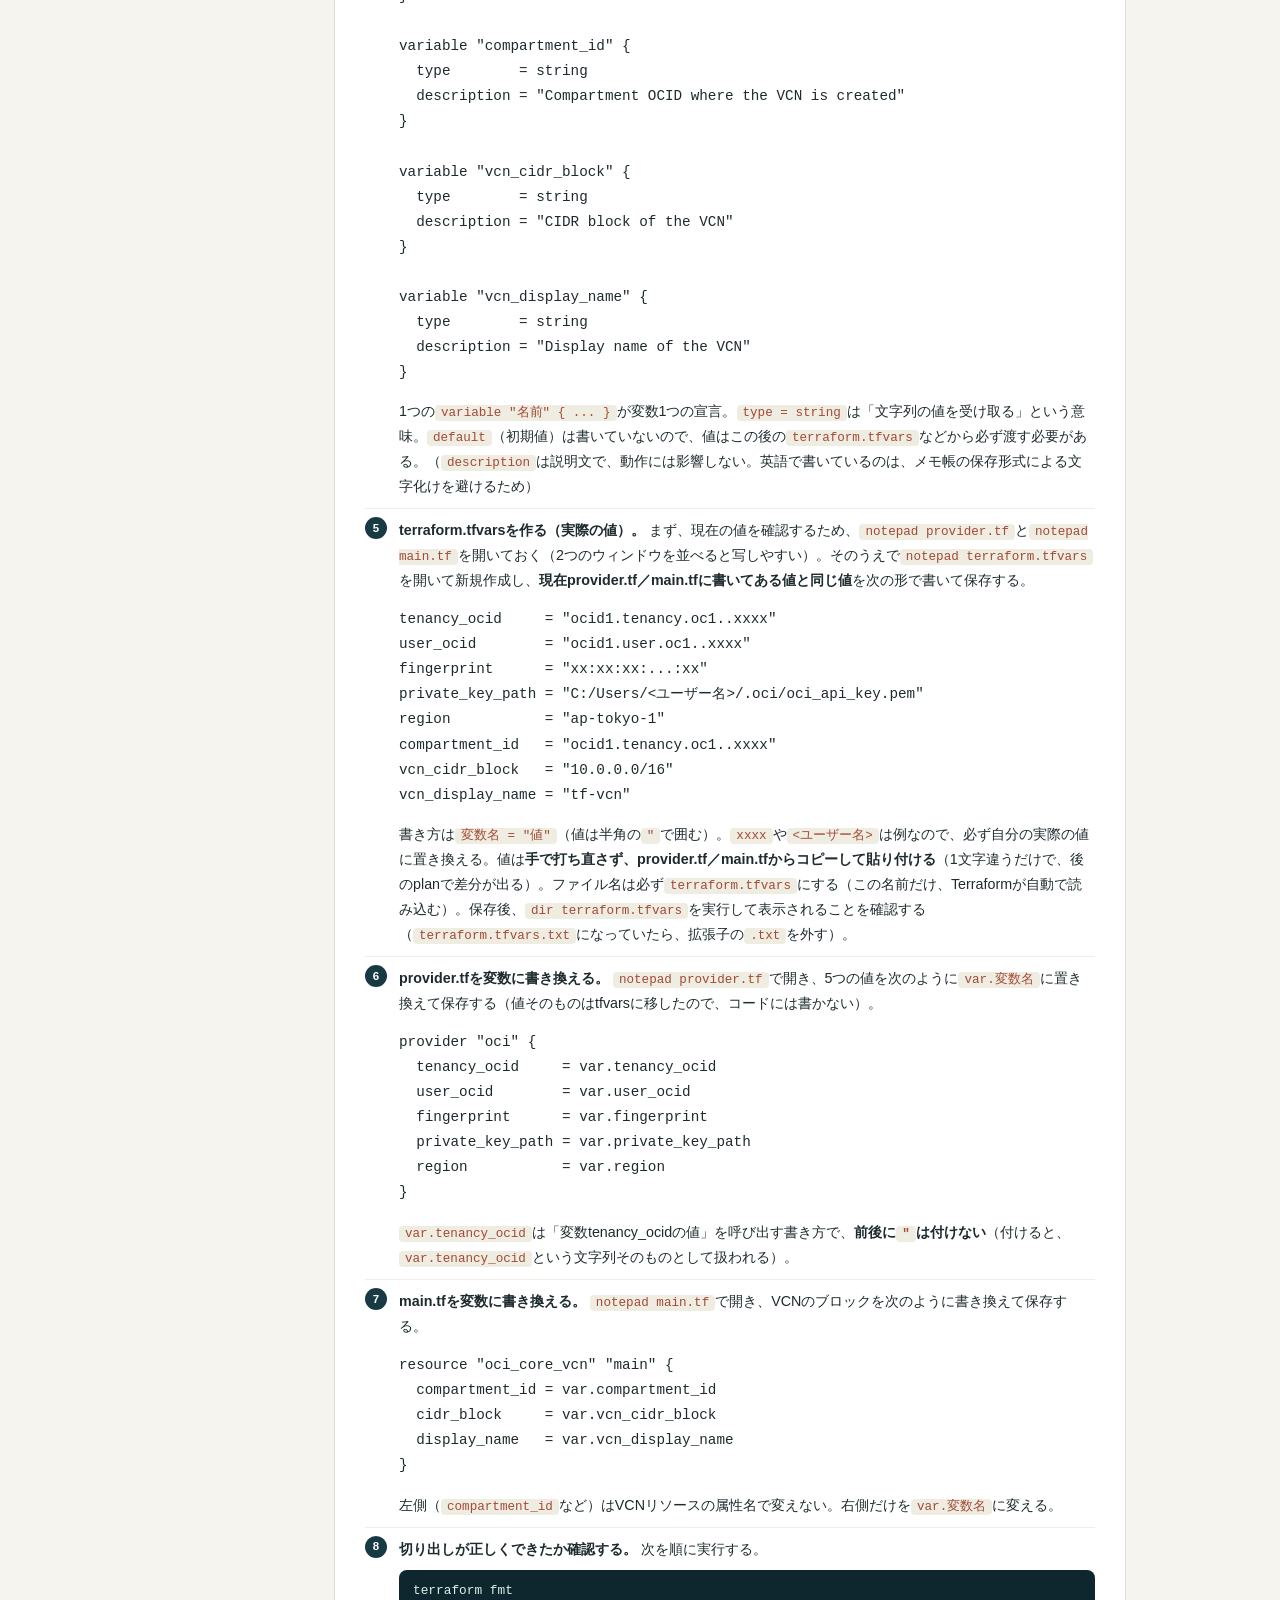
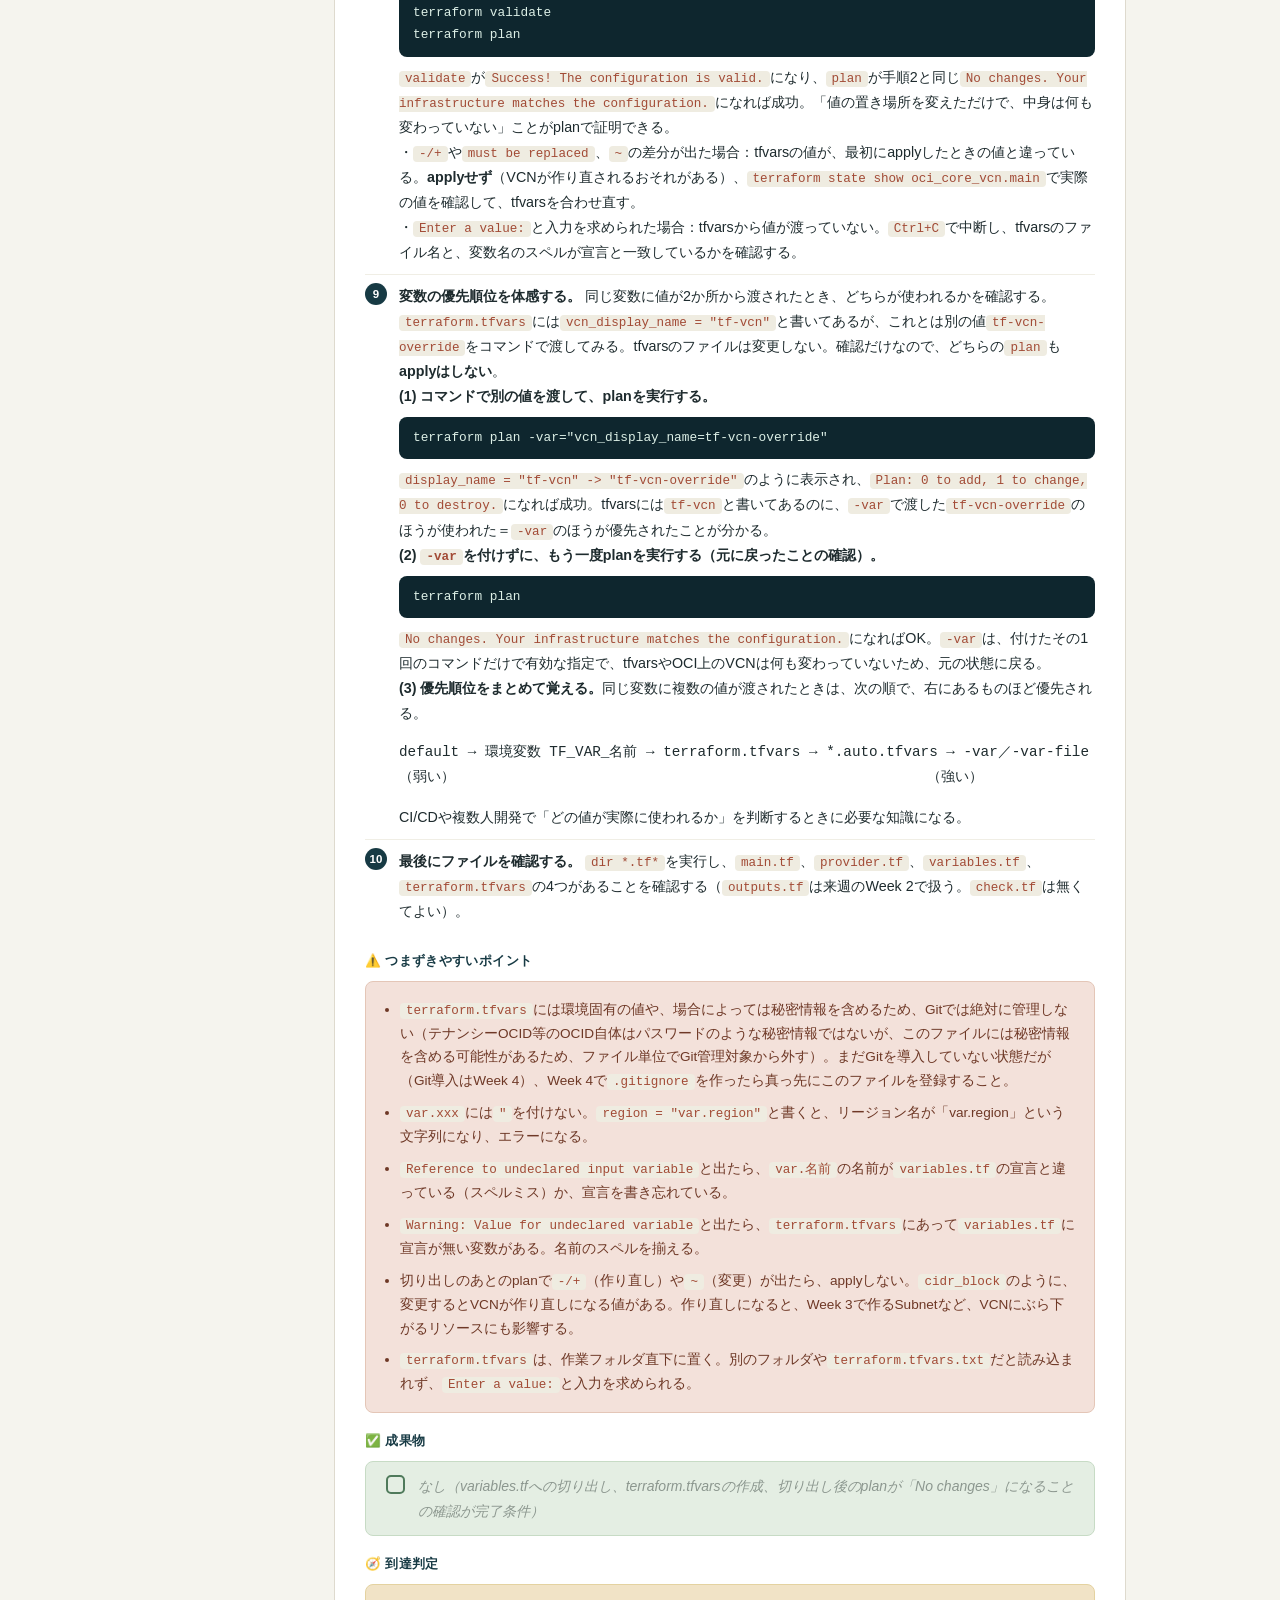
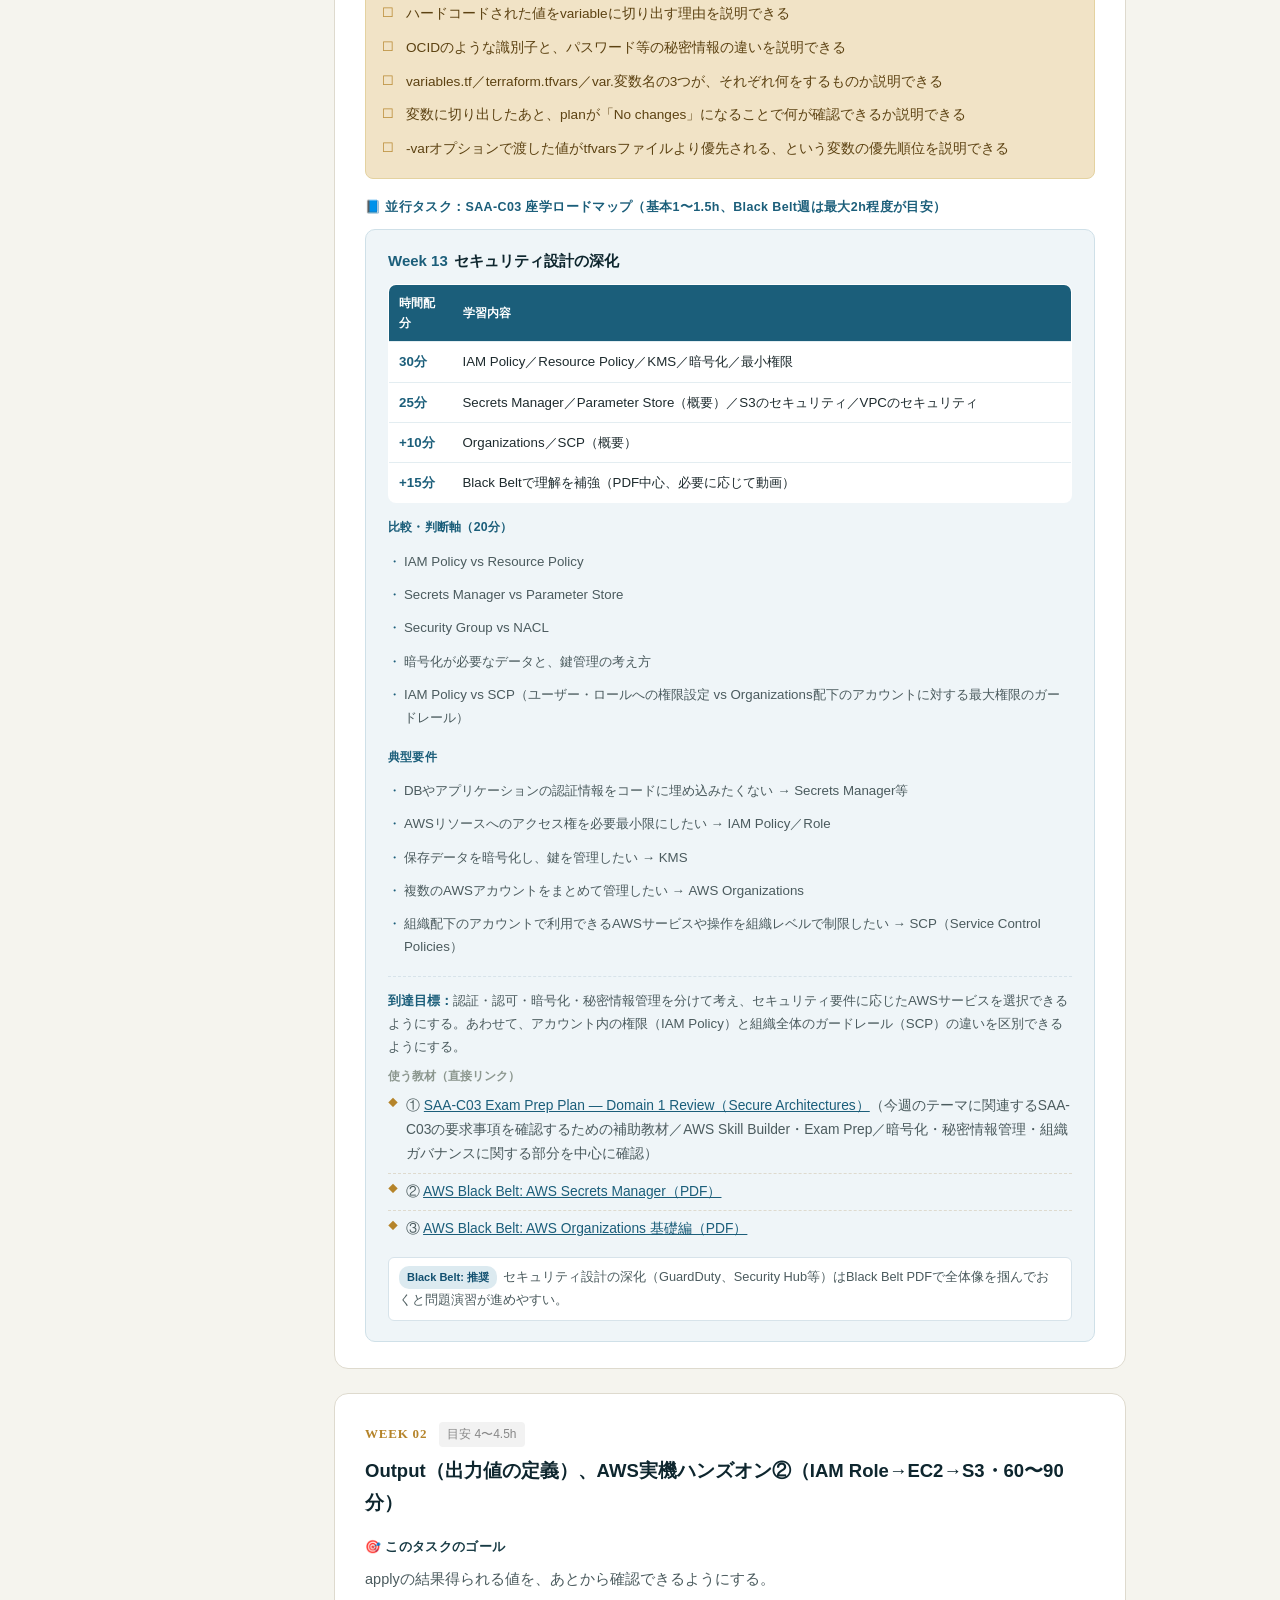
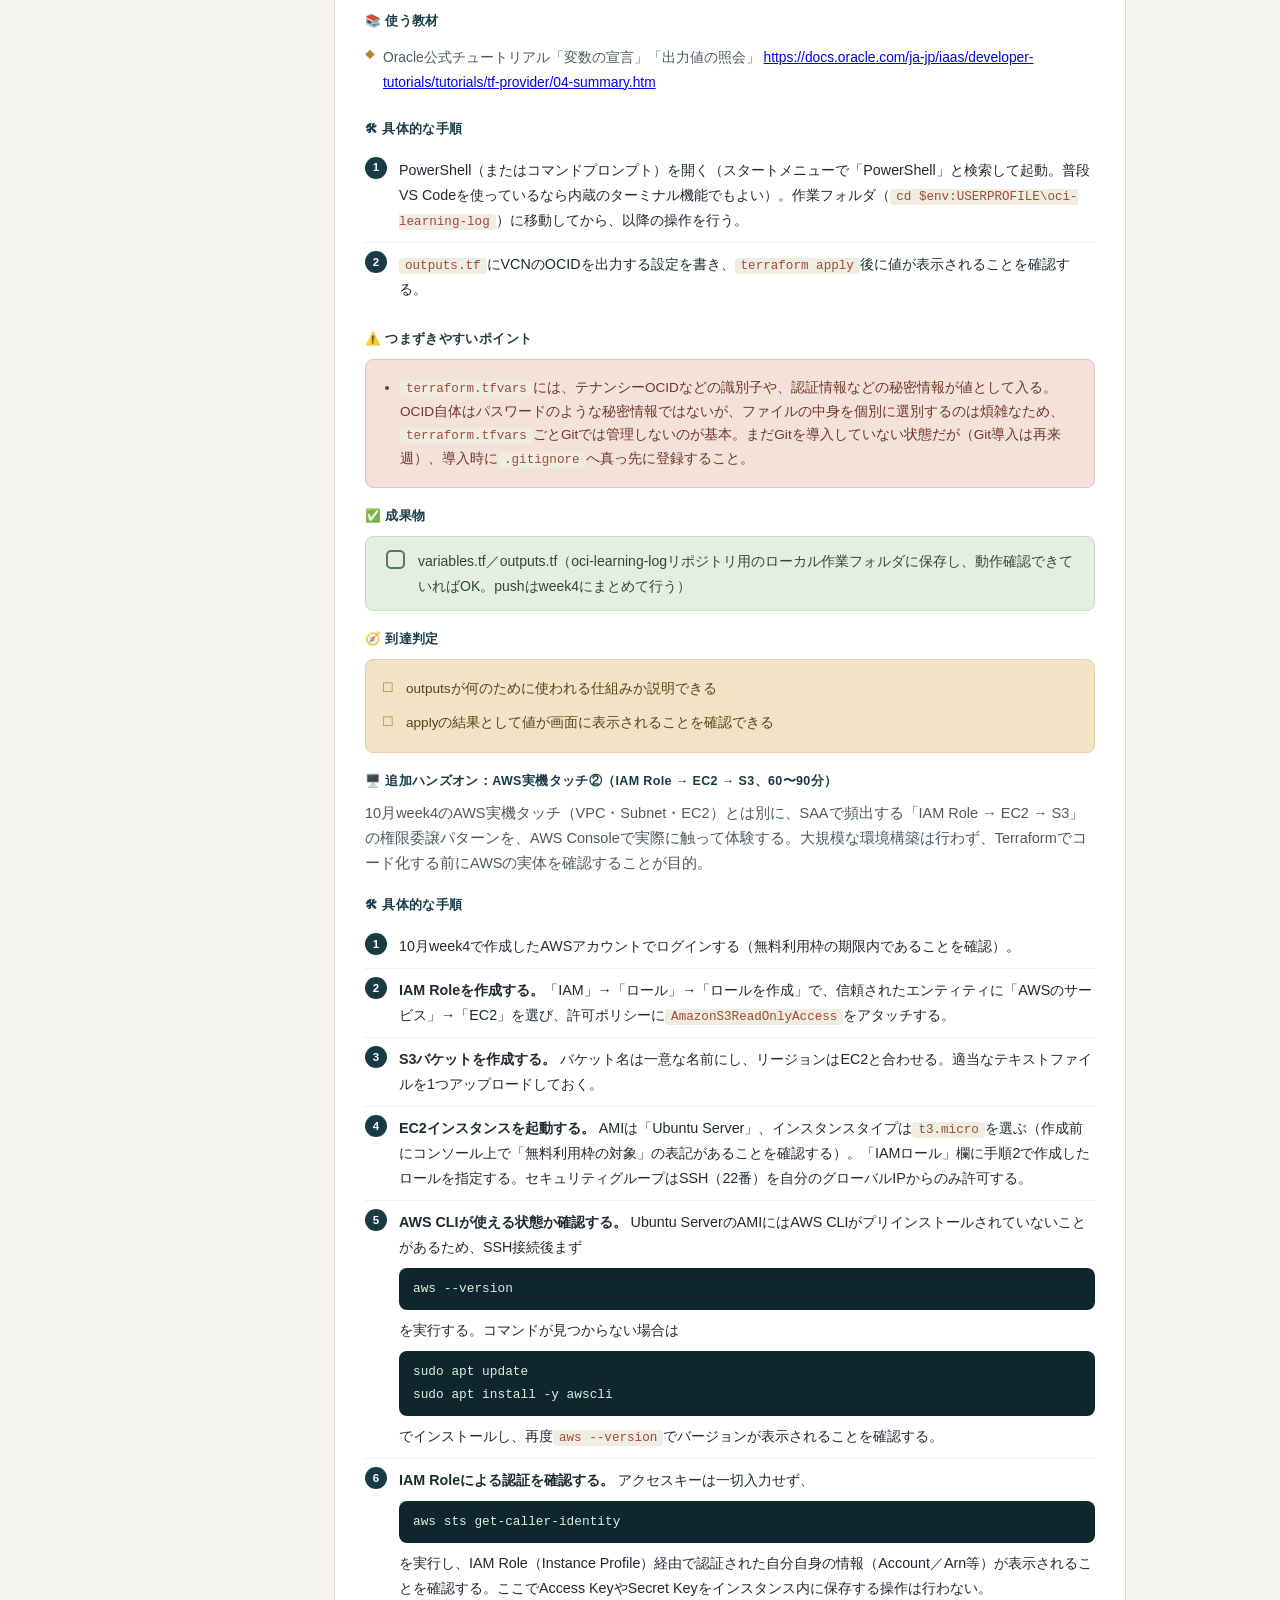
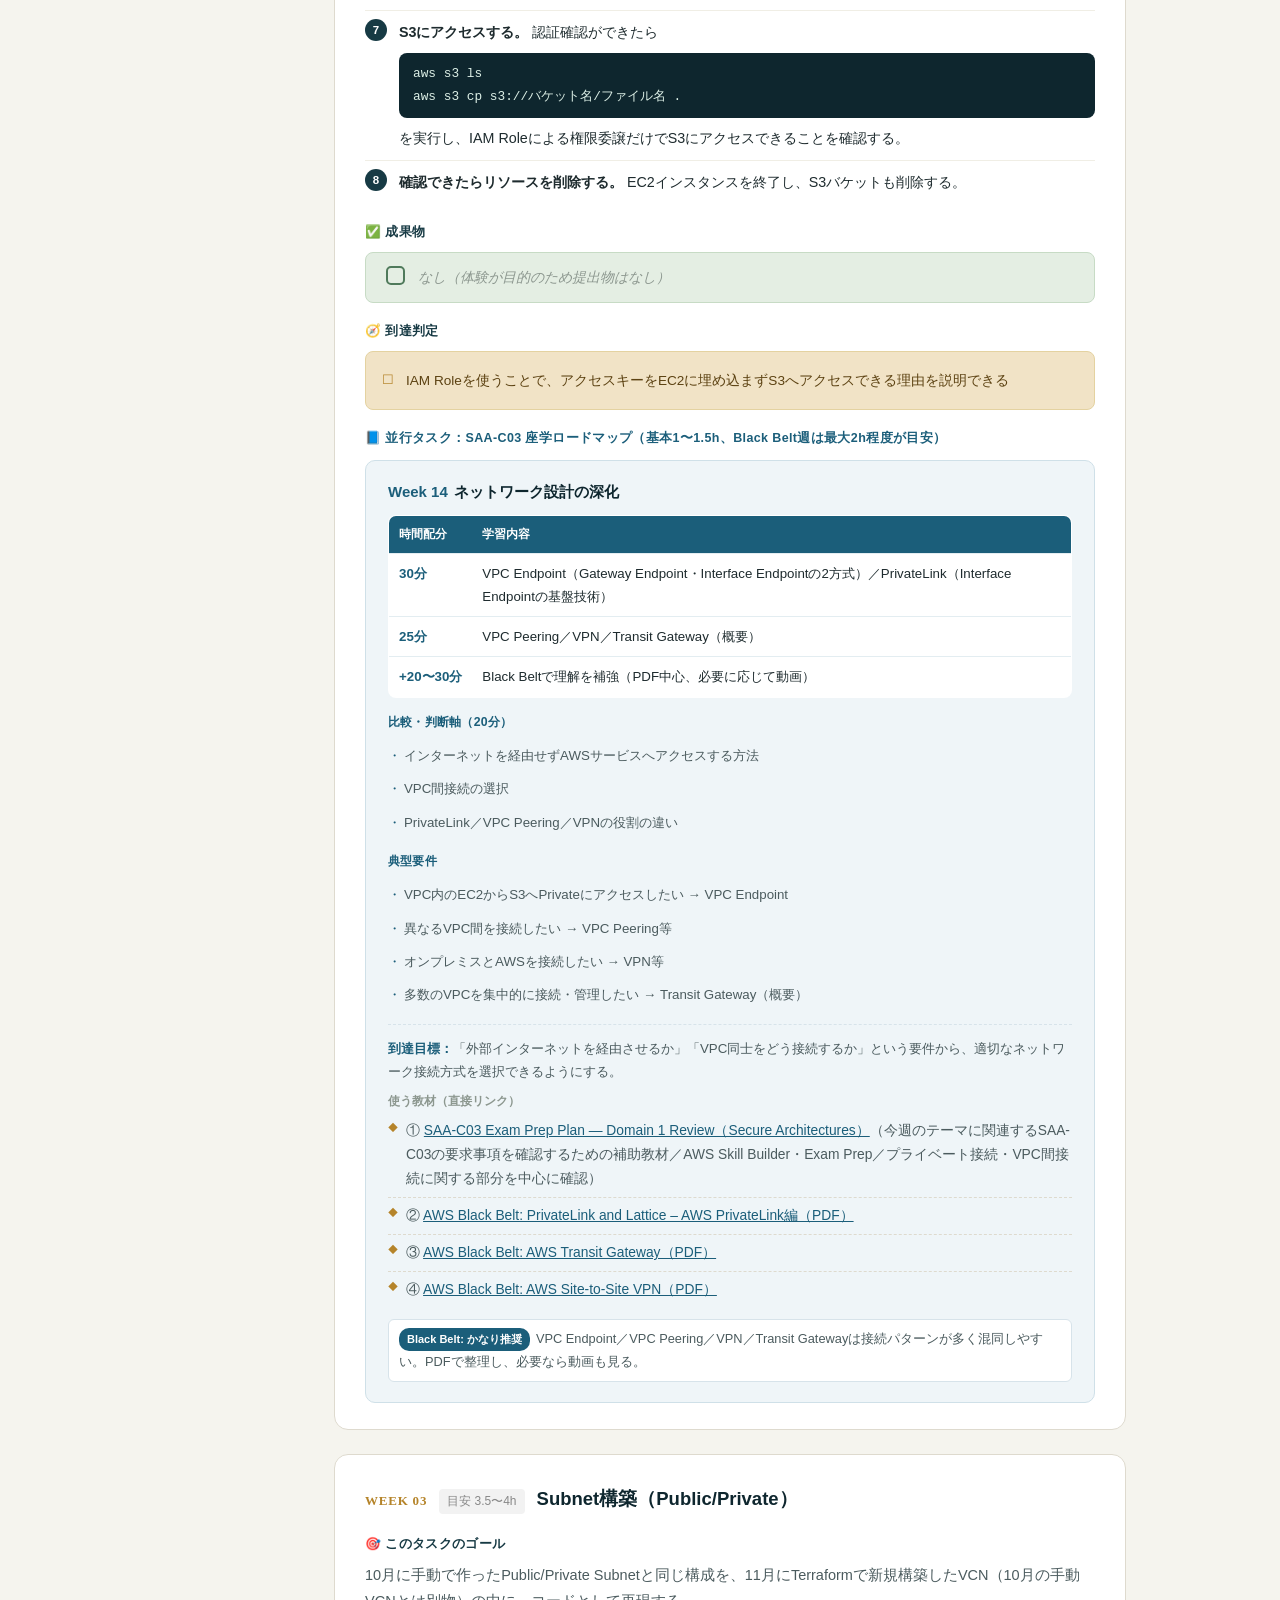
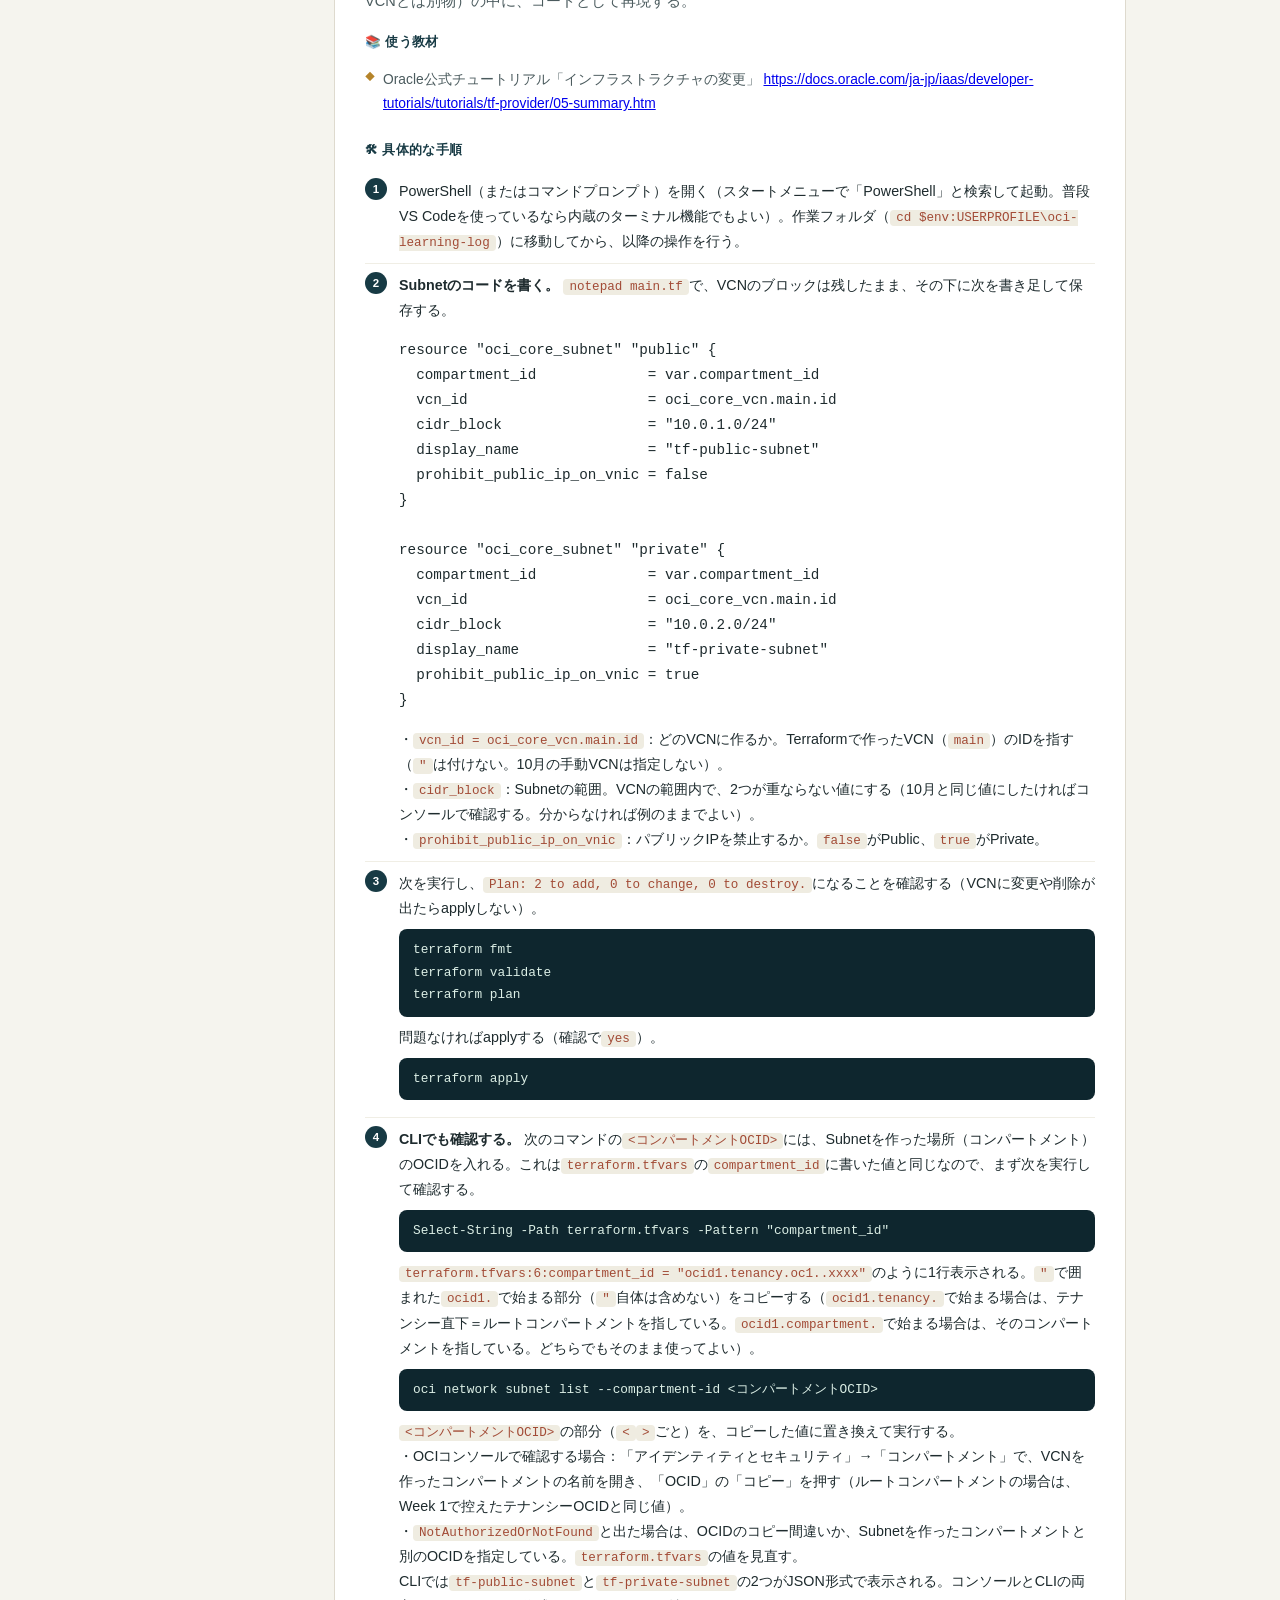
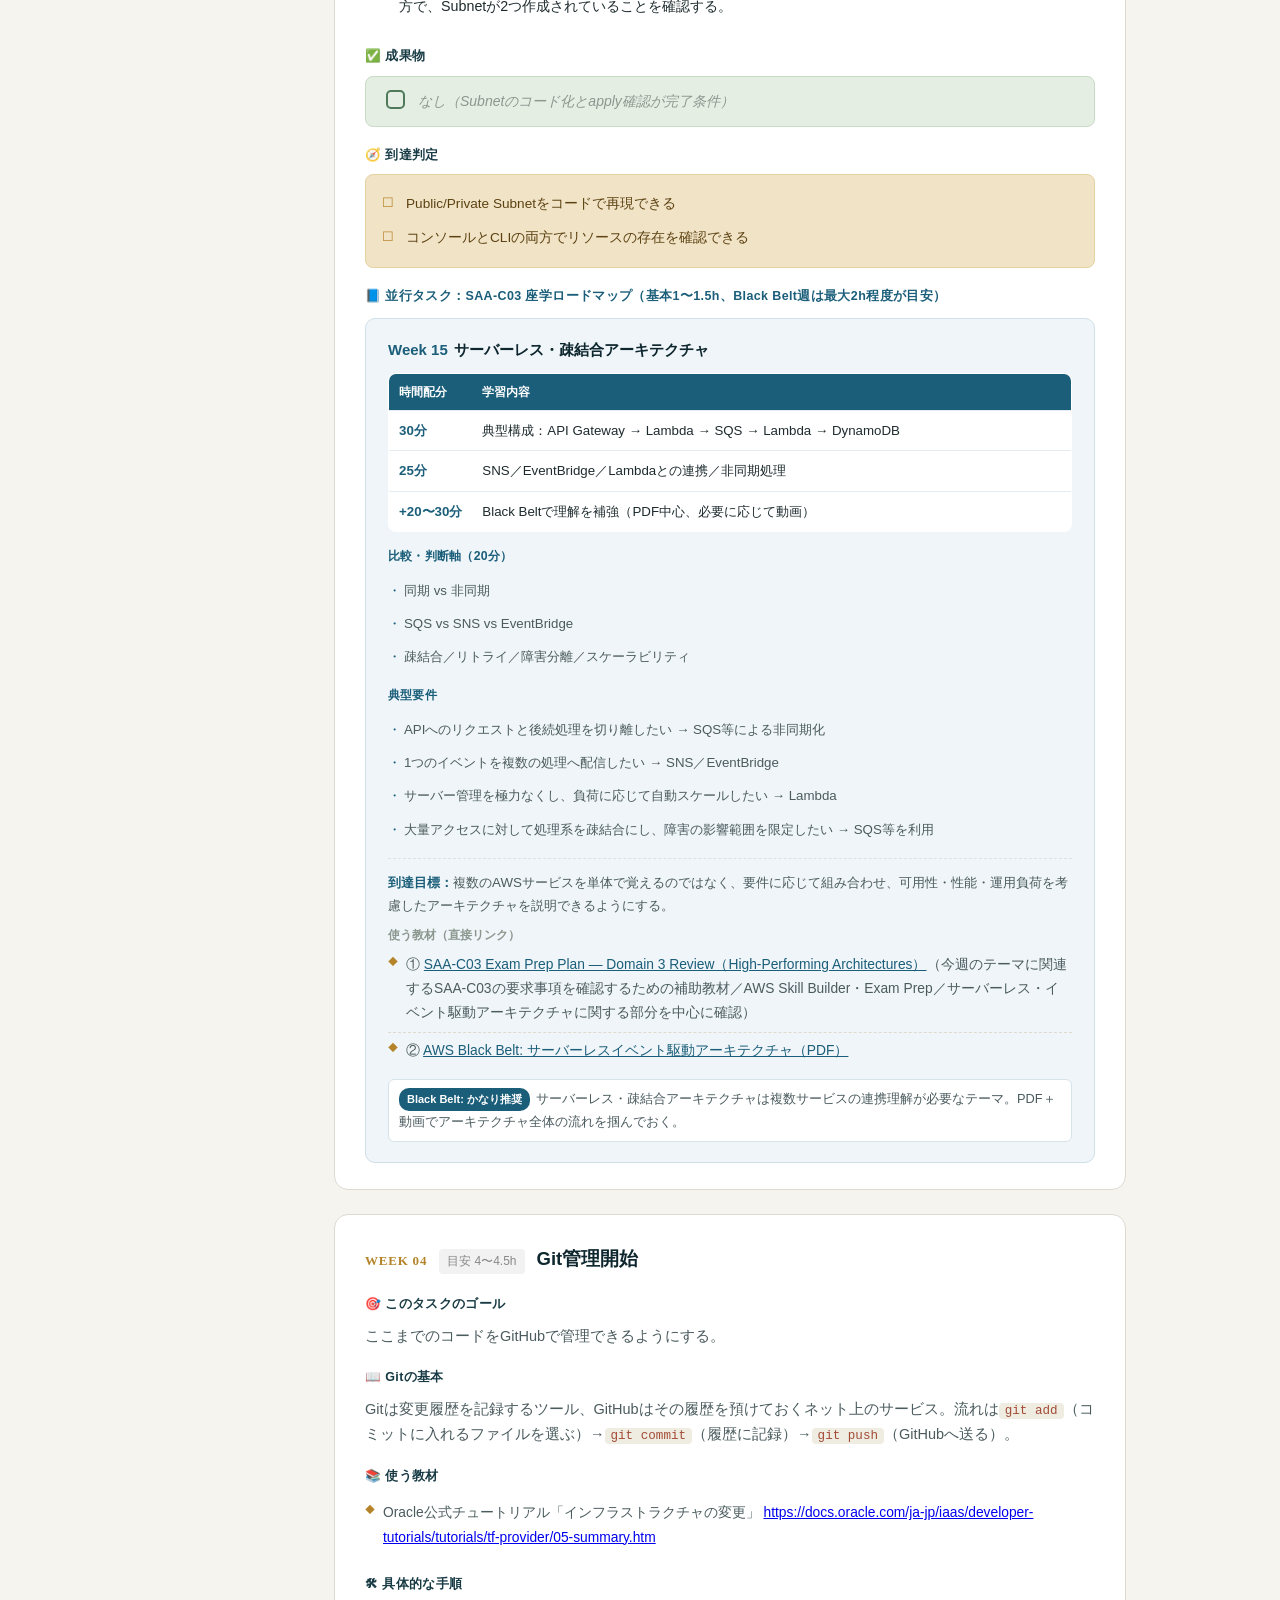
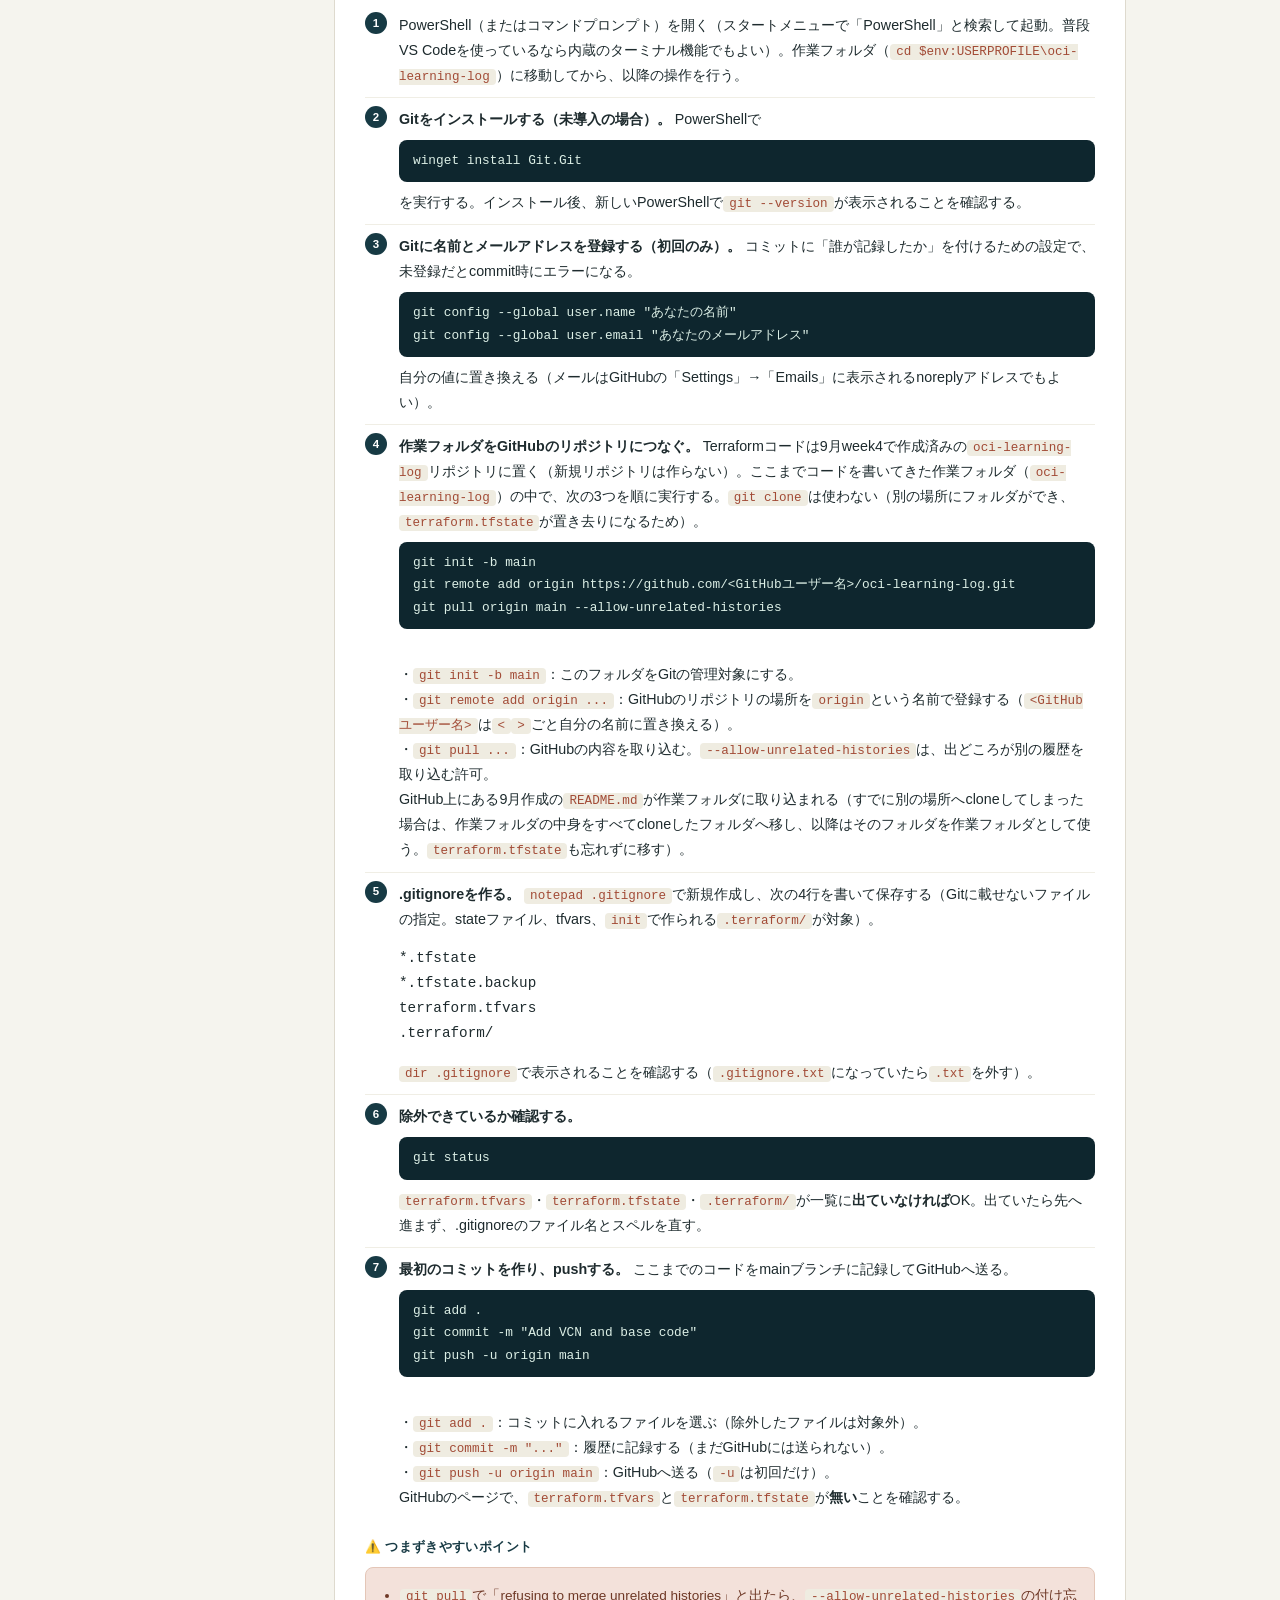
<file: 2026-12.html>
<!DOCTYPE html>
<html lang="ja">
<head>
<meta charset="UTF-8">
<meta name="viewport" content="width=device-width, initial-scale=1.0">
<title>コースA：AWS資格（SAA）取得コース｜12月：Terraform入門②</title>
<link rel="stylesheet" href="assets/style.css">
</head>
<body>
<div class="layout">
  <aside class="sidebar">
    <div class="brand">SES育成ロードマップ 2026年度</div>
    <h1>コースA：AWS資格（SAA）取得コース</h1>
    <span class="course-badge a">SAA取得を目指す</span>
    <a class="back-index" href="index.html">← 目次（全7ヶ月）へ戻る</a>
    <div class="nav-group-label">12月｜Terraform入門②</div>
    <nav><a href="#w1"><span class="dot"></span>Variable</a><a href="#w2"><span class="dot"></span>Output＋実機②</a><a href="#w3"><span class="dot"></span>Subnet構築</a><a href="#w4"><span class="dot"></span>Git管理開始</a></nav>
    <div class="prevnext"><a href="2026-11.html">← 11月</a><a href="2027-01.html">1月 →</a></div>
    <div class="nav-group-label">全体の月一覧</div>
    <nav class="month-nav"><a href="2026-09.html"><span class="dot"></span>9月｜OCI基礎</a><a href="2026-10.html"><span class="dot"></span>10月｜OCIネットワーク</a><a href="2026-11.html"><span class="dot"></span>11月｜Terraform入門①</a><a href="2026-12.html" class="current"><span class="dot"></span>12月｜Terraform入門②</a><a href="2027-01.html"><span class="dot"></span>1月｜Terraform実践①</a><a href="2027-02.html"><span class="dot"></span>2月｜Terraform実践②</a><a href="2027-03.html"><span class="dot"></span>3月｜SAA対策（模試・弱点演習）</a></nav>
  </aside>
  <main>
    <div class="doc-header">
      <div class="eyebrow">学習ロードマップ（詳細版）</div>
      <h1>12月：Terraform入門②</h1>
      <p class="sub">コースA：AWS資格（SAA）取得コース</p>
      <p class="lead">11月に続き、Terraformの基本文法を学びます。今月はVariable・Outputでハードコードした値を整理し、Subnetのコード化とGitでのバージョン管理を始めます。9月から続けているSAA-C03「座学ロードマップ」（SAA-C03座学：週1〜1.5時間程度を基本とします。各週のExam Prepは、その週のテーマに関連する部分を中心に確認します。Black Beltを補助的に利用する週は、15〜30分程度を追加で見込んでください（<a href="2026-09.html#blackbelt-guide" target="_blank" rel="noopener">Black Beltの使い方はこちら</a>））はこの月で完了します（Week13〜16、メイン学習時間とは別枠の目安です）。</p>
      <p class="practical"><b>💼 この月で実務的にできるようになること：</b>CIDRやコンパートメントOCIDのような値をコードの外に切り出して管理し、Subnetのコード化と、GitHubでのコード管理を実務のIaC運用の基本として自分ひとりで回せるようになります。</p>
    </div>

    <h2 class="section-title" id="glossary">📖 この月で出てくる用語</h2>
    <table class="glossary">
      <tr><th style="width:14%">用語</th><th style="width:28%">ひとことで言うと</th><th>もう少し詳しく</th></tr>
      <tr><td class="term">Variable（変数）</td><td class="short">コードの中の値を外に切り出す仕組み</td><td>CIDRやOCIDのような値をハードコードせず、<code class="inline">variables.tf</code>に定義して使い回せるようにする</td></tr><tr><td class="term">tfvars</td><td class="short">変数に入れる実際の値を書くファイル</td><td>秘密情報が入ることが多く、Gitには含めないのが基本</td></tr><tr><td class="term">Output（出力値）</td><td class="short">applyの結果を画面に表示する仕組み</td><td>作成したリソースのIDなどを、後から確認しやすくする</td></tr><tr><td class="term">Git / .gitignore</td><td class="short">コードのバージョン管理ツール／管理対象から除外するファイルの指定</td><td>tfstateや秘密情報入りのファイルはGit管理から除外する</td></tr>
    </table>

    <h2 class="section-title">週次タスク</h2>
    
    <div class="week" id="w1">
      <div class="week-head"><span class="week-num">WEEK 01</span><span class="week-hours">目安 3〜3.5h</span><h3>Variable基礎（変数への切り出し）</h3></div>
      <div class="block">
        <div class="block-label">🎯 このタスクのゴール</div>
        <div class="goal-text">CIDRやコンパートメントOCIDのような値を、コードの外に切り出して管理できるようにする。切り出したあとも<code class="inline">terraform plan</code>が「No changes」のままであることで、動作を変えずに整理できたことを確認する。</div>
      </div>
      <div class="block">
        <div class="block-label">🔐 識別子と秘密情報の違い</div>
        <div class="goal-text">テナンシーOCID・ユーザーOCID・コンパートメントOCIDなどの<b>OCID</b>は、リソースやアカウントを識別するための情報で、それ自体はパスワードのような秘密情報ではない。一方、API Key Private Key・Customer Secret Key・パスワード・トークンなどの認証情報は、漏洩すると不正利用につながる<b>秘密情報</b>にあたる。<code class="inline">terraform.tfvars</code>・<code class="inline">.tfstate</code>・<code class="inline">.tfstate.backup</code>には、こうした識別子や秘密情報が設定値として含まれることがあるため、内容にかかわらずGitへ不用意にコミットしないのが基本の習慣。</div>
      </div>
      <div class="block">
        <div class="block-label">📚 使う教材</div>
        <ul class="materials"><li>Oracle公式チュートリアル「変数の宣言」「出力値の照会」 <a href="https://docs.oracle.com/ja-jp/iaas/developer-tutorials/tutorials/tf-provider/04-summary.htm" target="_blank" rel="noopener">https://docs.oracle.com/ja-jp/iaas/developer-tutorials/tutorials/tf-provider/04-summary.htm</a></li></ul>
      </div>
      <div class="block">
        <div class="block-label">🛠 具体的な手順</div>
        <ol class="steps"><li>PowerShell（またはコマンドプロンプト）を開く（スタートメニューで「PowerShell」と検索して起動。普段VS Codeを使っているなら内蔵のターミナル機能でもよい）。作業フォルダ（<code class="inline">cd $env:USERPROFILE\oci-learning-log</code>）に移動してから、以降の操作を行う。</li><li><b>切り出し前の基準を作る。</b> 次を実行し、<code class="inline">No changes. Your infrastructure matches the configuration.</code>と表示されることを確認する。これは「11月にapplyして作ったVCNと、コードの内容が一致している」という意味で、この後の変数への切り出しが正しくできたかを判断する基準になる。<div class="cmd">terraform plan</div>差分が出る場合は、11月のVCNのapplyが完了していない可能性があるので、先に11月の作業を終わらせる。あわせて、11月に疎通確認用として作った<code class="inline">check.tf</code>が残っていれば、値を直接書いた古いファイルなので削除しておく。<div class="cmd">Remove-Item check.tf -ErrorAction SilentlyContinue</div>（ファイルが無い場合は何も表示されず、それで正常）</li><li><b>何を変数にするかを確認する。</b> 今回、コードに直接書いてある次の8つの値を変数に切り出す（5つは<code class="inline">provider.tf</code>、3つは<code class="inline">main.tf</code>にある）。まず<code class="inline">notepad provider.tf</code>と<code class="inline">notepad main.tf</code>で現在のコードを開き、直接書いてある値が下の表の8つであることを確認する。変数名は次のとおりに揃える（以降の手順でこの名前を使う）。<pre>変数名             いまの書き場所
tenancy_ocid       provider.tf の tenancy_ocid
user_ocid          provider.tf の user_ocid
fingerprint        provider.tf の fingerprint
private_key_path   provider.tf の private_key_path
region             provider.tf の region
compartment_id     main.tf の compartment_id
vcn_cidr_block     main.tf の cidr_block
vcn_display_name   main.tf の display_name</pre>仕組みは「<b>variables.tf</b>＝変数の宣言（名前と型だけ。値は書かない）」「<b>terraform.tfvars</b>＝実際の値（Terraformが自動で読み込む）」「<b>.tfファイル</b>＝<code class="inline">var.変数名</code>で値を呼び出す」の3点セット。<br><b>なぜコードの外に切り出すのか：</b>コードを書き換えずに、値だけ差し替えられるようになるため（例：検証用と本番用でCIDRやリージョンだけ変えて、同じコードを使い回せる）。あわせて、環境固有の値（OCIDや鍵のパスなど）をGitで管理するコードの外に置けるため、Gitに載せたくない値を<code class="inline">terraform.tfvars</code>だけに閉じ込められる。</li><li><b>variables.tfを作る（宣言）。</b> <code class="inline">notepad variables.tf</code>と入力して開き、「新しいファイルを作成しますか？」で「はい」を選ぶ（VS Codeでもよい）。次の内容を書いて保存する。<pre>variable "tenancy_ocid" {
  type        = string
  description = "Tenancy OCID"
}

variable "user_ocid" {
  type        = string
  description = "User OCID"
}

variable "fingerprint" {
  type        = string
  description = "API key fingerprint"
}

variable "private_key_path" {
  type        = string
  description = "Path to the API private key file"
}

variable "region" {
  type        = string
  description = "OCI region"
}

variable "compartment_id" {
  type        = string
  description = "Compartment OCID where the VCN is created"
}

variable "vcn_cidr_block" {
  type        = string
  description = "CIDR block of the VCN"
}

variable "vcn_display_name" {
  type        = string
  description = "Display name of the VCN"
}</pre>1つの<code class="inline">variable "名前" { ... }</code>が変数1つの宣言。<code class="inline">type = string</code>は「文字列の値を受け取る」という意味。<code class="inline">default</code>（初期値）は書いていないので、値はこの後の<code class="inline">terraform.tfvars</code>などから必ず渡す必要がある。（<code class="inline">description</code>は説明文で、動作には影響しない。英語で書いているのは、メモ帳の保存形式による文字化けを避けるため）</li><li><b>terraform.tfvarsを作る（実際の値）。</b> まず、現在の値を確認するため、<code class="inline">notepad provider.tf</code>と<code class="inline">notepad main.tf</code>を開いておく（2つのウィンドウを並べると写しやすい）。そのうえで<code class="inline">notepad terraform.tfvars</code>を開いて新規作成し、<b>現在provider.tf／main.tfに書いてある値と同じ値</b>を次の形で書いて保存する。<pre>tenancy_ocid     = "ocid1.tenancy.oc1..xxxx"
user_ocid        = "ocid1.user.oc1..xxxx"
fingerprint      = "xx:xx:xx:...:xx"
private_key_path = "C:/Users/&lt;ユーザー名&gt;/.oci/oci_api_key.pem"
region           = "ap-tokyo-1"
compartment_id   = "ocid1.tenancy.oc1..xxxx"
vcn_cidr_block   = "10.0.0.0/16"
vcn_display_name = "tf-vcn"</pre>書き方は<code class="inline">変数名 = "値"</code>（値は半角の<code class="inline">"</code>で囲む）。<code class="inline">xxxx</code>や<code class="inline">&lt;ユーザー名&gt;</code>は例なので、必ず自分の実際の値に置き換える。値は<b>手で打ち直さず、provider.tf／main.tfからコピーして貼り付ける</b>（1文字違うだけで、後のplanで差分が出る）。ファイル名は必ず<code class="inline">terraform.tfvars</code>にする（この名前だけ、Terraformが自動で読み込む）。保存後、<code class="inline">dir terraform.tfvars</code>を実行して表示されることを確認する（<code class="inline">terraform.tfvars.txt</code>になっていたら、拡張子の<code class="inline">.txt</code>を外す）。</li><li><b>provider.tfを変数に書き換える。</b> <code class="inline">notepad provider.tf</code>で開き、5つの値を次のように<code class="inline">var.変数名</code>に置き換えて保存する（値そのものはtfvarsに移したので、コードには書かない）。<pre>provider "oci" {
  tenancy_ocid     = var.tenancy_ocid
  user_ocid        = var.user_ocid
  fingerprint      = var.fingerprint
  private_key_path = var.private_key_path
  region           = var.region
}</pre><code class="inline">var.tenancy_ocid</code>は「変数tenancy_ocidの値」を呼び出す書き方で、<b>前後に<code class="inline">"</code>は付けない</b>（付けると、<code class="inline">var.tenancy_ocid</code>という文字列そのものとして扱われる）。</li><li><b>main.tfを変数に書き換える。</b> <code class="inline">notepad main.tf</code>で開き、VCNのブロックを次のように書き換えて保存する。<pre>resource "oci_core_vcn" "main" {
  compartment_id = var.compartment_id
  cidr_block     = var.vcn_cidr_block
  display_name   = var.vcn_display_name
}</pre>左側（<code class="inline">compartment_id</code>など）はVCNリソースの属性名で変えない。右側だけを<code class="inline">var.変数名</code>に変える。</li><li><b>切り出しが正しくできたか確認する。</b> 次を順に実行する。<div class="cmd">terraform fmt
terraform validate
terraform plan</div><code class="inline">validate</code>が<code class="inline">Success! The configuration is valid.</code>になり、<code class="inline">plan</code>が手順2と同じ<code class="inline">No changes. Your infrastructure matches the configuration.</code>になれば成功。「値の置き場所を変えただけで、中身は何も変わっていない」ことがplanで証明できる。<br>・<code class="inline">-/+</code>や<code class="inline">must be replaced</code>、<code class="inline">~</code>の差分が出た場合：tfvarsの値が、最初にapplyしたときの値と違っている。<b>applyせず</b>（VCNが作り直されるおそれがある）、<code class="inline">terraform state show oci_core_vcn.main</code>で実際の値を確認して、tfvarsを合わせ直す。<br>・<code class="inline">Enter a value:</code>と入力を求められた場合：tfvarsから値が渡っていない。<code class="inline">Ctrl+C</code>で中断し、tfvarsのファイル名と、変数名のスペルが宣言と一致しているかを確認する。</li><li><b>変数の優先順位を体感する。</b> 同じ変数に値が2か所から渡されたとき、どちらが使われるかを確認する。<code class="inline">terraform.tfvars</code>には<code class="inline">vcn_display_name = "tf-vcn"</code>と書いてあるが、これとは別の値<code class="inline">tf-vcn-override</code>をコマンドで渡してみる。tfvarsのファイルは変更しない。確認だけなので、どちらの<code class="inline">plan</code>も<b>applyはしない</b>。<br><b>(1) コマンドで別の値を渡して、planを実行する。</b><div class="cmd">terraform plan -var="vcn_display_name=tf-vcn-override"</div><code class="inline">display_name = "tf-vcn" -&gt; "tf-vcn-override"</code>のように表示され、<code class="inline">Plan: 0 to add, 1 to change, 0 to destroy.</code>になれば成功。tfvarsには<code class="inline">tf-vcn</code>と書いてあるのに、<code class="inline">-var</code>で渡した<code class="inline">tf-vcn-override</code>のほうが使われた＝<code class="inline">-var</code>のほうが優先されたことが分かる。<br><b>(2) <code class="inline">-var</code>を付けずに、もう一度planを実行する（元に戻ったことの確認）。</b><div class="cmd">terraform plan</div><code class="inline">No changes. Your infrastructure matches the configuration.</code>になればOK。<code class="inline">-var</code>は、付けたその1回のコマンドだけで有効な指定で、tfvarsやOCI上のVCNは何も変わっていないため、元の状態に戻る。<br><b>(3) 優先順位をまとめて覚える。</b>同じ変数に複数の値が渡されたときは、次の順で、右にあるものほど優先される。<pre>default → 環境変数 TF_VAR_名前 → terraform.tfvars → *.auto.tfvars → -var／-var-file
（弱い）                                                       （強い）</pre>CI/CDや複数人開発で「どの値が実際に使われるか」を判断するときに必要な知識になる。</li><li><b>最後にファイルを確認する。</b> <code class="inline">dir *.tf*</code>を実行し、<code class="inline">main.tf</code>、<code class="inline">provider.tf</code>、<code class="inline">variables.tf</code>、<code class="inline">terraform.tfvars</code>の4つがあることを確認する（<code class="inline">outputs.tf</code>は来週のWeek 2で扱う。<code class="inline">check.tf</code>は無くてよい）。</li></ol>
      </div>
      <div class="block">
        <div class="block-label">⚠️ つまずきやすいポイント</div>
        <div class="warn-box"><ul><li><code class="inline">terraform.tfvars</code>には環境固有の値や、場合によっては秘密情報を含めるため、Gitでは絶対に管理しない（テナンシーOCID等のOCID自体はパスワードのような秘密情報ではないが、このファイルには秘密情報を含める可能性があるため、ファイル単位でGit管理対象から外す）。まだGitを導入していない状態だが（Git導入はWeek 4）、Week 4で<code class="inline">.gitignore</code>を作ったら真っ先にこのファイルを登録すること。</li><li><code class="inline">var.xxx</code>には<code class="inline">"</code>を付けない。<code class="inline">region = "var.region"</code>と書くと、リージョン名が「var.region」という文字列になり、エラーになる。</li><li><code class="inline">Reference to undeclared input variable</code>と出たら、<code class="inline">var.名前</code>の名前が<code class="inline">variables.tf</code>の宣言と違っている（スペルミス）か、宣言を書き忘れている。</li><li><code class="inline">Warning: Value for undeclared variable</code>と出たら、<code class="inline">terraform.tfvars</code>にあって<code class="inline">variables.tf</code>に宣言が無い変数がある。名前のスペルを揃える。</li><li>切り出しのあとのplanで<code class="inline">-/+</code>（作り直し）や<code class="inline">~</code>（変更）が出たら、applyしない。<code class="inline">cidr_block</code>のように、変更するとVCNが作り直しになる値がある。作り直しになると、Week 3で作るSubnetなど、VCNにぶら下がるリソースにも影響する。</li><li><code class="inline">terraform.tfvars</code>は、作業フォルダ直下に置く。別のフォルダや<code class="inline">terraform.tfvars.txt</code>だと読み込まれず、<code class="inline">Enter a value:</code>と入力を求められる。</li></ul></div>
      </div>
      <div class="block">
        <div class="block-label">✅ 成果物</div>
        <label class="deliverable" data-key="w1"><input type="checkbox"><span class="dtext"><span class="dnone">なし（variables.tfへの切り出し、terraform.tfvarsの作成、切り出し後のplanが「No changes」になることの確認が完了条件）</span></span></label>
        
      </div>
      <div class="block">
        <div class="block-label">🧭 到達判定</div>
        <div class="criteria-box"><ul><li>ハードコードされた値をvariableに切り出す理由を説明できる</li><li>OCIDのような識別子と、パスワード等の秘密情報の違いを説明できる</li><li>variables.tf／terraform.tfvars／var.変数名の3つが、それぞれ何をするものか説明できる</li><li>変数に切り出したあと、planが「No changes」になることで何が確認できるか説明できる</li><li>-varオプションで渡した値がtfvarsファイルより優先される、という変数の優先順位を説明できる</li></ul></div>
      </div>
    <div class="block"><div class="block-label saa-label">📘 並行タスク：SAA-C03 座学ロードマップ（基本1〜1.5h、Black Belt週は最大2h程度が目安）</div><div class="saa-block"><div class="saa-theme"><span class="saa-week-num">Week 13</span>セキュリティ設計の深化</div><table class="saa-breakdown"><tr><th style="width:64px">時間配分</th><th>学習内容</th></tr><tr><td class="time">30分</td><td>IAM Policy／Resource Policy／KMS／暗号化／最小権限</td></tr><tr><td class="time">25分</td><td>Secrets Manager／Parameter Store（概要）／S3のセキュリティ／VPCのセキュリティ</td></tr><tr><td class="time">+10分</td><td>Organizations／SCP（概要）</td></tr><tr><td class="time">+15分</td><td>Black Beltで理解を補強（PDF中心、必要に応じて動画）</td></tr></table><div class="saa-sub">比較・判断軸（20分）</div><ul class="saa-req"><li>IAM Policy vs Resource Policy</li><li>Secrets Manager vs Parameter Store</li><li>Security Group vs NACL</li><li>暗号化が必要なデータと、鍵管理の考え方</li><li>IAM Policy vs SCP（ユーザー・ロールへの権限設定 vs Organizations配下のアカウントに対する最大権限のガードレール）</li></ul><div class="saa-sub">典型要件</div><ul class="saa-req"><li>DBやアプリケーションの認証情報をコードに埋め込みたくない → Secrets Manager等</li><li>AWSリソースへのアクセス権を必要最小限にしたい → IAM Policy／Role</li><li>保存データを暗号化し、鍵を管理したい → KMS</li><li>複数のAWSアカウントをまとめて管理したい → AWS Organizations</li><li>組織配下のアカウントで利用できるAWSサービスや操作を組織レベルで制限したい → SCP（Service Control Policies）</li></ul><div class="saa-goal"><b>到達目標：</b>認証・認可・暗号化・秘密情報管理を分けて考え、セキュリティ要件に応じたAWSサービスを選択できるようにする。あわせて、アカウント内の権限（IAM Policy）と組織全体のガードレール（SCP）の違いを区別できるようにする。</div><div class="saa-material"><b>使う教材（直接リンク）</b><ul class="materials"><li>① <a href="https://skillbuilder.aws/learn/FZFYKYYV19/domain-1-review-aws-certified-solutions-architect--associate-saac03--/M59ZEVK77H?parentId=5ES5T3BM13" target="_blank" rel="noopener">SAA-C03 Exam Prep Plan — Domain 1 Review（Secure Architectures）</a>（今週のテーマに関連するSAA-C03の要求事項を確認するための補助教材／AWS Skill Builder・Exam Prep／暗号化・秘密情報管理・組織ガバナンスに関する部分を中心に確認）</li><li>② <a href="https://pages.awscloud.com/rs/112-TZM-766/images/AWS-Black-Belt_2023_AWS-Secrets-Manager_0901_v1.pdf" target="_blank" rel="noopener">AWS Black Belt: AWS Secrets Manager（PDF）</a></li><li>③ <a href="https://pages.awscloud.com/rs/112-TZM-766/images/AWS-Black-Belt_2026_AWS-Organizations_0331_v1.pdf" target="_blank" rel="noopener">AWS Black Belt: AWS Organizations 基礎編（PDF）</a></li></ul></div><div class="saa-blackbelt"><span class="bb-level recommend">Black Belt: 推奨</span>セキュリティ設計の深化（GuardDuty、Security Hub等）はBlack Belt PDFで全体像を掴んでおくと問題演習が進めやすい。</div></div></div></div>
    <div class="week" id="w2">
      <div class="week-head"><span class="week-num">WEEK 02</span><span class="week-hours">目安 4〜4.5h</span><h3>Output（出力値の定義）、AWS実機ハンズオン②（IAM Role→EC2→S3・60〜90分）</h3></div>
      <div class="block">
        <div class="block-label">🎯 このタスクのゴール</div>
        <div class="goal-text">applyの結果得られる値を、あとから確認できるようにする。</div>
      </div>
      <div class="block">
        <div class="block-label">📚 使う教材</div>
        <ul class="materials"><li>Oracle公式チュートリアル「変数の宣言」「出力値の照会」 <a href="https://docs.oracle.com/ja-jp/iaas/developer-tutorials/tutorials/tf-provider/04-summary.htm" target="_blank" rel="noopener">https://docs.oracle.com/ja-jp/iaas/developer-tutorials/tutorials/tf-provider/04-summary.htm</a></li></ul>
      </div>
      <div class="block">
        <div class="block-label">🛠 具体的な手順</div>
        <ol class="steps"><li>PowerShell（またはコマンドプロンプト）を開く（スタートメニューで「PowerShell」と検索して起動。普段VS Codeを使っているなら内蔵のターミナル機能でもよい）。作業フォルダ（<code class="inline">cd $env:USERPROFILE\oci-learning-log</code>）に移動してから、以降の操作を行う。</li><li><code class="inline">outputs.tf</code>にVCNのOCIDを出力する設定を書き、<code class="inline">terraform apply</code>後に値が表示されることを確認する。</li></ol>
      </div>
      <div class="block">
        <div class="block-label">⚠️ つまずきやすいポイント</div>
        <div class="warn-box"><ul><li><code class="inline">terraform.tfvars</code>には、テナンシーOCIDなどの識別子や、認証情報などの秘密情報が値として入る。OCID自体はパスワードのような秘密情報ではないが、ファイルの中身を個別に選別するのは煩雑なため、<code class="inline">terraform.tfvars</code>ごとGitでは管理しないのが基本。まだGitを導入していない状態だが（Git導入は再来週）、導入時に<code class="inline">.gitignore</code>へ真っ先に登録すること。</li></ul></div>
      </div>
      <div class="block">
        <div class="block-label">✅ 成果物</div>
        <label class="deliverable" data-key="w2"><input type="checkbox"><span class="dtext">variables.tf／outputs.tf（oci-learning-logリポジトリ用のローカル作業フォルダに保存し、動作確認できていればOK。pushはweek4にまとめて行う）</span></label>
        
      </div>
      <div class="block">
        <div class="block-label">🧭 到達判定</div>
        <div class="criteria-box"><ul><li>outputsが何のために使われる仕組みか説明できる</li><li>applyの結果として値が画面に表示されることを確認できる</li></ul></div>
      </div>
      <div class="block">
        <div class="block-label">🖥️ 追加ハンズオン：AWS実機タッチ②（IAM Role → EC2 → S3、60〜90分）</div>
        <div class="goal-text">10月week4のAWS実機タッチ（VPC・Subnet・EC2）とは別に、SAAで頻出する「IAM Role → EC2 → S3」の権限委譲パターンを、AWS Consoleで実際に触って体験する。大規模な環境構築は行わず、Terraformでコード化する前にAWSの実体を確認することが目的。</div>
      </div>
      <div class="block">
        <div class="block-label">🛠 具体的な手順</div>
        <ol class="steps"><li>10月week4で作成したAWSアカウントでログインする（無料利用枠の期限内であることを確認）。</li><li><b>IAM Roleを作成する。</b>「IAM」→「ロール」→「ロールを作成」で、信頼されたエンティティに「AWSのサービス」→「EC2」を選び、許可ポリシーに<code class="inline">AmazonS3ReadOnlyAccess</code>をアタッチする。</li><li><b>S3バケットを作成する。</b> バケット名は一意な名前にし、リージョンはEC2と合わせる。適当なテキストファイルを1つアップロードしておく。</li><li><b>EC2インスタンスを起動する。</b> AMIは「Ubuntu Server」、インスタンスタイプは<code class="inline">t3.micro</code>を選ぶ（作成前にコンソール上で「無料利用枠の対象」の表記があることを確認する）。「IAMロール」欄に手順2で作成したロールを指定する。セキュリティグループはSSH（22番）を自分のグローバルIPからのみ許可する。</li><li><b>AWS CLIが使える状態か確認する。</b> Ubuntu ServerのAMIにはAWS CLIがプリインストールされていないことがあるため、SSH接続後まず<div class="cmd">aws --version</div>を実行する。コマンドが見つからない場合は<div class="cmd">sudo apt update
sudo apt install -y awscli</div>でインストールし、再度<code class="inline">aws --version</code>でバージョンが表示されることを確認する。</li><li><b>IAM Roleによる認証を確認する。</b> アクセスキーは一切入力せず、<div class="cmd">aws sts get-caller-identity</div>を実行し、IAM Role（Instance Profile）経由で認証された自分自身の情報（Account／Arn等）が表示されることを確認する。ここでAccess KeyやSecret Keyをインスタンス内に保存する操作は行わない。</li><li><b>S3にアクセスする。</b> 認証確認ができたら<div class="cmd">aws s3 ls
aws s3 cp s3://バケット名/ファイル名 .</div>を実行し、IAM Roleによる権限委譲だけでS3にアクセスできることを確認する。</li><li><b>確認できたらリソースを削除する。</b> EC2インスタンスを終了し、S3バケットも削除する。</li></ol>
      </div>
      <div class="block">
        <div class="block-label">✅ 成果物</div>
        <label class="deliverable" data-key="w2-handson"><input type="checkbox"><span class="dtext"><span class="dnone">なし（体験が目的のため提出物はなし）</span></span></label>
        
      </div>
      <div class="block">
        <div class="block-label">🧭 到達判定</div>
        <div class="criteria-box"><ul><li>IAM Roleを使うことで、アクセスキーをEC2に埋め込まずS3へアクセスできる理由を説明できる</li></ul></div>
      </div>
    <div class="block"><div class="block-label saa-label">📘 並行タスク：SAA-C03 座学ロードマップ（基本1〜1.5h、Black Belt週は最大2h程度が目安）</div><div class="saa-block"><div class="saa-theme"><span class="saa-week-num">Week 14</span>ネットワーク設計の深化</div><table class="saa-breakdown"><tr><th style="width:64px">時間配分</th><th>学習内容</th></tr><tr><td class="time">30分</td><td>VPC Endpoint（Gateway Endpoint・Interface Endpointの2方式）／PrivateLink（Interface Endpointの基盤技術）</td></tr><tr><td class="time">25分</td><td>VPC Peering／VPN／Transit Gateway（概要）</td></tr><tr><td class="time">+20〜30分</td><td>Black Beltで理解を補強（PDF中心、必要に応じて動画）</td></tr></table><div class="saa-sub">比較・判断軸（20分）</div><ul class="saa-req"><li>インターネットを経由せずAWSサービスへアクセスする方法</li><li>VPC間接続の選択</li><li>PrivateLink／VPC Peering／VPNの役割の違い</li></ul><div class="saa-sub">典型要件</div><ul class="saa-req"><li>VPC内のEC2からS3へPrivateにアクセスしたい → VPC Endpoint</li><li>異なるVPC間を接続したい → VPC Peering等</li><li>オンプレミスとAWSを接続したい → VPN等</li><li>多数のVPCを集中的に接続・管理したい → Transit Gateway（概要）</li></ul><div class="saa-goal"><b>到達目標：</b>「外部インターネットを経由させるか」「VPC同士をどう接続するか」という要件から、適切なネットワーク接続方式を選択できるようにする。</div><div class="saa-material"><b>使う教材（直接リンク）</b><ul class="materials"><li>① <a href="https://skillbuilder.aws/learn/FZFYKYYV19/domain-1-review-aws-certified-solutions-architect--associate-saac03--/M59ZEVK77H?parentId=5ES5T3BM13" target="_blank" rel="noopener">SAA-C03 Exam Prep Plan — Domain 1 Review（Secure Architectures）</a>（今週のテーマに関連するSAA-C03の要求事項を確認するための補助教材／AWS Skill Builder・Exam Prep／プライベート接続・VPC間接続に関する部分を中心に確認）</li><li>② <a href="https://pages.awscloud.com/rs/112-TZM-766/images/AWS-Black-Belt_2025_AWS-PrivateLink_0707_v1.pdf" target="_blank" rel="noopener">AWS Black Belt: PrivateLink and Lattice – AWS PrivateLink編（PDF）</a></li><li>③ <a href="https://pages.awscloud.com/rs/112-TZM-766/images/20191113_AWS-BlackBelt_Transit_Gateway.pdf" target="_blank" rel="noopener">AWS Black Belt: AWS Transit Gateway（PDF）</a></li><li>④ <a href="https://pages.awscloud.com/rs/112-TZM-766/images/202110_AWS_Black_Belt_Site-to-Site_VPN.pdf" target="_blank" rel="noopener">AWS Black Belt: AWS Site-to-Site VPN（PDF）</a></li></ul></div><div class="saa-blackbelt"><span class="bb-level strong">Black Belt: かなり推奨</span>VPC Endpoint／VPC Peering／VPN／Transit Gatewayは接続パターンが多く混同しやすい。PDFで整理し、必要なら動画も見る。</div></div></div></div>
    <div class="week" id="w3">
      <div class="week-head"><span class="week-num">WEEK 03</span><span class="week-hours">目安 3.5〜4h</span><h3>Subnet構築（Public/Private）</h3></div>
      <div class="block">
        <div class="block-label">🎯 このタスクのゴール</div>
        <div class="goal-text">10月に手動で作ったPublic/Private Subnetと同じ構成を、11月にTerraformで新規構築したVCN（10月の手動VCNとは別物）の中に、コードとして再現する。</div>
      </div>
      <div class="block">
        <div class="block-label">📚 使う教材</div>
        <ul class="materials"><li>Oracle公式チュートリアル「インフラストラクチャの変更」 <a href="https://docs.oracle.com/ja-jp/iaas/developer-tutorials/tutorials/tf-provider/05-summary.htm" target="_blank" rel="noopener">https://docs.oracle.com/ja-jp/iaas/developer-tutorials/tutorials/tf-provider/05-summary.htm</a></li></ul>
      </div>
      <div class="block">
        <div class="block-label">🛠 具体的な手順</div>
        <ol class="steps"><li>PowerShell（またはコマンドプロンプト）を開く（スタートメニューで「PowerShell」と検索して起動。普段VS Codeを使っているなら内蔵のターミナル機能でもよい）。作業フォルダ（<code class="inline">cd $env:USERPROFILE\oci-learning-log</code>）に移動してから、以降の操作を行う。</li><li><b>Subnetのコードを書く。</b> <code class="inline">notepad main.tf</code>で、VCNのブロックは残したまま、その下に次を書き足して保存する。<pre>resource "oci_core_subnet" "public" {
  compartment_id             = var.compartment_id
  vcn_id                     = oci_core_vcn.main.id
  cidr_block                 = "10.0.1.0/24"
  display_name               = "tf-public-subnet"
  prohibit_public_ip_on_vnic = false
}

resource "oci_core_subnet" "private" {
  compartment_id             = var.compartment_id
  vcn_id                     = oci_core_vcn.main.id
  cidr_block                 = "10.0.2.0/24"
  display_name               = "tf-private-subnet"
  prohibit_public_ip_on_vnic = true
}</pre>・<code class="inline">vcn_id = oci_core_vcn.main.id</code>：どのVCNに作るか。Terraformで作ったVCN（<code class="inline">main</code>）のIDを指す（<code class="inline">"</code>は付けない。10月の手動VCNは指定しない）。<br>・<code class="inline">cidr_block</code>：Subnetの範囲。VCNの範囲内で、2つが重ならない値にする（10月と同じ値にしたければコンソールで確認する。分からなければ例のままでよい）。<br>・<code class="inline">prohibit_public_ip_on_vnic</code>：パブリックIPを禁止するか。<code class="inline">false</code>がPublic、<code class="inline">true</code>がPrivate。</li><li>次を実行し、<code class="inline">Plan: 2 to add, 0 to change, 0 to destroy.</code>になることを確認する（VCNに変更や削除が出たらapplyしない）。<div class="cmd">terraform fmt
terraform validate
terraform plan</div>問題なければapplyする（確認で<code class="inline">yes</code>）。<div class="cmd">terraform apply</div></li><li><b>CLIでも確認する。</b> 次のコマンドの<code class="inline">&lt;コンパートメントOCID&gt;</code>には、Subnetを作った場所（コンパートメント）のOCIDを入れる。これは<code class="inline">terraform.tfvars</code>の<code class="inline">compartment_id</code>に書いた値と同じなので、まず次を実行して確認する。<div class="cmd">Select-String -Path terraform.tfvars -Pattern "compartment_id"</div><code class="inline">terraform.tfvars:6:compartment_id   = "ocid1.tenancy.oc1..xxxx"</code>のように1行表示される。<code class="inline">"</code>で囲まれた<code class="inline">ocid1.</code>で始まる部分（<code class="inline">"</code>自体は含めない）をコピーする（<code class="inline">ocid1.tenancy.</code>で始まる場合は、テナンシー直下＝ルートコンパートメントを指している。<code class="inline">ocid1.compartment.</code>で始まる場合は、そのコンパートメントを指している。どちらでもそのまま使ってよい）。<div class="cmd">oci network subnet list --compartment-id &lt;コンパートメントOCID&gt;</div><code class="inline">&lt;コンパートメントOCID&gt;</code>の部分（<code class="inline">&lt;</code><code class="inline">&gt;</code>ごと）を、コピーした値に置き換えて実行する。<br>・OCIコンソールで確認する場合：「アイデンティティとセキュリティ」→「コンパートメント」で、VCNを作ったコンパートメントの名前を開き、「OCID」の「コピー」を押す（ルートコンパートメントの場合は、Week 1で控えたテナンシーOCIDと同じ値）。<br>・<code class="inline">NotAuthorizedOrNotFound</code>と出た場合は、OCIDのコピー間違いか、Subnetを作ったコンパートメントと別のOCIDを指定している。<code class="inline">terraform.tfvars</code>の値を見直す。<br>CLIでは<code class="inline">tf-public-subnet</code>と<code class="inline">tf-private-subnet</code>の2つがJSON形式で表示される。コンソールとCLIの両方で、Subnetが2つ作成されていることを確認する。</li></ol>
      </div>
      <div class="block">
        <div class="block-label">✅ 成果物</div>
        <label class="deliverable" data-key="w3"><input type="checkbox"><span class="dtext"><span class="dnone">なし（Subnetのコード化とapply確認が完了条件）</span></span></label>
        
      </div>
      <div class="block">
        <div class="block-label">🧭 到達判定</div>
        <div class="criteria-box"><ul><li>Public/Private Subnetをコードで再現できる</li><li>コンソールとCLIの両方でリソースの存在を確認できる</li></ul></div>
      </div>
    <div class="block"><div class="block-label saa-label">📘 並行タスク：SAA-C03 座学ロードマップ（基本1〜1.5h、Black Belt週は最大2h程度が目安）</div><div class="saa-block"><div class="saa-theme"><span class="saa-week-num">Week 15</span>サーバーレス・疎結合アーキテクチャ</div><table class="saa-breakdown"><tr><th style="width:64px">時間配分</th><th>学習内容</th></tr><tr><td class="time">30分</td><td>典型構成：API Gateway → Lambda → SQS → Lambda → DynamoDB</td></tr><tr><td class="time">25分</td><td>SNS／EventBridge／Lambdaとの連携／非同期処理</td></tr><tr><td class="time">+20〜30分</td><td>Black Beltで理解を補強（PDF中心、必要に応じて動画）</td></tr></table><div class="saa-sub">比較・判断軸（20分）</div><ul class="saa-req"><li>同期 vs 非同期</li><li>SQS vs SNS vs EventBridge</li><li>疎結合／リトライ／障害分離／スケーラビリティ</li></ul><div class="saa-sub">典型要件</div><ul class="saa-req"><li>APIへのリクエストと後続処理を切り離したい → SQS等による非同期化</li><li>1つのイベントを複数の処理へ配信したい → SNS／EventBridge</li><li>サーバー管理を極力なくし、負荷に応じて自動スケールしたい → Lambda</li><li>大量アクセスに対して処理系を疎結合にし、障害の影響範囲を限定したい → SQS等を利用</li></ul><div class="saa-goal"><b>到達目標：</b>複数のAWSサービスを単体で覚えるのではなく、要件に応じて組み合わせ、可用性・性能・運用負荷を考慮したアーキテクチャを説明できるようにする。</div><div class="saa-material"><b>使う教材（直接リンク）</b><ul class="materials"><li>① <a href="https://skillbuilder.aws/learn/1V5S9MC41R/domain-3-review-aws-certified-solutions-architect--associate-saac03--/2YCF5FYZYQ?parentId=5ES5T3BM13" target="_blank" rel="noopener">SAA-C03 Exam Prep Plan — Domain 3 Review（High-Performing Architectures）</a>（今週のテーマに関連するSAA-C03の要求事項を確認するための補助教材／AWS Skill Builder・Exam Prep／サーバーレス・イベント駆動アーキテクチャに関する部分を中心に確認）</li><li>② <a href="https://pages.awscloud.com/rs/112-TZM-766/images/20200610_AWS_BlackBelt_Building_Event_driven_Architectures_on_AWS.pdf" target="_blank" rel="noopener">AWS Black Belt: サーバーレスイベント駆動アーキテクチャ（PDF）</a></li></ul></div><div class="saa-blackbelt"><span class="bb-level strong">Black Belt: かなり推奨</span>サーバーレス・疎結合アーキテクチャは複数サービスの連携理解が必要なテーマ。PDF＋動画でアーキテクチャ全体の流れを掴んでおく。</div></div></div></div>
    <div class="week" id="w4">
      <div class="week-head"><span class="week-num">WEEK 04</span><span class="week-hours">目安 4〜4.5h</span><h3>Git管理開始</h3></div>
      <div class="block">
        <div class="block-label">🎯 このタスクのゴール</div>
        <div class="goal-text">ここまでのコードをGitHubで管理できるようにする。</div>
      </div>
      <div class="block">
        <div class="block-label">📖 Gitの基本</div>
        <div class="goal-text">Gitは変更履歴を記録するツール、GitHubはその履歴を預けておくネット上のサービス。流れは<code class="inline">git add</code>（コミットに入れるファイルを選ぶ）→<code class="inline">git commit</code>（履歴に記録）→<code class="inline">git push</code>（GitHubへ送る）。</div>
      </div>
      <div class="block">
        <div class="block-label">📚 使う教材</div>
        <ul class="materials"><li>Oracle公式チュートリアル「インフラストラクチャの変更」 <a href="https://docs.oracle.com/ja-jp/iaas/developer-tutorials/tutorials/tf-provider/05-summary.htm" target="_blank" rel="noopener">https://docs.oracle.com/ja-jp/iaas/developer-tutorials/tutorials/tf-provider/05-summary.htm</a></li></ul>
      </div>
      <div class="block">
        <div class="block-label">🛠 具体的な手順</div>
        <ol class="steps"><li>PowerShell（またはコマンドプロンプト）を開く（スタートメニューで「PowerShell」と検索して起動。普段VS Codeを使っているなら内蔵のターミナル機能でもよい）。作業フォルダ（<code class="inline">cd $env:USERPROFILE\oci-learning-log</code>）に移動してから、以降の操作を行う。</li><li><b>Gitをインストールする（未導入の場合）。</b> PowerShellで<div class="cmd">winget install Git.Git</div>を実行する。インストール後、新しいPowerShellで<code class="inline">git --version</code>が表示されることを確認する。</li><li><b>Gitに名前とメールアドレスを登録する（初回のみ）。</b> コミットに「誰が記録したか」を付けるための設定で、未登録だとcommit時にエラーになる。<div class="cmd">git config --global user.name "あなたの名前"
git config --global user.email "あなたのメールアドレス"</div>自分の値に置き換える（メールはGitHubの「Settings」→「Emails」に表示されるnoreplyアドレスでもよい）。</li><li><b>作業フォルダをGitHubのリポジトリにつなぐ。</b> Terraformコードは9月week4で作成済みの<code class="inline">oci-learning-log</code>リポジトリに置く（新規リポジトリは作らない）。ここまでコードを書いてきた作業フォルダ（<code class="inline">oci-learning-log</code>）の中で、次の3つを順に実行する。<code class="inline">git clone</code>は使わない（別の場所にフォルダができ、<code class="inline">terraform.tfstate</code>が置き去りになるため）。<div class="cmd">git init -b main
git remote add origin https://github.com/&lt;GitHubユーザー名&gt;/oci-learning-log.git
git pull origin main --allow-unrelated-histories</div><br>・<code class="inline">git init -b main</code>：このフォルダをGitの管理対象にする。<br>・<code class="inline">git remote add origin ...</code>：GitHubのリポジトリの場所を<code class="inline">origin</code>という名前で登録する（<code class="inline">&lt;GitHubユーザー名&gt;</code>は<code class="inline">&lt;</code><code class="inline">&gt;</code>ごと自分の名前に置き換える）。<br>・<code class="inline">git pull ...</code>：GitHubの内容を取り込む。<code class="inline">--allow-unrelated-histories</code>は、出どころが別の履歴を取り込む許可。<br>GitHub上にある9月作成の<code class="inline">README.md</code>が作業フォルダに取り込まれる（すでに別の場所へcloneしてしまった場合は、作業フォルダの中身をすべてcloneしたフォルダへ移し、以降はそのフォルダを作業フォルダとして使う。<code class="inline">terraform.tfstate</code>も忘れずに移す）。</li><li><b>.gitignoreを作る。</b> <code class="inline">notepad .gitignore</code>で新規作成し、次の4行を書いて保存する（Gitに載せないファイルの指定。stateファイル、tfvars、<code class="inline">init</code>で作られる<code class="inline">.terraform/</code>が対象）。<pre>*.tfstate
*.tfstate.backup
terraform.tfvars
.terraform/</pre><code class="inline">dir .gitignore</code>で表示されることを確認する（<code class="inline">.gitignore.txt</code>になっていたら<code class="inline">.txt</code>を外す）。</li><li><b>除外できているか確認する。</b><div class="cmd">git status</div><code class="inline">terraform.tfvars</code>・<code class="inline">terraform.tfstate</code>・<code class="inline">.terraform/</code>が一覧に<b>出ていなければ</b>OK。出ていたら先へ進まず、.gitignoreのファイル名とスペルを直す。</li><li><b>最初のコミットを作り、pushする。</b> ここまでのコードをmainブランチに記録してGitHubへ送る。<div class="cmd">git add .
git commit -m "Add VCN and base code"
git push -u origin main</div><br>・<code class="inline">git add .</code>：コミットに入れるファイルを選ぶ（除外したファイルは対象外）。<br>・<code class="inline">git commit -m "..."</code>：履歴に記録する（まだGitHubには送られない）。<br>・<code class="inline">git push -u origin main</code>：GitHubへ送る（<code class="inline">-u</code>は初回だけ）。<br>GitHubのページで、<code class="inline">terraform.tfvars</code>と<code class="inline">terraform.tfstate</code>が<b>無い</b>ことを確認する。</li></ol>
      </div>
      <div class="block">
        <div class="block-label">⚠️ つまずきやすいポイント</div>
        <div class="warn-box"><ul><li><code class="inline">git pull</code>で「refusing to merge unrelated histories」と出たら、<code class="inline">--allow-unrelated-histories</code>の付け忘れ。<code class="inline">git push</code>が「rejected」になる場合は、先に<code class="inline">git pull origin main --allow-unrelated-histories</code>を実行していない可能性が高い。</li><li>初回の<code class="inline">git push</code>時、ブラウザが自動で開いてGitHubへのログインを求められることがある（Git Credential Managerという仕組み）。エラーではないので、そのままブラウザ側でログイン・許可すればよい。</li><li><code class="inline">git commit</code>で<code class="inline">Author identity unknown</code>と出たら、名前とメールアドレスの登録が済んでいない。</li><li><code class="inline">remote origin already exists</code>と出たら、<code class="inline">git remote set-url origin &lt;URL&gt;</code>でURLを直す。</li></ul></div>
      </div>
      <div class="block">
        <div class="block-label">✅ 成果物</div>
        <label class="deliverable" data-key="w4"><input type="checkbox"><span class="dtext">Terraformコード一式（oci-learning-logリポジトリにpush）</span></label>
        <details class="sample-box">
          <summary>💡 サンプルを見る</summary>
          <div class="sample-content"><p>この時点でのフォルダ構成の例：</p>
<pre>oci-learning-log/
├── README.md             (9月に作成。pullで取り込まれる)
├── main.tf
├── provider.tf
├── variables.tf
├── outputs.tf
├── terraform.tfvars      (Gitには含めない)
└── .gitignore</pre>
<p><code class="inline">.gitignore</code>の中身の例：</p>
<pre>*.tfstate
*.tfstate.backup
.terraform/
terraform.tfvars</pre></div>
        </details>
      </div>
      <div class="block">
        <div class="block-label">🧭 到達判定</div>
        <div class="criteria-box"><ul><li>.gitignoreに何を含めるべきか、その理由とともに説明できる</li><li>git add→commit→pushの一連の流れを自分で実行できる</li></ul></div>
      </div>
    <div class="block"><div class="block-label saa-label">📘 並行タスク：SAA-C03 座学ロードマップ（基本1〜1.5h、Black Belt週は最大2h程度が目安）</div><div class="saa-block"><div class="saa-theme"><span class="saa-week-num">Week 16</span>監視・運用＋総合設計</div><table class="saa-breakdown"><tr><th style="width:64px">時間配分</th><th>学習内容</th></tr><tr><td class="time">30分</td><td>CloudWatch／CloudTrail／AWS Config／SNS通知</td></tr><tr><td class="time">25分</td><td>AWS Backup／障害検知／ログ・監査／運用上の可視化</td></tr><tr><td class="time">+15分</td><td>Migration／Data Transfer（DMS／DataSync／Storage Gateway／Snow Family、概要）</td></tr></table><div class="saa-sub">比較・判断軸（20分）</div><ul class="saa-req"><li>総合設計：要件 → 制約 → 候補サービス → 比較 → 適切なサービス選択 → アーキテクチャ</li><li>セキュリティ・可用性・高性能・コスト・運用負荷を同時に考え、単一サービスではなく複数サービスを組み合わせて設計する</li><li>DMS vs DataSync vs Storage Gateway vs Snow Family（移行・転送手段の使い分け）</li></ul><div class="saa-sub">典型要件</div><ul class="saa-req"><li>障害を早期検知し、通知したい → CloudWatch + SNS等</li><li>APIやコンソール操作などの監査証跡を残したい → CloudTrail</li><li>AWSリソースの設定変更やコンプライアンスを確認したい → AWS Config</li><li>バックアップを一元管理したい → AWS Backup</li><li>データベースをAWSへ移行したい → AWS DMS</li><li>オンプレミスとAWS間で大量のファイルを転送・同期したい → AWS DataSync</li><li>オンプレミス環境からS3等のクラウドストレージへ接続したい → AWS Storage Gateway</li><li>大量データを物理デバイスで移行したい → AWS Snow Family</li></ul><div class="saa-goal"><b>到達目標：</b>これまで学習した主要サービスと設計判断を統合し、複数の制約を持つ要件に対して、適切なAWSアーキテクチャを説明できる状態を目指す。あわせて、オンプレミスからAWSへの主な移行・転送手段を要件から選択できるようにする。</div><div class="saa-material"><b>使う教材（直接リンク）</b><ul class="materials"><li>① <a href="https://skillbuilder.aws/learn/53VSXZ83QZ/domain-2-review-aws-certified-solutions-architect--associate-saac03--/U3N35ZFVGR?parentId=5ES5T3BM13" target="_blank" rel="noopener">SAA-C03 Exam Prep Plan — Domain 2 Review（Resilient Architectures）</a>／<a href="https://skillbuilder.aws/learn/HGQZF26N6R/exam-prep-summary-aws-certified-solutions-architect--associate-saac03--/KFS7B72AQF?parentId=5ES5T3BM13" target="_blank" rel="noopener">Exam Prep Summary</a>（今週のテーマに関連するSAA-C03の要求事項を確認するための補助教材／AWS Skill Builder・Exam Prep／監視・運用・総合設計に関する部分、および総整理のSummaryを確認）</li><li>② <a href="https://pages.awscloud.com/rs/112-TZM-766/images/AWS-Black-Belt_2026_AmazonCloudWatch_Part1_MetricsAlarms_0526_v1.pdf" target="_blank" rel="noopener">AWS Black Belt: Amazon CloudWatch Part1 Observability の基本・メトリクス・アラーム編（PDF）</a></li><li>③ <a href="https://pages.awscloud.com/rs/112-TZM-766/images/20210119_AWSBlackbelt_CloudTrail.pdf" target="_blank" rel="noopener">AWS Black Belt: AWS CloudTrail（PDF）</a></li></ul></div><div class="saa-blackbelt"><span class="bb-level optional">Black Belt: 必要なら</span>監視・運用系サービス（CloudWatch、CloudTrail等）で分からない用語が出た場合のみPDFを参照する。</div></div></div></div>

    <footer>
      2026年度 SESインフラエンジニア育成ロードマップ（コースA：AWS資格（SAA）取得コース）｜チェックボックスの状態はこのブラウザに保存され、次回このページを開いたときも復元されます（進捗管理はPlannerで行ってください）
    </footer>
  </main>
</div>
<script>
(function() {
  const STORAGE_KEY = 'roadmap-checklist:courseA-2026-12';
  let storageAvailable = true;
  let saved = {};
  try {
    const raw = window.localStorage.getItem(STORAGE_KEY);
    saved = raw ? JSON.parse(raw) : {};
  } catch (e) {
    storageAvailable = false;
  }

  function persist() {
    if (!storageAvailable) return;
    try {
      window.localStorage.setItem(STORAGE_KEY, JSON.stringify(saved));
    } catch (e) {
      storageAvailable = false;
    }
  }

  const boxes = document.querySelectorAll('.deliverable input[type=checkbox]');
  boxes.forEach(b => {
    const label = b.closest('.deliverable');
    const key = label ? label.getAttribute('data-key') : null;
    if (key && saved[key]) {
      b.checked = true;
      label.classList.add('done');
    }
    b.addEventListener('change', () => {
      label.classList.toggle('done', b.checked);
      if (key) {
        if (b.checked) {
          saved[key] = true;
        } else {
          delete saved[key];
        }
        persist();
      }
    });
  });
})();
</script>
</body>
</html>
</file>
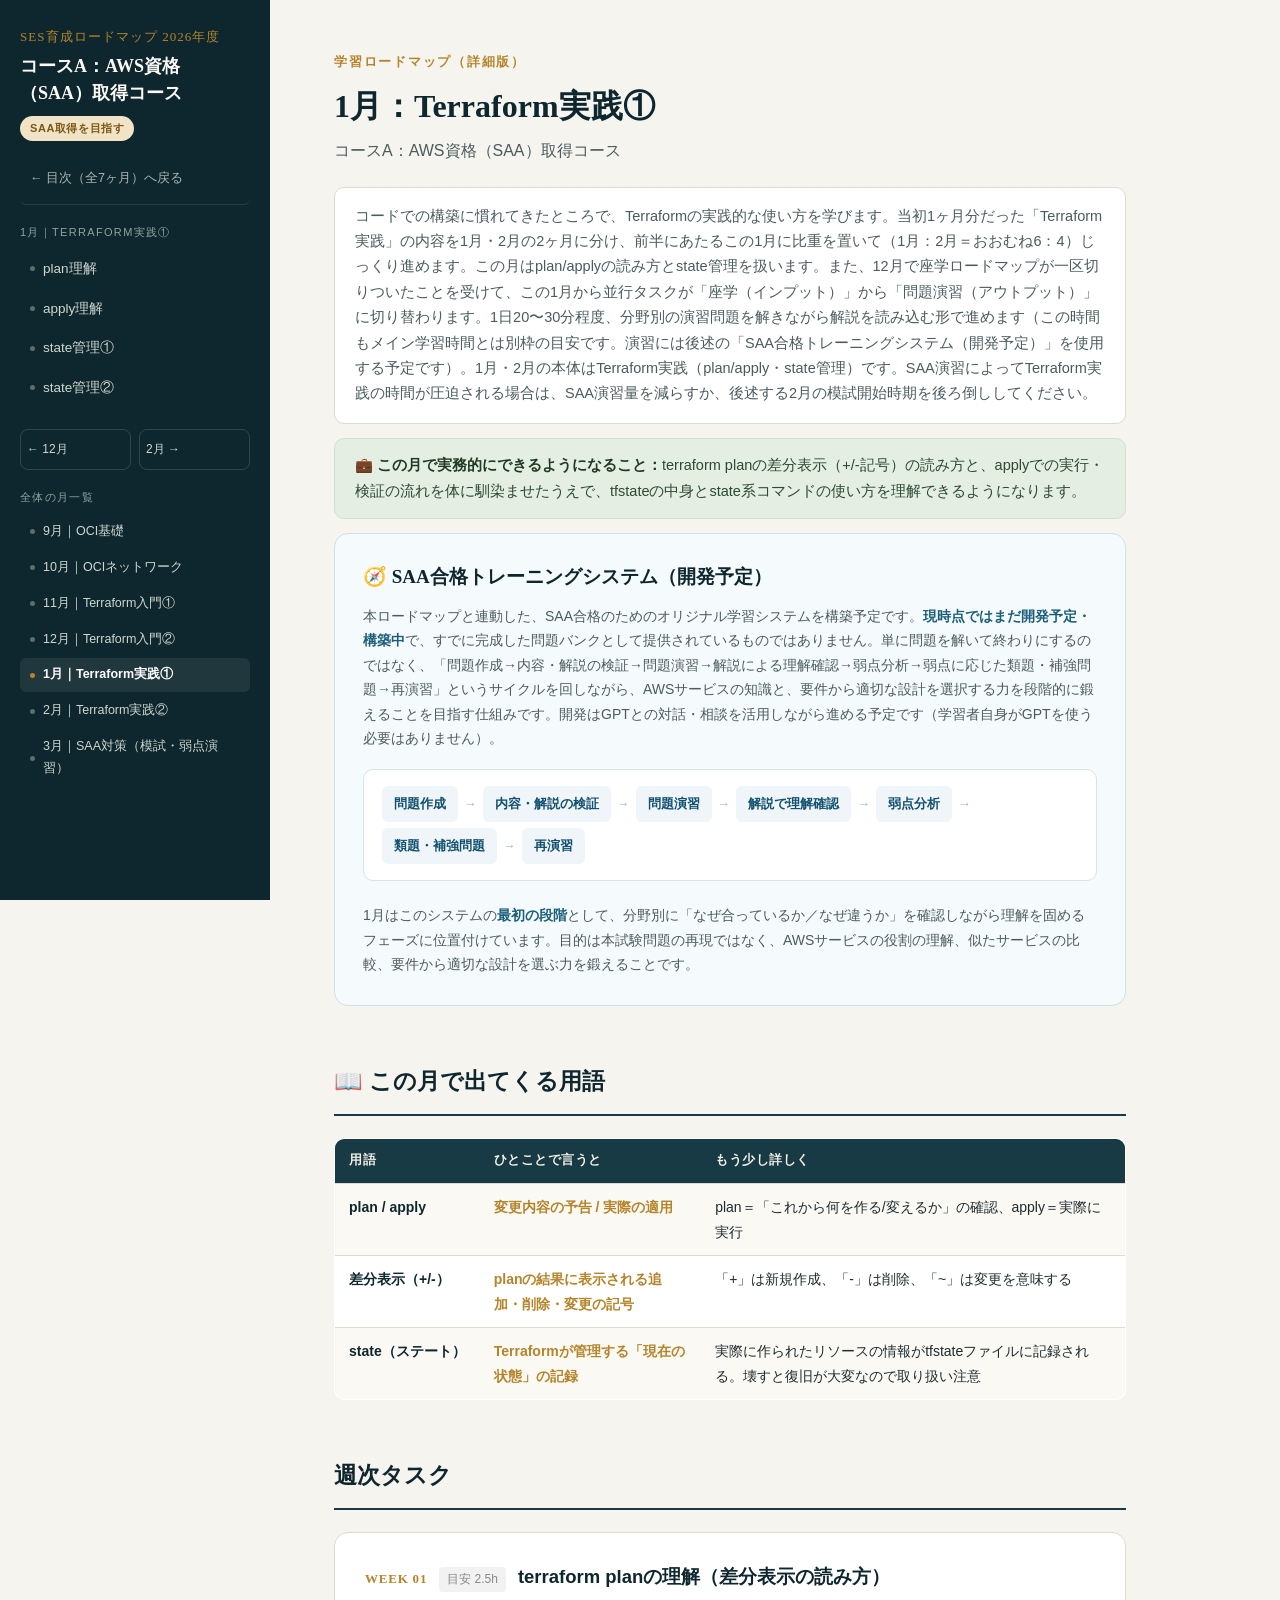
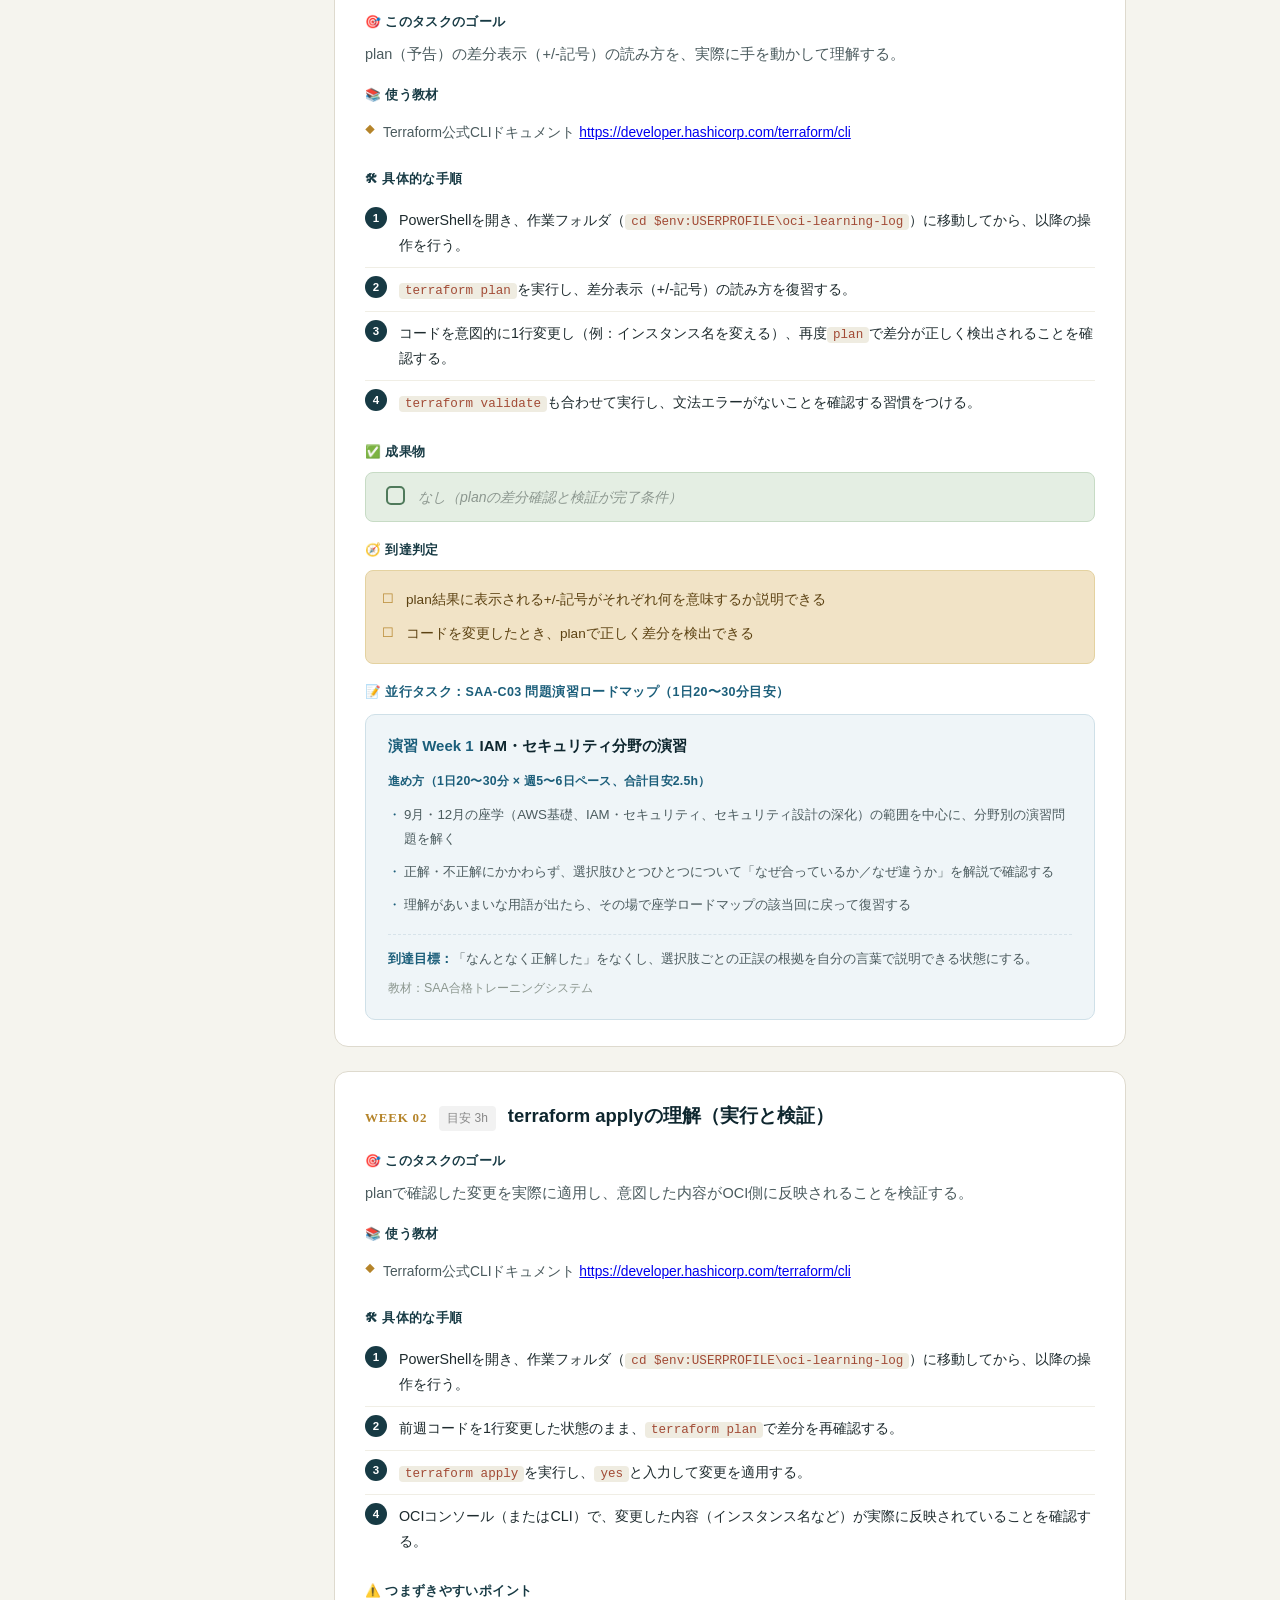
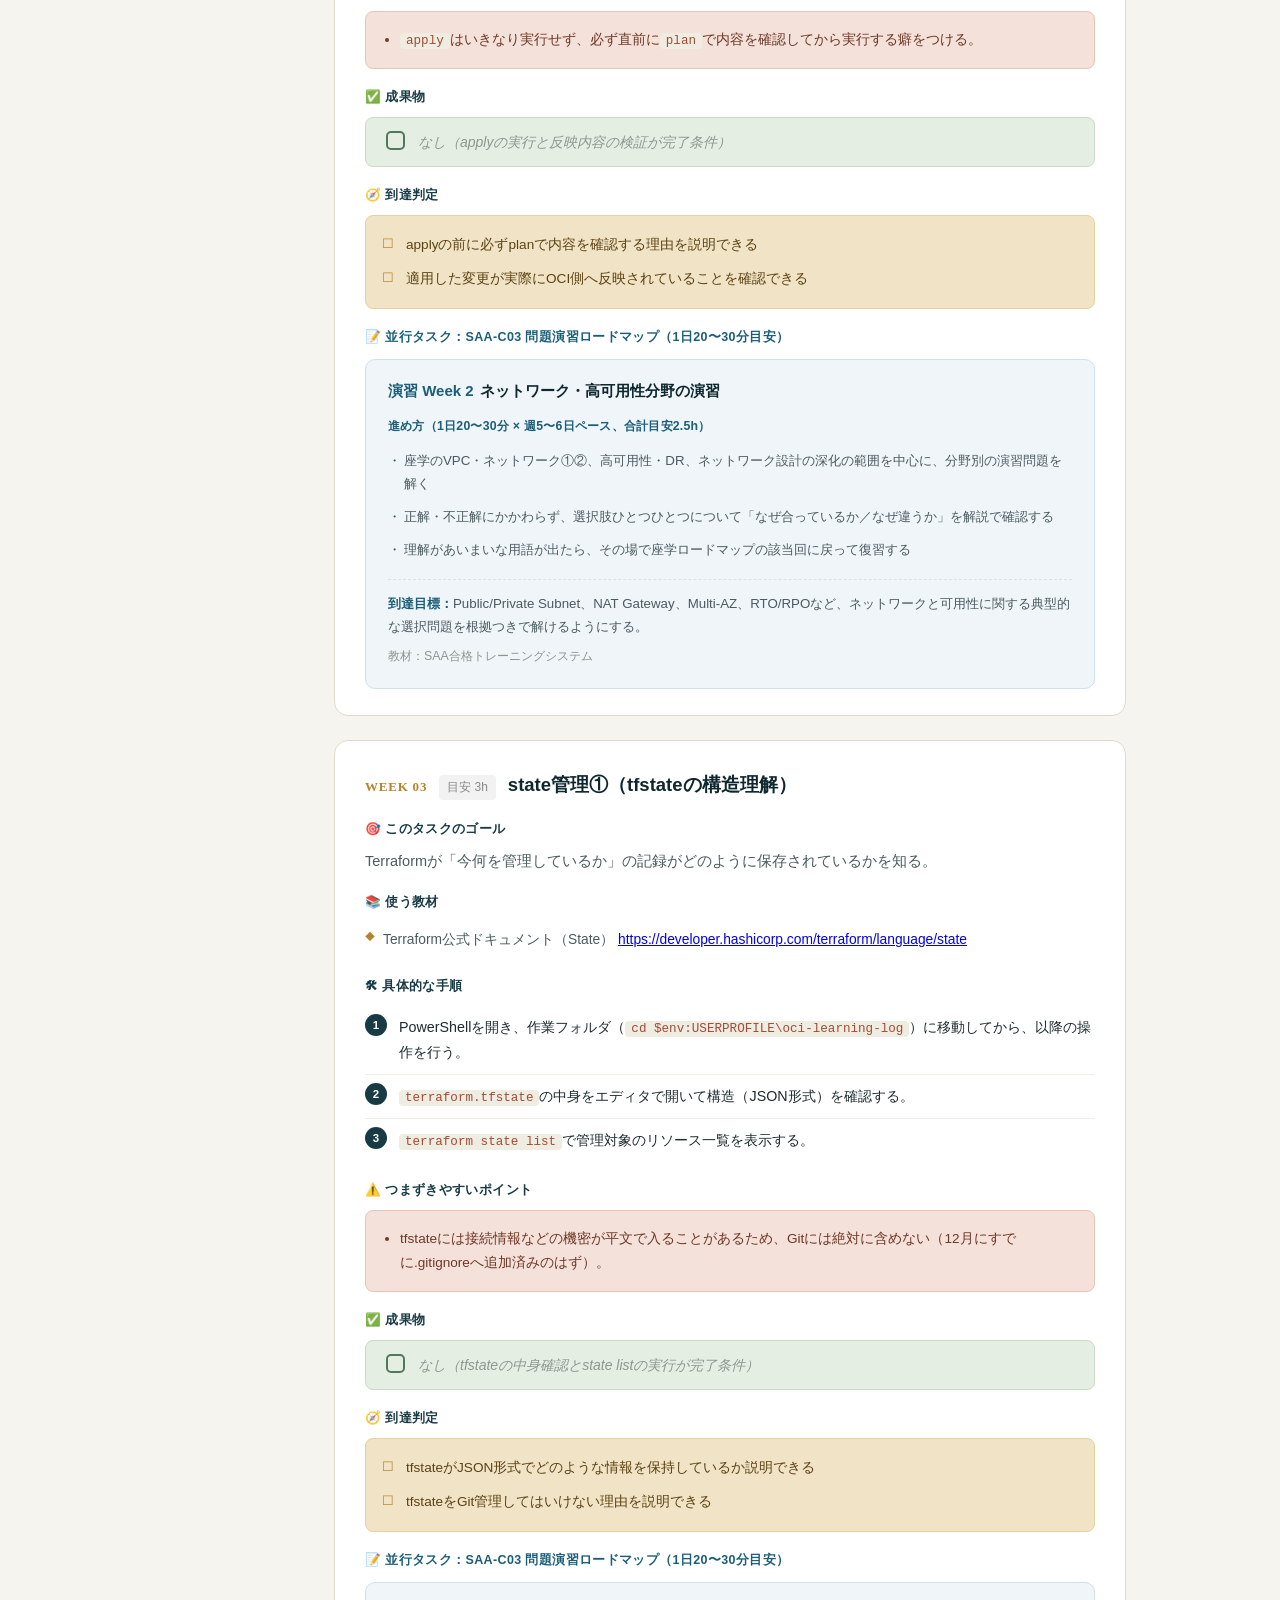
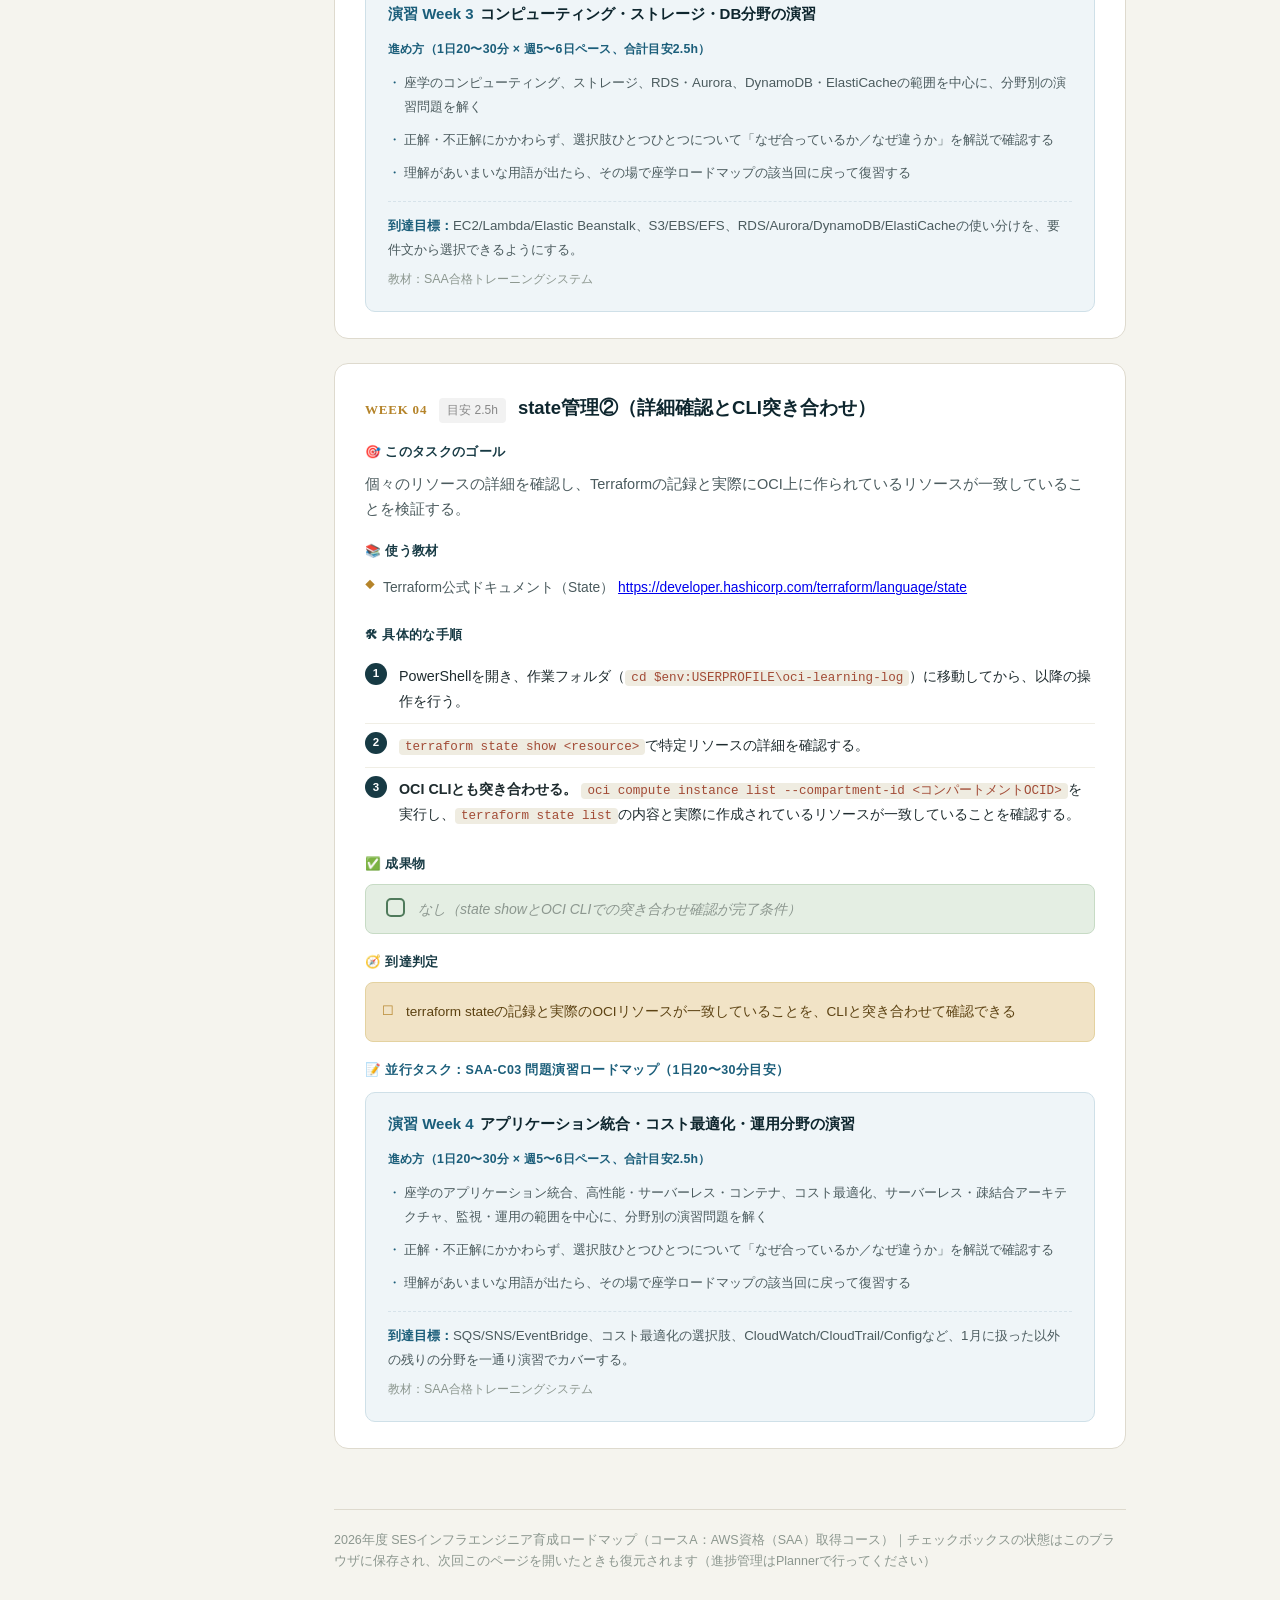
<file: 2027-01.html>
<!DOCTYPE html>
<html lang="ja">
<head>
<meta charset="UTF-8">
<meta name="viewport" content="width=device-width, initial-scale=1.0">
<title>コースA：AWS資格（SAA）取得コース｜1月：Terraform実践①</title>
<link rel="stylesheet" href="assets/style.css">
</head>
<body>
<div class="layout">
  <aside class="sidebar">
    <div class="brand">SES育成ロードマップ 2026年度</div>
    <h1>コースA：AWS資格（SAA）取得コース</h1>
    <span class="course-badge a">SAA取得を目指す</span>
    <a class="back-index" href="index.html">← 目次（全7ヶ月）へ戻る</a>
    <div class="nav-group-label">1月｜Terraform実践①</div>
    <nav><a href="#w1"><span class="dot"></span>plan理解</a><a href="#w2"><span class="dot"></span>apply理解</a><a href="#w3"><span class="dot"></span>state管理①</a><a href="#w4"><span class="dot"></span>state管理②</a></nav>
    <div class="prevnext"><a href="2026-12.html">← 12月</a><a href="2027-02.html">2月 →</a></div>
    <div class="nav-group-label">全体の月一覧</div>
    <nav class="month-nav"><a href="2026-09.html"><span class="dot"></span>9月｜OCI基礎</a><a href="2026-10.html"><span class="dot"></span>10月｜OCIネットワーク</a><a href="2026-11.html"><span class="dot"></span>11月｜Terraform入門①</a><a href="2026-12.html"><span class="dot"></span>12月｜Terraform入門②</a><a href="2027-01.html" class="current"><span class="dot"></span>1月｜Terraform実践①</a><a href="2027-02.html"><span class="dot"></span>2月｜Terraform実践②</a><a href="2027-03.html"><span class="dot"></span>3月｜SAA対策（模試・弱点演習）</a></nav>
  </aside>
  <main>
    <div class="doc-header">
      <div class="eyebrow">学習ロードマップ（詳細版）</div>
      <h1>1月：Terraform実践①</h1>
      <p class="sub">コースA：AWS資格（SAA）取得コース</p>
      <p class="lead">コードでの構築に慣れてきたところで、Terraformの実践的な使い方を学びます。当初1ヶ月分だった「Terraform実践」の内容を1月・2月の2ヶ月に分け、前半にあたるこの1月に比重を置いて（1月：2月＝おおむね6：4）じっくり進めます。この月はplan/applyの読み方とstate管理を扱います。また、12月で座学ロードマップが一区切りついたことを受けて、この1月から並行タスクが「座学（インプット）」から「問題演習（アウトプット）」に切り替わります。1日20〜30分程度、分野別の演習問題を解きながら解説を読み込む形で進めます（この時間もメイン学習時間とは別枠の目安です。演習には後述の「SAA合格トレーニングシステム（開発予定）」を使用する予定です）。1月・2月の本体はTerraform実践（plan/apply・state管理）です。SAA演習によってTerraform実践の時間が圧迫される場合は、SAA演習量を減らすか、後述する2月の模試開始時期を後ろ倒ししてください。</p>
      <p class="practical"><b>💼 この月で実務的にできるようになること：</b>terraform planの差分表示（+/-記号）の読み方と、applyでの実行・検証の流れを体に馴染ませたうえで、tfstateの中身とstate系コマンドの使い方を理解できるようになります。</p>
    </div>

    <div class="bb-guide" style="margin-bottom:32px;">
      <div class="bb-guide-title">🧭 SAA合格トレーニングシステム（開発予定）</div>
      <p class="bb-guide-intro">本ロードマップと連動した、SAA合格のためのオリジナル学習システムを構築予定です。<b>現時点ではまだ開発予定・構築中</b>で、すでに完成した問題バンクとして提供されているものではありません。単に問題を解いて終わりにするのではなく、「問題作成→内容・解説の検証→問題演習→解説による理解確認→弱点分析→弱点に応じた類題・補強問題→再演習」というサイクルを回しながら、AWSサービスの知識と、要件から適切な設計を選択する力を段階的に鍛えることを目指す仕組みです。開発はGPTとの対話・相談を活用しながら進める予定です（学習者自身がGPTを使う必要はありません）。</p>
      <div class="bb-flow">
        <span class="bb-step">問題作成</span><span class="bb-arrow">→</span>
        <span class="bb-step">内容・解説の検証</span><span class="bb-arrow">→</span>
        <span class="bb-step">問題演習</span><span class="bb-arrow">→</span>
        <span class="bb-step">解説で理解確認</span><span class="bb-arrow">→</span>
        <span class="bb-step">弱点分析</span><span class="bb-arrow">→</span>
        <span class="bb-step">類題・補強問題</span><span class="bb-arrow">→</span>
        <span class="bb-step">再演習</span>
      </div>
      <p class="bb-guide-intro" style="margin:14px 0 0;">1月はこのシステムの<b>最初の段階</b>として、分野別に「なぜ合っているか／なぜ違うか」を確認しながら理解を固めるフェーズに位置付けています。目的は本試験問題の再現ではなく、AWSサービスの役割の理解、似たサービスの比較、要件から適切な設計を選ぶ力を鍛えることです。</p>
    </div>

    <h2 class="section-title" id="glossary">📖 この月で出てくる用語</h2>
    <table class="glossary">
      <tr><th style="width:14%">用語</th><th style="width:28%">ひとことで言うと</th><th>もう少し詳しく</th></tr>
      <tr><td class="term">plan / apply</td><td class="short">変更内容の予告 / 実際の適用</td><td>plan＝「これから何を作る/変えるか」の確認、apply＝実際に実行</td></tr><tr><td class="term">差分表示（+/-）</td><td class="short">planの結果に表示される追加・削除・変更の記号</td><td>「+」は新規作成、「-」は削除、「~」は変更を意味する</td></tr><tr><td class="term">state（ステート）</td><td class="short">Terraformが管理する「現在の状態」の記録</td><td>実際に作られたリソースの情報がtfstateファイルに記録される。壊すと復旧が大変なので取り扱い注意</td></tr>
    </table>

    <h2 class="section-title">週次タスク</h2>
    
    <div class="week" id="w1">
      <div class="week-head"><span class="week-num">WEEK 01</span><span class="week-hours">目安 2.5h</span><h3>terraform planの理解（差分表示の読み方）</h3></div>
      <div class="block">
        <div class="block-label">🎯 このタスクのゴール</div>
        <div class="goal-text">plan（予告）の差分表示（+/-記号）の読み方を、実際に手を動かして理解する。</div>
      </div>
      <div class="block">
        <div class="block-label">📚 使う教材</div>
        <ul class="materials"><li>Terraform公式CLIドキュメント <a href="https://developer.hashicorp.com/terraform/cli" target="_blank" rel="noopener">https://developer.hashicorp.com/terraform/cli</a></li></ul>
      </div>
      <div class="block">
        <div class="block-label">🛠 具体的な手順</div>
        <ol class="steps"><li>PowerShellを開き、作業フォルダ（<code class="inline">cd $env:USERPROFILE\oci-learning-log</code>）に移動してから、以降の操作を行う。</li><li><code class="inline">terraform plan</code>を実行し、差分表示（+/-記号）の読み方を復習する。</li><li>コードを意図的に1行変更し（例：インスタンス名を変える）、再度<code class="inline">plan</code>で差分が正しく検出されることを確認する。</li><li><code class="inline">terraform validate</code>も合わせて実行し、文法エラーがないことを確認する習慣をつける。</li></ol>
      </div>
      <div class="block">
        <div class="block-label">✅ 成果物</div>
        <label class="deliverable" data-key="w1"><input type="checkbox"><span class="dtext"><span class="dnone">なし（planの差分確認と検証が完了条件）</span></span></label>
        
      </div>
      <div class="block">
        <div class="block-label">🧭 到達判定</div>
        <div class="criteria-box"><ul><li>plan結果に表示される+/-記号がそれぞれ何を意味するか説明できる</li><li>コードを変更したとき、planで正しく差分を検出できる</li></ul></div>
      </div>
    <div class="block"><div class="block-label saa-label">📝 並行タスク：SAA-C03 問題演習ロードマップ（1日20〜30分目安）</div><div class="saa-block"><div class="saa-theme"><span class="saa-week-num">演習 Week 1</span>IAM・セキュリティ分野の演習</div><div class="saa-sub">進め方（1日20〜30分 × 週5〜6日ペース、合計目安2.5h）</div><ul class="saa-req"><li>9月・12月の座学（AWS基礎、IAM・セキュリティ、セキュリティ設計の深化）の範囲を中心に、分野別の演習問題を解く</li><li>正解・不正解にかかわらず、選択肢ひとつひとつについて「なぜ合っているか／なぜ違うか」を解説で確認する</li><li>理解があいまいな用語が出たら、その場で座学ロードマップの該当回に戻って復習する</li></ul><div class="saa-goal"><b>到達目標：</b>「なんとなく正解した」をなくし、選択肢ごとの正誤の根拠を自分の言葉で説明できる状態にする。</div><div class="saa-material">教材：SAA合格トレーニングシステム</div></div></div></div>
    <div class="week" id="w2">
      <div class="week-head"><span class="week-num">WEEK 02</span><span class="week-hours">目安 3h</span><h3>terraform applyの理解（実行と検証）</h3></div>
      <div class="block">
        <div class="block-label">🎯 このタスクのゴール</div>
        <div class="goal-text">planで確認した変更を実際に適用し、意図した内容がOCI側に反映されることを検証する。</div>
      </div>
      <div class="block">
        <div class="block-label">📚 使う教材</div>
        <ul class="materials"><li>Terraform公式CLIドキュメント <a href="https://developer.hashicorp.com/terraform/cli" target="_blank" rel="noopener">https://developer.hashicorp.com/terraform/cli</a></li></ul>
      </div>
      <div class="block">
        <div class="block-label">🛠 具体的な手順</div>
        <ol class="steps"><li>PowerShellを開き、作業フォルダ（<code class="inline">cd $env:USERPROFILE\oci-learning-log</code>）に移動してから、以降の操作を行う。</li><li>前週コードを1行変更した状態のまま、<code class="inline">terraform plan</code>で差分を再確認する。</li><li><code class="inline">terraform apply</code>を実行し、<code class="inline">yes</code>と入力して変更を適用する。</li><li>OCIコンソール（またはCLI）で、変更した内容（インスタンス名など）が実際に反映されていることを確認する。</li></ol>
      </div>
      <div class="block">
        <div class="block-label">⚠️ つまずきやすいポイント</div>
        <div class="warn-box"><ul><li><code class="inline">apply</code>はいきなり実行せず、必ず直前に<code class="inline">plan</code>で内容を確認してから実行する癖をつける。</li></ul></div>
      </div>
      <div class="block">
        <div class="block-label">✅ 成果物</div>
        <label class="deliverable" data-key="w2"><input type="checkbox"><span class="dtext"><span class="dnone">なし（applyの実行と反映内容の検証が完了条件）</span></span></label>
        
      </div>
      <div class="block">
        <div class="block-label">🧭 到達判定</div>
        <div class="criteria-box"><ul><li>applyの前に必ずplanで内容を確認する理由を説明できる</li><li>適用した変更が実際にOCI側へ反映されていることを確認できる</li></ul></div>
      </div>
    <div class="block"><div class="block-label saa-label">📝 並行タスク：SAA-C03 問題演習ロードマップ（1日20〜30分目安）</div><div class="saa-block"><div class="saa-theme"><span class="saa-week-num">演習 Week 2</span>ネットワーク・高可用性分野の演習</div><div class="saa-sub">進め方（1日20〜30分 × 週5〜6日ペース、合計目安2.5h）</div><ul class="saa-req"><li>座学のVPC・ネットワーク①②、高可用性・DR、ネットワーク設計の深化の範囲を中心に、分野別の演習問題を解く</li><li>正解・不正解にかかわらず、選択肢ひとつひとつについて「なぜ合っているか／なぜ違うか」を解説で確認する</li><li>理解があいまいな用語が出たら、その場で座学ロードマップの該当回に戻って復習する</li></ul><div class="saa-goal"><b>到達目標：</b>Public/Private Subnet、NAT Gateway、Multi-AZ、RTO/RPOなど、ネットワークと可用性に関する典型的な選択問題を根拠つきで解けるようにする。</div><div class="saa-material">教材：SAA合格トレーニングシステム</div></div></div></div>
    <div class="week" id="w3">
      <div class="week-head"><span class="week-num">WEEK 03</span><span class="week-hours">目安 3h</span><h3>state管理①（tfstateの構造理解）</h3></div>
      <div class="block">
        <div class="block-label">🎯 このタスクのゴール</div>
        <div class="goal-text">Terraformが「今何を管理しているか」の記録がどのように保存されているかを知る。</div>
      </div>
      <div class="block">
        <div class="block-label">📚 使う教材</div>
        <ul class="materials"><li>Terraform公式ドキュメント（State） <a href="https://developer.hashicorp.com/terraform/language/state" target="_blank" rel="noopener">https://developer.hashicorp.com/terraform/language/state</a></li></ul>
      </div>
      <div class="block">
        <div class="block-label">🛠 具体的な手順</div>
        <ol class="steps"><li>PowerShellを開き、作業フォルダ（<code class="inline">cd $env:USERPROFILE\oci-learning-log</code>）に移動してから、以降の操作を行う。</li><li><code class="inline">terraform.tfstate</code>の中身をエディタで開いて構造（JSON形式）を確認する。</li><li><code class="inline">terraform state list</code>で管理対象のリソース一覧を表示する。</li></ol>
      </div>
      <div class="block">
        <div class="block-label">⚠️ つまずきやすいポイント</div>
        <div class="warn-box"><ul><li>tfstateには接続情報などの機密が平文で入ることがあるため、Gitには絶対に含めない（12月にすでに.gitignoreへ追加済みのはず）。</li></ul></div>
      </div>
      <div class="block">
        <div class="block-label">✅ 成果物</div>
        <label class="deliverable" data-key="w3"><input type="checkbox"><span class="dtext"><span class="dnone">なし（tfstateの中身確認とstate listの実行が完了条件）</span></span></label>
        
      </div>
      <div class="block">
        <div class="block-label">🧭 到達判定</div>
        <div class="criteria-box"><ul><li>tfstateがJSON形式でどのような情報を保持しているか説明できる</li><li>tfstateをGit管理してはいけない理由を説明できる</li></ul></div>
      </div>
    <div class="block"><div class="block-label saa-label">📝 並行タスク：SAA-C03 問題演習ロードマップ（1日20〜30分目安）</div><div class="saa-block"><div class="saa-theme"><span class="saa-week-num">演習 Week 3</span>コンピューティング・ストレージ・DB分野の演習</div><div class="saa-sub">進め方（1日20〜30分 × 週5〜6日ペース、合計目安2.5h）</div><ul class="saa-req"><li>座学のコンピューティング、ストレージ、RDS・Aurora、DynamoDB・ElastiCacheの範囲を中心に、分野別の演習問題を解く</li><li>正解・不正解にかかわらず、選択肢ひとつひとつについて「なぜ合っているか／なぜ違うか」を解説で確認する</li><li>理解があいまいな用語が出たら、その場で座学ロードマップの該当回に戻って復習する</li></ul><div class="saa-goal"><b>到達目標：</b>EC2/Lambda/Elastic Beanstalk、S3/EBS/EFS、RDS/Aurora/DynamoDB/ElastiCacheの使い分けを、要件文から選択できるようにする。</div><div class="saa-material">教材：SAA合格トレーニングシステム</div></div></div></div>
    <div class="week" id="w4">
      <div class="week-head"><span class="week-num">WEEK 04</span><span class="week-hours">目安 2.5h</span><h3>state管理②（詳細確認とCLI突き合わせ）</h3></div>
      <div class="block">
        <div class="block-label">🎯 このタスクのゴール</div>
        <div class="goal-text">個々のリソースの詳細を確認し、Terraformの記録と実際にOCI上に作られているリソースが一致していることを検証する。</div>
      </div>
      <div class="block">
        <div class="block-label">📚 使う教材</div>
        <ul class="materials"><li>Terraform公式ドキュメント（State） <a href="https://developer.hashicorp.com/terraform/language/state" target="_blank" rel="noopener">https://developer.hashicorp.com/terraform/language/state</a></li></ul>
      </div>
      <div class="block">
        <div class="block-label">🛠 具体的な手順</div>
        <ol class="steps"><li>PowerShellを開き、作業フォルダ（<code class="inline">cd $env:USERPROFILE\oci-learning-log</code>）に移動してから、以降の操作を行う。</li><li><code class="inline">terraform state show &lt;resource&gt;</code>で特定リソースの詳細を確認する。</li><li><b>OCI CLIとも突き合わせる。</b> <code class="inline">oci compute instance list --compartment-id &lt;コンパートメントOCID&gt;</code>を実行し、<code class="inline">terraform state list</code>の内容と実際に作成されているリソースが一致していることを確認する。</li></ol>
      </div>
      <div class="block">
        <div class="block-label">✅ 成果物</div>
        <label class="deliverable" data-key="w4"><input type="checkbox"><span class="dtext"><span class="dnone">なし（state showとOCI CLIでの突き合わせ確認が完了条件）</span></span></label>
        
      </div>
      <div class="block">
        <div class="block-label">🧭 到達判定</div>
        <div class="criteria-box"><ul><li>terraform stateの記録と実際のOCIリソースが一致していることを、CLIと突き合わせて確認できる</li></ul></div>
      </div>
    <div class="block"><div class="block-label saa-label">📝 並行タスク：SAA-C03 問題演習ロードマップ（1日20〜30分目安）</div><div class="saa-block"><div class="saa-theme"><span class="saa-week-num">演習 Week 4</span>アプリケーション統合・コスト最適化・運用分野の演習</div><div class="saa-sub">進め方（1日20〜30分 × 週5〜6日ペース、合計目安2.5h）</div><ul class="saa-req"><li>座学のアプリケーション統合、高性能・サーバーレス・コンテナ、コスト最適化、サーバーレス・疎結合アーキテクチャ、監視・運用の範囲を中心に、分野別の演習問題を解く</li><li>正解・不正解にかかわらず、選択肢ひとつひとつについて「なぜ合っているか／なぜ違うか」を解説で確認する</li><li>理解があいまいな用語が出たら、その場で座学ロードマップの該当回に戻って復習する</li></ul><div class="saa-goal"><b>到達目標：</b>SQS/SNS/EventBridge、コスト最適化の選択肢、CloudWatch/CloudTrail/Configなど、1月に扱った以外の残りの分野を一通り演習でカバーする。</div><div class="saa-material">教材：SAA合格トレーニングシステム</div></div></div>
    </div>

    <footer>
      2026年度 SESインフラエンジニア育成ロードマップ（コースA：AWS資格（SAA）取得コース）｜チェックボックスの状態はこのブラウザに保存され、次回このページを開いたときも復元されます（進捗管理はPlannerで行ってください）
    </footer>
  </main>
</div>
<script>
(function() {
  const STORAGE_KEY = 'roadmap-checklist:courseA-2027-01';
  let storageAvailable = true;
  let saved = {};
  try {
    const raw = window.localStorage.getItem(STORAGE_KEY);
    saved = raw ? JSON.parse(raw) : {};
  } catch (e) {
    storageAvailable = false;
  }

  function persist() {
    if (!storageAvailable) return;
    try {
      window.localStorage.setItem(STORAGE_KEY, JSON.stringify(saved));
    } catch (e) {
      storageAvailable = false;
    }
  }

  const boxes = document.querySelectorAll('.deliverable input[type=checkbox]');
  boxes.forEach(b => {
    const label = b.closest('.deliverable');
    const key = label ? label.getAttribute('data-key') : null;
    if (key && saved[key]) {
      b.checked = true;
      label.classList.add('done');
    }
    b.addEventListener('change', () => {
      label.classList.toggle('done', b.checked);
      if (key) {
        if (b.checked) {
          saved[key] = true;
        } else {
          delete saved[key];
        }
        persist();
      }
    });
  });
})();
</script>
</body>
</html>
</file>
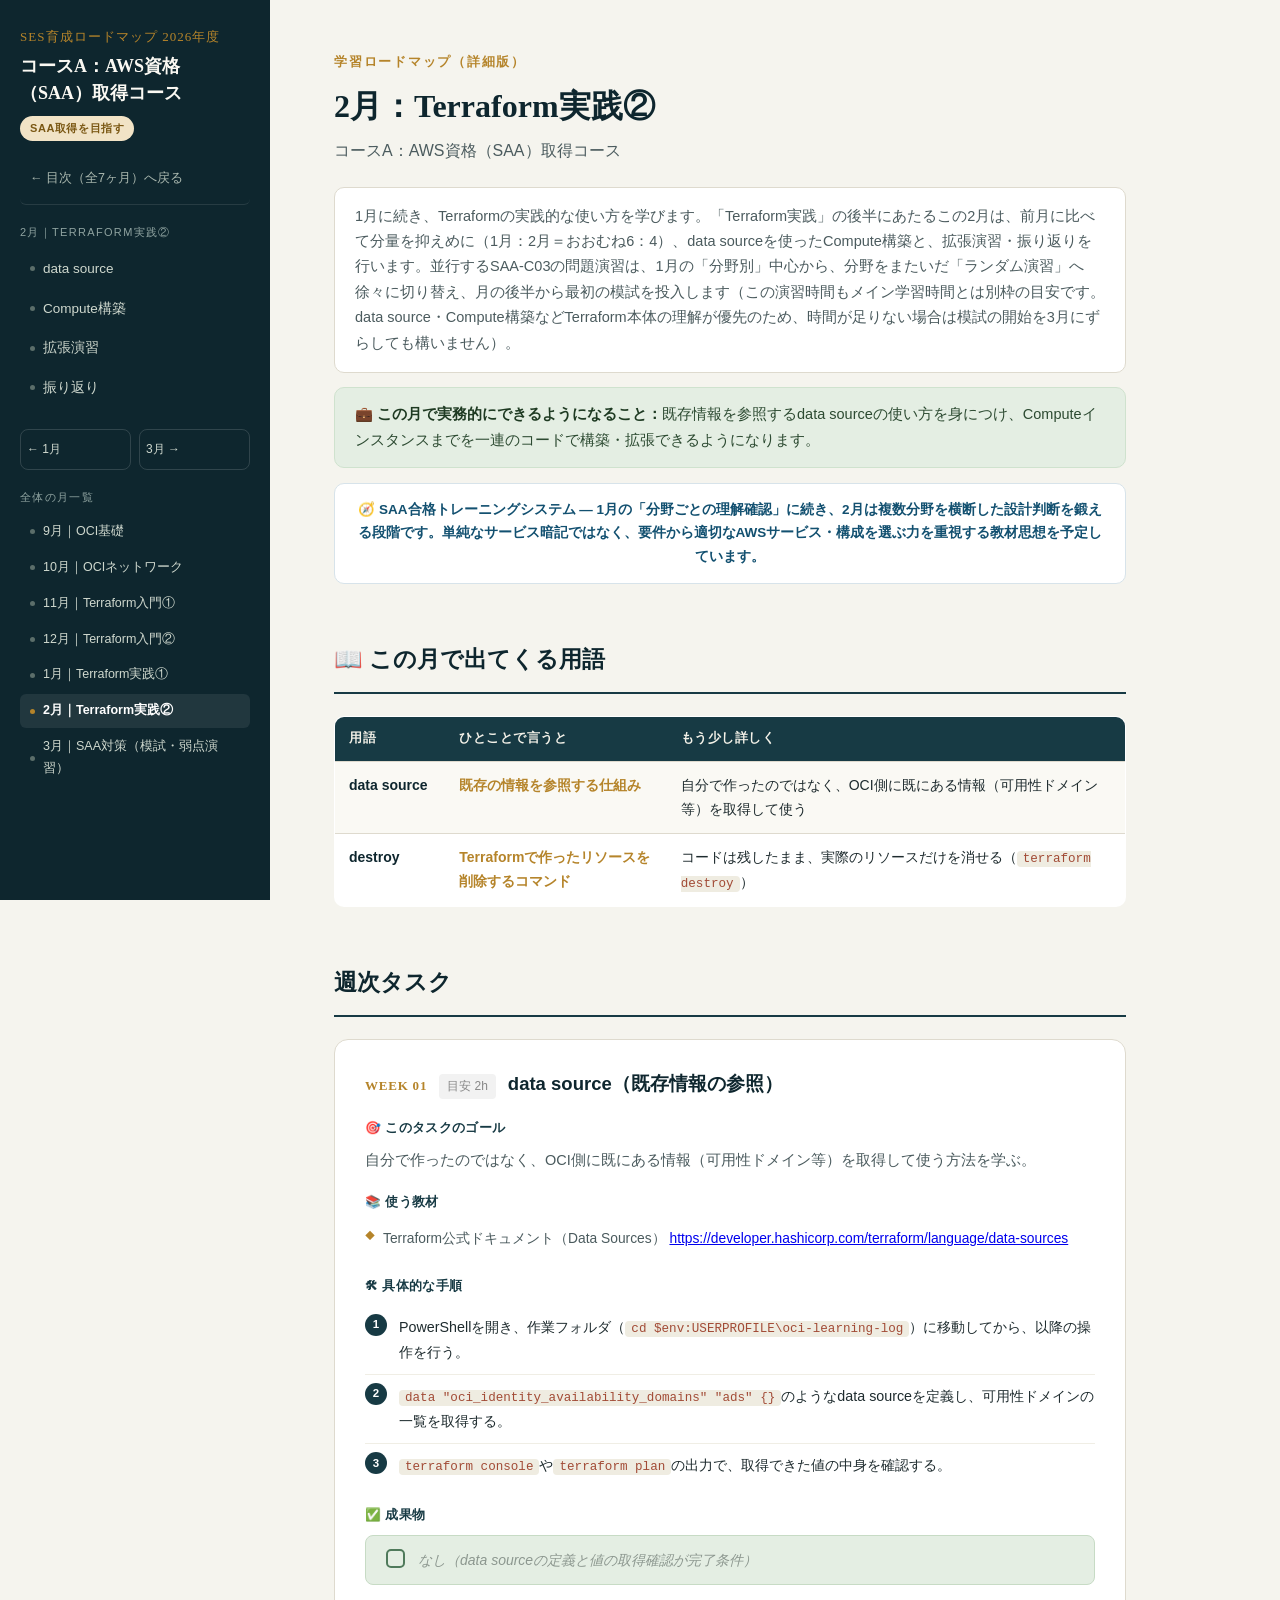
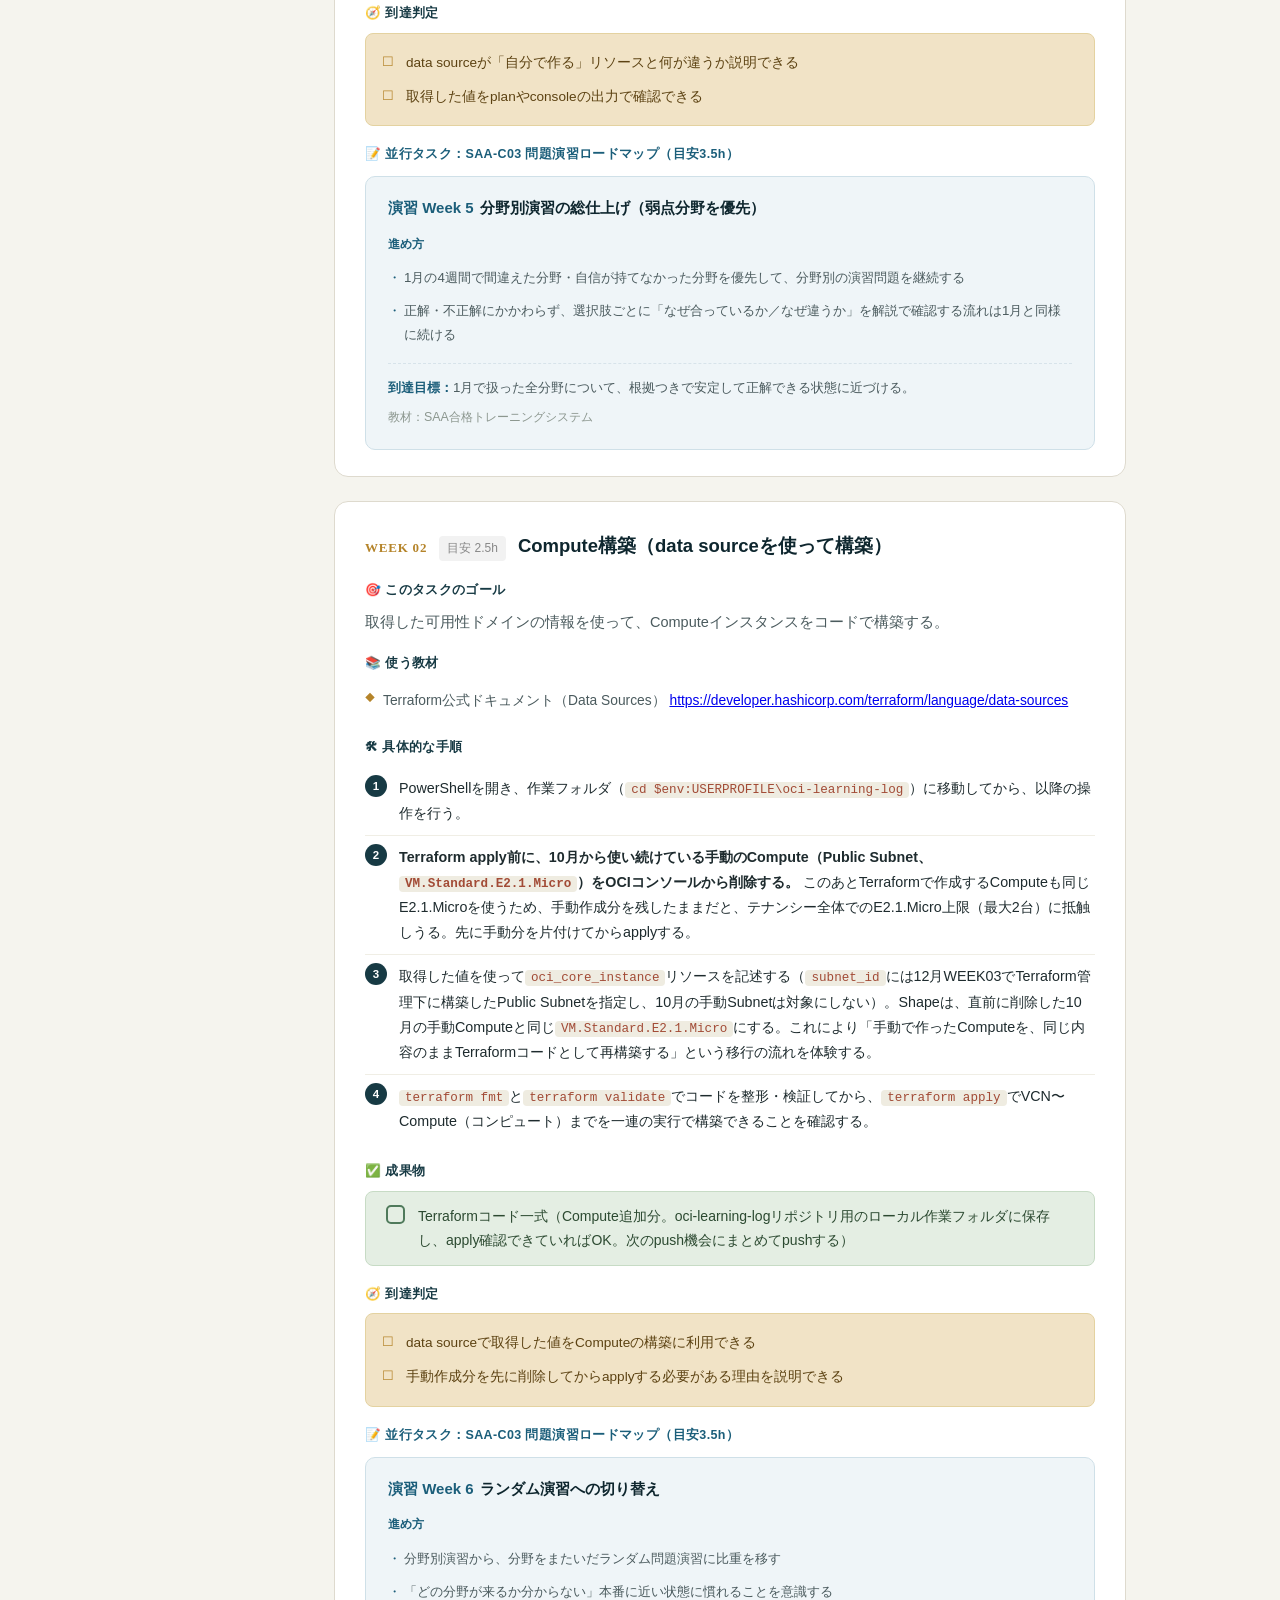
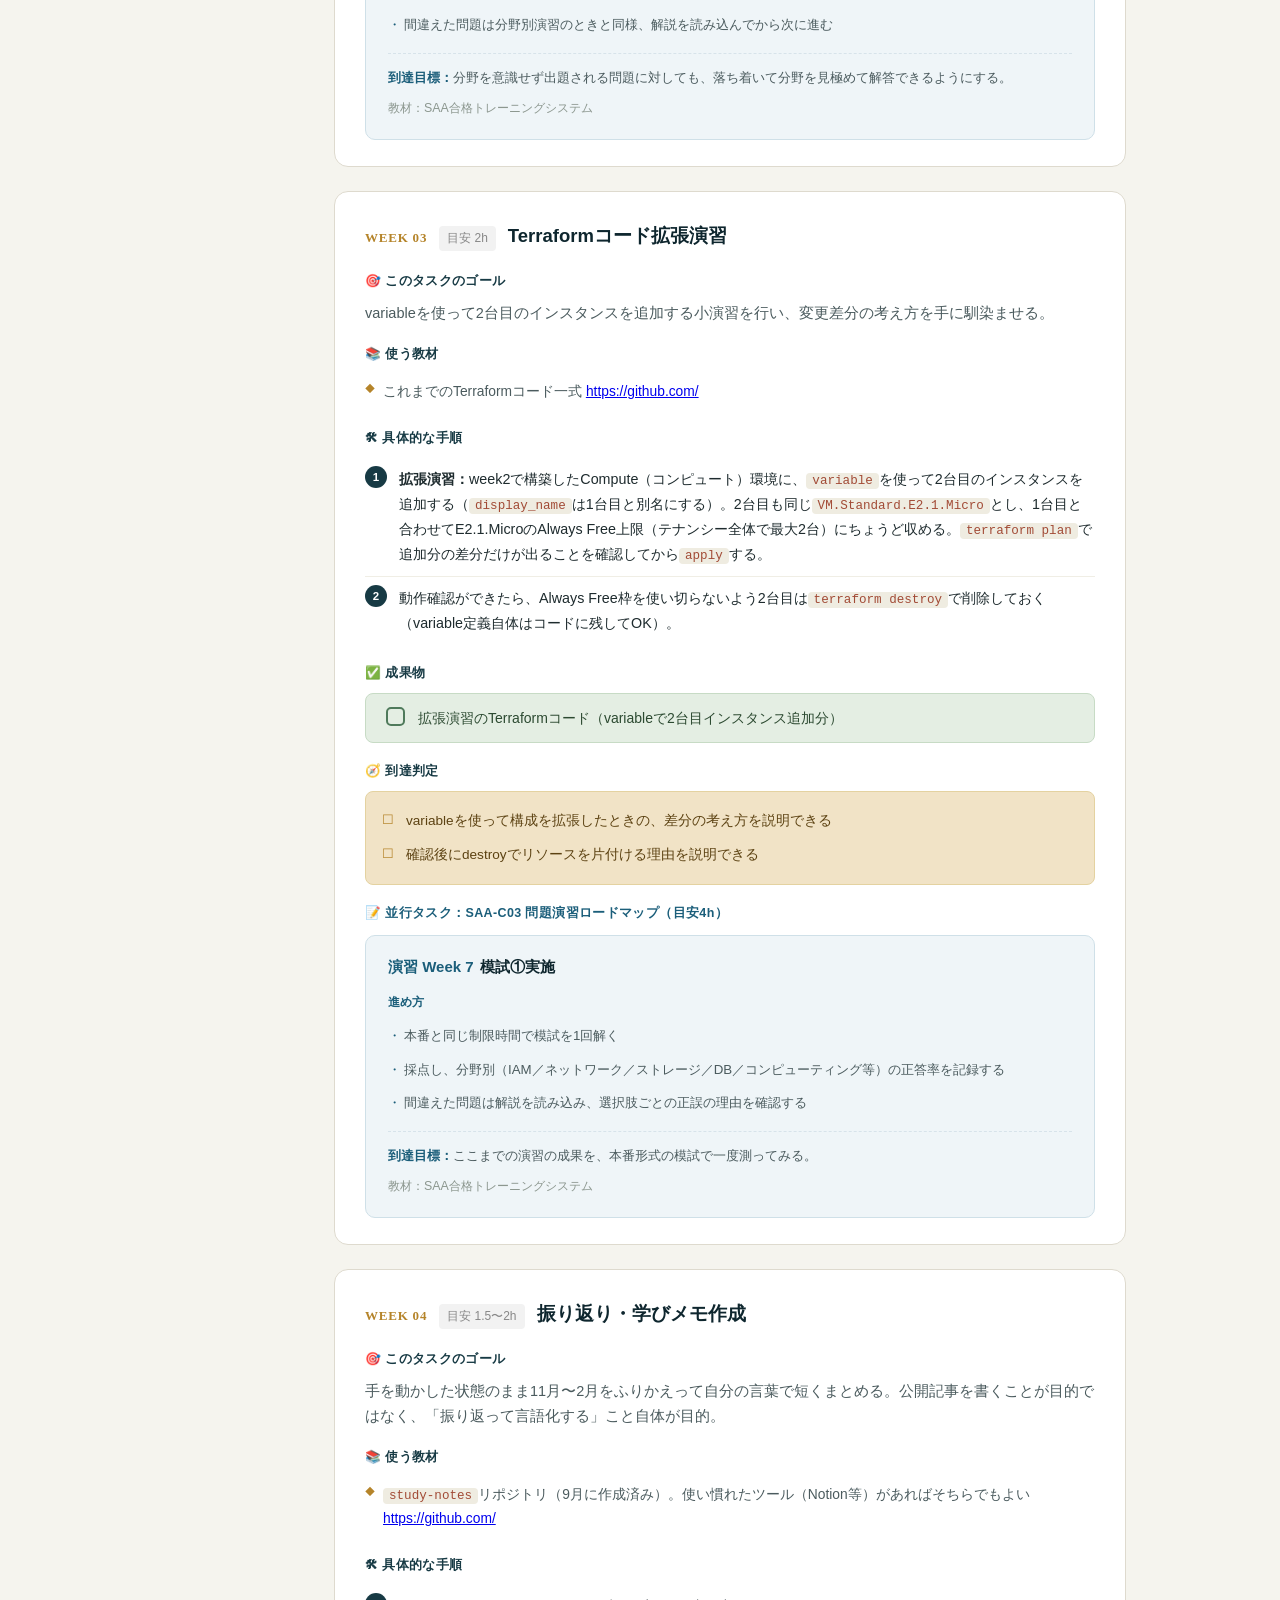
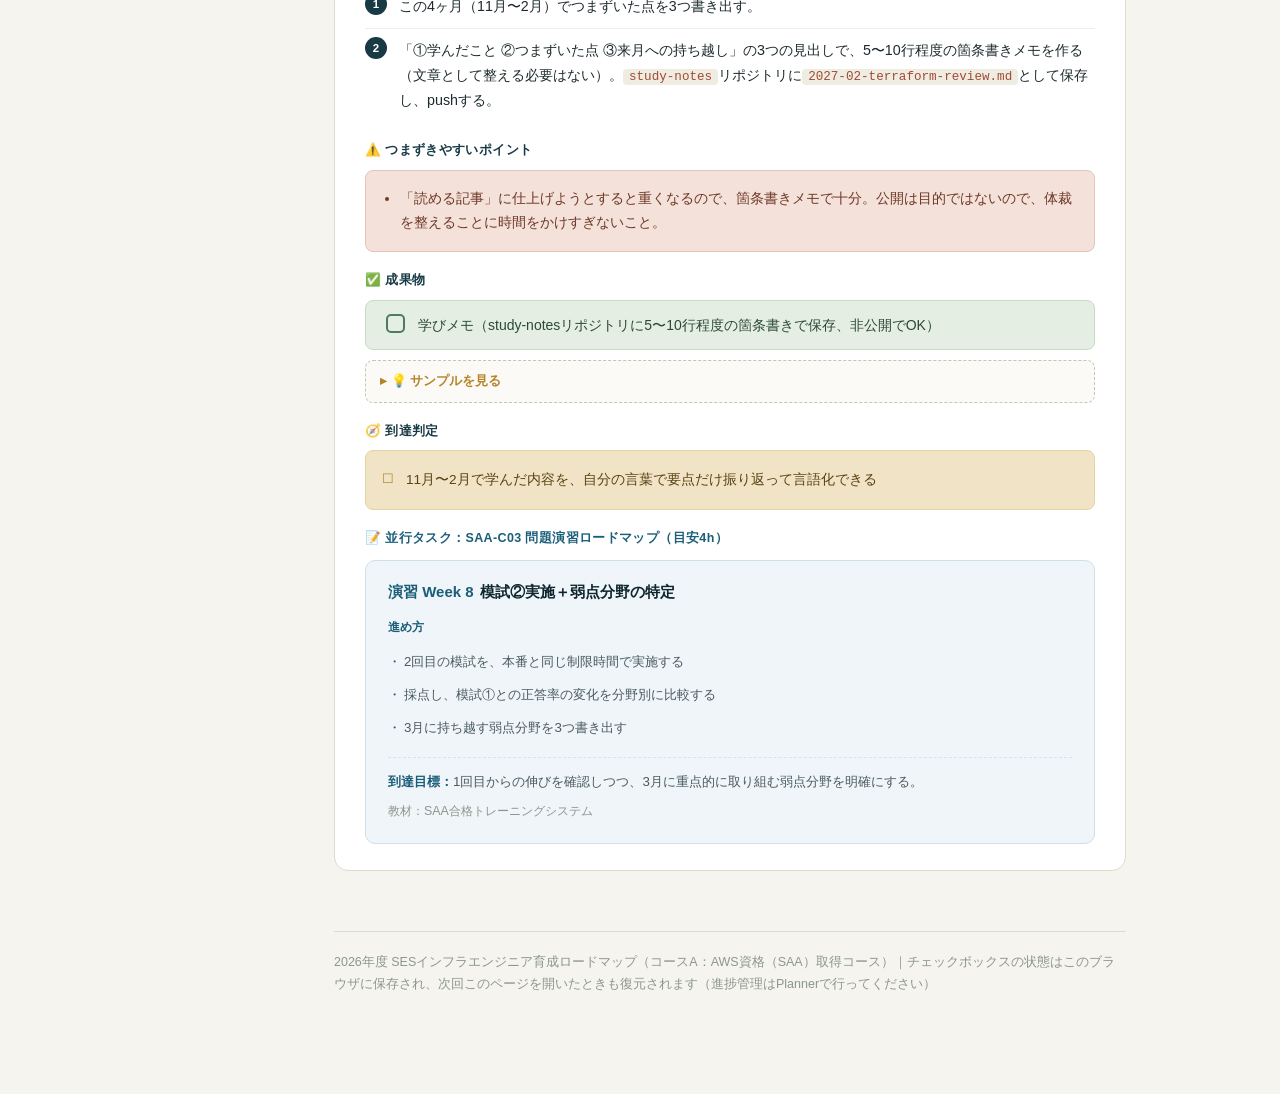
<file: 2027-02.html>
<!DOCTYPE html>
<html lang="ja">
<head>
<meta charset="UTF-8">
<meta name="viewport" content="width=device-width, initial-scale=1.0">
<title>コースA：AWS資格（SAA）取得コース｜2月：Terraform実践②</title>
<link rel="stylesheet" href="assets/style.css">
</head>
<body>
<div class="layout">
  <aside class="sidebar">
    <div class="brand">SES育成ロードマップ 2026年度</div>
    <h1>コースA：AWS資格（SAA）取得コース</h1>
    <span class="course-badge a">SAA取得を目指す</span>
    <a class="back-index" href="index.html">← 目次（全7ヶ月）へ戻る</a>
    <div class="nav-group-label">2月｜Terraform実践②</div>
    <nav><a href="#w1"><span class="dot"></span>data source</a><a href="#w2"><span class="dot"></span>Compute構築</a><a href="#w3"><span class="dot"></span>拡張演習</a><a href="#w4"><span class="dot"></span>振り返り</a></nav>
    <div class="prevnext"><a href="2027-01.html">← 1月</a><a href="2027-03.html">3月 →</a></div>
    <div class="nav-group-label">全体の月一覧</div>
    <nav class="month-nav"><a href="2026-09.html"><span class="dot"></span>9月｜OCI基礎</a><a href="2026-10.html"><span class="dot"></span>10月｜OCIネットワーク</a><a href="2026-11.html"><span class="dot"></span>11月｜Terraform入門①</a><a href="2026-12.html"><span class="dot"></span>12月｜Terraform入門②</a><a href="2027-01.html"><span class="dot"></span>1月｜Terraform実践①</a><a href="2027-02.html" class="current"><span class="dot"></span>2月｜Terraform実践②</a><a href="2027-03.html"><span class="dot"></span>3月｜SAA対策（模試・弱点演習）</a></nav>
  </aside>
  <main>
    <div class="doc-header">
      <div class="eyebrow">学習ロードマップ（詳細版）</div>
      <h1>2月：Terraform実践②</h1>
      <p class="sub">コースA：AWS資格（SAA）取得コース</p>
      <p class="lead">1月に続き、Terraformの実践的な使い方を学びます。「Terraform実践」の後半にあたるこの2月は、前月に比べて分量を抑えめに（1月：2月＝おおむね6：4）、data sourceを使ったCompute構築と、拡張演習・振り返りを行います。並行するSAA-C03の問題演習は、1月の「分野別」中心から、分野をまたいだ「ランダム演習」へ徐々に切り替え、月の後半から最初の模試を投入します（この演習時間もメイン学習時間とは別枠の目安です。data source・Compute構築などTerraform本体の理解が優先のため、時間が足りない場合は模試の開始を3月にずらしても構いません）。</p>
      <p class="practical"><b>💼 この月で実務的にできるようになること：</b>既存情報を参照するdata sourceの使い方を身につけ、Computeインスタンスまでを一連のコードで構築・拡張できるようになります。</p>
    </div>

    <div class="bb-rule">🧭 SAA合格トレーニングシステム ― 1月の「分野ごとの理解確認」に続き、2月は<b>複数分野を横断した設計判断</b>を鍛える段階です。単純なサービス暗記ではなく、要件から適切なAWSサービス・構成を選ぶ力を重視する教材思想を予定しています。</div>

    <h2 class="section-title" id="glossary">📖 この月で出てくる用語</h2>
    <table class="glossary">
      <tr><th style="width:14%">用語</th><th style="width:28%">ひとことで言うと</th><th>もう少し詳しく</th></tr>
      <tr><td class="term">data source</td><td class="short">既存の情報を参照する仕組み</td><td>自分で作ったのではなく、OCI側に既にある情報（可用性ドメイン等）を取得して使う</td></tr><tr><td class="term">destroy</td><td class="short">Terraformで作ったリソースを削除するコマンド</td><td>コードは残したまま、実際のリソースだけを消せる（<code class="inline">terraform destroy</code>）</td></tr>
    </table>

    <h2 class="section-title">週次タスク</h2>
    
    <div class="week" id="w1">
      <div class="week-head"><span class="week-num">WEEK 01</span><span class="week-hours">目安 2h</span><h3>data source（既存情報の参照）</h3></div>
      <div class="block">
        <div class="block-label">🎯 このタスクのゴール</div>
        <div class="goal-text">自分で作ったのではなく、OCI側に既にある情報（可用性ドメイン等）を取得して使う方法を学ぶ。</div>
      </div>
      <div class="block">
        <div class="block-label">📚 使う教材</div>
        <ul class="materials"><li>Terraform公式ドキュメント（Data Sources） <a href="https://developer.hashicorp.com/terraform/language/data-sources" target="_blank" rel="noopener">https://developer.hashicorp.com/terraform/language/data-sources</a></li></ul>
      </div>
      <div class="block">
        <div class="block-label">🛠 具体的な手順</div>
        <ol class="steps"><li>PowerShellを開き、作業フォルダ（<code class="inline">cd $env:USERPROFILE\oci-learning-log</code>）に移動してから、以降の操作を行う。</li><li><code class="inline">data "oci_identity_availability_domains" "ads" {}</code>のようなdata sourceを定義し、可用性ドメインの一覧を取得する。</li><li><code class="inline">terraform console</code>や<code class="inline">terraform plan</code>の出力で、取得できた値の中身を確認する。</li></ol>
      </div>
      <div class="block">
        <div class="block-label">✅ 成果物</div>
        <label class="deliverable" data-key="w1"><input type="checkbox"><span class="dtext"><span class="dnone">なし（data sourceの定義と値の取得確認が完了条件）</span></span></label>
        
      </div>
      <div class="block">
        <div class="block-label">🧭 到達判定</div>
        <div class="criteria-box"><ul><li>data sourceが「自分で作る」リソースと何が違うか説明できる</li><li>取得した値をplanやconsoleの出力で確認できる</li></ul></div>
      </div>
    <div class="block"><div class="block-label saa-label">📝 並行タスク：SAA-C03 問題演習ロードマップ（目安3.5h）</div><div class="saa-block"><div class="saa-theme"><span class="saa-week-num">演習 Week 5</span>分野別演習の総仕上げ（弱点分野を優先）</div><div class="saa-sub">進め方</div><ul class="saa-req"><li>1月の4週間で間違えた分野・自信が持てなかった分野を優先して、分野別の演習問題を継続する</li><li>正解・不正解にかかわらず、選択肢ごとに「なぜ合っているか／なぜ違うか」を解説で確認する流れは1月と同様に続ける</li></ul><div class="saa-goal"><b>到達目標：</b>1月で扱った全分野について、根拠つきで安定して正解できる状態に近づける。</div><div class="saa-material">教材：SAA合格トレーニングシステム</div></div></div></div>
    <div class="week" id="w2">
      <div class="week-head"><span class="week-num">WEEK 02</span><span class="week-hours">目安 2.5h</span><h3>Compute構築（data sourceを使って構築）</h3></div>
      <div class="block">
        <div class="block-label">🎯 このタスクのゴール</div>
        <div class="goal-text">取得した可用性ドメインの情報を使って、Computeインスタンスをコードで構築する。</div>
      </div>
      <div class="block">
        <div class="block-label">📚 使う教材</div>
        <ul class="materials"><li>Terraform公式ドキュメント（Data Sources） <a href="https://developer.hashicorp.com/terraform/language/data-sources" target="_blank" rel="noopener">https://developer.hashicorp.com/terraform/language/data-sources</a></li></ul>
      </div>
      <div class="block">
        <div class="block-label">🛠 具体的な手順</div>
        <ol class="steps"><li>PowerShellを開き、作業フォルダ（<code class="inline">cd $env:USERPROFILE\oci-learning-log</code>）に移動してから、以降の操作を行う。</li><li><b>Terraform apply前に、10月から使い続けている手動のCompute（Public Subnet、<code class="inline">VM.Standard.E2.1.Micro</code>）をOCIコンソールから削除する。</b> このあとTerraformで作成するComputeも同じE2.1.Microを使うため、手動作成分を残したままだと、テナンシー全体でのE2.1.Micro上限（最大2台）に抵触しうる。先に手動分を片付けてからapplyする。</li><li>取得した値を使って<code class="inline">oci_core_instance</code>リソースを記述する（<code class="inline">subnet_id</code>には12月WEEK03でTerraform管理下に構築したPublic Subnetを指定し、10月の手動Subnetは対象にしない）。Shapeは、直前に削除した10月の手動Computeと同じ<code class="inline">VM.Standard.E2.1.Micro</code>にする。これにより「手動で作ったComputeを、同じ内容のままTerraformコードとして再構築する」という移行の流れを体験する。</li><li><code class="inline">terraform fmt</code>と<code class="inline">terraform validate</code>でコードを整形・検証してから、<code class="inline">terraform apply</code>でVCN〜Compute（コンピュート）までを一連の実行で構築できることを確認する。</li></ol>
      </div>
      <div class="block">
        <div class="block-label">✅ 成果物</div>
        <label class="deliverable" data-key="w2"><input type="checkbox"><span class="dtext">Terraformコード一式（Compute追加分。oci-learning-logリポジトリ用のローカル作業フォルダに保存し、apply確認できていればOK。次のpush機会にまとめてpushする）</span></label>
        
      </div>
      <div class="block">
        <div class="block-label">🧭 到達判定</div>
        <div class="criteria-box"><ul><li>data sourceで取得した値をComputeの構築に利用できる</li><li>手動作成分を先に削除してからapplyする必要がある理由を説明できる</li></ul></div>
      </div>
    <div class="block"><div class="block-label saa-label">📝 並行タスク：SAA-C03 問題演習ロードマップ（目安3.5h）</div><div class="saa-block"><div class="saa-theme"><span class="saa-week-num">演習 Week 6</span>ランダム演習への切り替え</div><div class="saa-sub">進め方</div><ul class="saa-req"><li>分野別演習から、分野をまたいだランダム問題演習に比重を移す</li><li>「どの分野が来るか分からない」本番に近い状態に慣れることを意識する</li><li>間違えた問題は分野別演習のときと同様、解説を読み込んでから次に進む</li></ul><div class="saa-goal"><b>到達目標：</b>分野を意識せず出題される問題に対しても、落ち着いて分野を見極めて解答できるようにする。</div><div class="saa-material">教材：SAA合格トレーニングシステム</div></div></div></div>
    <div class="week" id="w3">
      <div class="week-head"><span class="week-num">WEEK 03</span><span class="week-hours">目安 2h</span><h3>Terraformコード拡張演習</h3></div>
      <div class="block">
        <div class="block-label">🎯 このタスクのゴール</div>
        <div class="goal-text">variableを使って2台目のインスタンスを追加する小演習を行い、変更差分の考え方を手に馴染ませる。</div>
      </div>
      <div class="block">
        <div class="block-label">📚 使う教材</div>
        <ul class="materials"><li>これまでのTerraformコード一式 <a href="https://github.com/" target="_blank" rel="noopener">https://github.com/</a></li></ul>
      </div>
      <div class="block">
        <div class="block-label">🛠 具体的な手順</div>
        <ol class="steps"><li><b>拡張演習：</b>week2で構築したCompute（コンピュート）環境に、<code class="inline">variable</code>を使って2台目のインスタンスを追加する（<code class="inline">display_name</code>は1台目と別名にする）。2台目も同じ<code class="inline">VM.Standard.E2.1.Micro</code>とし、1台目と合わせてE2.1.MicroのAlways Free上限（テナンシー全体で最大2台）にちょうど収める。<code class="inline">terraform plan</code>で追加分の差分だけが出ることを確認してから<code class="inline">apply</code>する。</li><li>動作確認ができたら、Always Free枠を使い切らないよう2台目は<code class="inline">terraform destroy</code>で削除しておく（variable定義自体はコードに残してOK）。</li></ol>
      </div>
      <div class="block">
        <div class="block-label">✅ 成果物</div>
        <label class="deliverable" data-key="w3"><input type="checkbox"><span class="dtext">拡張演習のTerraformコード（variableで2台目インスタンス追加分）</span></label>
        
      </div>
      <div class="block">
        <div class="block-label">🧭 到達判定</div>
        <div class="criteria-box"><ul><li>variableを使って構成を拡張したときの、差分の考え方を説明できる</li><li>確認後にdestroyでリソースを片付ける理由を説明できる</li></ul></div>
      </div>
    <div class="block"><div class="block-label saa-label">📝 並行タスク：SAA-C03 問題演習ロードマップ（目安4h）</div><div class="saa-block"><div class="saa-theme"><span class="saa-week-num">演習 Week 7</span>模試①実施</div><div class="saa-sub">進め方</div><ul class="saa-req"><li>本番と同じ制限時間で模試を1回解く</li><li>採点し、分野別（IAM／ネットワーク／ストレージ／DB／コンピューティング等）の正答率を記録する</li><li>間違えた問題は解説を読み込み、選択肢ごとの正誤の理由を確認する</li></ul><div class="saa-goal"><b>到達目標：</b>ここまでの演習の成果を、本番形式の模試で一度測ってみる。</div><div class="saa-material">教材：SAA合格トレーニングシステム</div></div></div></div>
    <div class="week" id="w4">
      <div class="week-head"><span class="week-num">WEEK 04</span><span class="week-hours">目安 1.5〜2h</span><h3>振り返り・学びメモ作成</h3></div>
      <div class="block">
        <div class="block-label">🎯 このタスクのゴール</div>
        <div class="goal-text">手を動かした状態のまま11月〜2月をふりかえって自分の言葉で短くまとめる。公開記事を書くことが目的ではなく、「振り返って言語化する」こと自体が目的。</div>
      </div>
      <div class="block">
        <div class="block-label">📚 使う教材</div>
        <ul class="materials"><li><code class="inline">study-notes</code>リポジトリ（9月に作成済み）。使い慣れたツール（Notion等）があればそちらでもよい <a href="https://github.com/" target="_blank" rel="noopener">https://github.com/</a></li></ul>
      </div>
      <div class="block">
        <div class="block-label">🛠 具体的な手順</div>
        <ol class="steps"><li>この4ヶ月（11月〜2月）でつまずいた点を3つ書き出す。</li><li>「①学んだこと ②つまずいた点 ③来月への持ち越し」の3つの見出しで、5〜10行程度の箇条書きメモを作る（文章として整える必要はない）。<code class="inline">study-notes</code>リポジトリに<code class="inline">2027-02-terraform-review.md</code>として保存し、pushする。</li></ol>
      </div>
      <div class="block">
        <div class="block-label">⚠️ つまずきやすいポイント</div>
        <div class="warn-box"><ul><li>「読める記事」に仕上げようとすると重くなるので、箇条書きメモで十分。公開は目的ではないので、体裁を整えることに時間をかけすぎないこと。</li></ul></div>
      </div>
      <div class="block">
        <div class="block-label">✅ 成果物</div>
        <label class="deliverable" data-key="w4"><input type="checkbox"><span class="dtext">学びメモ（study-notesリポジトリに5〜10行程度の箇条書きで保存、非公開でOK）</span></label>
        <details class="sample-box">
          <summary>💡 サンプルを見る</summary>
          <div class="sample-content"><p>学びメモの例（5〜10行程度でOK、study-notesリポジトリの<code class="inline">2027-02-terraform-review.md</code>にそのままコピーして使ってOKです）：</p>
<pre>■ 学んだこと
・terraform planとapplyの違いを実際に手を動かして理解できた
・data sourceの書き方で最初エラーが出たが、公式ドキュメントのサンプルをそのままコピーしたら解決した

■ つまずいた点
・state管理のtfstateファイルの中身を初めて見た。JSON形式で管理されていることが分かった

■ 来月への持ち越し
・Computeまで一気通貫で構築する演習をもう一度やって手に馴染ませたい</pre>
</div>
        </details>
      </div>
      <div class="block">
        <div class="block-label">🧭 到達判定</div>
        <div class="criteria-box"><ul><li>11月〜2月で学んだ内容を、自分の言葉で要点だけ振り返って言語化できる</li></ul></div>
      </div>
    <div class="block"><div class="block-label saa-label">📝 並行タスク：SAA-C03 問題演習ロードマップ（目安4h）</div><div class="saa-block"><div class="saa-theme"><span class="saa-week-num">演習 Week 8</span>模試②実施＋弱点分野の特定</div><div class="saa-sub">進め方</div><ul class="saa-req"><li>2回目の模試を、本番と同じ制限時間で実施する</li><li>採点し、模試①との正答率の変化を分野別に比較する</li><li>3月に持ち越す弱点分野を3つ書き出す</li></ul><div class="saa-goal"><b>到達目標：</b>1回目からの伸びを確認しつつ、3月に重点的に取り組む弱点分野を明確にする。</div><div class="saa-material">教材：SAA合格トレーニングシステム</div></div></div>
    </div>

    <footer>
      2026年度 SESインフラエンジニア育成ロードマップ（コースA：AWS資格（SAA）取得コース）｜チェックボックスの状態はこのブラウザに保存され、次回このページを開いたときも復元されます（進捗管理はPlannerで行ってください）
    </footer>
  </main>
</div>
<script>
(function() {
  const STORAGE_KEY = 'roadmap-checklist:courseA-2027-02';
  let storageAvailable = true;
  let saved = {};
  try {
    const raw = window.localStorage.getItem(STORAGE_KEY);
    saved = raw ? JSON.parse(raw) : {};
  } catch (e) {
    storageAvailable = false;
  }

  function persist() {
    if (!storageAvailable) return;
    try {
      window.localStorage.setItem(STORAGE_KEY, JSON.stringify(saved));
    } catch (e) {
      storageAvailable = false;
    }
  }

  const boxes = document.querySelectorAll('.deliverable input[type=checkbox]');
  boxes.forEach(b => {
    const label = b.closest('.deliverable');
    const key = label ? label.getAttribute('data-key') : null;
    if (key && saved[key]) {
      b.checked = true;
      label.classList.add('done');
    }
    b.addEventListener('change', () => {
      label.classList.toggle('done', b.checked);
      if (key) {
        if (b.checked) {
          saved[key] = true;
        } else {
          delete saved[key];
        }
        persist();
      }
    });
  });
})();
</script>
</body>
</html>
</file>
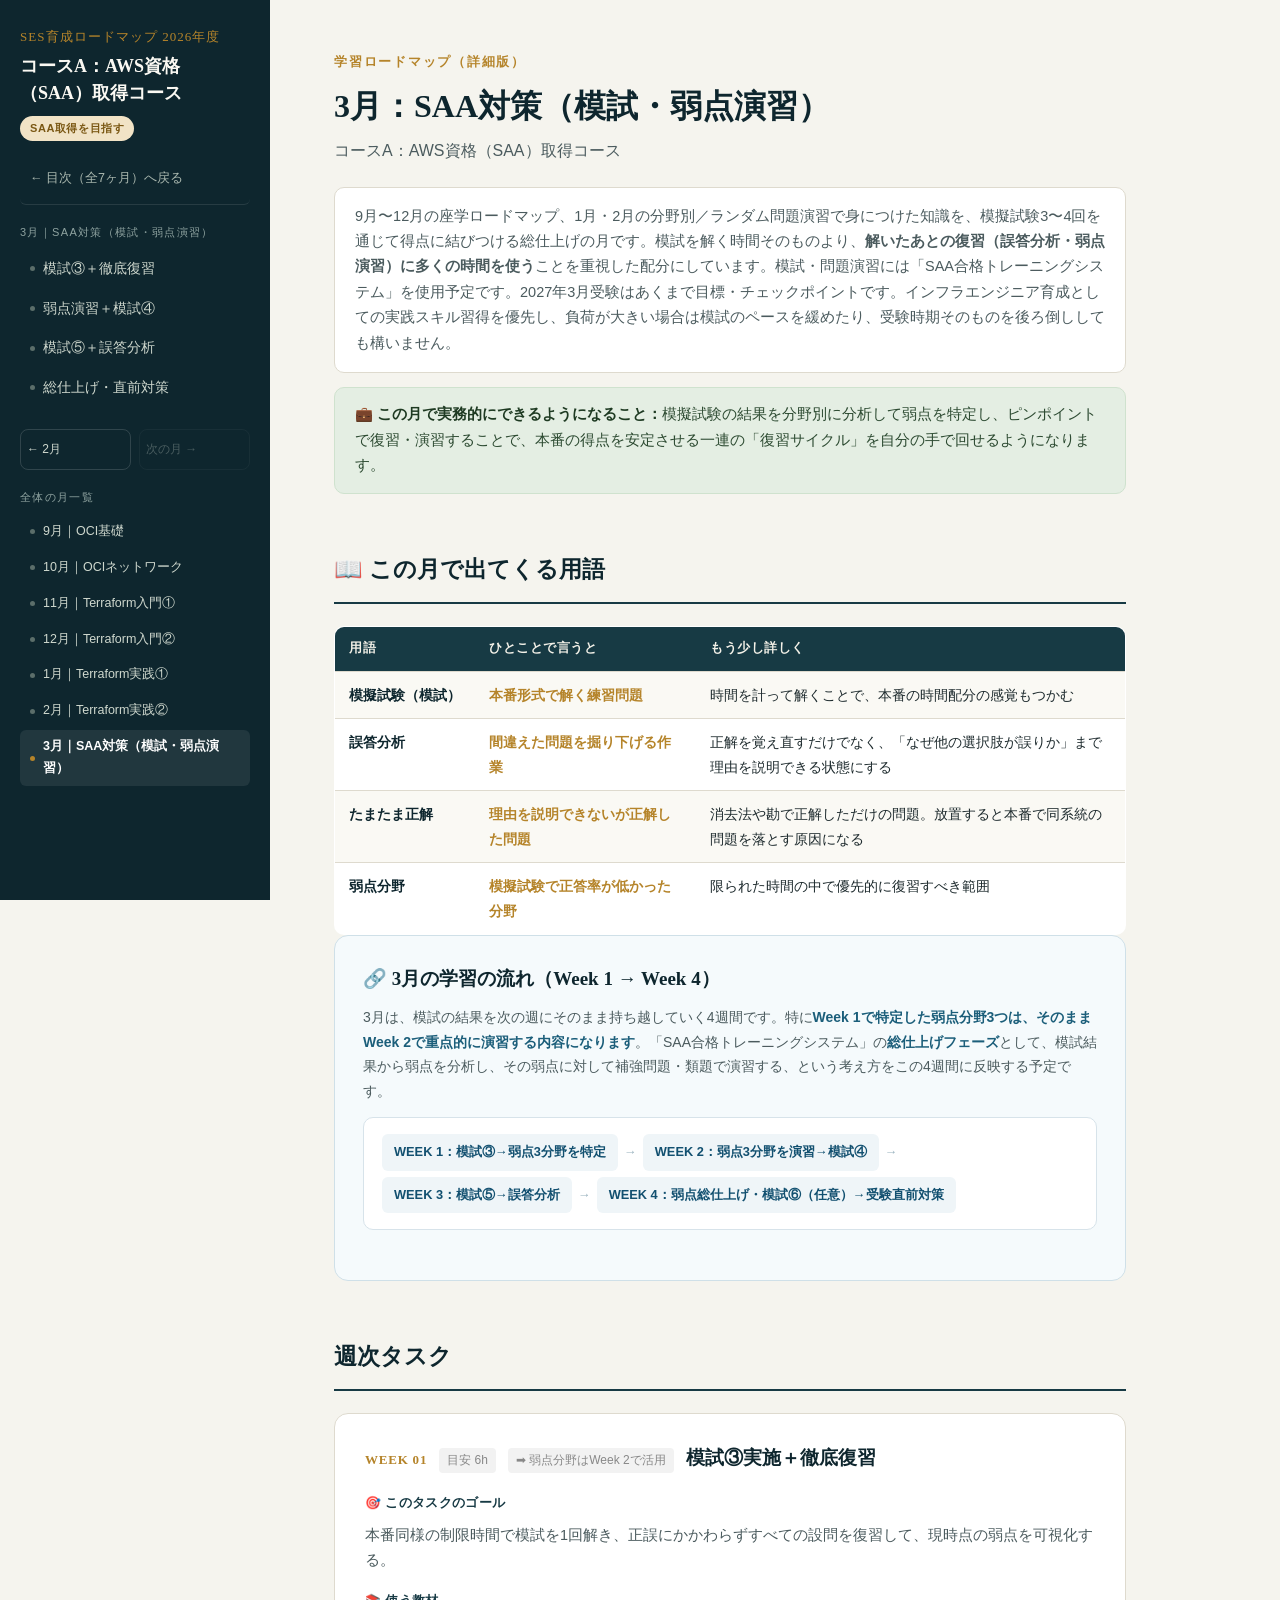
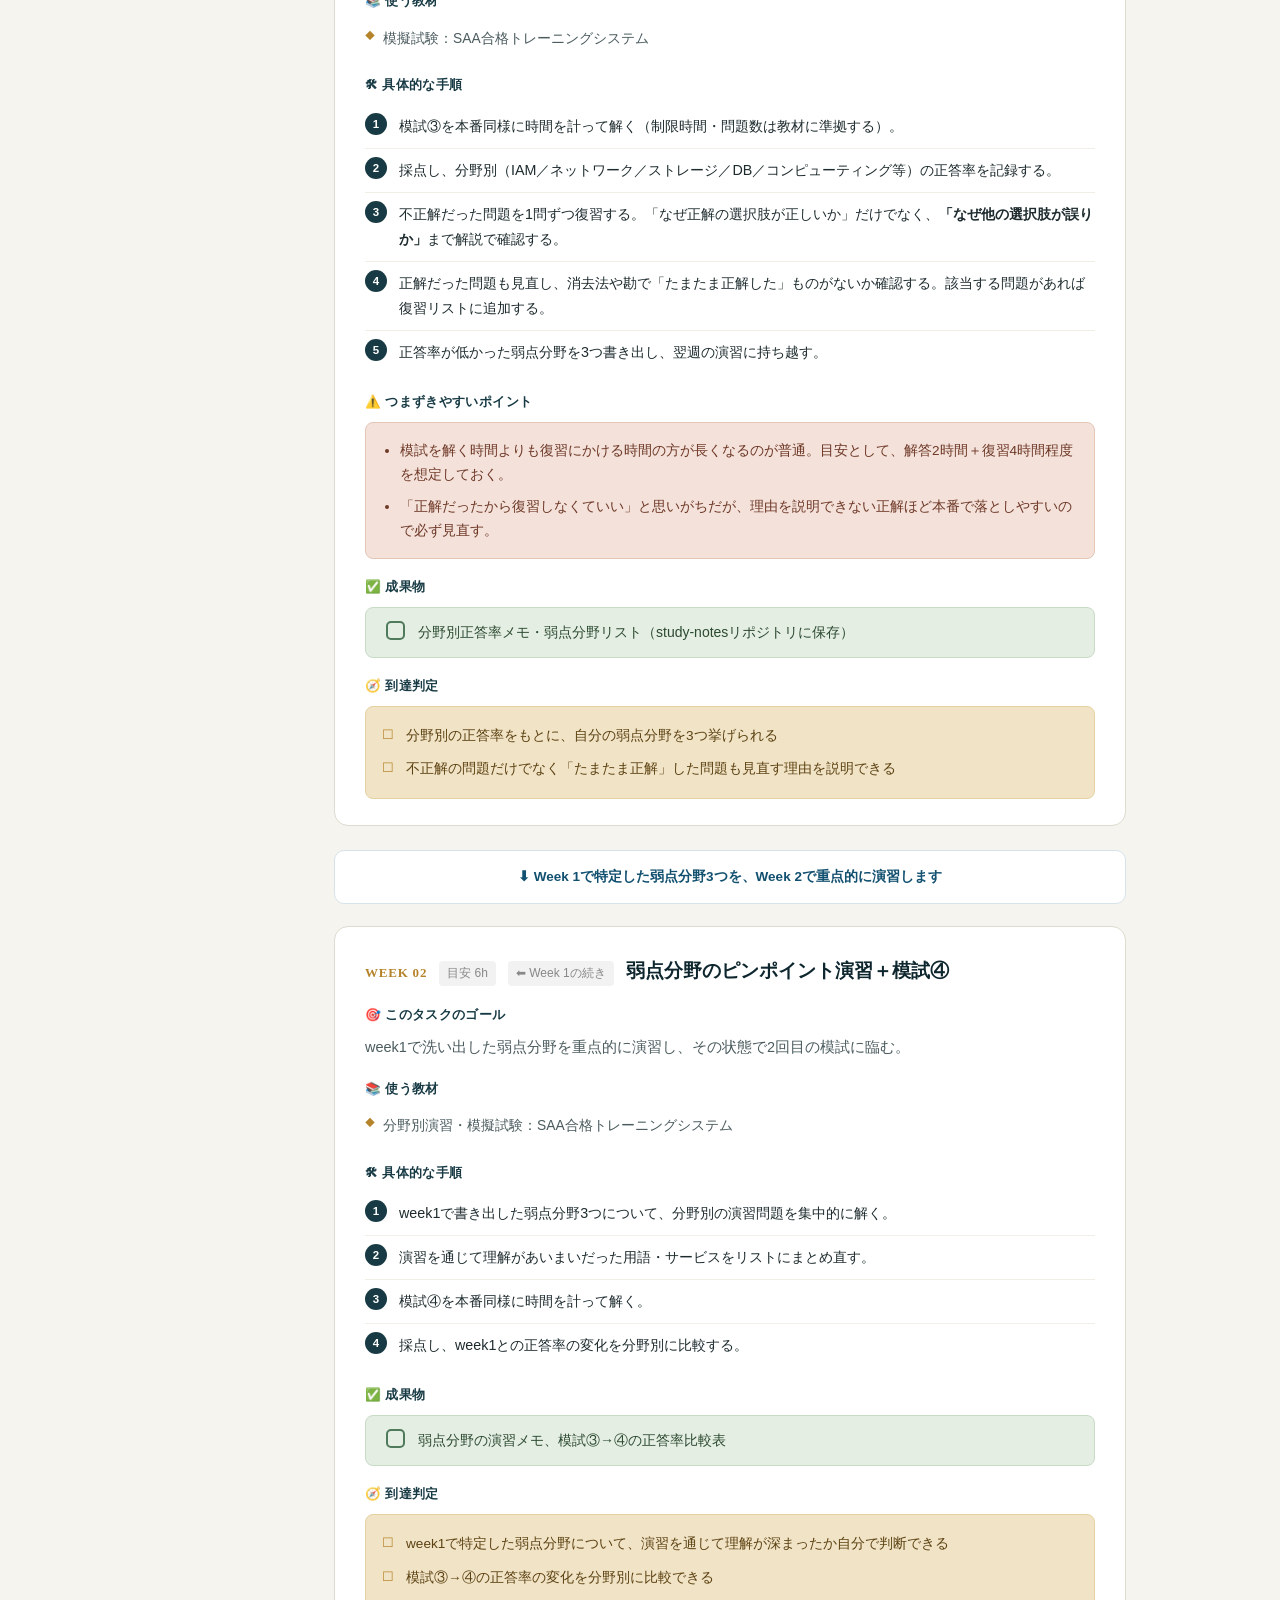
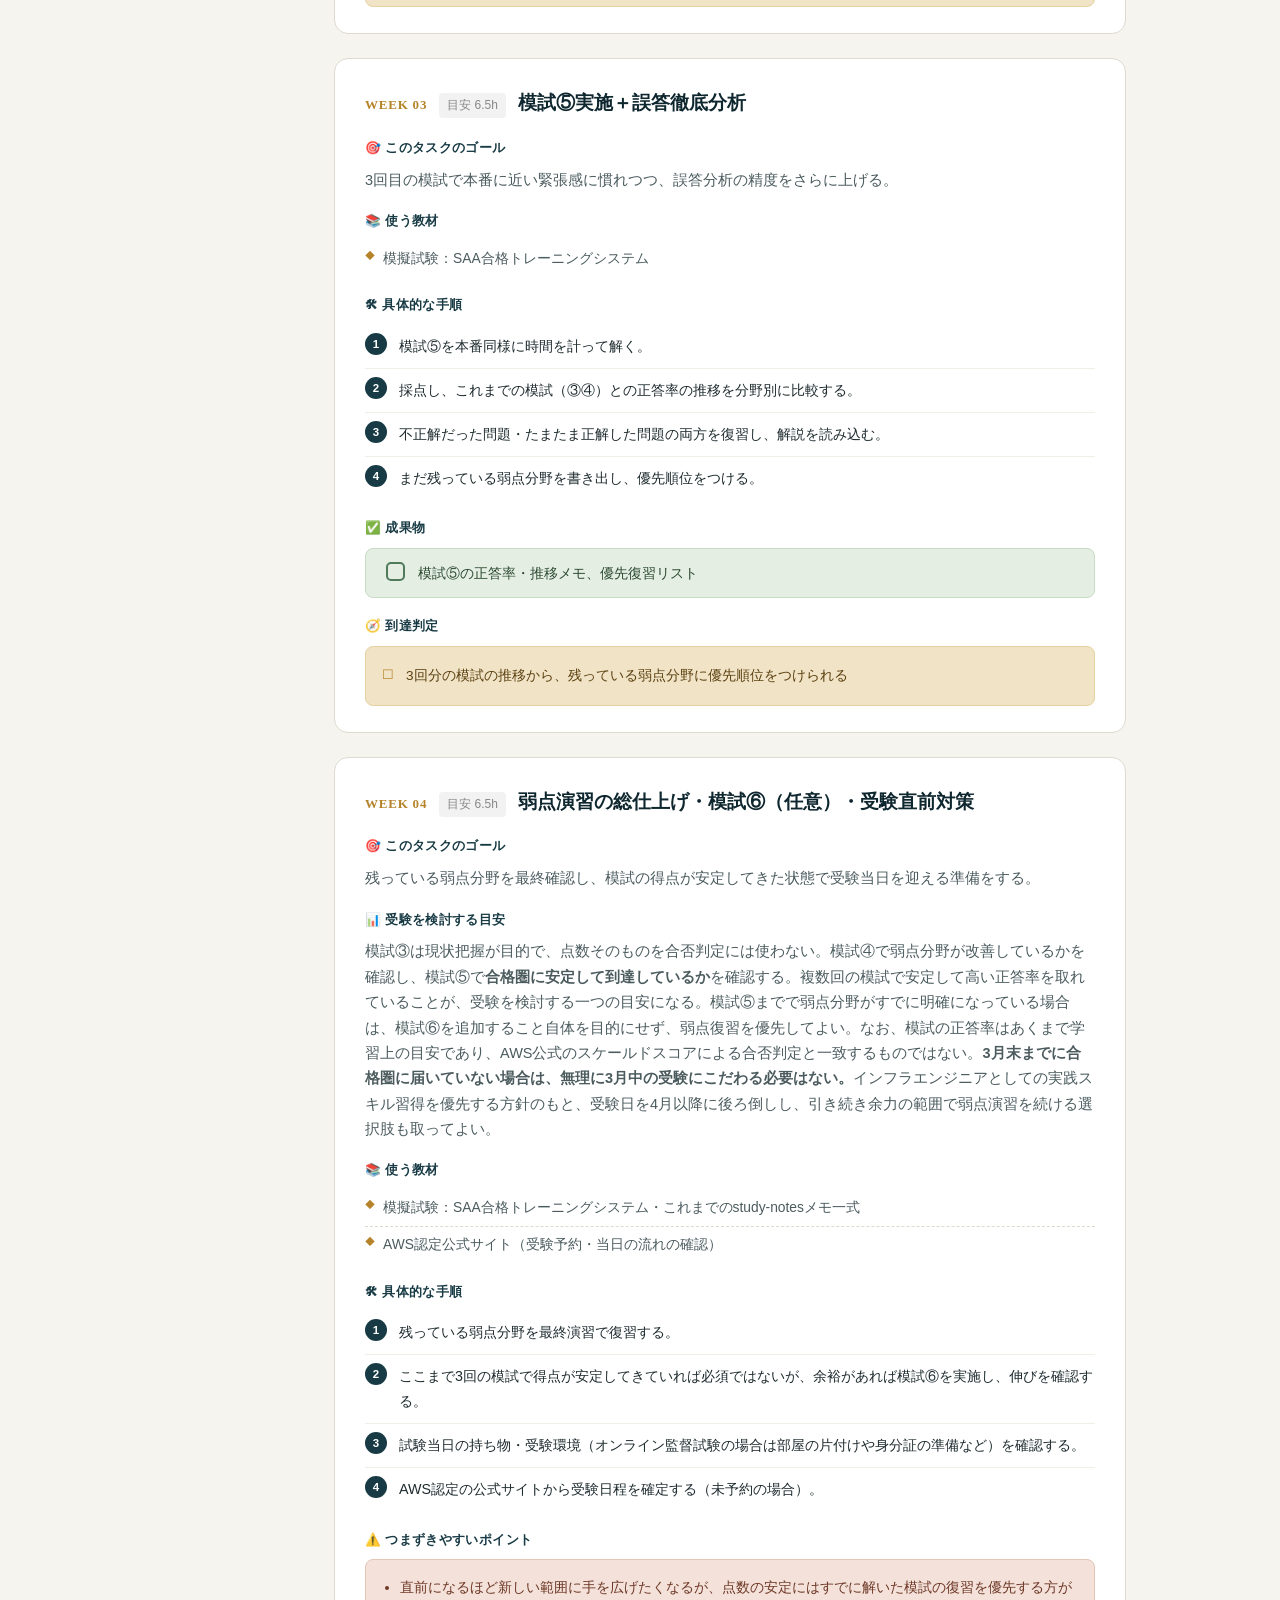
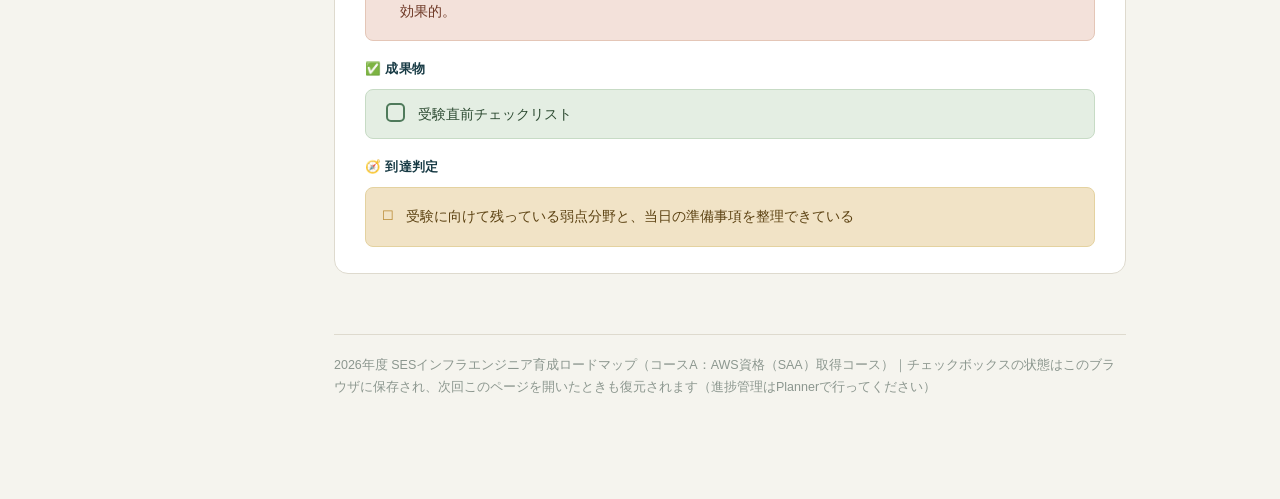
<file: 2027-03.html>
<!DOCTYPE html>
<html lang="ja">
<head>
<meta charset="UTF-8">
<meta name="viewport" content="width=device-width, initial-scale=1.0">
<title>コースA：AWS資格（SAA）取得コース｜3月：SAA対策（模試・弱点演習）</title>
<link rel="stylesheet" href="assets/style.css">
</head>
<body>
<div class="layout">
  <aside class="sidebar">
    <div class="brand">SES育成ロードマップ 2026年度</div>
    <h1>コースA：AWS資格（SAA）取得コース</h1>
    <span class="course-badge a">SAA取得を目指す</span>
    <a class="back-index" href="index.html">← 目次（全7ヶ月）へ戻る</a>
    <div class="nav-group-label">3月｜SAA対策（模試・弱点演習）</div>
    <nav><a href="#w1"><span class="dot"></span>模試③＋徹底復習</a><a href="#w2"><span class="dot"></span>弱点演習＋模試④</a><a href="#w3"><span class="dot"></span>模試⑤＋誤答分析</a><a href="#w4"><span class="dot"></span>総仕上げ・直前対策</a></nav>
    <div class="prevnext"><a href="2027-02.html">← 2月</a><a class="disabled">次の月 →</a></div>
    <div class="nav-group-label">全体の月一覧</div>
    <nav class="month-nav"><a href="2026-09.html"><span class="dot"></span>9月｜OCI基礎</a><a href="2026-10.html"><span class="dot"></span>10月｜OCIネットワーク</a><a href="2026-11.html"><span class="dot"></span>11月｜Terraform入門①</a><a href="2026-12.html"><span class="dot"></span>12月｜Terraform入門②</a><a href="2027-01.html"><span class="dot"></span>1月｜Terraform実践①</a><a href="2027-02.html"><span class="dot"></span>2月｜Terraform実践②</a><a href="2027-03.html" class="current"><span class="dot"></span>3月｜SAA対策（模試・弱点演習）</a></nav>
  </aside>
  <main>
    <div class="doc-header">
      <div class="eyebrow">学習ロードマップ（詳細版）</div>
      <h1>3月：SAA対策（模試・弱点演習）</h1>
      <p class="sub">コースA：AWS資格（SAA）取得コース</p>
      <p class="lead">9月〜12月の座学ロードマップ、1月・2月の分野別／ランダム問題演習で身につけた知識を、模擬試験3〜4回を通じて得点に結びつける総仕上げの月です。模試を解く時間そのものより、<b>解いたあとの復習（誤答分析・弱点演習）に多くの時間を使う</b>ことを重視した配分にしています。模試・問題演習には「SAA合格トレーニングシステム」を使用予定です。2027年3月受験はあくまで目標・チェックポイントです。インフラエンジニア育成としての実践スキル習得を優先し、負荷が大きい場合は模試のペースを緩めたり、受験時期そのものを後ろ倒ししても構いません。</p>
      <p class="practical"><b>💼 この月で実務的にできるようになること：</b>模擬試験の結果を分野別に分析して弱点を特定し、ピンポイントで復習・演習することで、本番の得点を安定させる一連の「復習サイクル」を自分の手で回せるようになります。</p>
    </div>

    <h2 class="section-title" id="glossary">📖 この月で出てくる用語</h2>
    <table class="glossary">
      <tr><th style="width:14%">用語</th><th style="width:28%">ひとことで言うと</th><th>もう少し詳しく</th></tr>
      <tr><td class="term">模擬試験（模試）</td><td class="short">本番形式で解く練習問題</td><td>時間を計って解くことで、本番の時間配分の感覚もつかむ</td></tr><tr><td class="term">誤答分析</td><td class="short">間違えた問題を掘り下げる作業</td><td>正解を覚え直すだけでなく、「なぜ他の選択肢が誤りか」まで理由を説明できる状態にする</td></tr><tr><td class="term">たまたま正解</td><td class="short">理由を説明できないが正解した問題</td><td>消去法や勘で正解しただけの問題。放置すると本番で同系統の問題を落とす原因になる</td></tr><tr><td class="term">弱点分野</td><td class="short">模擬試験で正答率が低かった分野</td><td>限られた時間の中で優先的に復習すべき範囲</td></tr>
    </table>

    <div class="bb-guide" style="margin-bottom:32px;">
      <div class="bb-guide-title">🔗 3月の学習の流れ（Week 1 → Week 4）</div>
      <p class="bb-guide-intro" style="margin-bottom:14px;">3月は、模試の結果を次の週にそのまま持ち越していく4週間です。特に<b>Week 1で特定した弱点分野3つは、そのままWeek 2で重点的に演習する内容になります</b>。「SAA合格トレーニングシステム」の<b>総仕上げフェーズ</b>として、模試結果から弱点を分析し、その弱点に対して補強問題・類題で演習する、という考え方をこの4週間に反映する予定です。</p>
      <div class="bb-flow">
        <span class="bb-step">WEEK 1：模試③→弱点3分野を特定</span><span class="bb-arrow">→</span>
        <span class="bb-step">WEEK 2：弱点3分野を演習→模試④</span><span class="bb-arrow">→</span>
        <span class="bb-step">WEEK 3：模試⑤→誤答分析</span><span class="bb-arrow">→</span>
        <span class="bb-step">WEEK 4：弱点総仕上げ・模試⑥（任意）→受験直前対策</span>
      </div>
    </div>

    <h2 class="section-title">週次タスク</h2>
    
    <div class="week" id="w1">
      <div class="week-head"><span class="week-num">WEEK 01</span><span class="week-hours">目安 6h</span><span class="week-hours">➡ 弱点分野はWeek 2で活用</span><h3>模試③実施＋徹底復習</h3></div>
      <div class="block">
        <div class="block-label">🎯 このタスクのゴール</div>
        <div class="goal-text">本番同様の制限時間で模試を1回解き、正誤にかかわらずすべての設問を復習して、現時点の弱点を可視化する。</div>
      </div>
      <div class="block">
        <div class="block-label">📚 使う教材</div>
        <ul class="materials"><li>模擬試験：SAA合格トレーニングシステム</li></ul>
      </div>
      <div class="block">
        <div class="block-label">🛠 具体的な手順</div>
        <ol class="steps"><li>模試③を本番同様に時間を計って解く（制限時間・問題数は教材に準拠する）。</li><li>採点し、分野別（IAM／ネットワーク／ストレージ／DB／コンピューティング等）の正答率を記録する。</li><li>不正解だった問題を1問ずつ復習する。「なぜ正解の選択肢が正しいか」だけでなく、<b>「なぜ他の選択肢が誤りか」</b>まで解説で確認する。</li><li>正解だった問題も見直し、消去法や勘で「たまたま正解した」ものがないか確認する。該当する問題があれば復習リストに追加する。</li><li>正答率が低かった弱点分野を3つ書き出し、翌週の演習に持ち越す。</li></ol>
      </div>
      <div class="block">
        <div class="block-label">⚠️ つまずきやすいポイント</div>
        <div class="warn-box"><ul><li>模試を解く時間よりも復習にかける時間の方が長くなるのが普通。目安として、解答2時間＋復習4時間程度を想定しておく。</li><li>「正解だったから復習しなくていい」と思いがちだが、理由を説明できない正解ほど本番で落としやすいので必ず見直す。</li></ul></div>
      </div>
      <div class="block">
        <div class="block-label">✅ 成果物</div>
        <label class="deliverable" data-key="w1"><input type="checkbox"><span class="dtext">分野別正答率メモ・弱点分野リスト（study-notesリポジトリに保存）</span></label>
        
      </div>
      <div class="block">
        <div class="block-label">🧭 到達判定</div>
        <div class="criteria-box"><ul><li>分野別の正答率をもとに、自分の弱点分野を3つ挙げられる</li><li>不正解の問題だけでなく「たまたま正解」した問題も見直す理由を説明できる</li></ul></div>
      </div>
    </div>
    <div class="bb-rule">⬇ Week 1で特定した弱点分野3つを、Week 2で重点的に演習します</div>
    <div class="week" id="w2">
      <div class="week-head"><span class="week-num">WEEK 02</span><span class="week-hours">目安 6h</span><span class="week-hours">⬅ Week 1の続き</span><h3>弱点分野のピンポイント演習＋模試④</h3></div>
      <div class="block">
        <div class="block-label">🎯 このタスクのゴール</div>
        <div class="goal-text">week1で洗い出した弱点分野を重点的に演習し、その状態で2回目の模試に臨む。</div>
      </div>
      <div class="block">
        <div class="block-label">📚 使う教材</div>
        <ul class="materials"><li>分野別演習・模擬試験：SAA合格トレーニングシステム</li></ul>
      </div>
      <div class="block">
        <div class="block-label">🛠 具体的な手順</div>
        <ol class="steps"><li>week1で書き出した弱点分野3つについて、分野別の演習問題を集中的に解く。</li><li>演習を通じて理解があいまいだった用語・サービスをリストにまとめ直す。</li><li>模試④を本番同様に時間を計って解く。</li><li>採点し、week1との正答率の変化を分野別に比較する。</li></ol>
      </div>
      <div class="block">
        <div class="block-label">✅ 成果物</div>
        <label class="deliverable" data-key="w2"><input type="checkbox"><span class="dtext">弱点分野の演習メモ、模試③→④の正答率比較表</span></label>
        
      </div>
      <div class="block">
        <div class="block-label">🧭 到達判定</div>
        <div class="criteria-box"><ul><li>week1で特定した弱点分野について、演習を通じて理解が深まったか自分で判断できる</li><li>模試③→④の正答率の変化を分野別に比較できる</li></ul></div>
      </div>
    </div>
    <div class="week" id="w3">
      <div class="week-head"><span class="week-num">WEEK 03</span><span class="week-hours">目安 6.5h</span><h3>模試⑤実施＋誤答徹底分析</h3></div>
      <div class="block">
        <div class="block-label">🎯 このタスクのゴール</div>
        <div class="goal-text">3回目の模試で本番に近い緊張感に慣れつつ、誤答分析の精度をさらに上げる。</div>
      </div>
      <div class="block">
        <div class="block-label">📚 使う教材</div>
        <ul class="materials"><li>模擬試験：SAA合格トレーニングシステム</li></ul>
      </div>
      <div class="block">
        <div class="block-label">🛠 具体的な手順</div>
        <ol class="steps"><li>模試⑤を本番同様に時間を計って解く。</li><li>採点し、これまでの模試（③④）との正答率の推移を分野別に比較する。</li><li>不正解だった問題・たまたま正解した問題の両方を復習し、解説を読み込む。</li><li>まだ残っている弱点分野を書き出し、優先順位をつける。</li></ol>
      </div>
      <div class="block">
        <div class="block-label">✅ 成果物</div>
        <label class="deliverable" data-key="w3"><input type="checkbox"><span class="dtext">模試⑤の正答率・推移メモ、優先復習リスト</span></label>
        
      </div>
      <div class="block">
        <div class="block-label">🧭 到達判定</div>
        <div class="criteria-box"><ul><li>3回分の模試の推移から、残っている弱点分野に優先順位をつけられる</li></ul></div>
      </div>
    </div>
    <div class="week" id="w4">
      <div class="week-head"><span class="week-num">WEEK 04</span><span class="week-hours">目安 6.5h</span><h3>弱点演習の総仕上げ・模試⑥（任意）・受験直前対策</h3></div>
      <div class="block">
        <div class="block-label">🎯 このタスクのゴール</div>
        <div class="goal-text">残っている弱点分野を最終確認し、模試の得点が安定してきた状態で受験当日を迎える準備をする。</div>
      </div>
      <div class="block">
        <div class="block-label">📊 受験を検討する目安</div>
        <div class="goal-text">模試③は現状把握が目的で、点数そのものを合否判定には使わない。模試④で弱点分野が改善しているかを確認し、模試⑤で<b>合格圏に安定して到達しているか</b>を確認する。複数回の模試で安定して高い正答率を取れていることが、受験を検討する一つの目安になる。模試⑤までで弱点分野がすでに明確になっている場合は、模試⑥を追加すること自体を目的にせず、弱点復習を優先してよい。なお、模試の正答率はあくまで学習上の目安であり、AWS公式のスケールドスコアによる合否判定と一致するものではない。<b>3月末までに合格圏に届いていない場合は、無理に3月中の受験にこだわる必要はない。</b>インフラエンジニアとしての実践スキル習得を優先する方針のもと、受験日を4月以降に後ろ倒しし、引き続き余力の範囲で弱点演習を続ける選択肢も取ってよい。</div>
      </div>
      <div class="block">
        <div class="block-label">📚 使う教材</div>
        <ul class="materials"><li>模擬試験：SAA合格トレーニングシステム・これまでのstudy-notesメモ一式</li><li>AWS認定公式サイト（受験予約・当日の流れの確認）</li></ul>
      </div>
      <div class="block">
        <div class="block-label">🛠 具体的な手順</div>
        <ol class="steps"><li>残っている弱点分野を最終演習で復習する。</li><li>ここまで3回の模試で得点が安定してきていれば必須ではないが、余裕があれば模試⑥を実施し、伸びを確認する。</li><li>試験当日の持ち物・受験環境（オンライン監督試験の場合は部屋の片付けや身分証の準備など）を確認する。</li><li>AWS認定の公式サイトから受験日程を確定する（未予約の場合）。</li></ol>
      </div>
      <div class="block">
        <div class="block-label">⚠️ つまずきやすいポイント</div>
        <div class="warn-box"><ul><li>直前になるほど新しい範囲に手を広げたくなるが、点数の安定にはすでに解いた模試の復習を優先する方が効果的。</li></ul></div>
      </div>
      <div class="block">
        <div class="block-label">✅ 成果物</div>
        <label class="deliverable" data-key="w4"><input type="checkbox"><span class="dtext">受験直前チェックリスト</span></label>
        
      </div>
      <div class="block">
        <div class="block-label">🧭 到達判定</div>
        <div class="criteria-box"><ul><li>受験に向けて残っている弱点分野と、当日の準備事項を整理できている</li></ul></div>
      </div>
    </div>

    <footer>
      2026年度 SESインフラエンジニア育成ロードマップ（コースA：AWS資格（SAA）取得コース）｜チェックボックスの状態はこのブラウザに保存され、次回このページを開いたときも復元されます（進捗管理はPlannerで行ってください）
    </footer>
  </main>
</div>
<script>
(function() {
  const STORAGE_KEY = 'roadmap-checklist:courseA-2027-03';
  let storageAvailable = true;
  let saved = {};
  try {
    const raw = window.localStorage.getItem(STORAGE_KEY);
    saved = raw ? JSON.parse(raw) : {};
  } catch (e) {
    storageAvailable = false;
  }

  function persist() {
    if (!storageAvailable) return;
    try {
      window.localStorage.setItem(STORAGE_KEY, JSON.stringify(saved));
    } catch (e) {
      storageAvailable = false;
    }
  }

  const boxes = document.querySelectorAll('.deliverable input[type=checkbox]');
  boxes.forEach(b => {
    const label = b.closest('.deliverable');
    const key = label ? label.getAttribute('data-key') : null;
    if (key && saved[key]) {
      b.checked = true;
      label.classList.add('done');
    }
    b.addEventListener('change', () => {
      label.classList.toggle('done', b.checked);
      if (key) {
        if (b.checked) {
          saved[key] = true;
        } else {
          delete saved[key];
        }
        persist();
      }
    });
  });
})();
</script>
</body>
</html>
</file>
<file: assets/style.css>
:root{
  --paper:#F5F4EE;
  --card:#FFFFFF;
  --ink:#1E2B2E;
  --ink-soft:#4B5B5E;
  --ink-faint:#8C978F;
  --line:#DEDACE;
  --navy:#173A44;
  --navy-deep:#0E262E;
  --accent:#B5842A;
  --accent-soft:#F1E3C6;
  --sage:#4F7A5B;
  --sage-soft:#E4EEE3;
  --brick:#A24B36;
  --brick-soft:#F3E1DA;
  --radius:10px;
}
*{box-sizing:border-box;}
html{scroll-behavior:smooth;}
body{
  margin:0;
  background:var(--paper);
  color:var(--ink);
  font-family:"Hiragino Kaku Gothic ProN","Yu Gothic",-apple-system,BlinkMacSystemFont,"Segoe UI",sans-serif;
  font-size:15.5px;
  line-height:1.75;
}
.layout{display:grid;grid-template-columns:270px minmax(0,1fr);min-height:100vh;}
.sidebar{
  background:var(--navy-deep);color:#EDEAE0;padding:26px 20px 40px;
  position:sticky;top:0;height:100vh;overflow-y:auto;
}
.sidebar .brand{font-family:"Hiragino Mincho ProN","Yu Mincho",serif;font-size:13px;letter-spacing:.08em;color:var(--accent);margin-bottom:4px;}
.sidebar h1{font-family:"Hiragino Mincho ProN","Yu Mincho",serif;font-size:18px;font-weight:600;line-height:1.5;margin:0 0 6px;color:#FBF9F3;}
.sidebar .course-badge{
  display:inline-block;font-size:11px;font-weight:700;letter-spacing:.05em;
  padding:3px 10px;border-radius:20px;margin-bottom:20px;
}
.sidebar .course-badge.a{background:var(--accent-soft);color:#7A5713;}
.sidebar .course-badge.b{background:var(--sage-soft);color:#2C4A31;}
.sidebar a.back-index{
  display:flex;align-items:center;gap:6px;color:#A9B7AE;text-decoration:none;
  font-size:12.5px;margin-bottom:18px;padding-bottom:14px;border-bottom:1px solid rgba(255,255,255,.1);
}
.sidebar a.back-index:hover{color:#fff;}
.sidebar nav{display:flex;flex-direction:column;gap:2px;}
.sidebar .nav-group-label{font-size:11px;letter-spacing:.12em;text-transform:uppercase;color:#8FA3A0;margin:18px 0 8px;}
.sidebar a{color:#CFD8CE;text-decoration:none;font-size:13.5px;padding:7px 10px;border-radius:6px;display:flex;align-items:center;gap:8px;transition:background .15s ease, color .15s ease;}
.sidebar a:hover{background:rgba(255,255,255,.06);color:#fff;}
.sidebar a .dot{width:5px;height:5px;border-radius:50%;background:#5B6E6A;flex:none;}
.month-nav{display:flex;flex-direction:column;gap:1px;margin-top:6px;}
.month-nav a{font-size:12.5px;padding:6px 10px;}
.month-nav a.current{background:rgba(255,255,255,.08);color:#fff;font-weight:700;}
.month-nav a.current .dot{background:var(--accent);}
.prevnext{display:flex;gap:8px;margin-top:22px;}
.prevnext a{
  flex:1;text-align:center;font-size:12px;padding:9px 6px;border:1px solid rgba(255,255,255,.14);
  border-radius:8px;color:#CFD8CE;text-decoration:none;
}
.prevnext a:hover{background:rgba(255,255,255,.07);color:#fff;}
.prevnext a.disabled{opacity:.3;pointer-events:none;}

main{padding:52px 64px 100px;max-width:920px;}
.doc-header{margin-bottom:14px;}
.doc-header .eyebrow{font-size:12.5px;letter-spacing:.14em;text-transform:uppercase;color:var(--accent);font-weight:600;margin-bottom:10px;}
.doc-header h1{font-family:"Hiragino Mincho ProN","Yu Mincho",serif;font-size:32px;line-height:1.4;margin:0 0 8px;color:var(--navy-deep);}
.doc-header .sub{font-size:16px;color:var(--ink-soft);margin:0 0 22px;}
.doc-header .lead{background:var(--card);border:1px solid var(--line);border-radius:var(--radius);padding:16px 20px;color:var(--ink-soft);font-size:14.5px;}

h2.section-title{font-family:"Hiragino Mincho ProN","Yu Mincho",serif;font-size:23px;color:var(--navy-deep);margin:56px 0 22px;padding-bottom:12px;border-bottom:2px solid var(--navy);scroll-margin-top:24px;}

.glossary{width:100%;border-collapse:collapse;background:var(--card);border-radius:var(--radius);overflow:hidden;border:1px solid var(--line);}
.glossary th{background:var(--navy);color:#F3F1E8;text-align:left;font-size:12.5px;letter-spacing:.04em;font-weight:600;padding:11px 14px;}
.glossary td{padding:11px 14px;font-size:14px;border-top:1px solid var(--line);vertical-align:top;}
.glossary tr:nth-child(even) td{background:#FAF9F4;}
.glossary td.term{font-weight:600;color:var(--navy-deep);white-space:nowrap;}
.glossary td.short{color:var(--accent);font-weight:600;}

.week{background:var(--card);border:1px solid var(--line);border-radius:14px;padding:28px 30px 26px;margin-bottom:24px;scroll-margin-top:24px;}
.week-head{display:flex;flex-wrap:wrap;align-items:baseline;gap:8px 12px;margin-bottom:6px;}
.week-num{font-family:"Hiragino Mincho ProN","Yu Mincho",serif;font-size:13px;color:var(--accent);font-weight:700;letter-spacing:.06em;}
.week-hours{font-size:12px;color:#888;font-weight:500;background:#f2f2f2;border-radius:4px;padding:2px 8px;}
.week h3{font-size:18.5px;margin:0;color:var(--navy-deep);font-weight:700;}
.block{margin-top:18px;}
.block-label{font-size:12.5px;font-weight:700;letter-spacing:.03em;color:var(--navy);margin-bottom:8px;display:flex;align-items:center;gap:6px;}
.goal-text{color:var(--ink-soft);font-size:14.5px;}
ul.materials{margin:0;padding-left:0;list-style:none;}
ul.materials li{font-size:13.8px;color:var(--ink-soft);padding:6px 0 6px 18px;position:relative;border-bottom:1px dashed var(--line);}
ul.materials li:last-child{border-bottom:none;}
ul.materials li::before{content:"◆";position:absolute;left:0;top:6px;color:var(--accent);font-size:10px;}
ol.steps{margin:0;padding-left:0;list-style:none;counter-reset:step;}
ol.steps li{counter-increment:step;font-size:14.3px;color:var(--ink);padding:9px 0 9px 34px;position:relative;border-bottom:1px solid #F0EEE5;}
ol.steps li:last-child{border-bottom:none;}
ol.steps li::before{content:counter(step);position:absolute;left:0;top:8px;width:22px;height:22px;border-radius:50%;background:var(--navy);color:#fff;font-size:11.5px;font-weight:700;display:flex;align-items:center;justify-content:center;}
code.inline{background:#EFECE1;color:var(--brick);padding:1px 6px;border-radius:4px;font-family:"SFMono-Regular",Consolas,Menlo,monospace;font-size:12.6px;}
.cmd{background:var(--navy-deep);color:#DCEFE6;font-family:"SFMono-Regular",Consolas,Menlo,monospace;font-size:12.8px;padding:10px 14px;border-radius:8px;margin:8px 0;overflow-x:auto;white-space:pre;}
.warn-box{background:var(--brick-soft);border:1px solid #E4C6B7;border-radius:8px;padding:12px 16px;}
.warn-box ul{margin:0;padding-left:18px;}
.warn-box li{font-size:13.6px;color:#6E3826;padding:4px 0;}

.deliverable{display:flex;align-items:flex-start;gap:10px;background:var(--sage-soft);border:1px solid #C7DBC5;border-radius:8px;padding:12px 16px;cursor:pointer;user-select:none;}
.deliverable input{appearance:none;width:19px;height:19px;flex:none;margin-top:1px;border:2px solid var(--sage);border-radius:5px;display:grid;place-content:center;cursor:pointer;}
.deliverable input::before{content:"";width:10px;height:10px;transform:scale(0);box-shadow:inset 1em 1em var(--sage);clip-path:polygon(14% 44%, 0 65%, 50% 100%, 100% 16%, 80% 0%, 43% 62%);transition:transform .12s ease;}
.deliverable input:checked::before{transform:scale(1);}
.deliverable .dtext{font-size:14px;color:#2C4A31;}
.deliverable.done{opacity:.6;}
.deliverable.done .dtext{text-decoration:line-through;}
.deliverable .dtext .dnone{color:var(--ink-faint);font-style:italic;}

/* 到達判定チェックリスト */
.criteria-box{background:var(--accent-soft);border:1px solid #E4D2A0;border-radius:8px;padding:12px 16px;}
.criteria-box ul{margin:0;padding-left:0;list-style:none;}
.criteria-box li{font-size:13.6px;color:#5C4212;padding:5px 0 5px 24px;position:relative;}
.criteria-box li::before{content:"☐";position:absolute;left:0;top:5px;color:var(--accent);font-size:13px;}
.criteria-box.final{background:var(--brick-soft);border-color:#E4C6B7;}
.criteria-box.final li{color:#6E3826;}
.criteria-box.final li::before{color:var(--brick);}

.sample-box{margin-top:10px;border:1px dashed #C9C3B2;border-radius:8px;background:#FBFAF6;}
.sample-box summary{cursor:pointer;padding:9px 14px;font-size:12.8px;font-weight:700;color:var(--accent);list-style:none;}
.sample-box summary::-webkit-details-marker{display:none;}
.sample-box summary::before{content:"▸ ";}
.sample-box[open] summary::before{content:"▾ ";}
.sample-content{padding:0 16px 14px;font-size:13.2px;color:var(--ink-soft);}
.sample-content table{width:100%;border-collapse:collapse;margin-top:6px;font-size:12.6px;}
.sample-content th,.sample-content td{border:1px solid var(--line);padding:6px 8px;text-align:left;}
.sample-content pre{background:var(--navy-deep);color:#DCEFE6;padding:10px 12px;border-radius:6px;font-family:"SFMono-Regular",Consolas,Menlo,monospace;font-size:12px;overflow-x:auto;white-space:pre;margin:6px 0;}
.sample-content ul{margin:6px 0;padding-left:18px;}
.sample-content li{padding:2px 0;}
.divider-note{text-align:center;font-size:13px;color:var(--ink-faint);margin:36px 0;position:relative;}
.divider-note::before,.divider-note::after{content:"";position:absolute;top:50%;width:38%;height:1px;background:var(--line);}
.divider-note::before{left:0;} .divider-note::after{right:0;}

footer{max-width:920px;margin:60px auto 0;padding:20px 0 0;border-top:1px solid var(--line);color:var(--ink-faint);font-size:12.5px;}

/* index page cards */
.month-grid{display:grid;grid-template-columns:repeat(auto-fit,minmax(260px,1fr));gap:16px;margin-top:24px;}
.month-card{background:var(--card);border:1px solid var(--line);border-radius:14px;padding:22px 24px;text-decoration:none;display:block;transition:border-color .15s ease, transform .15s ease;}
.month-card:hover{border-color:var(--accent);transform:translateY(-2px);}
.month-card .mnum{font-family:"Hiragino Mincho ProN","Yu Mincho",serif;font-size:12px;color:var(--accent);font-weight:700;letter-spacing:.08em;margin-bottom:8px;}
.month-card h3{margin:0 0 8px;font-size:17px;color:var(--navy-deep);}
.month-card p{margin:0;font-size:13px;color:var(--ink-soft);}

@media (max-width:860px){
  .layout{grid-template-columns:1fr;}
  .sidebar{position:relative;height:auto;}
  main{padding:32px 20px 80px;}
}
@media print{
  .sidebar{display:none;}
  .layout{grid-template-columns:1fr;}
  body{background:#fff;}
}

.doc-header .practical{background:var(--sage-soft);border:1px solid #CFE2CE;border-radius:var(--radius);padding:14px 20px;color:#2C4A31;font-size:14.5px;margin-top:10px;}
.doc-header .practical b{color:#1E3A22;}

/* SAA-C03 16週間 座学ロードマップ 並行タスクブロック */
.saa-block{background:#EFF5F8;border:1px solid #CFE0E8;border-radius:10px;padding:18px 22px 20px;}
.saa-label{font-size:12.5px;font-weight:700;letter-spacing:.03em;color:#1B5E7A;margin-bottom:10px;display:flex;align-items:center;gap:6px;}
.saa-theme{font-size:15px;font-weight:700;color:var(--navy-deep);margin-bottom:10px;}
.saa-theme .saa-week-num{color:#1B5E7A;font-weight:700;margin-right:6px;}
table.saa-breakdown{width:100%;border-collapse:collapse;margin-bottom:14px;background:#fff;border-radius:8px;overflow:hidden;border:1px solid #D7E3EA;}
table.saa-breakdown th{background:#1B5E7A;color:#fff;font-size:11.5px;padding:8px 10px;text-align:left;font-weight:600;}
table.saa-breakdown td{padding:8px 10px;font-size:13.3px;border-top:1px solid #E3EDF1;vertical-align:top;color:var(--ink);}
table.saa-breakdown td.time{white-space:nowrap;font-weight:700;color:#1B5E7A;width:64px;}
.saa-sub{font-size:12.3px;font-weight:700;color:#1B5E7A;margin:12px 0 6px;letter-spacing:.02em;}
ul.saa-req{margin:0;padding-left:0;list-style:none;}
ul.saa-req li{font-size:13.3px;color:var(--ink-soft);padding:5px 0 5px 16px;position:relative;}
ul.saa-req li::before{content:"・";position:absolute;left:0;color:#1B5E7A;}
.saa-goal{font-size:13.3px;color:var(--ink-soft);margin-top:12px;padding-top:12px;border-top:1px dashed #D7E3EA;}
.saa-goal b{color:#1B5E7A;}
.saa-material{font-size:12.4px;color:var(--ink-faint);margin-top:8px;}
.saa-material a{color:#1B5E7A;}
.saa-blackbelt{font-size:12.8px;color:var(--ink-soft);margin-top:10px;padding:8px 10px;border-radius:6px;background:#fff;border:1px solid #D7E3EA;}
.saa-blackbelt b{color:#1B5E7A;}
.bb-level{display:inline-block;font-size:11px;font-weight:700;padding:2px 8px;border-radius:10px;margin-right:6px;}
.bb-level.none{background:#EDEFF2;color:#6B7280;}
.bb-level.optional{background:#E7F0F5;color:#1B5E7A;}
.bb-level.recommend{background:#DCEAF0;color:#125070;}
.bb-level.strong{background:#1B5E7A;color:#fff;}

/* Black Beltの使い方：16週間 共通ルール */
.bb-guide{background:#F5FAFC;border:1px solid #CFE0E8;border-radius:14px;padding:26px 28px 28px;margin:0 0 40px;}
.bb-guide .bb-guide-title{font-family:"Hiragino Mincho ProN","Yu Mincho",serif;font-size:19px;font-weight:700;color:var(--navy-deep);margin:0 0 10px;display:flex;align-items:center;gap:8px;}
.bb-guide .bb-guide-intro{font-size:14px;color:var(--ink-soft);margin:0 0 18px;line-height:1.75;}
.bb-guide .bb-guide-intro b{color:#1B5E7A;}
.bb-flow{display:flex;flex-wrap:wrap;align-items:center;gap:6px;font-size:12.8px;font-weight:700;color:#125070;margin:0 0 22px;padding:16px 18px;background:#fff;border-radius:10px;border:1px solid #D7E3EA;}
.bb-flow .bb-step{background:#EFF5F8;padding:7px 12px;border-radius:6px;white-space:nowrap;}
.bb-flow .bb-arrow{color:#9CB4C0;font-weight:400;}
.bb-guide h3.bb-h3{font-size:13.5px;font-weight:700;color:#1B5E7A;letter-spacing:.02em;margin:22px 0 10px;}
.bb-levels{display:grid;grid-template-columns:repeat(2,1fr);gap:12px;margin-bottom:6px;}
.bb-level-card{background:#fff;border:1px solid #D7E3EA;border-radius:10px;padding:14px 16px;}
.bb-level-card .bb-level-head{display:flex;align-items:center;gap:8px;margin-bottom:8px;}
.bb-level-card .bb-level-head span.bb-level{margin-right:0;}
.bb-level-card p{font-size:13px;color:var(--ink-soft);margin:0;line-height:1.65;}
.bb-usecase{display:grid;grid-template-columns:repeat(2,1fr);gap:14px;margin-bottom:6px;}
.bb-usecase-box{background:#fff;border:1px solid #D7E3EA;border-radius:10px;padding:14px 16px;}
.bb-usecase-box .bb-usecase-label{font-size:12.5px;font-weight:700;color:#1B5E7A;margin-bottom:8px;}
.bb-usecase-box ul{margin:0;padding-left:0;list-style:none;}
.bb-usecase-box li{font-size:13px;color:var(--ink-soft);padding:4px 0 4px 14px;position:relative;}
.bb-usecase-box li::before{content:"・";position:absolute;left:0;color:#1B5E7A;}
.bb-rule{background:#fff;border:1px solid #D7E3EA;border-radius:10px;padding:14px 18px;margin:6px 0 22px;text-align:center;font-size:13.5px;font-weight:700;color:#125070;}
.bb-example{background:#fff;border:1px dashed #1B5E7A;border-radius:10px;padding:18px 20px;}
.bb-example .bb-example-label{font-size:12.5px;font-weight:700;color:#1B5E7A;margin-bottom:10px;}
.bb-example ol{margin:0;padding-left:0;list-style:none;counter-reset:bbstep;}
.bb-example ol li{counter-increment:bbstep;font-size:13.3px;color:var(--ink);padding:6px 0 6px 30px;position:relative;border-bottom:1px solid #EEF3F5;}
.bb-example ol li:last-child{border-bottom:none;}
.bb-example ol li::before{content:counter(bbstep);position:absolute;left:0;top:6px;width:18px;height:18px;border-radius:50%;background:#1B5E7A;color:#fff;font-size:10px;font-weight:700;display:flex;align-items:center;justify-content:center;}
.bb-example .bb-example-note{font-size:12.6px;color:var(--ink-faint);margin-top:12px;padding-top:12px;border-top:1px dashed #D7E3EA;}
.bb-guide .bb-crossref{font-size:12.6px;color:var(--ink-faint);margin-top:4px;}
.bb-guide .bb-crossref a{color:#1B5E7A;}
@media (max-width:700px){
  .bb-levels,.bb-usecase{grid-template-columns:1fr;}
}
</file>
